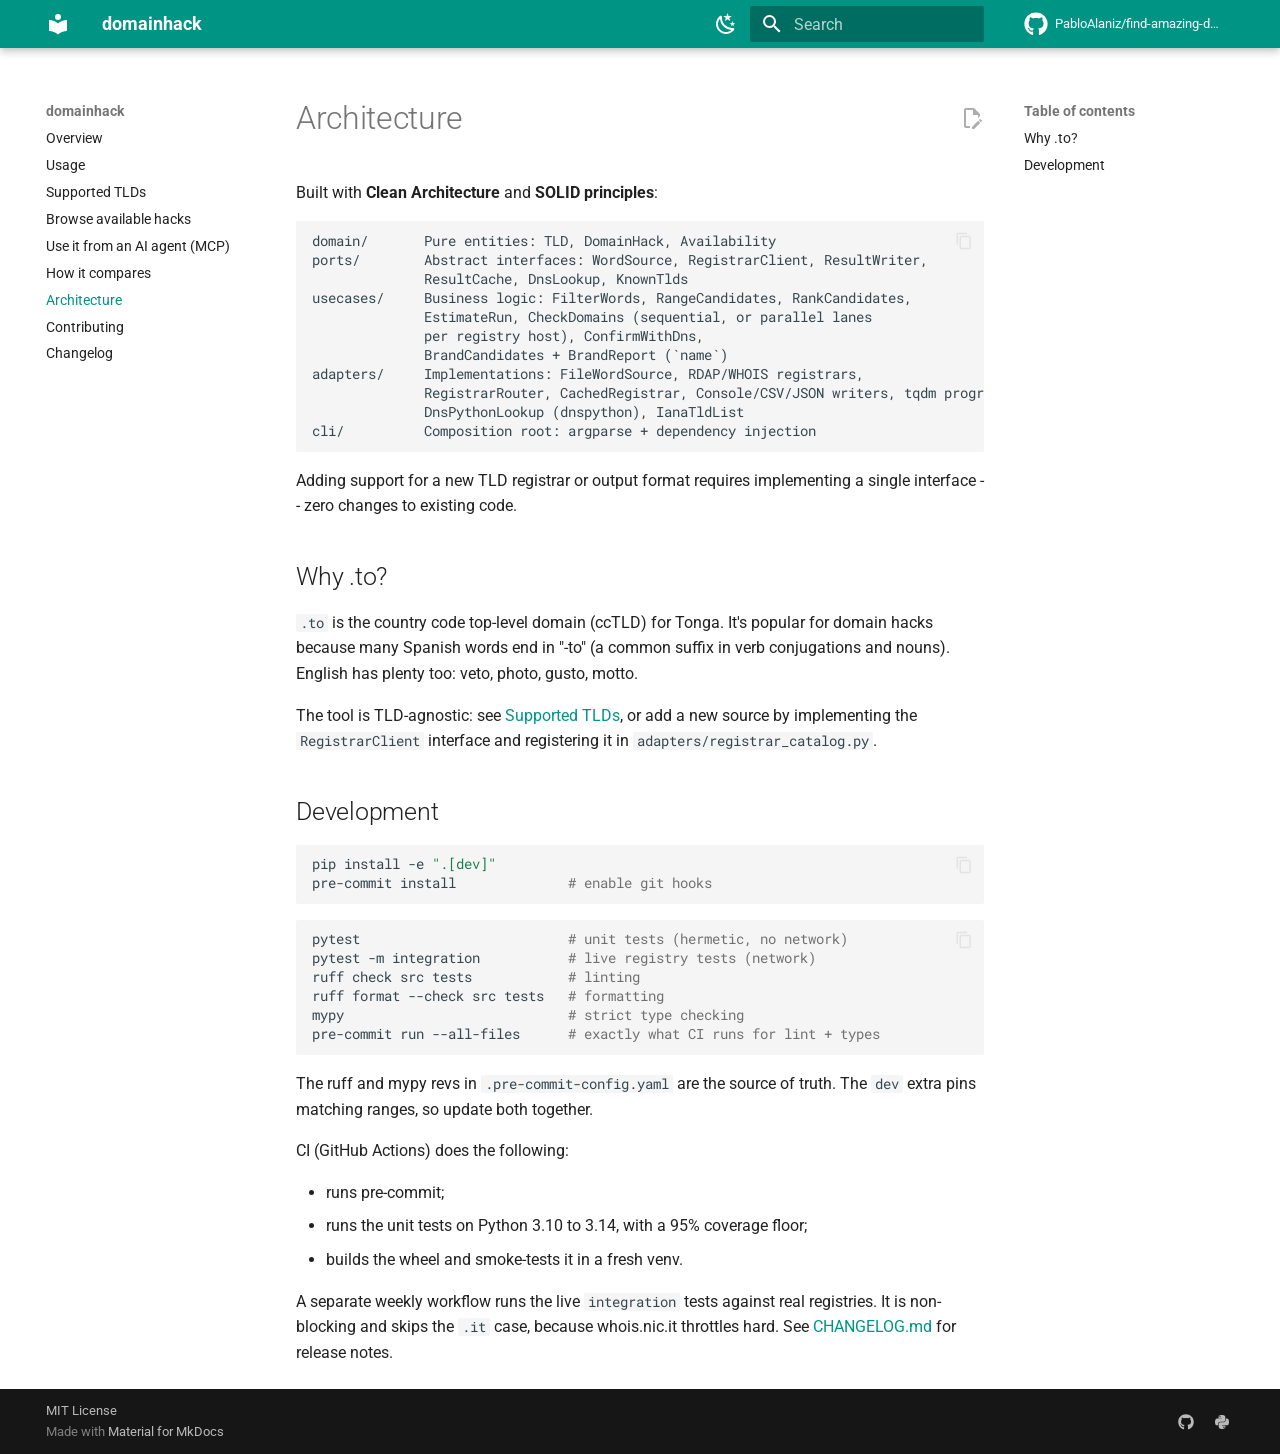
<file: architecture/index.html>
<!doctype html>
<html lang="en" class="no-js">
  <head>
    
      <meta charset="utf-8">
      <meta name="viewport" content="width=device-width,initial-scale=1">
      
        <meta name="description" content="Find domain hacks hiding in real words. Live RDAP and WHOIS availability checks on 170 country-code TLDs plus every generic TLD, with no API keys.">
      
      
      
        <link rel="canonical" href="https://pabloalaniz.github.io/find-amazing-domains/architecture/">
      
      
        <link rel="prev" href="../compare/">
      
      
        <link rel="next" href="../contributing/">
      
      
        
      
      
      <link rel="icon" href="../assets/images/favicon.png">
      <meta name="generator" content="mkdocs-1.6.1, mkdocs-material-9.8.2">
    
    
      
        <title>Architecture - domainhack</title>
      
    
    
      <link rel="stylesheet" href="../assets/stylesheets/main.57a0d79d.min.css">
      
        
        <link rel="stylesheet" href="../assets/stylesheets/palette.fb2fffe2.min.css">
      
      


    
    
      
    
    
      
        
        
        <link rel="preconnect" href="https://fonts.gstatic.com" crossorigin>
        <link rel="stylesheet" href="https://fonts.googleapis.com/css?family=Roboto:300,300i,400,400i,700,700i%7CRoboto+Mono:400,400i,700,700i&display=fallback">
        <style>:root{--md-text-font:"Roboto";--md-code-font:"Roboto Mono"}</style>
      
    
    
      <link rel="stylesheet" href="../stylesheets/browse.css">
    
    <script>__md_scope=new URL("..",location),__md_hash=e=>[...e].reduce(((e,_)=>(e<<5)-e+_.charCodeAt(0)),0),__md_get=(e,_=localStorage,t=__md_scope)=>JSON.parse(_.getItem(t.pathname+"."+e)),__md_set=(e,_,t=localStorage,a=__md_scope)=>{try{t.setItem(a.pathname+"."+e,JSON.stringify(_))}catch(e){}}</script>
    
      

    
    
  </head>
  
  
    
    
      
    
    
    
    
    <body dir="ltr" data-md-color-scheme="default" data-md-color-primary="teal" data-md-color-accent="teal">
  
    
    <input class="md-toggle" data-md-toggle="drawer" type="checkbox" id="__drawer" autocomplete="off">
    <input class="md-toggle" data-md-toggle="search" type="checkbox" id="__search" autocomplete="off">
    <label class="md-overlay" for="__drawer"></label>
    <div data-md-component="skip">
      
        
        <a href="#architecture" class="md-skip">
          Skip to content
        </a>
      
    </div>
    <div data-md-component="announce">
      
    </div>
    
    
      

  

<header class="md-header md-header--shadow" data-md-component="header">
  <nav class="md-header__inner md-grid" aria-label="Header">
    <a href=".." title="domainhack" class="md-header__button md-logo" aria-label="domainhack" data-md-component="logo">
      
  
  <svg xmlns="http://www.w3.org/2000/svg" viewBox="0 0 24 24"><path d="M12 8a3 3 0 0 0 3-3 3 3 0 0 0-3-3 3 3 0 0 0-3 3 3 3 0 0 0 3 3m0 3.54C9.64 9.35 6.5 8 3 8v11c3.5 0 6.64 1.35 9 3.54 2.36-2.19 5.5-3.54 9-3.54V8c-3.5 0-6.64 1.35-9 3.54"/></svg>

    </a>
    <label class="md-header__button md-icon" for="__drawer">
      
      <svg xmlns="http://www.w3.org/2000/svg" viewBox="0 0 24 24"><path d="M3 6h18v2H3zm0 5h18v2H3zm0 5h18v2H3z"/></svg>
    </label>
    <div class="md-header__title" data-md-component="header-title">
      <div class="md-header__ellipsis">
        <div class="md-header__topic">
          <span class="md-ellipsis">
            domainhack
          </span>
        </div>
        <div class="md-header__topic" data-md-component="header-topic">
          <span class="md-ellipsis">
            
              Architecture
            
          </span>
        </div>
      </div>
    </div>
    
      
        <form class="md-header__option" data-md-component="palette">
  
    
    
    
    <input class="md-option" data-md-color-media="(prefers-color-scheme: light)" data-md-color-scheme="default" data-md-color-primary="teal" data-md-color-accent="teal"  aria-label="Dark mode"  type="radio" name="__palette" id="__palette_0">
    
      <label class="md-header__button md-icon" title="Dark mode" for="__palette_1" hidden>
        <svg xmlns="http://www.w3.org/2000/svg" viewBox="0 0 24 24"><path d="m17.75 4.09-2.53 1.94.91 3.06-2.63-1.81-2.63 1.81.91-3.06-2.53-1.94L12.44 4l1.06-3 1.06 3zm3.5 6.91-1.64 1.25.59 1.98-1.7-1.17-1.7 1.17.59-1.98L15.75 11l2.06-.05L18.5 9l.69 1.95zm-2.28 4.95c.83-.08 1.72 1.1 1.19 1.85-.32.45-.66.87-1.08 1.27C15.17 23 8.84 23 4.94 19.07c-3.91-3.9-3.91-10.24 0-14.14.4-.4.82-.76 1.27-1.08.75-.53 1.93.36 1.85 1.19-.27 2.86.69 5.83 2.89 8.02a9.96 9.96 0 0 0 8.02 2.89m-1.64 2.02a12.08 12.08 0 0 1-7.8-3.47c-2.17-2.19-3.33-5-3.49-7.82-2.81 3.14-2.7 7.96.31 10.98 3.02 3.01 7.84 3.12 10.98.31"/></svg>
      </label>
    
  
    
    
    
    <input class="md-option" data-md-color-media="(prefers-color-scheme: dark)" data-md-color-scheme="slate" data-md-color-primary="teal" data-md-color-accent="teal"  aria-label="Light mode"  type="radio" name="__palette" id="__palette_1">
    
      <label class="md-header__button md-icon" title="Light mode" for="__palette_0" hidden>
        <svg xmlns="http://www.w3.org/2000/svg" viewBox="0 0 24 24"><path d="M12 7a5 5 0 0 1 5 5 5 5 0 0 1-5 5 5 5 0 0 1-5-5 5 5 0 0 1 5-5m0 2a3 3 0 0 0-3 3 3 3 0 0 0 3 3 3 3 0 0 0 3-3 3 3 0 0 0-3-3m0-7 2.39 3.42C13.65 5.15 12.84 5 12 5s-1.65.15-2.39.42zM3.34 7l4.16-.35A7.2 7.2 0 0 0 5.94 8.5c-.44.74-.69 1.5-.83 2.29zm.02 10 1.76-3.77a7.131 7.131 0 0 0 2.38 4.14zM20.65 7l-1.77 3.79a7.02 7.02 0 0 0-2.38-4.15zm-.01 10-4.14.36c.59-.51 1.12-1.14 1.54-1.86.42-.73.69-1.5.83-2.29zM12 22l-2.41-3.44c.74.27 1.55.44 2.41.44.82 0 1.63-.17 2.37-.44z"/></svg>
      </label>
    
  
</form>
      
    
    
      <script>var palette=__md_get("__palette");if(palette&&palette.color){if("(prefers-color-scheme)"===palette.color.media){var media=matchMedia("(prefers-color-scheme: light)"),input=document.querySelector(media.matches?"[data-md-color-media='(prefers-color-scheme: light)']":"[data-md-color-media='(prefers-color-scheme: dark)']");palette.color.media=input.getAttribute("data-md-color-media"),palette.color.scheme=input.getAttribute("data-md-color-scheme"),palette.color.primary=input.getAttribute("data-md-color-primary"),palette.color.accent=input.getAttribute("data-md-color-accent")}for(var[key,value]of Object.entries(palette.color))document.body.setAttribute("data-md-color-"+key,value)}</script>
    
    
    
      
      
        <label class="md-header__button md-icon" for="__search">
          
          <svg xmlns="http://www.w3.org/2000/svg" viewBox="0 0 24 24"><path d="M9.5 3A6.5 6.5 0 0 1 16 9.5c0 1.61-.59 3.09-1.56 4.23l.27.27h.79l5 5-1.5 1.5-5-5v-.79l-.27-.27A6.52 6.52 0 0 1 9.5 16 6.5 6.5 0 0 1 3 9.5 6.5 6.5 0 0 1 9.5 3m0 2C7 5 5 7 5 9.5S7 14 9.5 14 14 12 14 9.5 12 5 9.5 5"/></svg>
        </label>
        <div class="md-search" data-md-component="search" role="dialog">
  <label class="md-search__overlay" for="__search"></label>
  <div class="md-search__inner" role="search">
    <form class="md-search__form" name="search">
      <input type="text" class="md-search__input" name="query" aria-label="Search" placeholder="Search" autocapitalize="off" autocorrect="off" autocomplete="off" spellcheck="false" data-md-component="search-query" required>
      <label class="md-search__icon md-icon" for="__search">
        
        <svg xmlns="http://www.w3.org/2000/svg" viewBox="0 0 24 24"><path d="M9.5 3A6.5 6.5 0 0 1 16 9.5c0 1.61-.59 3.09-1.56 4.23l.27.27h.79l5 5-1.5 1.5-5-5v-.79l-.27-.27A6.52 6.52 0 0 1 9.5 16 6.5 6.5 0 0 1 3 9.5 6.5 6.5 0 0 1 9.5 3m0 2C7 5 5 7 5 9.5S7 14 9.5 14 14 12 14 9.5 12 5 9.5 5"/></svg>
        
        <svg xmlns="http://www.w3.org/2000/svg" viewBox="0 0 24 24"><path d="M20 11v2H8l5.5 5.5-1.42 1.42L4.16 12l7.92-7.92L13.5 5.5 8 11z"/></svg>
      </label>
      <nav class="md-search__options" aria-label="Search">
        
        <button type="reset" class="md-search__icon md-icon" title="Clear" aria-label="Clear" tabindex="-1">
          
          <svg xmlns="http://www.w3.org/2000/svg" viewBox="0 0 24 24"><path d="M19 6.41 17.59 5 12 10.59 6.41 5 5 6.41 10.59 12 5 17.59 6.41 19 12 13.41 17.59 19 19 17.59 13.41 12z"/></svg>
        </button>
      </nav>
      
        <div class="md-search__suggest" data-md-component="search-suggest"></div>
      
    </form>
    <div class="md-search__output">
      <div class="md-search__scrollwrap" tabindex="0" data-md-scrollfix>
        <div class="md-search-result" data-md-component="search-result">
          <div class="md-search-result__meta">
            Initializing search
          </div>
          <ol class="md-search-result__list" role="presentation"></ol>
        </div>
      </div>
    </div>
  </div>
</div>
      
    
    
      <div class="md-header__source">
        <a href="https://github.com/PabloAlaniz/find-amazing-domains" title="Go to repository" class="md-source" data-md-component="source">
  <div class="md-source__icon md-icon">
    
    <svg xmlns="http://www.w3.org/2000/svg" viewBox="0 0 512 512"><!--! Font Awesome Free 7.1.0 by @fontawesome - https://fontawesome.com License - https://fontawesome.com/license/free (Icons: CC BY 4.0, Fonts: SIL OFL 1.1, Code: MIT License) Copyright 2025 Fonticons, Inc.--><path d="M173.9 397.4c0 2-2.3 3.6-5.2 3.6-3.3.3-5.6-1.3-5.6-3.6 0-2 2.3-3.6 5.2-3.6 3-.3 5.6 1.3 5.6 3.6m-31.1-4.5c-.7 2 1.3 4.3 4.3 4.9 2.6 1 5.6 0 6.2-2s-1.3-4.3-4.3-5.2c-2.6-.7-5.5.3-6.2 2.3m44.2-1.7c-2.9.7-4.9 2.6-4.6 4.9.3 2 2.9 3.3 5.9 2.6 2.9-.7 4.9-2.6 4.6-4.6-.3-1.9-3-3.2-5.9-2.9M252.8 8C114.1 8 8 113.3 8 252c0 110.9 69.8 205.8 169.5 239.2 12.8 2.3 17.3-5.6 17.3-12.1 0-6.2-.3-40.4-.3-61.4 0 0-70 15-84.7-29.8 0 0-11.4-29.1-27.8-36.6 0 0-22.9-15.7 1.6-15.4 0 0 24.9 2 38.6 25.8 21.9 38.6 58.6 27.5 72.9 20.9 2.3-16 8.8-27.1 16-33.7-55.9-6.2-112.3-14.3-112.3-110.5 0-27.5 7.6-41.3 23.6-58.9-2.6-6.5-11.1-33.3 2.6-67.9 20.9-6.5 69 27 69 27 20-5.6 41.5-8.5 62.8-8.5s42.8 2.9 62.8 8.5c0 0 48.1-33.6 69-27 13.7 34.7 5.2 61.4 2.6 67.9 16 17.7 25.8 31.5 25.8 58.9 0 96.5-58.9 104.2-114.8 110.5 9.2 7.9 17 22.9 17 46.4 0 33.7-.3 75.4-.3 83.6 0 6.5 4.6 14.4 17.3 12.1C436.2 457.8 504 362.9 504 252 504 113.3 391.5 8 252.8 8M105.2 352.9c-1.3 1-1 3.3.7 5.2 1.6 1.6 3.9 2.3 5.2 1 1.3-1 1-3.3-.7-5.2-1.6-1.6-3.9-2.3-5.2-1m-10.8-8.1c-.7 1.3.3 2.9 2.3 3.9 1.6 1 3.6.7 4.3-.7.7-1.3-.3-2.9-2.3-3.9-2-.6-3.6-.3-4.3.7m32.4 35.6c-1.6 1.3-1 4.3 1.3 6.2 2.3 2.3 5.2 2.6 6.5 1 1.3-1.3.7-4.3-1.3-6.2-2.2-2.3-5.2-2.6-6.5-1m-11.4-14.7c-1.6 1-1.6 3.6 0 5.9s4.3 3.3 5.6 2.3c1.6-1.3 1.6-3.9 0-6.2-1.4-2.3-4-3.3-5.6-2"/></svg>
  </div>
  <div class="md-source__repository">
    PabloAlaniz/find-amazing-domains
  </div>
</a>
      </div>
    
  </nav>
  
</header>
    
    <div class="md-container" data-md-component="container">
      
      
        
          
        
      
      <main class="md-main" data-md-component="main">
        <div class="md-main__inner md-grid">
          
            
              
              <div class="md-sidebar md-sidebar--primary" data-md-component="sidebar" data-md-type="navigation" >
                <div class="md-sidebar__scrollwrap">
                  <div class="md-sidebar__inner">
                    



<nav class="md-nav md-nav--primary" aria-label="Navigation" data-md-level="0">
  <label class="md-nav__title" for="__drawer">
    <a href=".." title="domainhack" class="md-nav__button md-logo" aria-label="domainhack" data-md-component="logo">
      
  
  <svg xmlns="http://www.w3.org/2000/svg" viewBox="0 0 24 24"><path d="M12 8a3 3 0 0 0 3-3 3 3 0 0 0-3-3 3 3 0 0 0-3 3 3 3 0 0 0 3 3m0 3.54C9.64 9.35 6.5 8 3 8v11c3.5 0 6.64 1.35 9 3.54 2.36-2.19 5.5-3.54 9-3.54V8c-3.5 0-6.64 1.35-9 3.54"/></svg>

    </a>
    domainhack
  </label>
  
    <div class="md-nav__source">
      <a href="https://github.com/PabloAlaniz/find-amazing-domains" title="Go to repository" class="md-source" data-md-component="source">
  <div class="md-source__icon md-icon">
    
    <svg xmlns="http://www.w3.org/2000/svg" viewBox="0 0 512 512"><!--! Font Awesome Free 7.1.0 by @fontawesome - https://fontawesome.com License - https://fontawesome.com/license/free (Icons: CC BY 4.0, Fonts: SIL OFL 1.1, Code: MIT License) Copyright 2025 Fonticons, Inc.--><path d="M173.9 397.4c0 2-2.3 3.6-5.2 3.6-3.3.3-5.6-1.3-5.6-3.6 0-2 2.3-3.6 5.2-3.6 3-.3 5.6 1.3 5.6 3.6m-31.1-4.5c-.7 2 1.3 4.3 4.3 4.9 2.6 1 5.6 0 6.2-2s-1.3-4.3-4.3-5.2c-2.6-.7-5.5.3-6.2 2.3m44.2-1.7c-2.9.7-4.9 2.6-4.6 4.9.3 2 2.9 3.3 5.9 2.6 2.9-.7 4.9-2.6 4.6-4.6-.3-1.9-3-3.2-5.9-2.9M252.8 8C114.1 8 8 113.3 8 252c0 110.9 69.8 205.8 169.5 239.2 12.8 2.3 17.3-5.6 17.3-12.1 0-6.2-.3-40.4-.3-61.4 0 0-70 15-84.7-29.8 0 0-11.4-29.1-27.8-36.6 0 0-22.9-15.7 1.6-15.4 0 0 24.9 2 38.6 25.8 21.9 38.6 58.6 27.5 72.9 20.9 2.3-16 8.8-27.1 16-33.7-55.9-6.2-112.3-14.3-112.3-110.5 0-27.5 7.6-41.3 23.6-58.9-2.6-6.5-11.1-33.3 2.6-67.9 20.9-6.5 69 27 69 27 20-5.6 41.5-8.5 62.8-8.5s42.8 2.9 62.8 8.5c0 0 48.1-33.6 69-27 13.7 34.7 5.2 61.4 2.6 67.9 16 17.7 25.8 31.5 25.8 58.9 0 96.5-58.9 104.2-114.8 110.5 9.2 7.9 17 22.9 17 46.4 0 33.7-.3 75.4-.3 83.6 0 6.5 4.6 14.4 17.3 12.1C436.2 457.8 504 362.9 504 252 504 113.3 391.5 8 252.8 8M105.2 352.9c-1.3 1-1 3.3.7 5.2 1.6 1.6 3.9 2.3 5.2 1 1.3-1 1-3.3-.7-5.2-1.6-1.6-3.9-2.3-5.2-1m-10.8-8.1c-.7 1.3.3 2.9 2.3 3.9 1.6 1 3.6.7 4.3-.7.7-1.3-.3-2.9-2.3-3.9-2-.6-3.6-.3-4.3.7m32.4 35.6c-1.6 1.3-1 4.3 1.3 6.2 2.3 2.3 5.2 2.6 6.5 1 1.3-1.3.7-4.3-1.3-6.2-2.2-2.3-5.2-2.6-6.5-1m-11.4-14.7c-1.6 1-1.6 3.6 0 5.9s4.3 3.3 5.6 2.3c1.6-1.3 1.6-3.9 0-6.2-1.4-2.3-4-3.3-5.6-2"/></svg>
  </div>
  <div class="md-source__repository">
    PabloAlaniz/find-amazing-domains
  </div>
</a>
    </div>
  
  <ul class="md-nav__list" data-md-scrollfix>
    
      
      
  
  
  
  
    <li class="md-nav__item">
      <a href=".." class="md-nav__link">
        
  
  
  <span class="md-ellipsis">
    
  
    Overview
  

    
  </span>
  
  

      </a>
    </li>
  

    
      
      
  
  
  
  
    <li class="md-nav__item">
      <a href="../usage/" class="md-nav__link">
        
  
  
  <span class="md-ellipsis">
    
  
    Usage
  

    
  </span>
  
  

      </a>
    </li>
  

    
      
      
  
  
  
  
    <li class="md-nav__item">
      <a href="../tlds/" class="md-nav__link">
        
  
  
  <span class="md-ellipsis">
    
  
    Supported TLDs
  

    
  </span>
  
  

      </a>
    </li>
  

    
      
      
  
  
  
  
    <li class="md-nav__item">
      <a href="../browse/" class="md-nav__link">
        
  
  
  <span class="md-ellipsis">
    
  
    Browse available hacks
  

    
  </span>
  
  

      </a>
    </li>
  

    
      
      
  
  
  
  
    <li class="md-nav__item">
      <a href="../mcp/" class="md-nav__link">
        
  
  
  <span class="md-ellipsis">
    
  
    Use it from an AI agent (MCP)
  

    
  </span>
  
  

      </a>
    </li>
  

    
      
      
  
  
  
  
    <li class="md-nav__item">
      <a href="../compare/" class="md-nav__link">
        
  
  
  <span class="md-ellipsis">
    
  
    How it compares
  

    
  </span>
  
  

      </a>
    </li>
  

    
      
      
  
  
    
  
  
  
    <li class="md-nav__item md-nav__item--active">
      
      <input class="md-nav__toggle md-toggle" type="checkbox" id="__toc">
      
      
        
      
      
        <label class="md-nav__link md-nav__link--active" for="__toc">
          
  
  
  <span class="md-ellipsis">
    
  
    Architecture
  

    
  </span>
  
  

          <span class="md-nav__icon md-icon"></span>
        </label>
      
      <a href="./" class="md-nav__link md-nav__link--active">
        
  
  
  <span class="md-ellipsis">
    
  
    Architecture
  

    
  </span>
  
  

      </a>
      
        

<nav class="md-nav md-nav--secondary" aria-label="Table of contents">
  
  
  
    
  
  
    <label class="md-nav__title" for="__toc">
      <span class="md-nav__icon md-icon"></span>
      Table of contents
    </label>
    <ul class="md-nav__list" data-md-component="toc" data-md-scrollfix>
      
        <li class="md-nav__item">
  <a href="#why-to" class="md-nav__link">
    <span class="md-ellipsis">
      
        Why .to?
      
    </span>
  </a>
  
</li>
      
        <li class="md-nav__item">
  <a href="#development" class="md-nav__link">
    <span class="md-ellipsis">
      
        Development
      
    </span>
  </a>
  
</li>
      
    </ul>
  
</nav>
      
    </li>
  

    
      
      
  
  
  
  
    <li class="md-nav__item">
      <a href="../contributing/" class="md-nav__link">
        
  
  
  <span class="md-ellipsis">
    
  
    Contributing
  

    
  </span>
  
  

      </a>
    </li>
  

    
      
      
  
  
  
  
    <li class="md-nav__item">
      <a href="../changelog/" class="md-nav__link">
        
  
  
  <span class="md-ellipsis">
    
  
    Changelog
  

    
  </span>
  
  

      </a>
    </li>
  

    
  </ul>
</nav>
                  </div>
                </div>
              </div>
            
            
              
              <div class="md-sidebar md-sidebar--secondary" data-md-component="sidebar" data-md-type="toc" >
                <div class="md-sidebar__scrollwrap">
                  <div class="md-sidebar__inner">
                    

<nav class="md-nav md-nav--secondary" aria-label="Table of contents">
  
  
  
    
  
  
    <label class="md-nav__title" for="__toc">
      <span class="md-nav__icon md-icon"></span>
      Table of contents
    </label>
    <ul class="md-nav__list" data-md-component="toc" data-md-scrollfix>
      
        <li class="md-nav__item">
  <a href="#why-to" class="md-nav__link">
    <span class="md-ellipsis">
      
        Why .to?
      
    </span>
  </a>
  
</li>
      
        <li class="md-nav__item">
  <a href="#development" class="md-nav__link">
    <span class="md-ellipsis">
      
        Development
      
    </span>
  </a>
  
</li>
      
    </ul>
  
</nav>
                  </div>
                </div>
              </div>
            
          
          
            <div class="md-content" data-md-component="content">
              
              <article class="md-content__inner md-typeset">
                
                  


  
    <a href="https://github.com/PabloAlaniz/find-amazing-domains/edit/main/docs/architecture.md" title="Edit this page" class="md-content__button md-icon" rel="edit">
      
      <svg xmlns="http://www.w3.org/2000/svg" viewBox="0 0 24 24"><path d="M10 20H6V4h7v5h5v3.1l2-2V8l-6-6H6c-1.1 0-2 .9-2 2v16c0 1.1.9 2 2 2h4zm10.2-7c.1 0 .3.1.4.2l1.3 1.3c.2.2.2.6 0 .8l-1 1-2.1-2.1 1-1c.1-.1.2-.2.4-.2m0 3.9L14.1 23H12v-2.1l6.1-6.1z"/></svg>
    </a>
  
  


<h1 id="architecture">Architecture<a class="headerlink" href="#architecture" title="Permanent link">&para;</a></h1>
<p>Built with <strong>Clean Architecture</strong> and <strong>SOLID principles</strong>:</p>
<div class="highlight"><pre><span></span><code>domain/       Pure entities: TLD, DomainHack, Availability
ports/        Abstract interfaces: WordSource, RegistrarClient, ResultWriter,
              ResultCache, DnsLookup, KnownTlds
usecases/     Business logic: FilterWords, RangeCandidates, RankCandidates,
              EstimateRun, CheckDomains (sequential, or parallel lanes
              per registry host), ConfirmWithDns,
              BrandCandidates + BrandReport (`name`)
adapters/     Implementations: FileWordSource, RDAP/WHOIS registrars,
              RegistrarRouter, CachedRegistrar, Console/CSV/JSON writers, tqdm progress,
              DnsPythonLookup (dnspython), IanaTldList
cli/          Composition root: argparse + dependency injection
</code></pre></div>
<p>Adding support for a new TLD registrar or output format requires implementing a single interface -- zero changes to existing code.</p>
<h2 id="why-to">Why .to?<a class="headerlink" href="#why-to" title="Permanent link">&para;</a></h2>
<p><code>.to</code> is the country code top-level domain (ccTLD) for Tonga. It's popular for domain hacks because many Spanish words end in "-to" (a common suffix in verb conjugations and nouns). English has plenty too: veto, photo, gusto, motto.</p>
<p>The tool is TLD-agnostic: see <a href="../tlds/">Supported TLDs</a>, or add a new source by implementing the <code>RegistrarClient</code> interface and registering it in <code>adapters/registrar_catalog.py</code>.</p>
<h2 id="development">Development<a class="headerlink" href="#development" title="Permanent link">&para;</a></h2>
<div class="highlight"><pre><span></span><code>pip<span class="w"> </span>install<span class="w"> </span>-e<span class="w"> </span><span class="s2">".[dev]"</span>
pre-commit<span class="w"> </span>install<span class="w">              </span><span class="c1"># enable git hooks</span>
</code></pre></div>
<div class="highlight"><pre><span></span><code>pytest<span class="w">                          </span><span class="c1"># unit tests (hermetic, no network)</span>
pytest<span class="w"> </span>-m<span class="w"> </span>integration<span class="w">           </span><span class="c1"># live registry tests (network)</span>
ruff<span class="w"> </span>check<span class="w"> </span>src<span class="w"> </span>tests<span class="w">            </span><span class="c1"># linting</span>
ruff<span class="w"> </span>format<span class="w"> </span>--check<span class="w"> </span>src<span class="w"> </span>tests<span class="w">   </span><span class="c1"># formatting</span>
mypy<span class="w">                            </span><span class="c1"># strict type checking</span>
pre-commit<span class="w"> </span>run<span class="w"> </span>--all-files<span class="w">      </span><span class="c1"># exactly what CI runs for lint + types</span>
</code></pre></div>
<p>The ruff and mypy revs in <code>.pre-commit-config.yaml</code> are the source of truth. The <code>dev</code> extra pins matching ranges, so update both together.</p>
<p>CI (GitHub Actions) does the following:</p>
<ul>
<li>runs pre-commit;</li>
<li>runs the unit tests on Python 3.10 to 3.14, with a 95% coverage floor;</li>
<li>builds the wheel and smoke-tests it in a fresh venv.</li>
</ul>
<p>A separate weekly workflow runs the live <code>integration</code> tests against real registries. It is non-blocking and skips the <code>.it</code> case, because whois.nic.it throttles hard. See <a href="https://github.com/PabloAlaniz/find-amazing-domains/blob/main/CHANGELOG.md">CHANGELOG.md</a> for release notes.</p>












                
              </article>
            </div>
          
          
<script>var target=document.getElementById(location.hash.slice(1));target&&target.name&&(target.checked=target.name.startsWith("__tabbed_"))</script>
        </div>
        
          <button type="button" class="md-top md-icon" data-md-component="top" hidden>
  
  <svg xmlns="http://www.w3.org/2000/svg" viewBox="0 0 24 24"><path d="M13 20h-2V8l-5.5 5.5-1.42-1.42L12 4.16l7.92 7.92-1.42 1.42L13 8z"/></svg>
  Back to top
</button>
        
      </main>
      
        <footer class="md-footer">
  
  <div class="md-footer-meta md-typeset">
    <div class="md-footer-meta__inner md-grid">
      <div class="md-copyright">
  
    <div class="md-copyright__highlight">
      MIT License
    </div>
  
  
    Made with
    <a href="https://squidfunk.github.io/mkdocs-material/" target="_blank" rel="noopener">
      Material for MkDocs
    </a>
  
</div>
      
        
<div class="md-social">
  
    
    
    
    
      
      
    
    <a href="https://github.com/PabloAlaniz/find-amazing-domains" target="_blank" rel="noopener" title="github.com" class="md-social__link">
      <svg xmlns="http://www.w3.org/2000/svg" viewBox="0 0 512 512"><!--! Font Awesome Free 7.1.0 by @fontawesome - https://fontawesome.com License - https://fontawesome.com/license/free (Icons: CC BY 4.0, Fonts: SIL OFL 1.1, Code: MIT License) Copyright 2025 Fonticons, Inc.--><path d="M173.9 397.4c0 2-2.3 3.6-5.2 3.6-3.3.3-5.6-1.3-5.6-3.6 0-2 2.3-3.6 5.2-3.6 3-.3 5.6 1.3 5.6 3.6m-31.1-4.5c-.7 2 1.3 4.3 4.3 4.9 2.6 1 5.6 0 6.2-2s-1.3-4.3-4.3-5.2c-2.6-.7-5.5.3-6.2 2.3m44.2-1.7c-2.9.7-4.9 2.6-4.6 4.9.3 2 2.9 3.3 5.9 2.6 2.9-.7 4.9-2.6 4.6-4.6-.3-1.9-3-3.2-5.9-2.9M252.8 8C114.1 8 8 113.3 8 252c0 110.9 69.8 205.8 169.5 239.2 12.8 2.3 17.3-5.6 17.3-12.1 0-6.2-.3-40.4-.3-61.4 0 0-70 15-84.7-29.8 0 0-11.4-29.1-27.8-36.6 0 0-22.9-15.7 1.6-15.4 0 0 24.9 2 38.6 25.8 21.9 38.6 58.6 27.5 72.9 20.9 2.3-16 8.8-27.1 16-33.7-55.9-6.2-112.3-14.3-112.3-110.5 0-27.5 7.6-41.3 23.6-58.9-2.6-6.5-11.1-33.3 2.6-67.9 20.9-6.5 69 27 69 27 20-5.6 41.5-8.5 62.8-8.5s42.8 2.9 62.8 8.5c0 0 48.1-33.6 69-27 13.7 34.7 5.2 61.4 2.6 67.9 16 17.7 25.8 31.5 25.8 58.9 0 96.5-58.9 104.2-114.8 110.5 9.2 7.9 17 22.9 17 46.4 0 33.7-.3 75.4-.3 83.6 0 6.5 4.6 14.4 17.3 12.1C436.2 457.8 504 362.9 504 252 504 113.3 391.5 8 252.8 8M105.2 352.9c-1.3 1-1 3.3.7 5.2 1.6 1.6 3.9 2.3 5.2 1 1.3-1 1-3.3-.7-5.2-1.6-1.6-3.9-2.3-5.2-1m-10.8-8.1c-.7 1.3.3 2.9 2.3 3.9 1.6 1 3.6.7 4.3-.7.7-1.3-.3-2.9-2.3-3.9-2-.6-3.6-.3-4.3.7m32.4 35.6c-1.6 1.3-1 4.3 1.3 6.2 2.3 2.3 5.2 2.6 6.5 1 1.3-1.3.7-4.3-1.3-6.2-2.2-2.3-5.2-2.6-6.5-1m-11.4-14.7c-1.6 1-1.6 3.6 0 5.9s4.3 3.3 5.6 2.3c1.6-1.3 1.6-3.9 0-6.2-1.4-2.3-4-3.3-5.6-2"/></svg>
    </a>
  
    
    
    
    
      
      
    
    <a href="https://pypi.org/project/domainhack/" target="_blank" rel="noopener" title="pypi.org" class="md-social__link">
      <svg xmlns="http://www.w3.org/2000/svg" viewBox="0 0 448 512"><!--! Font Awesome Free 7.1.0 by @fontawesome - https://fontawesome.com License - https://fontawesome.com/license/free (Icons: CC BY 4.0, Fonts: SIL OFL 1.1, Code: MIT License) Copyright 2025 Fonticons, Inc.--><path d="M439.8 200.5c-7.7-30.9-22.3-54.2-53.4-54.2h-40.1v47.4c0 36.8-31.2 67.8-66.8 67.8H172.7c-29.2 0-53.4 25-53.4 54.3v101.8c0 29 25.2 46 53.4 54.3 33.8 9.9 66.3 11.7 106.8 0 26.9-7.8 53.4-23.5 53.4-54.3v-40.7H226.2v-13.6h160.2c31.1 0 42.6-21.7 53.4-54.2 11.2-33.5 10.7-65.7 0-108.6M286.2 444.7a20.4 20.4 0 1 1 0-40.7 20.4 20.4 0 1 1 0 40.7M167.8 248.1h106.8c29.7 0 53.4-24.5 53.4-54.3V91.9c0-29-24.4-50.7-53.4-55.6-35.8-5.9-74.7-5.6-106.8.1-45.2 8-53.4 24.7-53.4 55.6v40.7h106.9v13.6h-147c-31.1 0-58.3 18.7-66.8 54.2-9.8 40.7-10.2 66.1 0 108.6 7.6 31.6 25.7 54.2 56.8 54.2H101v-48.8c0-35.3 30.5-66.4 66.8-66.4m-6.6-183.4a20.4 20.4 0 1 1 0 40.8 20.4 20.4 0 1 1 0-40.8"/></svg>
    </a>
  
</div>
      
    </div>
  </div>
</footer>
      
    </div>
    <div class="md-dialog" data-md-component="dialog">
      <div class="md-dialog__inner md-typeset"></div>
    </div>
    
    
    
      
      
      <script id="__config" type="application/json">{"annotate": null, "base": "..", "features": ["navigation.instant", "navigation.tracking", "navigation.top", "toc.follow", "content.code.copy", "content.action.edit", "search.suggest"], "search": "../assets/javascripts/workers/search.a7633da7.min.js", "tags": null, "translations": {"clipboard.copied": "Copied to clipboard", "clipboard.copy": "Copy to clipboard", "search.result.more.one": "1 more on this page", "search.result.more.other": "# more on this page", "search.result.none": "No matching documents", "search.result.one": "1 matching document", "search.result.other": "# matching documents", "search.result.placeholder": "Type to start searching", "search.result.term.missing": "Missing", "select.version": "Select version"}, "version": null}</script>
    
    
      <script src="../assets/javascripts/bundle.a5f9d56c.min.js"></script>
      
        <script src="../javascripts/browse.js"></script>
      
    
  </body>
</html>
</file>
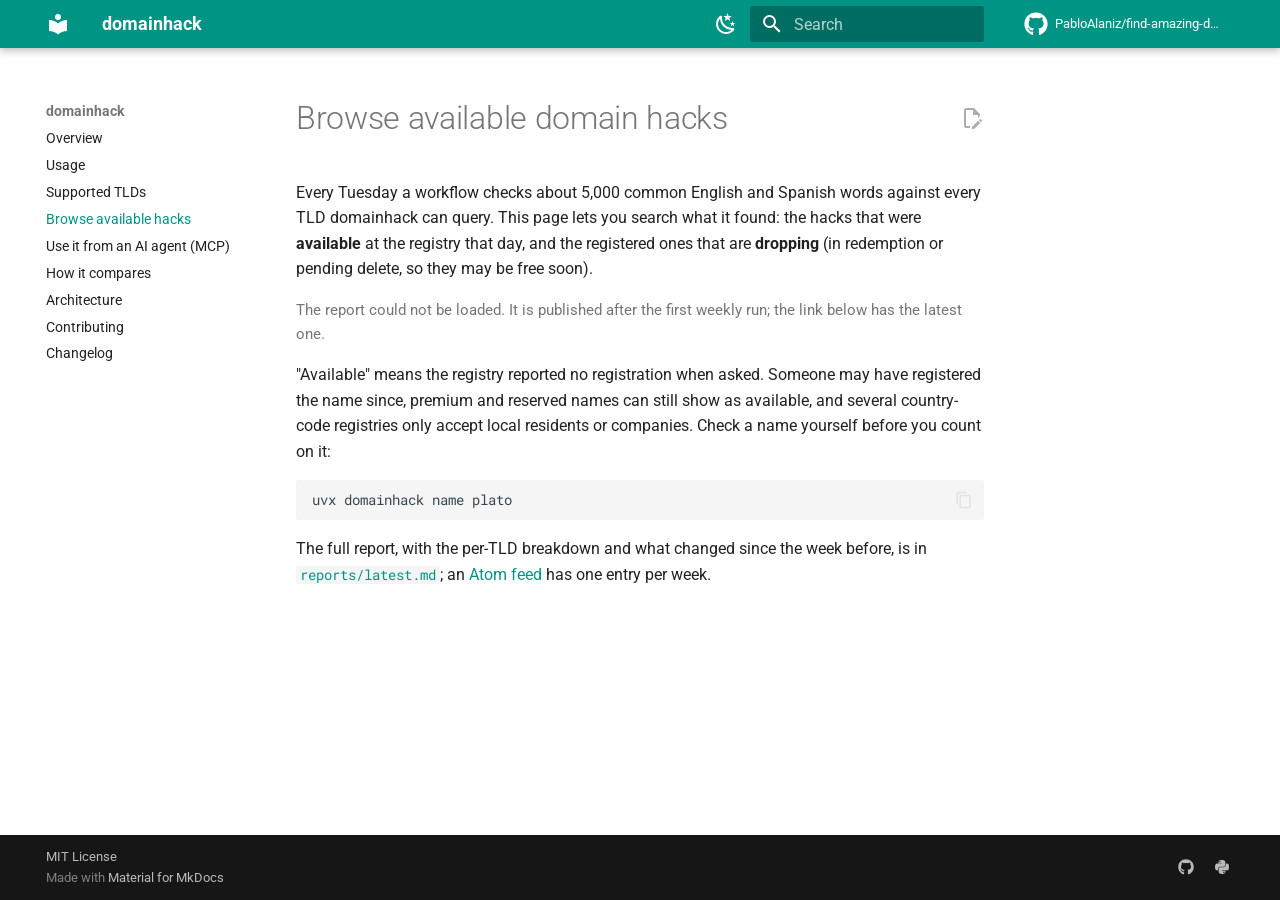
<file: browse/index.html>
<!doctype html>
<html lang="en" class="no-js">
  <head>
    
      <meta charset="utf-8">
      <meta name="viewport" content="width=device-width,initial-scale=1">
      
        <meta name="description" content="Find domain hacks hiding in real words. Live RDAP and WHOIS availability checks on 170 country-code TLDs plus every generic TLD, with no API keys.">
      
      
      
        <link rel="canonical" href="https://pabloalaniz.github.io/find-amazing-domains/browse/">
      
      
        <link rel="prev" href="../tlds/">
      
      
        <link rel="next" href="../mcp/">
      
      
        
      
      
      <link rel="icon" href="../assets/images/favicon.png">
      <meta name="generator" content="mkdocs-1.6.1, mkdocs-material-9.8.2">
    
    
      
        <title>Browse available hacks - domainhack</title>
      
    
    
      <link rel="stylesheet" href="../assets/stylesheets/main.57a0d79d.min.css">
      
        
        <link rel="stylesheet" href="../assets/stylesheets/palette.fb2fffe2.min.css">
      
      


    
    
      
    
    
      
        
        
        <link rel="preconnect" href="https://fonts.gstatic.com" crossorigin>
        <link rel="stylesheet" href="https://fonts.googleapis.com/css?family=Roboto:300,300i,400,400i,700,700i%7CRoboto+Mono:400,400i,700,700i&display=fallback">
        <style>:root{--md-text-font:"Roboto";--md-code-font:"Roboto Mono"}</style>
      
    
    
      <link rel="stylesheet" href="../stylesheets/browse.css">
    
    <script>__md_scope=new URL("..",location),__md_hash=e=>[...e].reduce(((e,_)=>(e<<5)-e+_.charCodeAt(0)),0),__md_get=(e,_=localStorage,t=__md_scope)=>JSON.parse(_.getItem(t.pathname+"."+e)),__md_set=(e,_,t=localStorage,a=__md_scope)=>{try{t.setItem(a.pathname+"."+e,JSON.stringify(_))}catch(e){}}</script>
    
      

    
    
  </head>
  
  
    
    
      
    
    
    
    
    <body dir="ltr" data-md-color-scheme="default" data-md-color-primary="teal" data-md-color-accent="teal">
  
    
    <input class="md-toggle" data-md-toggle="drawer" type="checkbox" id="__drawer" autocomplete="off">
    <input class="md-toggle" data-md-toggle="search" type="checkbox" id="__search" autocomplete="off">
    <label class="md-overlay" for="__drawer"></label>
    <div data-md-component="skip">
      
        
        <a href="#browse-available-domain-hacks" class="md-skip">
          Skip to content
        </a>
      
    </div>
    <div data-md-component="announce">
      
    </div>
    
    
      

  

<header class="md-header md-header--shadow" data-md-component="header">
  <nav class="md-header__inner md-grid" aria-label="Header">
    <a href=".." title="domainhack" class="md-header__button md-logo" aria-label="domainhack" data-md-component="logo">
      
  
  <svg xmlns="http://www.w3.org/2000/svg" viewBox="0 0 24 24"><path d="M12 8a3 3 0 0 0 3-3 3 3 0 0 0-3-3 3 3 0 0 0-3 3 3 3 0 0 0 3 3m0 3.54C9.64 9.35 6.5 8 3 8v11c3.5 0 6.64 1.35 9 3.54 2.36-2.19 5.5-3.54 9-3.54V8c-3.5 0-6.64 1.35-9 3.54"/></svg>

    </a>
    <label class="md-header__button md-icon" for="__drawer">
      
      <svg xmlns="http://www.w3.org/2000/svg" viewBox="0 0 24 24"><path d="M3 6h18v2H3zm0 5h18v2H3zm0 5h18v2H3z"/></svg>
    </label>
    <div class="md-header__title" data-md-component="header-title">
      <div class="md-header__ellipsis">
        <div class="md-header__topic">
          <span class="md-ellipsis">
            domainhack
          </span>
        </div>
        <div class="md-header__topic" data-md-component="header-topic">
          <span class="md-ellipsis">
            
              Browse available hacks
            
          </span>
        </div>
      </div>
    </div>
    
      
        <form class="md-header__option" data-md-component="palette">
  
    
    
    
    <input class="md-option" data-md-color-media="(prefers-color-scheme: light)" data-md-color-scheme="default" data-md-color-primary="teal" data-md-color-accent="teal"  aria-label="Dark mode"  type="radio" name="__palette" id="__palette_0">
    
      <label class="md-header__button md-icon" title="Dark mode" for="__palette_1" hidden>
        <svg xmlns="http://www.w3.org/2000/svg" viewBox="0 0 24 24"><path d="m17.75 4.09-2.53 1.94.91 3.06-2.63-1.81-2.63 1.81.91-3.06-2.53-1.94L12.44 4l1.06-3 1.06 3zm3.5 6.91-1.64 1.25.59 1.98-1.7-1.17-1.7 1.17.59-1.98L15.75 11l2.06-.05L18.5 9l.69 1.95zm-2.28 4.95c.83-.08 1.72 1.1 1.19 1.85-.32.45-.66.87-1.08 1.27C15.17 23 8.84 23 4.94 19.07c-3.91-3.9-3.91-10.24 0-14.14.4-.4.82-.76 1.27-1.08.75-.53 1.93.36 1.85 1.19-.27 2.86.69 5.83 2.89 8.02a9.96 9.96 0 0 0 8.02 2.89m-1.64 2.02a12.08 12.08 0 0 1-7.8-3.47c-2.17-2.19-3.33-5-3.49-7.82-2.81 3.14-2.7 7.96.31 10.98 3.02 3.01 7.84 3.12 10.98.31"/></svg>
      </label>
    
  
    
    
    
    <input class="md-option" data-md-color-media="(prefers-color-scheme: dark)" data-md-color-scheme="slate" data-md-color-primary="teal" data-md-color-accent="teal"  aria-label="Light mode"  type="radio" name="__palette" id="__palette_1">
    
      <label class="md-header__button md-icon" title="Light mode" for="__palette_0" hidden>
        <svg xmlns="http://www.w3.org/2000/svg" viewBox="0 0 24 24"><path d="M12 7a5 5 0 0 1 5 5 5 5 0 0 1-5 5 5 5 0 0 1-5-5 5 5 0 0 1 5-5m0 2a3 3 0 0 0-3 3 3 3 0 0 0 3 3 3 3 0 0 0 3-3 3 3 0 0 0-3-3m0-7 2.39 3.42C13.65 5.15 12.84 5 12 5s-1.65.15-2.39.42zM3.34 7l4.16-.35A7.2 7.2 0 0 0 5.94 8.5c-.44.74-.69 1.5-.83 2.29zm.02 10 1.76-3.77a7.131 7.131 0 0 0 2.38 4.14zM20.65 7l-1.77 3.79a7.02 7.02 0 0 0-2.38-4.15zm-.01 10-4.14.36c.59-.51 1.12-1.14 1.54-1.86.42-.73.69-1.5.83-2.29zM12 22l-2.41-3.44c.74.27 1.55.44 2.41.44.82 0 1.63-.17 2.37-.44z"/></svg>
      </label>
    
  
</form>
      
    
    
      <script>var palette=__md_get("__palette");if(palette&&palette.color){if("(prefers-color-scheme)"===palette.color.media){var media=matchMedia("(prefers-color-scheme: light)"),input=document.querySelector(media.matches?"[data-md-color-media='(prefers-color-scheme: light)']":"[data-md-color-media='(prefers-color-scheme: dark)']");palette.color.media=input.getAttribute("data-md-color-media"),palette.color.scheme=input.getAttribute("data-md-color-scheme"),palette.color.primary=input.getAttribute("data-md-color-primary"),palette.color.accent=input.getAttribute("data-md-color-accent")}for(var[key,value]of Object.entries(palette.color))document.body.setAttribute("data-md-color-"+key,value)}</script>
    
    
    
      
      
        <label class="md-header__button md-icon" for="__search">
          
          <svg xmlns="http://www.w3.org/2000/svg" viewBox="0 0 24 24"><path d="M9.5 3A6.5 6.5 0 0 1 16 9.5c0 1.61-.59 3.09-1.56 4.23l.27.27h.79l5 5-1.5 1.5-5-5v-.79l-.27-.27A6.52 6.52 0 0 1 9.5 16 6.5 6.5 0 0 1 3 9.5 6.5 6.5 0 0 1 9.5 3m0 2C7 5 5 7 5 9.5S7 14 9.5 14 14 12 14 9.5 12 5 9.5 5"/></svg>
        </label>
        <div class="md-search" data-md-component="search" role="dialog">
  <label class="md-search__overlay" for="__search"></label>
  <div class="md-search__inner" role="search">
    <form class="md-search__form" name="search">
      <input type="text" class="md-search__input" name="query" aria-label="Search" placeholder="Search" autocapitalize="off" autocorrect="off" autocomplete="off" spellcheck="false" data-md-component="search-query" required>
      <label class="md-search__icon md-icon" for="__search">
        
        <svg xmlns="http://www.w3.org/2000/svg" viewBox="0 0 24 24"><path d="M9.5 3A6.5 6.5 0 0 1 16 9.5c0 1.61-.59 3.09-1.56 4.23l.27.27h.79l5 5-1.5 1.5-5-5v-.79l-.27-.27A6.52 6.52 0 0 1 9.5 16 6.5 6.5 0 0 1 3 9.5 6.5 6.5 0 0 1 9.5 3m0 2C7 5 5 7 5 9.5S7 14 9.5 14 14 12 14 9.5 12 5 9.5 5"/></svg>
        
        <svg xmlns="http://www.w3.org/2000/svg" viewBox="0 0 24 24"><path d="M20 11v2H8l5.5 5.5-1.42 1.42L4.16 12l7.92-7.92L13.5 5.5 8 11z"/></svg>
      </label>
      <nav class="md-search__options" aria-label="Search">
        
        <button type="reset" class="md-search__icon md-icon" title="Clear" aria-label="Clear" tabindex="-1">
          
          <svg xmlns="http://www.w3.org/2000/svg" viewBox="0 0 24 24"><path d="M19 6.41 17.59 5 12 10.59 6.41 5 5 6.41 10.59 12 5 17.59 6.41 19 12 13.41 17.59 19 19 17.59 13.41 12z"/></svg>
        </button>
      </nav>
      
        <div class="md-search__suggest" data-md-component="search-suggest"></div>
      
    </form>
    <div class="md-search__output">
      <div class="md-search__scrollwrap" tabindex="0" data-md-scrollfix>
        <div class="md-search-result" data-md-component="search-result">
          <div class="md-search-result__meta">
            Initializing search
          </div>
          <ol class="md-search-result__list" role="presentation"></ol>
        </div>
      </div>
    </div>
  </div>
</div>
      
    
    
      <div class="md-header__source">
        <a href="https://github.com/PabloAlaniz/find-amazing-domains" title="Go to repository" class="md-source" data-md-component="source">
  <div class="md-source__icon md-icon">
    
    <svg xmlns="http://www.w3.org/2000/svg" viewBox="0 0 512 512"><!--! Font Awesome Free 7.1.0 by @fontawesome - https://fontawesome.com License - https://fontawesome.com/license/free (Icons: CC BY 4.0, Fonts: SIL OFL 1.1, Code: MIT License) Copyright 2025 Fonticons, Inc.--><path d="M173.9 397.4c0 2-2.3 3.6-5.2 3.6-3.3.3-5.6-1.3-5.6-3.6 0-2 2.3-3.6 5.2-3.6 3-.3 5.6 1.3 5.6 3.6m-31.1-4.5c-.7 2 1.3 4.3 4.3 4.9 2.6 1 5.6 0 6.2-2s-1.3-4.3-4.3-5.2c-2.6-.7-5.5.3-6.2 2.3m44.2-1.7c-2.9.7-4.9 2.6-4.6 4.9.3 2 2.9 3.3 5.9 2.6 2.9-.7 4.9-2.6 4.6-4.6-.3-1.9-3-3.2-5.9-2.9M252.8 8C114.1 8 8 113.3 8 252c0 110.9 69.8 205.8 169.5 239.2 12.8 2.3 17.3-5.6 17.3-12.1 0-6.2-.3-40.4-.3-61.4 0 0-70 15-84.7-29.8 0 0-11.4-29.1-27.8-36.6 0 0-22.9-15.7 1.6-15.4 0 0 24.9 2 38.6 25.8 21.9 38.6 58.6 27.5 72.9 20.9 2.3-16 8.8-27.1 16-33.7-55.9-6.2-112.3-14.3-112.3-110.5 0-27.5 7.6-41.3 23.6-58.9-2.6-6.5-11.1-33.3 2.6-67.9 20.9-6.5 69 27 69 27 20-5.6 41.5-8.5 62.8-8.5s42.8 2.9 62.8 8.5c0 0 48.1-33.6 69-27 13.7 34.7 5.2 61.4 2.6 67.9 16 17.7 25.8 31.5 25.8 58.9 0 96.5-58.9 104.2-114.8 110.5 9.2 7.9 17 22.9 17 46.4 0 33.7-.3 75.4-.3 83.6 0 6.5 4.6 14.4 17.3 12.1C436.2 457.8 504 362.9 504 252 504 113.3 391.5 8 252.8 8M105.2 352.9c-1.3 1-1 3.3.7 5.2 1.6 1.6 3.9 2.3 5.2 1 1.3-1 1-3.3-.7-5.2-1.6-1.6-3.9-2.3-5.2-1m-10.8-8.1c-.7 1.3.3 2.9 2.3 3.9 1.6 1 3.6.7 4.3-.7.7-1.3-.3-2.9-2.3-3.9-2-.6-3.6-.3-4.3.7m32.4 35.6c-1.6 1.3-1 4.3 1.3 6.2 2.3 2.3 5.2 2.6 6.5 1 1.3-1.3.7-4.3-1.3-6.2-2.2-2.3-5.2-2.6-6.5-1m-11.4-14.7c-1.6 1-1.6 3.6 0 5.9s4.3 3.3 5.6 2.3c1.6-1.3 1.6-3.9 0-6.2-1.4-2.3-4-3.3-5.6-2"/></svg>
  </div>
  <div class="md-source__repository">
    PabloAlaniz/find-amazing-domains
  </div>
</a>
      </div>
    
  </nav>
  
</header>
    
    <div class="md-container" data-md-component="container">
      
      
        
          
        
      
      <main class="md-main" data-md-component="main">
        <div class="md-main__inner md-grid">
          
            
              
              <div class="md-sidebar md-sidebar--primary" data-md-component="sidebar" data-md-type="navigation" >
                <div class="md-sidebar__scrollwrap">
                  <div class="md-sidebar__inner">
                    



<nav class="md-nav md-nav--primary" aria-label="Navigation" data-md-level="0">
  <label class="md-nav__title" for="__drawer">
    <a href=".." title="domainhack" class="md-nav__button md-logo" aria-label="domainhack" data-md-component="logo">
      
  
  <svg xmlns="http://www.w3.org/2000/svg" viewBox="0 0 24 24"><path d="M12 8a3 3 0 0 0 3-3 3 3 0 0 0-3-3 3 3 0 0 0-3 3 3 3 0 0 0 3 3m0 3.54C9.64 9.35 6.5 8 3 8v11c3.5 0 6.64 1.35 9 3.54 2.36-2.19 5.5-3.54 9-3.54V8c-3.5 0-6.64 1.35-9 3.54"/></svg>

    </a>
    domainhack
  </label>
  
    <div class="md-nav__source">
      <a href="https://github.com/PabloAlaniz/find-amazing-domains" title="Go to repository" class="md-source" data-md-component="source">
  <div class="md-source__icon md-icon">
    
    <svg xmlns="http://www.w3.org/2000/svg" viewBox="0 0 512 512"><!--! Font Awesome Free 7.1.0 by @fontawesome - https://fontawesome.com License - https://fontawesome.com/license/free (Icons: CC BY 4.0, Fonts: SIL OFL 1.1, Code: MIT License) Copyright 2025 Fonticons, Inc.--><path d="M173.9 397.4c0 2-2.3 3.6-5.2 3.6-3.3.3-5.6-1.3-5.6-3.6 0-2 2.3-3.6 5.2-3.6 3-.3 5.6 1.3 5.6 3.6m-31.1-4.5c-.7 2 1.3 4.3 4.3 4.9 2.6 1 5.6 0 6.2-2s-1.3-4.3-4.3-5.2c-2.6-.7-5.5.3-6.2 2.3m44.2-1.7c-2.9.7-4.9 2.6-4.6 4.9.3 2 2.9 3.3 5.9 2.6 2.9-.7 4.9-2.6 4.6-4.6-.3-1.9-3-3.2-5.9-2.9M252.8 8C114.1 8 8 113.3 8 252c0 110.9 69.8 205.8 169.5 239.2 12.8 2.3 17.3-5.6 17.3-12.1 0-6.2-.3-40.4-.3-61.4 0 0-70 15-84.7-29.8 0 0-11.4-29.1-27.8-36.6 0 0-22.9-15.7 1.6-15.4 0 0 24.9 2 38.6 25.8 21.9 38.6 58.6 27.5 72.9 20.9 2.3-16 8.8-27.1 16-33.7-55.9-6.2-112.3-14.3-112.3-110.5 0-27.5 7.6-41.3 23.6-58.9-2.6-6.5-11.1-33.3 2.6-67.9 20.9-6.5 69 27 69 27 20-5.6 41.5-8.5 62.8-8.5s42.8 2.9 62.8 8.5c0 0 48.1-33.6 69-27 13.7 34.7 5.2 61.4 2.6 67.9 16 17.7 25.8 31.5 25.8 58.9 0 96.5-58.9 104.2-114.8 110.5 9.2 7.9 17 22.9 17 46.4 0 33.7-.3 75.4-.3 83.6 0 6.5 4.6 14.4 17.3 12.1C436.2 457.8 504 362.9 504 252 504 113.3 391.5 8 252.8 8M105.2 352.9c-1.3 1-1 3.3.7 5.2 1.6 1.6 3.9 2.3 5.2 1 1.3-1 1-3.3-.7-5.2-1.6-1.6-3.9-2.3-5.2-1m-10.8-8.1c-.7 1.3.3 2.9 2.3 3.9 1.6 1 3.6.7 4.3-.7.7-1.3-.3-2.9-2.3-3.9-2-.6-3.6-.3-4.3.7m32.4 35.6c-1.6 1.3-1 4.3 1.3 6.2 2.3 2.3 5.2 2.6 6.5 1 1.3-1.3.7-4.3-1.3-6.2-2.2-2.3-5.2-2.6-6.5-1m-11.4-14.7c-1.6 1-1.6 3.6 0 5.9s4.3 3.3 5.6 2.3c1.6-1.3 1.6-3.9 0-6.2-1.4-2.3-4-3.3-5.6-2"/></svg>
  </div>
  <div class="md-source__repository">
    PabloAlaniz/find-amazing-domains
  </div>
</a>
    </div>
  
  <ul class="md-nav__list" data-md-scrollfix>
    
      
      
  
  
  
  
    <li class="md-nav__item">
      <a href=".." class="md-nav__link">
        
  
  
  <span class="md-ellipsis">
    
  
    Overview
  

    
  </span>
  
  

      </a>
    </li>
  

    
      
      
  
  
  
  
    <li class="md-nav__item">
      <a href="../usage/" class="md-nav__link">
        
  
  
  <span class="md-ellipsis">
    
  
    Usage
  

    
  </span>
  
  

      </a>
    </li>
  

    
      
      
  
  
  
  
    <li class="md-nav__item">
      <a href="../tlds/" class="md-nav__link">
        
  
  
  <span class="md-ellipsis">
    
  
    Supported TLDs
  

    
  </span>
  
  

      </a>
    </li>
  

    
      
      
  
  
    
  
  
  
    <li class="md-nav__item md-nav__item--active">
      
      <input class="md-nav__toggle md-toggle" type="checkbox" id="__toc">
      
      
        
      
      
      <a href="./" class="md-nav__link md-nav__link--active">
        
  
  
  <span class="md-ellipsis">
    
  
    Browse available hacks
  

    
  </span>
  
  

      </a>
      
    </li>
  

    
      
      
  
  
  
  
    <li class="md-nav__item">
      <a href="../mcp/" class="md-nav__link">
        
  
  
  <span class="md-ellipsis">
    
  
    Use it from an AI agent (MCP)
  

    
  </span>
  
  

      </a>
    </li>
  

    
      
      
  
  
  
  
    <li class="md-nav__item">
      <a href="../compare/" class="md-nav__link">
        
  
  
  <span class="md-ellipsis">
    
  
    How it compares
  

    
  </span>
  
  

      </a>
    </li>
  

    
      
      
  
  
  
  
    <li class="md-nav__item">
      <a href="../architecture/" class="md-nav__link">
        
  
  
  <span class="md-ellipsis">
    
  
    Architecture
  

    
  </span>
  
  

      </a>
    </li>
  

    
      
      
  
  
  
  
    <li class="md-nav__item">
      <a href="../contributing/" class="md-nav__link">
        
  
  
  <span class="md-ellipsis">
    
  
    Contributing
  

    
  </span>
  
  

      </a>
    </li>
  

    
      
      
  
  
  
  
    <li class="md-nav__item">
      <a href="../changelog/" class="md-nav__link">
        
  
  
  <span class="md-ellipsis">
    
  
    Changelog
  

    
  </span>
  
  

      </a>
    </li>
  

    
  </ul>
</nav>
                  </div>
                </div>
              </div>
            
            
              
              <div class="md-sidebar md-sidebar--secondary" data-md-component="sidebar" data-md-type="toc" >
                <div class="md-sidebar__scrollwrap">
                  <div class="md-sidebar__inner">
                    

<nav class="md-nav md-nav--secondary" aria-label="Table of contents">
  
  
  
    
  
  
</nav>
                  </div>
                </div>
              </div>
            
          
          
            <div class="md-content" data-md-component="content">
              
              <article class="md-content__inner md-typeset">
                
                  


  
    <a href="https://github.com/PabloAlaniz/find-amazing-domains/edit/main/docs/browse.md" title="Edit this page" class="md-content__button md-icon" rel="edit">
      
      <svg xmlns="http://www.w3.org/2000/svg" viewBox="0 0 24 24"><path d="M10 20H6V4h7v5h5v3.1l2-2V8l-6-6H6c-1.1 0-2 .9-2 2v16c0 1.1.9 2 2 2h4zm10.2-7c.1 0 .3.1.4.2l1.3 1.3c.2.2.2.6 0 .8l-1 1-2.1-2.1 1-1c.1-.1.2-.2.4-.2m0 3.9L14.1 23H12v-2.1l6.1-6.1z"/></svg>
    </a>
  
  


<h1 id="browse-available-domain-hacks">Browse available domain hacks<a class="headerlink" href="#browse-available-domain-hacks" title="Permanent link">&para;</a></h1>
<p>Every Tuesday a workflow checks about 5,000 common English and Spanish words against every
TLD domainhack can query. This page lets you search what it found: the hacks that were
<strong>available</strong> at the registry that day, and the registered ones that are <strong>dropping</strong>
(in redemption or pending delete, so they may be free soon).</p>
<div id="hack-browser" markdown="0"
     data-source="https://raw.githubusercontent.com/PabloAlaniz/find-amazing-domains/reports/reports/available.json">
  <noscript>This page needs JavaScript. The same data is in the
  <a href="https://github.com/PabloAlaniz/find-amazing-domains/blob/reports/reports/latest.md">weekly report</a>.</noscript>
</div>

<p>"Available" means the registry reported no registration when asked. Someone may have
registered the name since, premium and reserved names can still show as available, and
several country-code registries only accept local residents or companies. Check a name
yourself before you count on it:</p>
<div class="highlight"><pre><span></span><code>uvx<span class="w"> </span>domainhack<span class="w"> </span>name<span class="w"> </span>plato
</code></pre></div>
<p>The full report, with the per-TLD breakdown and what changed since the week before, is in
<a href="https://github.com/PabloAlaniz/find-amazing-domains/blob/reports/reports/latest.md"><code>reports/latest.md</code></a>;
an <a href="https://raw.githubusercontent.com/PabloAlaniz/find-amazing-domains/reports/reports/feed.xml">Atom feed</a>
has one entry per week.</p>












                
              </article>
            </div>
          
          
<script>var target=document.getElementById(location.hash.slice(1));target&&target.name&&(target.checked=target.name.startsWith("__tabbed_"))</script>
        </div>
        
          <button type="button" class="md-top md-icon" data-md-component="top" hidden>
  
  <svg xmlns="http://www.w3.org/2000/svg" viewBox="0 0 24 24"><path d="M13 20h-2V8l-5.5 5.5-1.42-1.42L12 4.16l7.92 7.92-1.42 1.42L13 8z"/></svg>
  Back to top
</button>
        
      </main>
      
        <footer class="md-footer">
  
  <div class="md-footer-meta md-typeset">
    <div class="md-footer-meta__inner md-grid">
      <div class="md-copyright">
  
    <div class="md-copyright__highlight">
      MIT License
    </div>
  
  
    Made with
    <a href="https://squidfunk.github.io/mkdocs-material/" target="_blank" rel="noopener">
      Material for MkDocs
    </a>
  
</div>
      
        
<div class="md-social">
  
    
    
    
    
      
      
    
    <a href="https://github.com/PabloAlaniz/find-amazing-domains" target="_blank" rel="noopener" title="github.com" class="md-social__link">
      <svg xmlns="http://www.w3.org/2000/svg" viewBox="0 0 512 512"><!--! Font Awesome Free 7.1.0 by @fontawesome - https://fontawesome.com License - https://fontawesome.com/license/free (Icons: CC BY 4.0, Fonts: SIL OFL 1.1, Code: MIT License) Copyright 2025 Fonticons, Inc.--><path d="M173.9 397.4c0 2-2.3 3.6-5.2 3.6-3.3.3-5.6-1.3-5.6-3.6 0-2 2.3-3.6 5.2-3.6 3-.3 5.6 1.3 5.6 3.6m-31.1-4.5c-.7 2 1.3 4.3 4.3 4.9 2.6 1 5.6 0 6.2-2s-1.3-4.3-4.3-5.2c-2.6-.7-5.5.3-6.2 2.3m44.2-1.7c-2.9.7-4.9 2.6-4.6 4.9.3 2 2.9 3.3 5.9 2.6 2.9-.7 4.9-2.6 4.6-4.6-.3-1.9-3-3.2-5.9-2.9M252.8 8C114.1 8 8 113.3 8 252c0 110.9 69.8 205.8 169.5 239.2 12.8 2.3 17.3-5.6 17.3-12.1 0-6.2-.3-40.4-.3-61.4 0 0-70 15-84.7-29.8 0 0-11.4-29.1-27.8-36.6 0 0-22.9-15.7 1.6-15.4 0 0 24.9 2 38.6 25.8 21.9 38.6 58.6 27.5 72.9 20.9 2.3-16 8.8-27.1 16-33.7-55.9-6.2-112.3-14.3-112.3-110.5 0-27.5 7.6-41.3 23.6-58.9-2.6-6.5-11.1-33.3 2.6-67.9 20.9-6.5 69 27 69 27 20-5.6 41.5-8.5 62.8-8.5s42.8 2.9 62.8 8.5c0 0 48.1-33.6 69-27 13.7 34.7 5.2 61.4 2.6 67.9 16 17.7 25.8 31.5 25.8 58.9 0 96.5-58.9 104.2-114.8 110.5 9.2 7.9 17 22.9 17 46.4 0 33.7-.3 75.4-.3 83.6 0 6.5 4.6 14.4 17.3 12.1C436.2 457.8 504 362.9 504 252 504 113.3 391.5 8 252.8 8M105.2 352.9c-1.3 1-1 3.3.7 5.2 1.6 1.6 3.9 2.3 5.2 1 1.3-1 1-3.3-.7-5.2-1.6-1.6-3.9-2.3-5.2-1m-10.8-8.1c-.7 1.3.3 2.9 2.3 3.9 1.6 1 3.6.7 4.3-.7.7-1.3-.3-2.9-2.3-3.9-2-.6-3.6-.3-4.3.7m32.4 35.6c-1.6 1.3-1 4.3 1.3 6.2 2.3 2.3 5.2 2.6 6.5 1 1.3-1.3.7-4.3-1.3-6.2-2.2-2.3-5.2-2.6-6.5-1m-11.4-14.7c-1.6 1-1.6 3.6 0 5.9s4.3 3.3 5.6 2.3c1.6-1.3 1.6-3.9 0-6.2-1.4-2.3-4-3.3-5.6-2"/></svg>
    </a>
  
    
    
    
    
      
      
    
    <a href="https://pypi.org/project/domainhack/" target="_blank" rel="noopener" title="pypi.org" class="md-social__link">
      <svg xmlns="http://www.w3.org/2000/svg" viewBox="0 0 448 512"><!--! Font Awesome Free 7.1.0 by @fontawesome - https://fontawesome.com License - https://fontawesome.com/license/free (Icons: CC BY 4.0, Fonts: SIL OFL 1.1, Code: MIT License) Copyright 2025 Fonticons, Inc.--><path d="M439.8 200.5c-7.7-30.9-22.3-54.2-53.4-54.2h-40.1v47.4c0 36.8-31.2 67.8-66.8 67.8H172.7c-29.2 0-53.4 25-53.4 54.3v101.8c0 29 25.2 46 53.4 54.3 33.8 9.9 66.3 11.7 106.8 0 26.9-7.8 53.4-23.5 53.4-54.3v-40.7H226.2v-13.6h160.2c31.1 0 42.6-21.7 53.4-54.2 11.2-33.5 10.7-65.7 0-108.6M286.2 444.7a20.4 20.4 0 1 1 0-40.7 20.4 20.4 0 1 1 0 40.7M167.8 248.1h106.8c29.7 0 53.4-24.5 53.4-54.3V91.9c0-29-24.4-50.7-53.4-55.6-35.8-5.9-74.7-5.6-106.8.1-45.2 8-53.4 24.7-53.4 55.6v40.7h106.9v13.6h-147c-31.1 0-58.3 18.7-66.8 54.2-9.8 40.7-10.2 66.1 0 108.6 7.6 31.6 25.7 54.2 56.8 54.2H101v-48.8c0-35.3 30.5-66.4 66.8-66.4m-6.6-183.4a20.4 20.4 0 1 1 0 40.8 20.4 20.4 0 1 1 0-40.8"/></svg>
    </a>
  
</div>
      
    </div>
  </div>
</footer>
      
    </div>
    <div class="md-dialog" data-md-component="dialog">
      <div class="md-dialog__inner md-typeset"></div>
    </div>
    
    
    
      
      
      <script id="__config" type="application/json">{"annotate": null, "base": "..", "features": ["navigation.instant", "navigation.tracking", "navigation.top", "toc.follow", "content.code.copy", "content.action.edit", "search.suggest"], "search": "../assets/javascripts/workers/search.a7633da7.min.js", "tags": null, "translations": {"clipboard.copied": "Copied to clipboard", "clipboard.copy": "Copy to clipboard", "search.result.more.one": "1 more on this page", "search.result.more.other": "# more on this page", "search.result.none": "No matching documents", "search.result.one": "1 matching document", "search.result.other": "# matching documents", "search.result.placeholder": "Type to start searching", "search.result.term.missing": "Missing", "select.version": "Select version"}, "version": null}</script>
    
    
      <script src="../assets/javascripts/bundle.a5f9d56c.min.js"></script>
      
        <script src="../javascripts/browse.js"></script>
      
    
  </body>
</html>
</file>
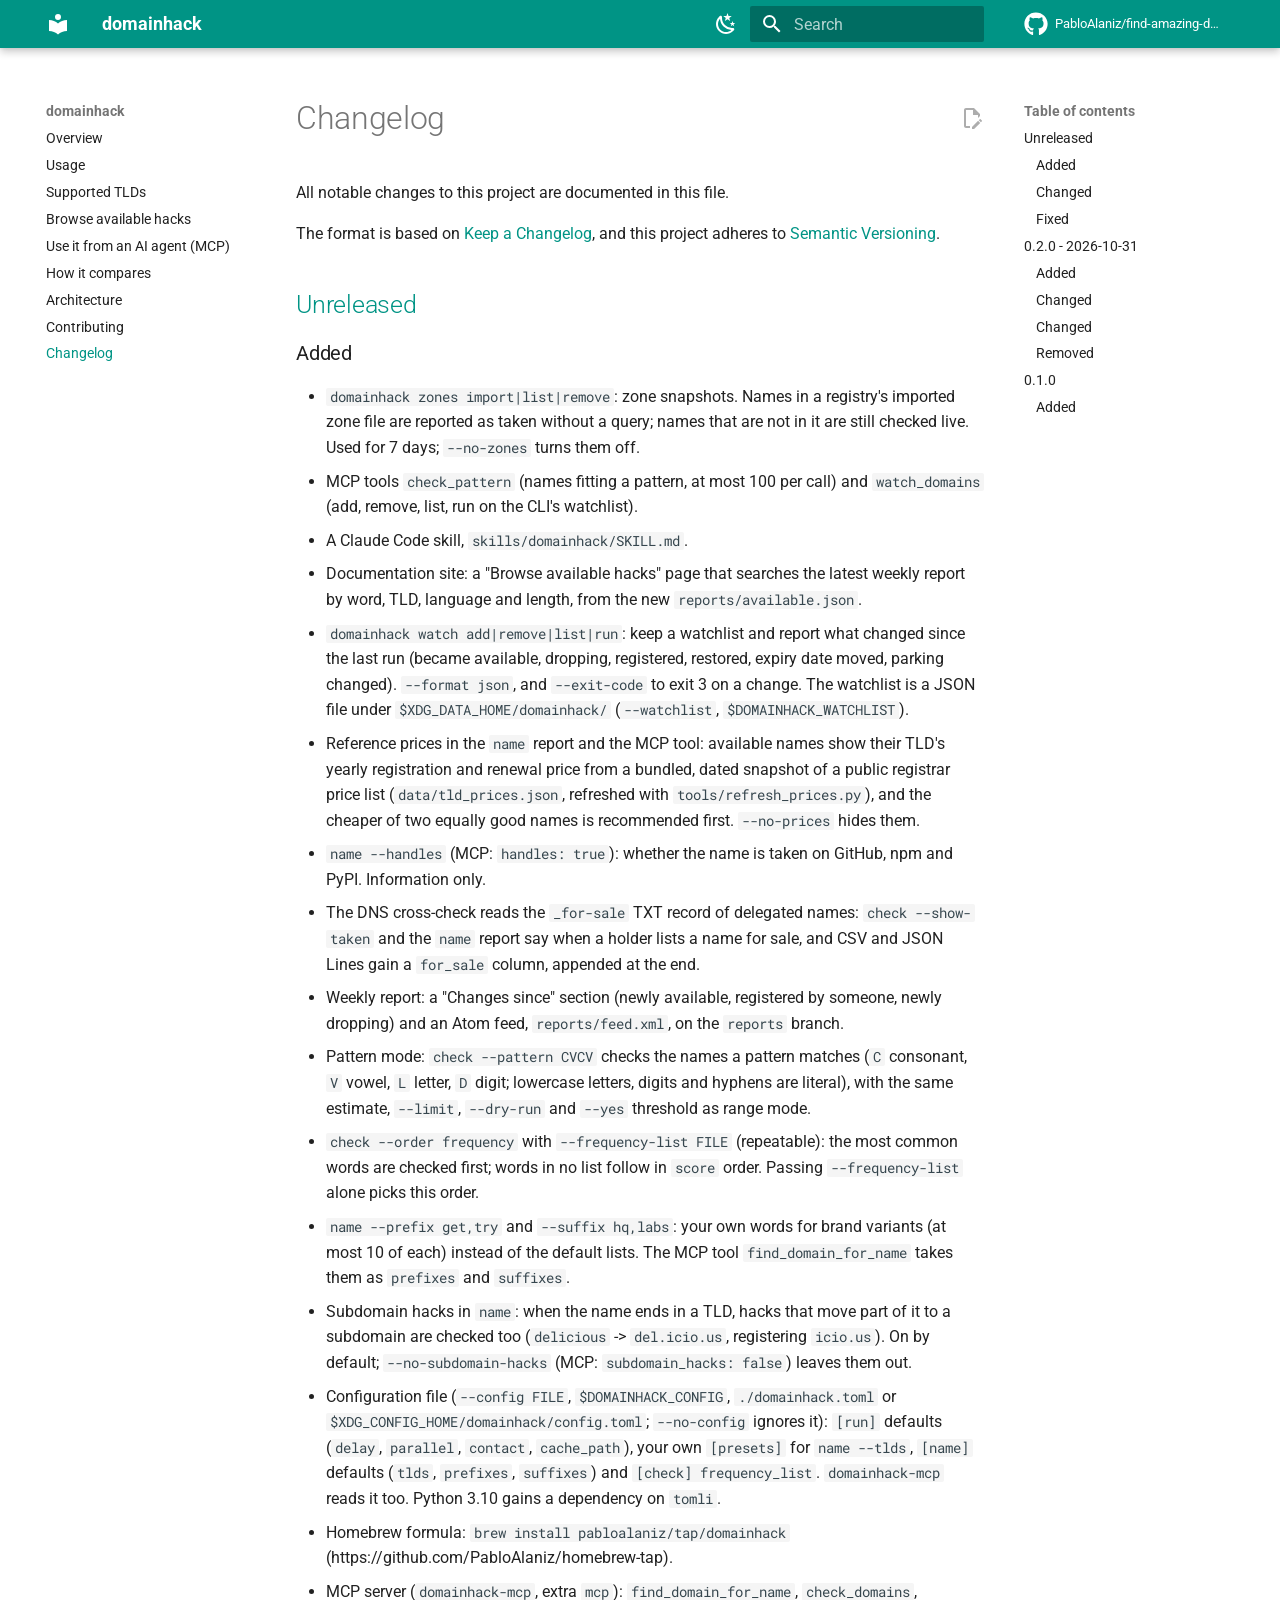
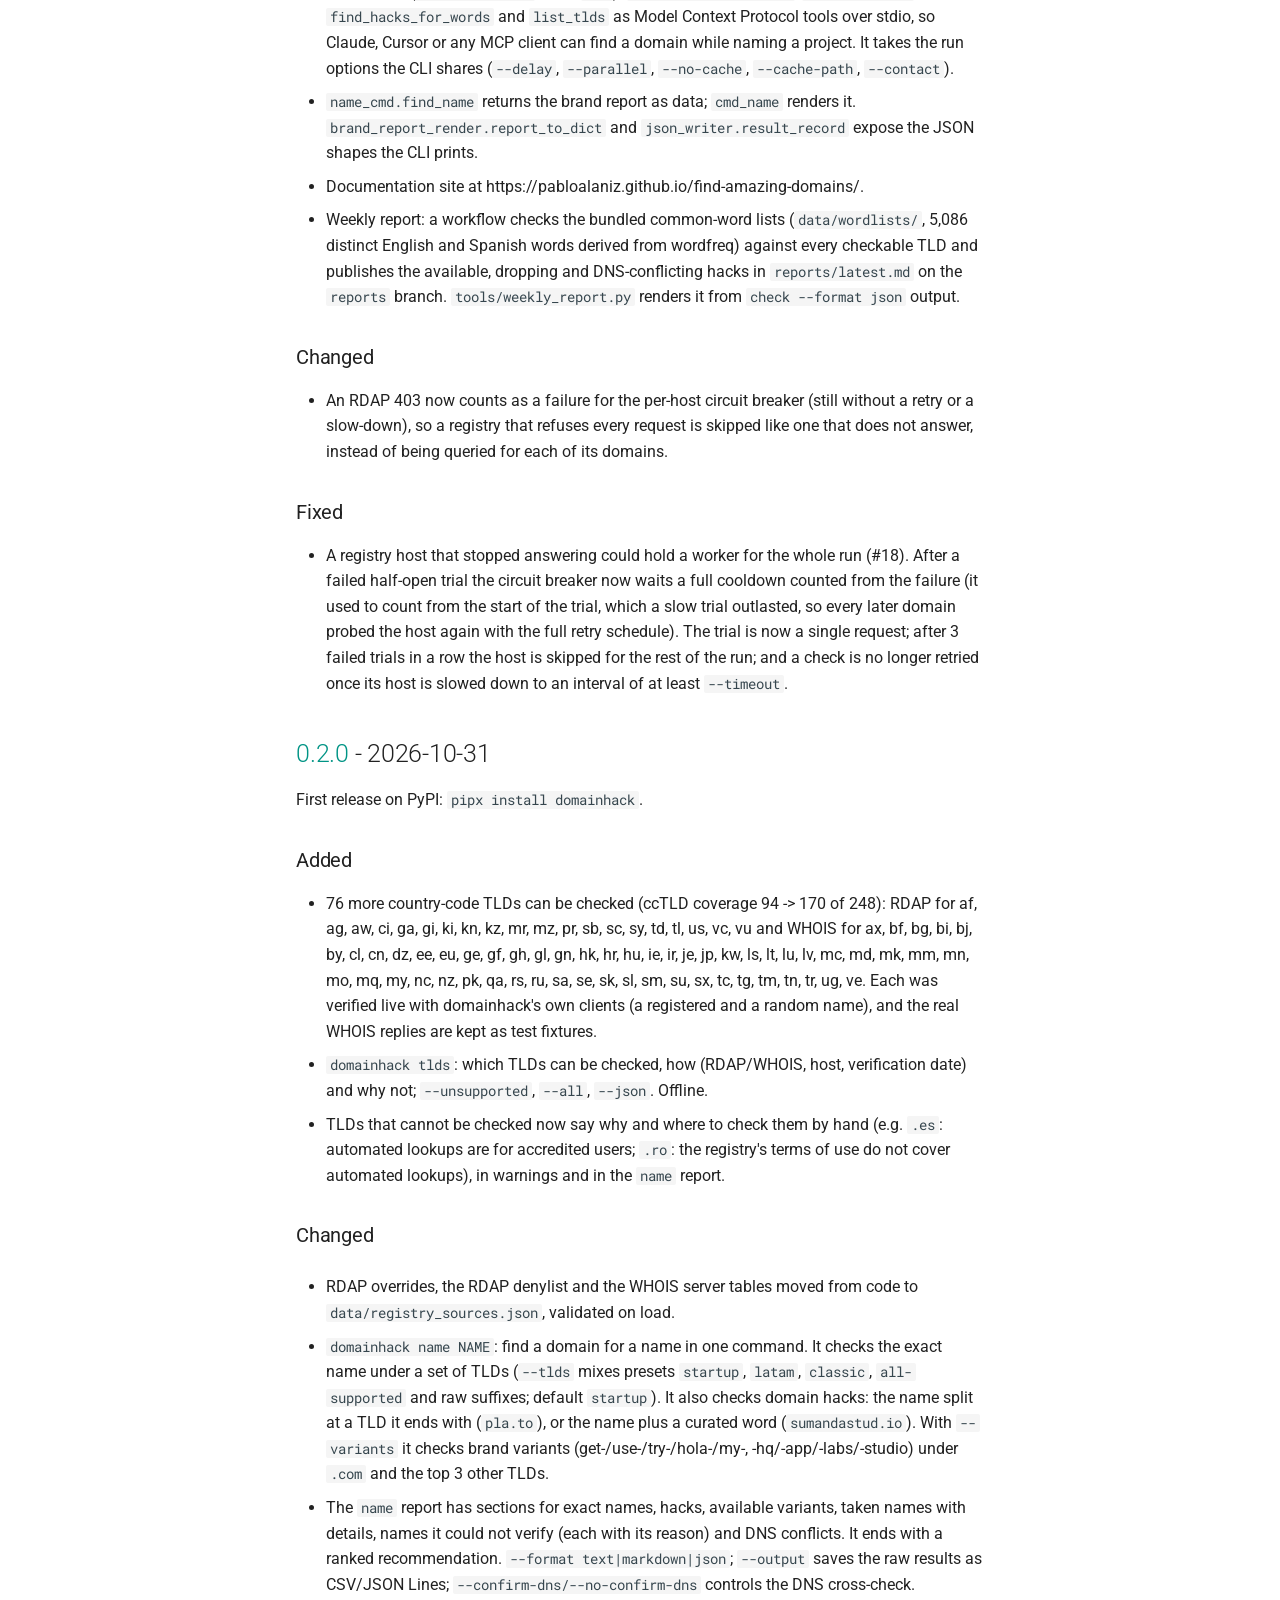
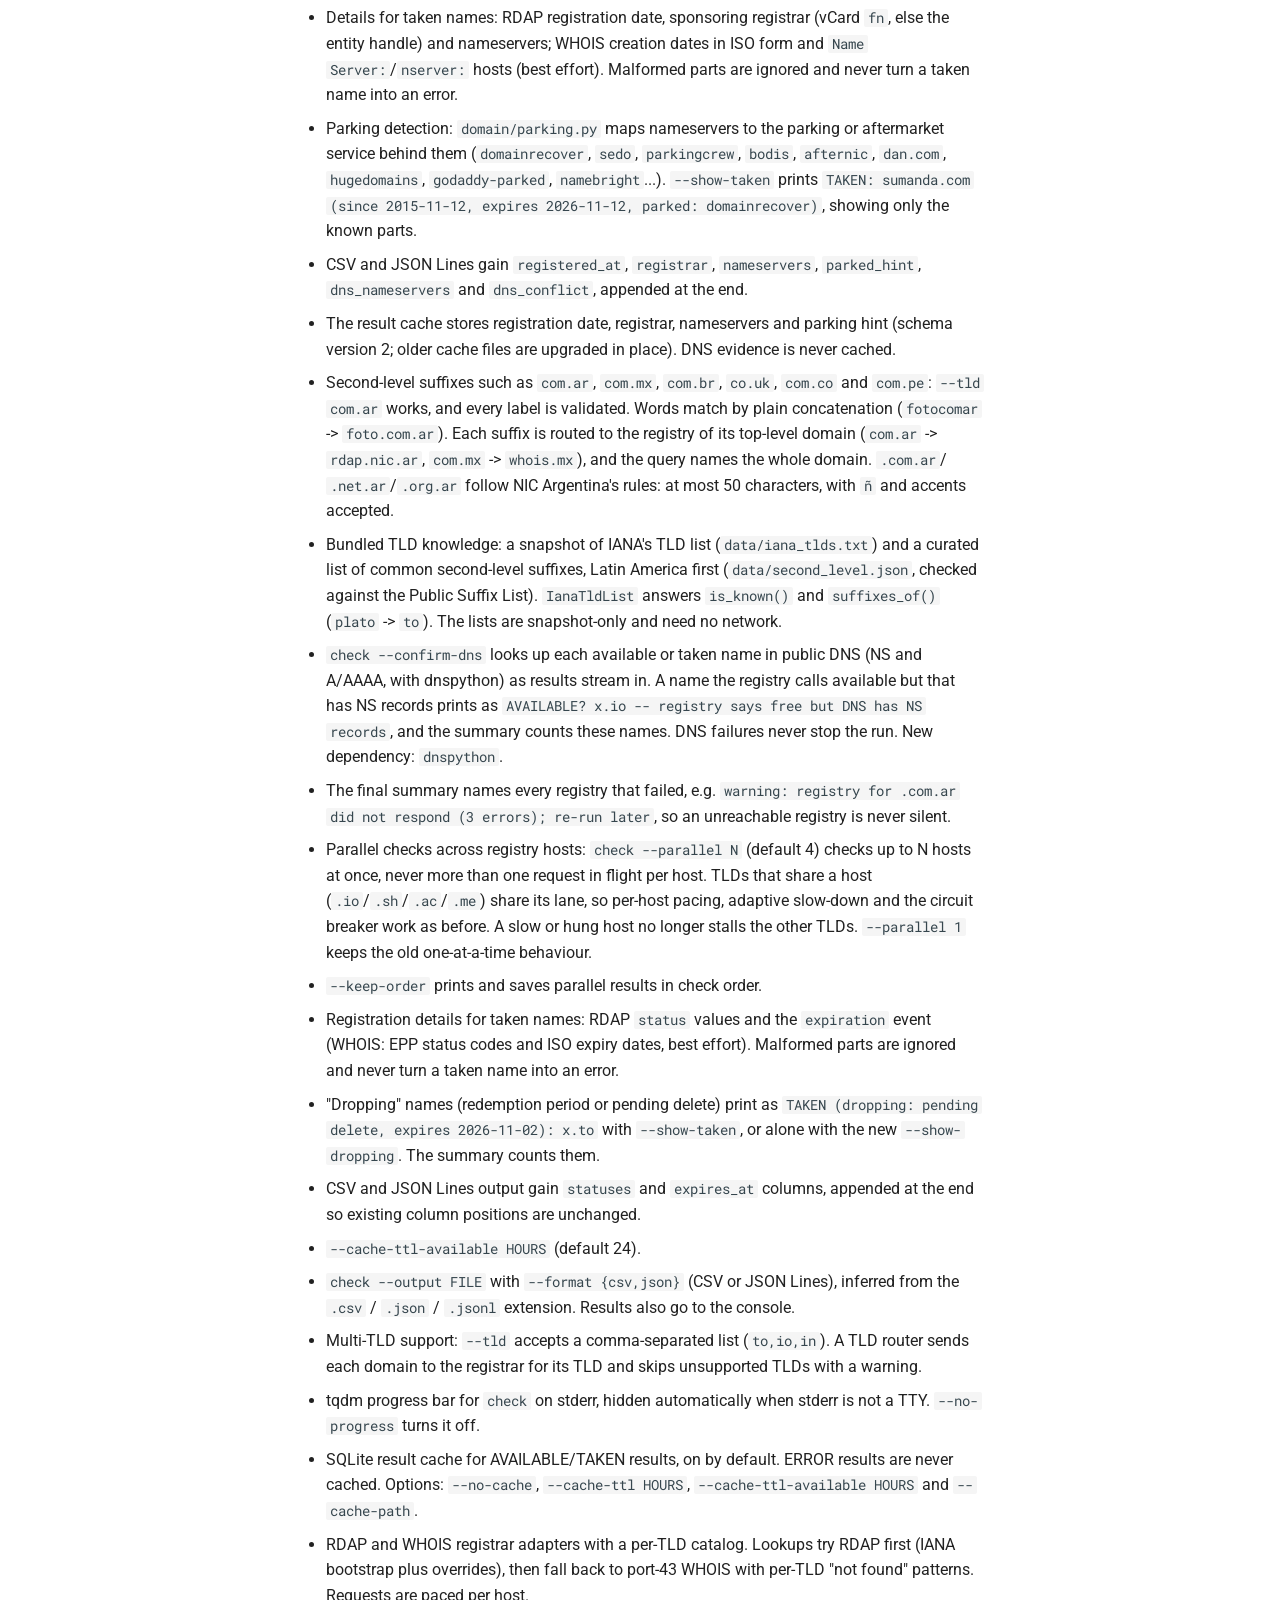
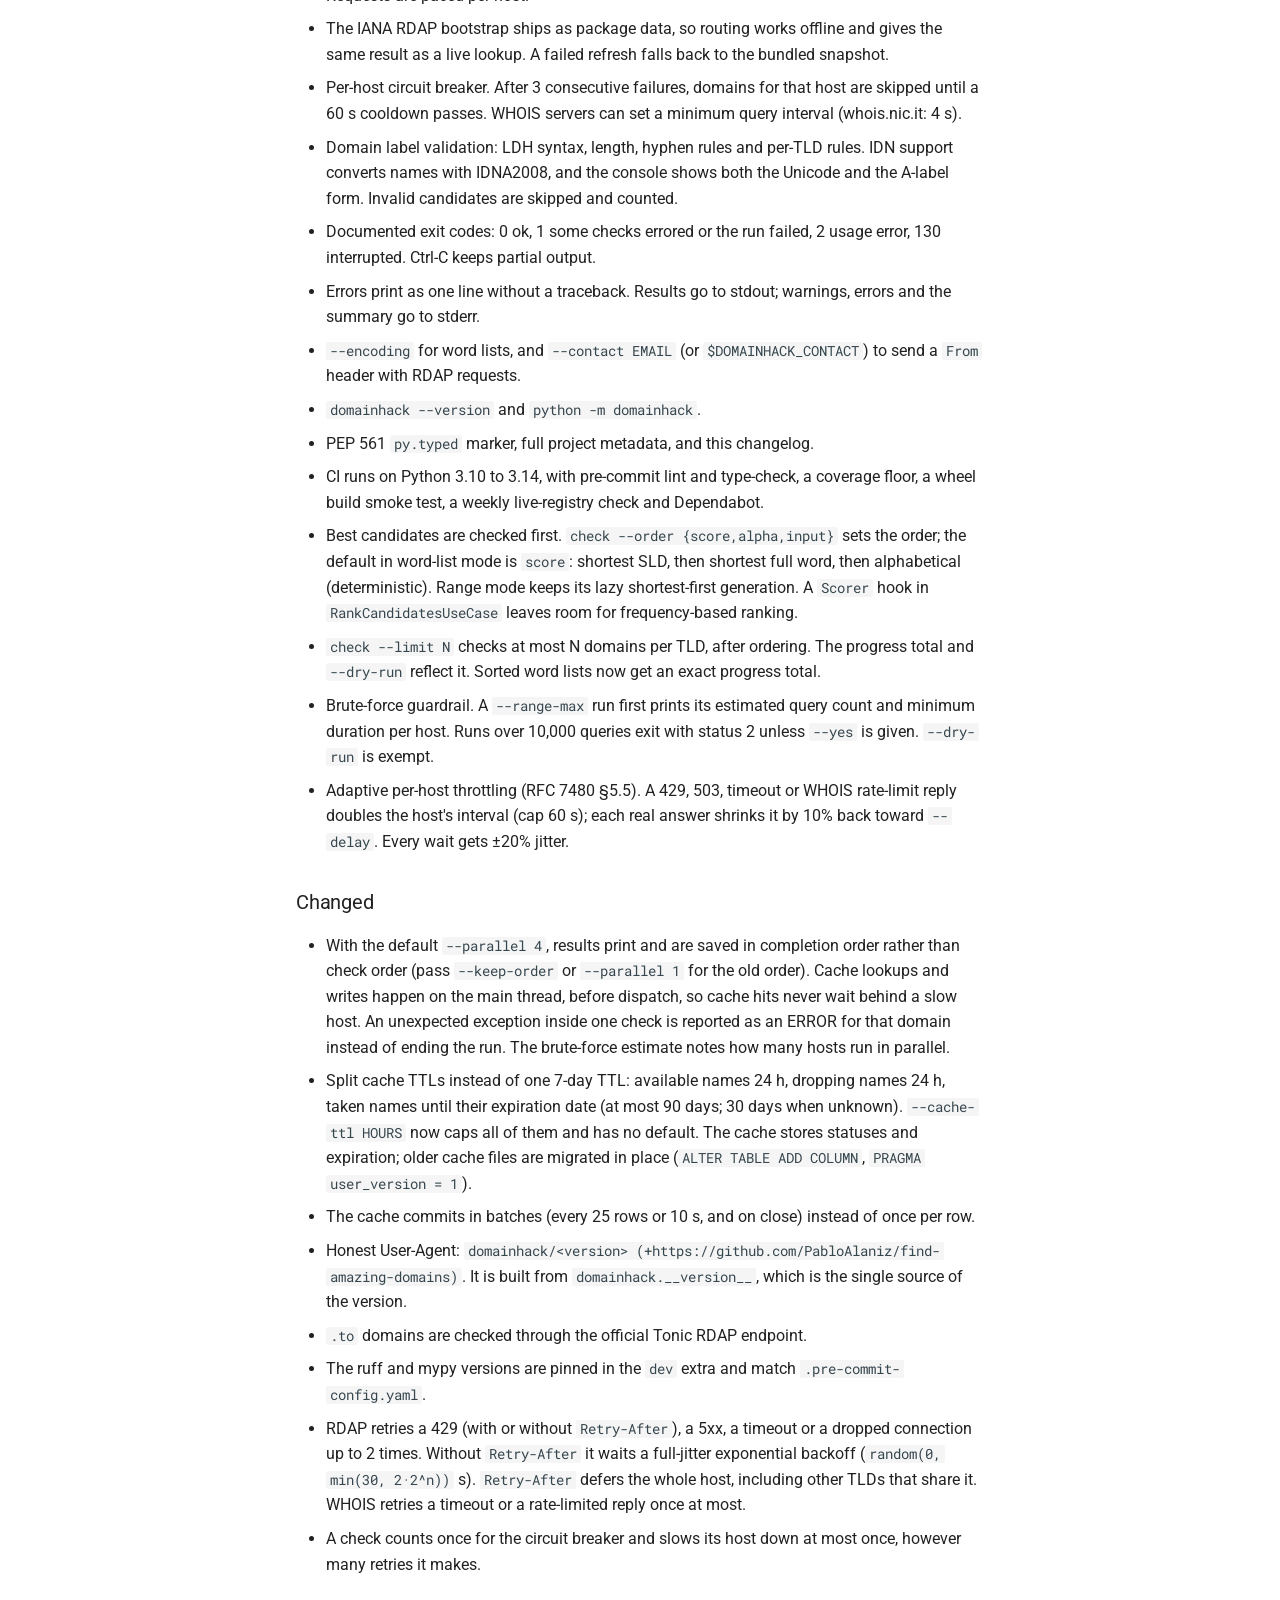
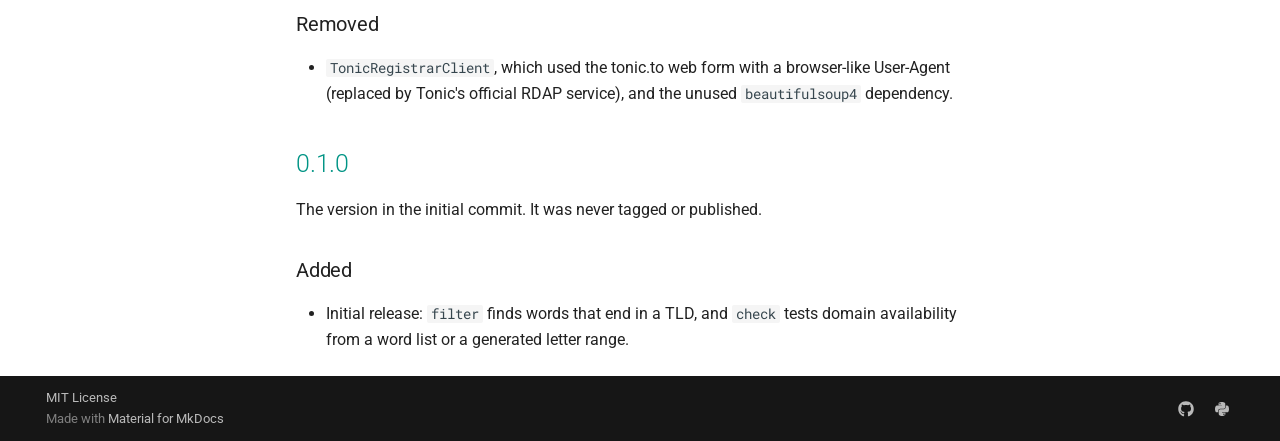
<file: changelog/index.html>
<!doctype html>
<html lang="en" class="no-js">
  <head>
    
      <meta charset="utf-8">
      <meta name="viewport" content="width=device-width,initial-scale=1">
      
        <meta name="description" content="Find domain hacks hiding in real words. Live RDAP and WHOIS availability checks on 170 country-code TLDs plus every generic TLD, with no API keys.">
      
      
      
        <link rel="canonical" href="https://pabloalaniz.github.io/find-amazing-domains/changelog/">
      
      
        <link rel="prev" href="../contributing/">
      
      
      
        
      
      
      <link rel="icon" href="../assets/images/favicon.png">
      <meta name="generator" content="mkdocs-1.6.1, mkdocs-material-9.8.2">
    
    
      
        <title>Changelog - domainhack</title>
      
    
    
      <link rel="stylesheet" href="../assets/stylesheets/main.57a0d79d.min.css">
      
        
        <link rel="stylesheet" href="../assets/stylesheets/palette.fb2fffe2.min.css">
      
      


    
    
      
    
    
      
        
        
        <link rel="preconnect" href="https://fonts.gstatic.com" crossorigin>
        <link rel="stylesheet" href="https://fonts.googleapis.com/css?family=Roboto:300,300i,400,400i,700,700i%7CRoboto+Mono:400,400i,700,700i&display=fallback">
        <style>:root{--md-text-font:"Roboto";--md-code-font:"Roboto Mono"}</style>
      
    
    
      <link rel="stylesheet" href="../stylesheets/browse.css">
    
    <script>__md_scope=new URL("..",location),__md_hash=e=>[...e].reduce(((e,_)=>(e<<5)-e+_.charCodeAt(0)),0),__md_get=(e,_=localStorage,t=__md_scope)=>JSON.parse(_.getItem(t.pathname+"."+e)),__md_set=(e,_,t=localStorage,a=__md_scope)=>{try{t.setItem(a.pathname+"."+e,JSON.stringify(_))}catch(e){}}</script>
    
      

    
    
  </head>
  
  
    
    
      
    
    
    
    
    <body dir="ltr" data-md-color-scheme="default" data-md-color-primary="teal" data-md-color-accent="teal">
  
    
    <input class="md-toggle" data-md-toggle="drawer" type="checkbox" id="__drawer" autocomplete="off">
    <input class="md-toggle" data-md-toggle="search" type="checkbox" id="__search" autocomplete="off">
    <label class="md-overlay" for="__drawer"></label>
    <div data-md-component="skip">
      
        
        <a href="#changelog" class="md-skip">
          Skip to content
        </a>
      
    </div>
    <div data-md-component="announce">
      
    </div>
    
    
      

  

<header class="md-header md-header--shadow" data-md-component="header">
  <nav class="md-header__inner md-grid" aria-label="Header">
    <a href=".." title="domainhack" class="md-header__button md-logo" aria-label="domainhack" data-md-component="logo">
      
  
  <svg xmlns="http://www.w3.org/2000/svg" viewBox="0 0 24 24"><path d="M12 8a3 3 0 0 0 3-3 3 3 0 0 0-3-3 3 3 0 0 0-3 3 3 3 0 0 0 3 3m0 3.54C9.64 9.35 6.5 8 3 8v11c3.5 0 6.64 1.35 9 3.54 2.36-2.19 5.5-3.54 9-3.54V8c-3.5 0-6.64 1.35-9 3.54"/></svg>

    </a>
    <label class="md-header__button md-icon" for="__drawer">
      
      <svg xmlns="http://www.w3.org/2000/svg" viewBox="0 0 24 24"><path d="M3 6h18v2H3zm0 5h18v2H3zm0 5h18v2H3z"/></svg>
    </label>
    <div class="md-header__title" data-md-component="header-title">
      <div class="md-header__ellipsis">
        <div class="md-header__topic">
          <span class="md-ellipsis">
            domainhack
          </span>
        </div>
        <div class="md-header__topic" data-md-component="header-topic">
          <span class="md-ellipsis">
            
              Changelog
            
          </span>
        </div>
      </div>
    </div>
    
      
        <form class="md-header__option" data-md-component="palette">
  
    
    
    
    <input class="md-option" data-md-color-media="(prefers-color-scheme: light)" data-md-color-scheme="default" data-md-color-primary="teal" data-md-color-accent="teal"  aria-label="Dark mode"  type="radio" name="__palette" id="__palette_0">
    
      <label class="md-header__button md-icon" title="Dark mode" for="__palette_1" hidden>
        <svg xmlns="http://www.w3.org/2000/svg" viewBox="0 0 24 24"><path d="m17.75 4.09-2.53 1.94.91 3.06-2.63-1.81-2.63 1.81.91-3.06-2.53-1.94L12.44 4l1.06-3 1.06 3zm3.5 6.91-1.64 1.25.59 1.98-1.7-1.17-1.7 1.17.59-1.98L15.75 11l2.06-.05L18.5 9l.69 1.95zm-2.28 4.95c.83-.08 1.72 1.1 1.19 1.85-.32.45-.66.87-1.08 1.27C15.17 23 8.84 23 4.94 19.07c-3.91-3.9-3.91-10.24 0-14.14.4-.4.82-.76 1.27-1.08.75-.53 1.93.36 1.85 1.19-.27 2.86.69 5.83 2.89 8.02a9.96 9.96 0 0 0 8.02 2.89m-1.64 2.02a12.08 12.08 0 0 1-7.8-3.47c-2.17-2.19-3.33-5-3.49-7.82-2.81 3.14-2.7 7.96.31 10.98 3.02 3.01 7.84 3.12 10.98.31"/></svg>
      </label>
    
  
    
    
    
    <input class="md-option" data-md-color-media="(prefers-color-scheme: dark)" data-md-color-scheme="slate" data-md-color-primary="teal" data-md-color-accent="teal"  aria-label="Light mode"  type="radio" name="__palette" id="__palette_1">
    
      <label class="md-header__button md-icon" title="Light mode" for="__palette_0" hidden>
        <svg xmlns="http://www.w3.org/2000/svg" viewBox="0 0 24 24"><path d="M12 7a5 5 0 0 1 5 5 5 5 0 0 1-5 5 5 5 0 0 1-5-5 5 5 0 0 1 5-5m0 2a3 3 0 0 0-3 3 3 3 0 0 0 3 3 3 3 0 0 0 3-3 3 3 0 0 0-3-3m0-7 2.39 3.42C13.65 5.15 12.84 5 12 5s-1.65.15-2.39.42zM3.34 7l4.16-.35A7.2 7.2 0 0 0 5.94 8.5c-.44.74-.69 1.5-.83 2.29zm.02 10 1.76-3.77a7.131 7.131 0 0 0 2.38 4.14zM20.65 7l-1.77 3.79a7.02 7.02 0 0 0-2.38-4.15zm-.01 10-4.14.36c.59-.51 1.12-1.14 1.54-1.86.42-.73.69-1.5.83-2.29zM12 22l-2.41-3.44c.74.27 1.55.44 2.41.44.82 0 1.63-.17 2.37-.44z"/></svg>
      </label>
    
  
</form>
      
    
    
      <script>var palette=__md_get("__palette");if(palette&&palette.color){if("(prefers-color-scheme)"===palette.color.media){var media=matchMedia("(prefers-color-scheme: light)"),input=document.querySelector(media.matches?"[data-md-color-media='(prefers-color-scheme: light)']":"[data-md-color-media='(prefers-color-scheme: dark)']");palette.color.media=input.getAttribute("data-md-color-media"),palette.color.scheme=input.getAttribute("data-md-color-scheme"),palette.color.primary=input.getAttribute("data-md-color-primary"),palette.color.accent=input.getAttribute("data-md-color-accent")}for(var[key,value]of Object.entries(palette.color))document.body.setAttribute("data-md-color-"+key,value)}</script>
    
    
    
      
      
        <label class="md-header__button md-icon" for="__search">
          
          <svg xmlns="http://www.w3.org/2000/svg" viewBox="0 0 24 24"><path d="M9.5 3A6.5 6.5 0 0 1 16 9.5c0 1.61-.59 3.09-1.56 4.23l.27.27h.79l5 5-1.5 1.5-5-5v-.79l-.27-.27A6.52 6.52 0 0 1 9.5 16 6.5 6.5 0 0 1 3 9.5 6.5 6.5 0 0 1 9.5 3m0 2C7 5 5 7 5 9.5S7 14 9.5 14 14 12 14 9.5 12 5 9.5 5"/></svg>
        </label>
        <div class="md-search" data-md-component="search" role="dialog">
  <label class="md-search__overlay" for="__search"></label>
  <div class="md-search__inner" role="search">
    <form class="md-search__form" name="search">
      <input type="text" class="md-search__input" name="query" aria-label="Search" placeholder="Search" autocapitalize="off" autocorrect="off" autocomplete="off" spellcheck="false" data-md-component="search-query" required>
      <label class="md-search__icon md-icon" for="__search">
        
        <svg xmlns="http://www.w3.org/2000/svg" viewBox="0 0 24 24"><path d="M9.5 3A6.5 6.5 0 0 1 16 9.5c0 1.61-.59 3.09-1.56 4.23l.27.27h.79l5 5-1.5 1.5-5-5v-.79l-.27-.27A6.52 6.52 0 0 1 9.5 16 6.5 6.5 0 0 1 3 9.5 6.5 6.5 0 0 1 9.5 3m0 2C7 5 5 7 5 9.5S7 14 9.5 14 14 12 14 9.5 12 5 9.5 5"/></svg>
        
        <svg xmlns="http://www.w3.org/2000/svg" viewBox="0 0 24 24"><path d="M20 11v2H8l5.5 5.5-1.42 1.42L4.16 12l7.92-7.92L13.5 5.5 8 11z"/></svg>
      </label>
      <nav class="md-search__options" aria-label="Search">
        
        <button type="reset" class="md-search__icon md-icon" title="Clear" aria-label="Clear" tabindex="-1">
          
          <svg xmlns="http://www.w3.org/2000/svg" viewBox="0 0 24 24"><path d="M19 6.41 17.59 5 12 10.59 6.41 5 5 6.41 10.59 12 5 17.59 6.41 19 12 13.41 17.59 19 19 17.59 13.41 12z"/></svg>
        </button>
      </nav>
      
        <div class="md-search__suggest" data-md-component="search-suggest"></div>
      
    </form>
    <div class="md-search__output">
      <div class="md-search__scrollwrap" tabindex="0" data-md-scrollfix>
        <div class="md-search-result" data-md-component="search-result">
          <div class="md-search-result__meta">
            Initializing search
          </div>
          <ol class="md-search-result__list" role="presentation"></ol>
        </div>
      </div>
    </div>
  </div>
</div>
      
    
    
      <div class="md-header__source">
        <a href="https://github.com/PabloAlaniz/find-amazing-domains" title="Go to repository" class="md-source" data-md-component="source">
  <div class="md-source__icon md-icon">
    
    <svg xmlns="http://www.w3.org/2000/svg" viewBox="0 0 512 512"><!--! Font Awesome Free 7.1.0 by @fontawesome - https://fontawesome.com License - https://fontawesome.com/license/free (Icons: CC BY 4.0, Fonts: SIL OFL 1.1, Code: MIT License) Copyright 2025 Fonticons, Inc.--><path d="M173.9 397.4c0 2-2.3 3.6-5.2 3.6-3.3.3-5.6-1.3-5.6-3.6 0-2 2.3-3.6 5.2-3.6 3-.3 5.6 1.3 5.6 3.6m-31.1-4.5c-.7 2 1.3 4.3 4.3 4.9 2.6 1 5.6 0 6.2-2s-1.3-4.3-4.3-5.2c-2.6-.7-5.5.3-6.2 2.3m44.2-1.7c-2.9.7-4.9 2.6-4.6 4.9.3 2 2.9 3.3 5.9 2.6 2.9-.7 4.9-2.6 4.6-4.6-.3-1.9-3-3.2-5.9-2.9M252.8 8C114.1 8 8 113.3 8 252c0 110.9 69.8 205.8 169.5 239.2 12.8 2.3 17.3-5.6 17.3-12.1 0-6.2-.3-40.4-.3-61.4 0 0-70 15-84.7-29.8 0 0-11.4-29.1-27.8-36.6 0 0-22.9-15.7 1.6-15.4 0 0 24.9 2 38.6 25.8 21.9 38.6 58.6 27.5 72.9 20.9 2.3-16 8.8-27.1 16-33.7-55.9-6.2-112.3-14.3-112.3-110.5 0-27.5 7.6-41.3 23.6-58.9-2.6-6.5-11.1-33.3 2.6-67.9 20.9-6.5 69 27 69 27 20-5.6 41.5-8.5 62.8-8.5s42.8 2.9 62.8 8.5c0 0 48.1-33.6 69-27 13.7 34.7 5.2 61.4 2.6 67.9 16 17.7 25.8 31.5 25.8 58.9 0 96.5-58.9 104.2-114.8 110.5 9.2 7.9 17 22.9 17 46.4 0 33.7-.3 75.4-.3 83.6 0 6.5 4.6 14.4 17.3 12.1C436.2 457.8 504 362.9 504 252 504 113.3 391.5 8 252.8 8M105.2 352.9c-1.3 1-1 3.3.7 5.2 1.6 1.6 3.9 2.3 5.2 1 1.3-1 1-3.3-.7-5.2-1.6-1.6-3.9-2.3-5.2-1m-10.8-8.1c-.7 1.3.3 2.9 2.3 3.9 1.6 1 3.6.7 4.3-.7.7-1.3-.3-2.9-2.3-3.9-2-.6-3.6-.3-4.3.7m32.4 35.6c-1.6 1.3-1 4.3 1.3 6.2 2.3 2.3 5.2 2.6 6.5 1 1.3-1.3.7-4.3-1.3-6.2-2.2-2.3-5.2-2.6-6.5-1m-11.4-14.7c-1.6 1-1.6 3.6 0 5.9s4.3 3.3 5.6 2.3c1.6-1.3 1.6-3.9 0-6.2-1.4-2.3-4-3.3-5.6-2"/></svg>
  </div>
  <div class="md-source__repository">
    PabloAlaniz/find-amazing-domains
  </div>
</a>
      </div>
    
  </nav>
  
</header>
    
    <div class="md-container" data-md-component="container">
      
      
        
          
        
      
      <main class="md-main" data-md-component="main">
        <div class="md-main__inner md-grid">
          
            
              
              <div class="md-sidebar md-sidebar--primary" data-md-component="sidebar" data-md-type="navigation" >
                <div class="md-sidebar__scrollwrap">
                  <div class="md-sidebar__inner">
                    



<nav class="md-nav md-nav--primary" aria-label="Navigation" data-md-level="0">
  <label class="md-nav__title" for="__drawer">
    <a href=".." title="domainhack" class="md-nav__button md-logo" aria-label="domainhack" data-md-component="logo">
      
  
  <svg xmlns="http://www.w3.org/2000/svg" viewBox="0 0 24 24"><path d="M12 8a3 3 0 0 0 3-3 3 3 0 0 0-3-3 3 3 0 0 0-3 3 3 3 0 0 0 3 3m0 3.54C9.64 9.35 6.5 8 3 8v11c3.5 0 6.64 1.35 9 3.54 2.36-2.19 5.5-3.54 9-3.54V8c-3.5 0-6.64 1.35-9 3.54"/></svg>

    </a>
    domainhack
  </label>
  
    <div class="md-nav__source">
      <a href="https://github.com/PabloAlaniz/find-amazing-domains" title="Go to repository" class="md-source" data-md-component="source">
  <div class="md-source__icon md-icon">
    
    <svg xmlns="http://www.w3.org/2000/svg" viewBox="0 0 512 512"><!--! Font Awesome Free 7.1.0 by @fontawesome - https://fontawesome.com License - https://fontawesome.com/license/free (Icons: CC BY 4.0, Fonts: SIL OFL 1.1, Code: MIT License) Copyright 2025 Fonticons, Inc.--><path d="M173.9 397.4c0 2-2.3 3.6-5.2 3.6-3.3.3-5.6-1.3-5.6-3.6 0-2 2.3-3.6 5.2-3.6 3-.3 5.6 1.3 5.6 3.6m-31.1-4.5c-.7 2 1.3 4.3 4.3 4.9 2.6 1 5.6 0 6.2-2s-1.3-4.3-4.3-5.2c-2.6-.7-5.5.3-6.2 2.3m44.2-1.7c-2.9.7-4.9 2.6-4.6 4.9.3 2 2.9 3.3 5.9 2.6 2.9-.7 4.9-2.6 4.6-4.6-.3-1.9-3-3.2-5.9-2.9M252.8 8C114.1 8 8 113.3 8 252c0 110.9 69.8 205.8 169.5 239.2 12.8 2.3 17.3-5.6 17.3-12.1 0-6.2-.3-40.4-.3-61.4 0 0-70 15-84.7-29.8 0 0-11.4-29.1-27.8-36.6 0 0-22.9-15.7 1.6-15.4 0 0 24.9 2 38.6 25.8 21.9 38.6 58.6 27.5 72.9 20.9 2.3-16 8.8-27.1 16-33.7-55.9-6.2-112.3-14.3-112.3-110.5 0-27.5 7.6-41.3 23.6-58.9-2.6-6.5-11.1-33.3 2.6-67.9 20.9-6.5 69 27 69 27 20-5.6 41.5-8.5 62.8-8.5s42.8 2.9 62.8 8.5c0 0 48.1-33.6 69-27 13.7 34.7 5.2 61.4 2.6 67.9 16 17.7 25.8 31.5 25.8 58.9 0 96.5-58.9 104.2-114.8 110.5 9.2 7.9 17 22.9 17 46.4 0 33.7-.3 75.4-.3 83.6 0 6.5 4.6 14.4 17.3 12.1C436.2 457.8 504 362.9 504 252 504 113.3 391.5 8 252.8 8M105.2 352.9c-1.3 1-1 3.3.7 5.2 1.6 1.6 3.9 2.3 5.2 1 1.3-1 1-3.3-.7-5.2-1.6-1.6-3.9-2.3-5.2-1m-10.8-8.1c-.7 1.3.3 2.9 2.3 3.9 1.6 1 3.6.7 4.3-.7.7-1.3-.3-2.9-2.3-3.9-2-.6-3.6-.3-4.3.7m32.4 35.6c-1.6 1.3-1 4.3 1.3 6.2 2.3 2.3 5.2 2.6 6.5 1 1.3-1.3.7-4.3-1.3-6.2-2.2-2.3-5.2-2.6-6.5-1m-11.4-14.7c-1.6 1-1.6 3.6 0 5.9s4.3 3.3 5.6 2.3c1.6-1.3 1.6-3.9 0-6.2-1.4-2.3-4-3.3-5.6-2"/></svg>
  </div>
  <div class="md-source__repository">
    PabloAlaniz/find-amazing-domains
  </div>
</a>
    </div>
  
  <ul class="md-nav__list" data-md-scrollfix>
    
      
      
  
  
  
  
    <li class="md-nav__item">
      <a href=".." class="md-nav__link">
        
  
  
  <span class="md-ellipsis">
    
  
    Overview
  

    
  </span>
  
  

      </a>
    </li>
  

    
      
      
  
  
  
  
    <li class="md-nav__item">
      <a href="../usage/" class="md-nav__link">
        
  
  
  <span class="md-ellipsis">
    
  
    Usage
  

    
  </span>
  
  

      </a>
    </li>
  

    
      
      
  
  
  
  
    <li class="md-nav__item">
      <a href="../tlds/" class="md-nav__link">
        
  
  
  <span class="md-ellipsis">
    
  
    Supported TLDs
  

    
  </span>
  
  

      </a>
    </li>
  

    
      
      
  
  
  
  
    <li class="md-nav__item">
      <a href="../browse/" class="md-nav__link">
        
  
  
  <span class="md-ellipsis">
    
  
    Browse available hacks
  

    
  </span>
  
  

      </a>
    </li>
  

    
      
      
  
  
  
  
    <li class="md-nav__item">
      <a href="../mcp/" class="md-nav__link">
        
  
  
  <span class="md-ellipsis">
    
  
    Use it from an AI agent (MCP)
  

    
  </span>
  
  

      </a>
    </li>
  

    
      
      
  
  
  
  
    <li class="md-nav__item">
      <a href="../compare/" class="md-nav__link">
        
  
  
  <span class="md-ellipsis">
    
  
    How it compares
  

    
  </span>
  
  

      </a>
    </li>
  

    
      
      
  
  
  
  
    <li class="md-nav__item">
      <a href="../architecture/" class="md-nav__link">
        
  
  
  <span class="md-ellipsis">
    
  
    Architecture
  

    
  </span>
  
  

      </a>
    </li>
  

    
      
      
  
  
  
  
    <li class="md-nav__item">
      <a href="../contributing/" class="md-nav__link">
        
  
  
  <span class="md-ellipsis">
    
  
    Contributing
  

    
  </span>
  
  

      </a>
    </li>
  

    
      
      
  
  
    
  
  
  
    <li class="md-nav__item md-nav__item--active">
      
      <input class="md-nav__toggle md-toggle" type="checkbox" id="__toc">
      
      
        
      
      
        <label class="md-nav__link md-nav__link--active" for="__toc">
          
  
  
  <span class="md-ellipsis">
    
  
    Changelog
  

    
  </span>
  
  

          <span class="md-nav__icon md-icon"></span>
        </label>
      
      <a href="./" class="md-nav__link md-nav__link--active">
        
  
  
  <span class="md-ellipsis">
    
  
    Changelog
  

    
  </span>
  
  

      </a>
      
        

<nav class="md-nav md-nav--secondary" aria-label="Table of contents">
  
  
  
    
  
  
    <label class="md-nav__title" for="__toc">
      <span class="md-nav__icon md-icon"></span>
      Table of contents
    </label>
    <ul class="md-nav__list" data-md-component="toc" data-md-scrollfix>
      
        <li class="md-nav__item">
  <a href="#unreleased" class="md-nav__link">
    <span class="md-ellipsis">
      
        Unreleased
      
    </span>
  </a>
  
    <nav class="md-nav" aria-label="Unreleased">
      <ul class="md-nav__list">
        
          <li class="md-nav__item">
  <a href="#added" class="md-nav__link">
    <span class="md-ellipsis">
      
        Added
      
    </span>
  </a>
  
</li>
        
          <li class="md-nav__item">
  <a href="#changed" class="md-nav__link">
    <span class="md-ellipsis">
      
        Changed
      
    </span>
  </a>
  
</li>
        
          <li class="md-nav__item">
  <a href="#fixed" class="md-nav__link">
    <span class="md-ellipsis">
      
        Fixed
      
    </span>
  </a>
  
</li>
        
      </ul>
    </nav>
  
</li>
      
        <li class="md-nav__item">
  <a href="#020-2026-10-31" class="md-nav__link">
    <span class="md-ellipsis">
      
        0.2.0 - 2026-10-31
      
    </span>
  </a>
  
    <nav class="md-nav" aria-label="0.2.0 - 2026-10-31">
      <ul class="md-nav__list">
        
          <li class="md-nav__item">
  <a href="#added_1" class="md-nav__link">
    <span class="md-ellipsis">
      
        Added
      
    </span>
  </a>
  
</li>
        
          <li class="md-nav__item">
  <a href="#changed_1" class="md-nav__link">
    <span class="md-ellipsis">
      
        Changed
      
    </span>
  </a>
  
</li>
        
          <li class="md-nav__item">
  <a href="#changed_2" class="md-nav__link">
    <span class="md-ellipsis">
      
        Changed
      
    </span>
  </a>
  
</li>
        
          <li class="md-nav__item">
  <a href="#removed" class="md-nav__link">
    <span class="md-ellipsis">
      
        Removed
      
    </span>
  </a>
  
</li>
        
      </ul>
    </nav>
  
</li>
      
        <li class="md-nav__item">
  <a href="#010" class="md-nav__link">
    <span class="md-ellipsis">
      
        0.1.0
      
    </span>
  </a>
  
    <nav class="md-nav" aria-label="0.1.0">
      <ul class="md-nav__list">
        
          <li class="md-nav__item">
  <a href="#added_2" class="md-nav__link">
    <span class="md-ellipsis">
      
        Added
      
    </span>
  </a>
  
</li>
        
      </ul>
    </nav>
  
</li>
      
    </ul>
  
</nav>
      
    </li>
  

    
  </ul>
</nav>
                  </div>
                </div>
              </div>
            
            
              
              <div class="md-sidebar md-sidebar--secondary" data-md-component="sidebar" data-md-type="toc" >
                <div class="md-sidebar__scrollwrap">
                  <div class="md-sidebar__inner">
                    

<nav class="md-nav md-nav--secondary" aria-label="Table of contents">
  
  
  
    
  
  
    <label class="md-nav__title" for="__toc">
      <span class="md-nav__icon md-icon"></span>
      Table of contents
    </label>
    <ul class="md-nav__list" data-md-component="toc" data-md-scrollfix>
      
        <li class="md-nav__item">
  <a href="#unreleased" class="md-nav__link">
    <span class="md-ellipsis">
      
        Unreleased
      
    </span>
  </a>
  
    <nav class="md-nav" aria-label="Unreleased">
      <ul class="md-nav__list">
        
          <li class="md-nav__item">
  <a href="#added" class="md-nav__link">
    <span class="md-ellipsis">
      
        Added
      
    </span>
  </a>
  
</li>
        
          <li class="md-nav__item">
  <a href="#changed" class="md-nav__link">
    <span class="md-ellipsis">
      
        Changed
      
    </span>
  </a>
  
</li>
        
          <li class="md-nav__item">
  <a href="#fixed" class="md-nav__link">
    <span class="md-ellipsis">
      
        Fixed
      
    </span>
  </a>
  
</li>
        
      </ul>
    </nav>
  
</li>
      
        <li class="md-nav__item">
  <a href="#020-2026-10-31" class="md-nav__link">
    <span class="md-ellipsis">
      
        0.2.0 - 2026-10-31
      
    </span>
  </a>
  
    <nav class="md-nav" aria-label="0.2.0 - 2026-10-31">
      <ul class="md-nav__list">
        
          <li class="md-nav__item">
  <a href="#added_1" class="md-nav__link">
    <span class="md-ellipsis">
      
        Added
      
    </span>
  </a>
  
</li>
        
          <li class="md-nav__item">
  <a href="#changed_1" class="md-nav__link">
    <span class="md-ellipsis">
      
        Changed
      
    </span>
  </a>
  
</li>
        
          <li class="md-nav__item">
  <a href="#changed_2" class="md-nav__link">
    <span class="md-ellipsis">
      
        Changed
      
    </span>
  </a>
  
</li>
        
          <li class="md-nav__item">
  <a href="#removed" class="md-nav__link">
    <span class="md-ellipsis">
      
        Removed
      
    </span>
  </a>
  
</li>
        
      </ul>
    </nav>
  
</li>
      
        <li class="md-nav__item">
  <a href="#010" class="md-nav__link">
    <span class="md-ellipsis">
      
        0.1.0
      
    </span>
  </a>
  
    <nav class="md-nav" aria-label="0.1.0">
      <ul class="md-nav__list">
        
          <li class="md-nav__item">
  <a href="#added_2" class="md-nav__link">
    <span class="md-ellipsis">
      
        Added
      
    </span>
  </a>
  
</li>
        
      </ul>
    </nav>
  
</li>
      
    </ul>
  
</nav>
                  </div>
                </div>
              </div>
            
          
          
            <div class="md-content" data-md-component="content">
              
              <article class="md-content__inner md-typeset">
                
                  


  
    <a href="https://github.com/PabloAlaniz/find-amazing-domains/edit/main/docs/changelog.md" title="Edit this page" class="md-content__button md-icon" rel="edit">
      
      <svg xmlns="http://www.w3.org/2000/svg" viewBox="0 0 24 24"><path d="M10 20H6V4h7v5h5v3.1l2-2V8l-6-6H6c-1.1 0-2 .9-2 2v16c0 1.1.9 2 2 2h4zm10.2-7c.1 0 .3.1.4.2l1.3 1.3c.2.2.2.6 0 .8l-1 1-2.1-2.1 1-1c.1-.1.2-.2.4-.2m0 3.9L14.1 23H12v-2.1l6.1-6.1z"/></svg>
    </a>
  
  


<h1 id="changelog">Changelog<a class="headerlink" href="#changelog" title="Permanent link">&para;</a></h1>
<p>All notable changes to this project are documented in this file.</p>
<p>The format is based on <a href="https://keepachangelog.com/en/1.1.0/">Keep a Changelog</a>,
and this project adheres to <a href="https://semver.org/spec/v2.0.0.html">Semantic Versioning</a>.</p>
<h2 id="unreleased"><a href="https://github.com/PabloAlaniz/find-amazing-domains/compare/v0.2.0...HEAD">Unreleased</a><a class="headerlink" href="#unreleased" title="Permanent link">&para;</a></h2>
<h3 id="added">Added<a class="headerlink" href="#added" title="Permanent link">&para;</a></h3>
<ul>
<li><code>domainhack zones import|list|remove</code>: zone snapshots. Names in a registry's
  imported zone file are reported as taken without a query; names that are
  not in it are still checked live. Used for 7 days; <code>--no-zones</code> turns them
  off.</li>
<li>MCP tools <code>check_pattern</code> (names fitting a pattern, at most 100 per call)
  and <code>watch_domains</code> (add, remove, list, run on the CLI's watchlist).</li>
<li>A Claude Code skill, <code>skills/domainhack/SKILL.md</code>.</li>
<li>Documentation site: a "Browse available hacks" page that searches the
  latest weekly report by word, TLD, language and length, from the new
  <code>reports/available.json</code>.</li>
<li><code>domainhack watch add|remove|list|run</code>: keep a watchlist and report what
  changed since the last run (became available, dropping, registered,
  restored, expiry date moved, parking changed). <code>--format json</code>, and
  <code>--exit-code</code> to exit 3 on a change. The watchlist is a JSON file under
  <code>$XDG_DATA_HOME/domainhack/</code> (<code>--watchlist</code>, <code>$DOMAINHACK_WATCHLIST</code>).</li>
<li>Reference prices in the <code>name</code> report and the MCP tool: available names
  show their TLD's yearly registration and renewal price from a bundled, dated
  snapshot of a public registrar price list (<code>data/tld_prices.json</code>, refreshed
  with <code>tools/refresh_prices.py</code>), and the cheaper of two equally good names
  is recommended first. <code>--no-prices</code> hides them.</li>
<li><code>name --handles</code> (MCP: <code>handles: true</code>): whether the name is taken on
  GitHub, npm and PyPI. Information only.</li>
<li>The DNS cross-check reads the <code>_for-sale</code> TXT record of delegated names:
  <code>check --show-taken</code> and the <code>name</code> report say when a holder lists a name
  for sale, and CSV and JSON Lines gain a <code>for_sale</code> column, appended at the end.</li>
<li>Weekly report: a "Changes since" section (newly available, registered by
  someone, newly dropping) and an Atom feed, <code>reports/feed.xml</code>, on the
  <code>reports</code> branch.</li>
<li>Pattern mode: <code>check --pattern CVCV</code> checks the names a pattern matches
  (<code>C</code> consonant, <code>V</code> vowel, <code>L</code> letter, <code>D</code> digit; lowercase letters, digits
  and hyphens are literal), with the same estimate, <code>--limit</code>, <code>--dry-run</code>
  and <code>--yes</code> threshold as range mode.</li>
<li><code>check --order frequency</code> with <code>--frequency-list FILE</code> (repeatable): the
  most common words are checked first; words in no list follow in <code>score</code>
  order. Passing <code>--frequency-list</code> alone picks this order.</li>
<li><code>name --prefix get,try</code> and <code>--suffix hq,labs</code>: your own words for brand
  variants (at most 10 of each) instead of the default lists. The MCP tool
  <code>find_domain_for_name</code> takes them as <code>prefixes</code> and <code>suffixes</code>.</li>
<li>Subdomain hacks in <code>name</code>: when the name ends in a TLD, hacks that move
  part of it to a subdomain are checked too (<code>delicious</code> -&gt; <code>del.icio.us</code>,
  registering <code>icio.us</code>). On by default; <code>--no-subdomain-hacks</code> (MCP:
  <code>subdomain_hacks: false</code>) leaves them out.</li>
<li>Configuration file (<code>--config FILE</code>, <code>$DOMAINHACK_CONFIG</code>,
  <code>./domainhack.toml</code> or <code>$XDG_CONFIG_HOME/domainhack/config.toml</code>;
  <code>--no-config</code> ignores it): <code>[run]</code> defaults (<code>delay</code>, <code>parallel</code>,
  <code>contact</code>, <code>cache_path</code>), your own <code>[presets]</code> for <code>name --tlds</code>, <code>[name]</code>
  defaults (<code>tlds</code>, <code>prefixes</code>, <code>suffixes</code>) and <code>[check] frequency_list</code>.
  <code>domainhack-mcp</code> reads it too. Python 3.10 gains a dependency on <code>tomli</code>.</li>
<li>Homebrew formula: <code>brew install pabloalaniz/tap/domainhack</code>
  (https://github.com/PabloAlaniz/homebrew-tap).</li>
<li>MCP server (<code>domainhack-mcp</code>, extra <code>mcp</code>): <code>find_domain_for_name</code>,
  <code>check_domains</code>, <code>find_hacks_for_words</code> and <code>list_tlds</code> as Model Context
  Protocol tools over stdio, so Claude, Cursor or any MCP client can find a
  domain while naming a project. It takes the run options the CLI shares
  (<code>--delay</code>, <code>--parallel</code>, <code>--no-cache</code>, <code>--cache-path</code>, <code>--contact</code>).</li>
<li><code>name_cmd.find_name</code> returns the brand report as data; <code>cmd_name</code> renders it.
  <code>brand_report_render.report_to_dict</code> and <code>json_writer.result_record</code> expose
  the JSON shapes the CLI prints.</li>
<li>Documentation site at https://pabloalaniz.github.io/find-amazing-domains/.</li>
<li>Weekly report: a workflow checks the bundled common-word lists
  (<code>data/wordlists/</code>, 5,086 distinct English and Spanish words derived from wordfreq)
  against every checkable TLD and publishes the available, dropping and
  DNS-conflicting hacks in <code>reports/latest.md</code> on the <code>reports</code> branch. <code>tools/weekly_report.py</code>
  renders it from <code>check --format json</code> output.</li>
</ul>
<h3 id="changed">Changed<a class="headerlink" href="#changed" title="Permanent link">&para;</a></h3>
<ul>
<li>An RDAP 403 now counts as a failure for the per-host circuit breaker
  (still without a retry or a slow-down), so a registry that refuses every
  request is skipped like one that does not answer, instead of being queried
  for each of its domains.</li>
</ul>
<h3 id="fixed">Fixed<a class="headerlink" href="#fixed" title="Permanent link">&para;</a></h3>
<ul>
<li>A registry host that stopped answering could hold a worker for the whole
  run (#18). After a failed half-open trial the circuit breaker now waits a
  full cooldown counted from the failure (it used to count from the start of
  the trial, which a slow trial outlasted, so every later domain probed the
  host again with the full retry schedule). The trial is now a single
  request; after 3 failed trials in a row the host is skipped for the rest of
  the run; and a check is no longer retried once its host is slowed down to
  an interval of at least <code>--timeout</code>.</li>
</ul>
<h2 id="020-2026-10-31"><a href="https://github.com/PabloAlaniz/find-amazing-domains/compare/4af9a40...v0.2.0">0.2.0</a> - 2026-10-31<a class="headerlink" href="#020-2026-10-31" title="Permanent link">&para;</a></h2>
<p>First release on PyPI: <code>pipx install domainhack</code>.</p>
<h3 id="added_1">Added<a class="headerlink" href="#added_1" title="Permanent link">&para;</a></h3>
<ul>
<li>76 more country-code TLDs can be checked (ccTLD coverage 94 -&gt; 170 of 248):
  RDAP for af, ag, aw, ci, ga, gi, ki, kn, kz, mr, mz, pr, sb, sc, sy, td,
  tl, us, vc, vu and WHOIS for ax, bf, bg, bi, bj, by, cl, cn, dz, ee, eu,
  ge, gf, gh, gl, gn, hk, hr, hu, ie, ir, je, jp, kw, ls, lt, lu, lv, mc, md,
  mk, mm, mn, mo, mq, my, nc, nz, pk, qa, rs, ru, sa, se, sk, sl, sm, su, sx,
  tc, tg, tm, tn, tr, ug, ve. Each was verified live with domainhack's own
  clients (a registered and a random name), and the real WHOIS replies are
  kept as test fixtures.</li>
<li><code>domainhack tlds</code>: which TLDs can be checked, how (RDAP/WHOIS, host,
  verification date) and why not; <code>--unsupported</code>, <code>--all</code>, <code>--json</code>. Offline.</li>
<li>TLDs that cannot be checked now say why and where to check them by hand
  (e.g. <code>.es</code>: automated lookups are for accredited users; <code>.ro</code>: the
  registry's terms of use do not cover automated lookups), in warnings and in
  the <code>name</code> report.</li>
</ul>
<h3 id="changed_1">Changed<a class="headerlink" href="#changed_1" title="Permanent link">&para;</a></h3>
<ul>
<li>
<p>RDAP overrides, the RDAP denylist and the WHOIS server tables moved from
  code to <code>data/registry_sources.json</code>, validated on load.</p>
</li>
<li>
<p><code>domainhack name NAME</code>: find a domain for a name in one command. It checks
  the exact name under a set of TLDs (<code>--tlds</code> mixes presets <code>startup</code>,
  <code>latam</code>, <code>classic</code>, <code>all-supported</code> and raw suffixes; default <code>startup</code>).
  It also checks domain hacks: the name split at a TLD it ends with
  (<code>pla.to</code>), or the name plus a curated word (<code>sumandastud.io</code>). With
  <code>--variants</code> it checks brand variants (get-/use-/try-/hola-/my-,
  -hq/-app/-labs/-studio) under <code>.com</code> and the top 3 other TLDs.</p>
</li>
<li>The <code>name</code> report has sections for exact names, hacks, available variants,
  taken names with details, names it could not verify (each with its reason)
  and DNS conflicts. It ends with a ranked recommendation. <code>--format
  text|markdown|json</code>; <code>--output</code> saves the raw results as CSV/JSON Lines;
  <code>--confirm-dns/--no-confirm-dns</code> controls the DNS cross-check.</li>
<li>Details for taken names: RDAP registration date, sponsoring registrar (vCard
  <code>fn</code>, else the entity handle) and nameservers; WHOIS creation dates in ISO
  form and <code>Name Server:</code>/<code>nserver:</code> hosts (best effort). Malformed parts are
  ignored and never turn a taken name into an error.</li>
<li>Parking detection: <code>domain/parking.py</code> maps nameservers to the parking or
  aftermarket service behind them (<code>domainrecover</code>, <code>sedo</code>, <code>parkingcrew</code>,
  <code>bodis</code>, <code>afternic</code>, <code>dan.com</code>, <code>hugedomains</code>, <code>godaddy-parked</code>,
  <code>namebright</code>...). <code>--show-taken</code> prints
  <code>TAKEN: sumanda.com (since 2015-11-12, expires 2026-11-12, parked: domainrecover)</code>,
  showing only the known parts.</li>
<li>CSV and JSON Lines gain <code>registered_at</code>, <code>registrar</code>, <code>nameservers</code>,
  <code>parked_hint</code>, <code>dns_nameservers</code> and <code>dns_conflict</code>, appended at the end.</li>
<li>The result cache stores registration date, registrar, nameservers and parking
  hint (schema version 2; older cache files are upgraded in place). DNS
  evidence is never cached.</li>
<li>Second-level suffixes such as <code>com.ar</code>, <code>com.mx</code>, <code>com.br</code>, <code>co.uk</code>, <code>com.co</code>
  and <code>com.pe</code>: <code>--tld com.ar</code> works, and every label is validated. Words match
  by plain concatenation (<code>fotocomar</code> -&gt; <code>foto.com.ar</code>). Each suffix is routed
  to the registry of its top-level domain (<code>com.ar</code> -&gt; <code>rdap.nic.ar</code>,
  <code>com.mx</code> -&gt; <code>whois.mx</code>), and the query names the whole domain. <code>.com.ar</code>/
  <code>.net.ar</code>/<code>.org.ar</code> follow NIC Argentina's rules: at most 50 characters,
  with <code>ñ</code> and accents accepted.</li>
<li>Bundled TLD knowledge: a snapshot of IANA's TLD list
  (<code>data/iana_tlds.txt</code>) and a curated list of common second-level suffixes,
  Latin America first (<code>data/second_level.json</code>, checked against the Public
  Suffix List). <code>IanaTldList</code> answers <code>is_known()</code> and <code>suffixes_of()</code>
  (<code>plato</code> -&gt; <code>to</code>). The lists are snapshot-only and need no network.</li>
<li><code>check --confirm-dns</code> looks up each available or taken name in public DNS
  (NS and A/AAAA, with dnspython) as results stream in. A name the registry
  calls available but that has NS records prints as <code>AVAILABLE? x.io --
  registry says free but DNS has NS records</code>, and the summary counts these
  names. DNS failures never stop the run. New dependency: <code>dnspython</code>.</li>
<li>
<p>The final summary names every registry that failed, e.g. <code>warning: registry
  for .com.ar did not respond (3 errors); re-run later</code>, so an unreachable
  registry is never silent.</p>
</li>
<li>
<p>Parallel checks across registry hosts: <code>check --parallel N</code> (default 4)
  checks up to N hosts at once, never more than one request in flight per
  host. TLDs that share a host (<code>.io</code>/<code>.sh</code>/<code>.ac</code>/<code>.me</code>) share its lane, so
  per-host pacing, adaptive slow-down and the circuit breaker work as before.
  A slow or hung host no longer stalls the other TLDs. <code>--parallel 1</code> keeps
  the old one-at-a-time behaviour.</p>
</li>
<li>
<p><code>--keep-order</code> prints and saves parallel results in check order.</p>
</li>
<li>
<p>Registration details for taken names: RDAP <code>status</code> values and the
  <code>expiration</code> event (WHOIS: EPP status codes and ISO expiry dates, best
  effort). Malformed parts are ignored and never turn a taken name into an error.</p>
</li>
<li>"Dropping" names (redemption period or pending delete) print as
  <code>TAKEN (dropping: pending delete, expires 2026-11-02): x.to</code> with
  <code>--show-taken</code>, or alone with the new <code>--show-dropping</code>. The summary counts them.</li>
<li>CSV and JSON Lines output gain <code>statuses</code> and <code>expires_at</code> columns, appended
  at the end so existing column positions are unchanged.</li>
<li>
<p><code>--cache-ttl-available HOURS</code> (default 24).</p>
</li>
<li>
<p><code>check --output FILE</code> with <code>--format {csv,json}</code> (CSV or JSON Lines), inferred
  from the <code>.csv</code> / <code>.json</code> / <code>.jsonl</code> extension. Results also go to the console.</p>
</li>
<li>Multi-TLD support: <code>--tld</code> accepts a comma-separated list (<code>to,io,in</code>). A TLD
  router sends each domain to the registrar for its TLD and skips unsupported
  TLDs with a warning.</li>
<li>tqdm progress bar for <code>check</code> on stderr, hidden automatically when stderr is not
  a TTY. <code>--no-progress</code> turns it off.</li>
<li>SQLite result cache for AVAILABLE/TAKEN results, on by default. ERROR results are
  never cached. Options: <code>--no-cache</code>, <code>--cache-ttl HOURS</code>, <code>--cache-ttl-available
  HOURS</code> and <code>--cache-path</code>.</li>
<li>RDAP and WHOIS registrar adapters with a per-TLD catalog. Lookups try RDAP first
  (IANA bootstrap plus overrides), then fall back to port-43 WHOIS with per-TLD
  "not found" patterns. Requests are paced per host.</li>
<li>The IANA RDAP bootstrap ships as package data, so routing works offline and
  gives the same result as a live lookup. A failed refresh falls back to the
  bundled snapshot.</li>
<li>Per-host circuit breaker. After 3 consecutive failures, domains for that host
  are skipped until a 60 s cooldown passes. WHOIS servers can set a minimum query
  interval (whois.nic.it: 4 s).</li>
<li>Domain label validation: LDH syntax, length, hyphen rules and per-TLD rules.
  IDN support converts names with IDNA2008, and the console shows both the
  Unicode and the A-label form. Invalid candidates are skipped and counted.</li>
<li>Documented exit codes: 0 ok, 1 some checks errored or the run failed, 2 usage
  error, 130 interrupted. Ctrl-C keeps partial output.</li>
<li>Errors print as one line without a traceback. Results go to stdout; warnings,
  errors and the summary go to stderr.</li>
<li><code>--encoding</code> for word lists, and <code>--contact EMAIL</code> (or <code>$DOMAINHACK_CONTACT</code>) to
  send a <code>From</code> header with RDAP requests.</li>
<li><code>domainhack --version</code> and <code>python -m domainhack</code>.</li>
<li>PEP 561 <code>py.typed</code> marker, full project metadata, and this changelog.</li>
<li>CI runs on Python 3.10 to 3.14, with pre-commit lint and type-check, a coverage
  floor, a wheel build smoke test, a weekly live-registry check and Dependabot.</li>
<li>Best candidates are checked first. <code>check --order {score,alpha,input}</code> sets the
  order; the default in word-list mode is <code>score</code>: shortest SLD, then shortest full
  word, then alphabetical (deterministic). Range mode keeps its lazy shortest-first
  generation. A <code>Scorer</code> hook in <code>RankCandidatesUseCase</code> leaves room for
  frequency-based ranking.</li>
<li><code>check --limit N</code> checks at most N domains per TLD, after ordering. The progress
  total and <code>--dry-run</code> reflect it. Sorted word lists now get an exact progress
  total.</li>
<li>Brute-force guardrail. A <code>--range-max</code> run first prints its estimated query count
  and minimum duration per host. Runs over 10,000 queries exit with status 2 unless
  <code>--yes</code> is given. <code>--dry-run</code> is exempt.</li>
<li>Adaptive per-host throttling (RFC 7480 §5.5). A 429, 503, timeout or WHOIS
  rate-limit reply doubles the host's interval (cap 60 s); each real answer shrinks
  it by 10% back toward <code>--delay</code>. Every wait gets ±20% jitter.</li>
</ul>
<h3 id="changed_2">Changed<a class="headerlink" href="#changed_2" title="Permanent link">&para;</a></h3>
<ul>
<li>With the default <code>--parallel 4</code>, results print and are saved in completion
  order rather than check order (pass <code>--keep-order</code> or <code>--parallel 1</code> for
  the old order). Cache lookups and writes happen on the main thread, before
  dispatch, so cache hits never wait behind a slow host. An unexpected
  exception inside one check is reported as an ERROR for that domain instead
  of ending the run. The brute-force estimate notes how many hosts run in
  parallel.</li>
<li>Split cache TTLs instead of one 7-day TTL: available names 24 h, dropping names
  24 h, taken names until their expiration date (at most 90 days; 30 days when
  unknown). <code>--cache-ttl HOURS</code> now caps all of them and has no default. The
  cache stores statuses and expiration; older cache files are migrated in place
  (<code>ALTER TABLE ADD COLUMN</code>, <code>PRAGMA user_version = 1</code>).</li>
<li>The cache commits in batches (every 25 rows or 10 s, and on close) instead of
  once per row.</li>
<li>Honest User-Agent:
  <code>domainhack/&lt;version&gt; (+https://github.com/PabloAlaniz/find-amazing-domains)</code>.
  It is built from <code>domainhack.__version__</code>, which is the single source of the
  version.</li>
<li><code>.to</code> domains are checked through the official Tonic RDAP endpoint.</li>
<li>The ruff and mypy versions are pinned in the <code>dev</code> extra and match
  <code>.pre-commit-config.yaml</code>.</li>
<li>RDAP retries a 429 (with or without <code>Retry-After</code>), a 5xx, a timeout or a dropped
  connection up to 2 times. Without <code>Retry-After</code> it waits a full-jitter
  exponential backoff (<code>random(0, min(30, 2·2^n))</code> s). <code>Retry-After</code> defers the
  whole host, including other TLDs that share it. WHOIS retries a timeout or a
  rate-limited reply once at most.</li>
<li>A check counts once for the circuit breaker and slows its host down at most once,
  however many retries it makes.</li>
</ul>
<h3 id="removed">Removed<a class="headerlink" href="#removed" title="Permanent link">&para;</a></h3>
<ul>
<li><code>TonicRegistrarClient</code>, which used the tonic.to web form with a browser-like
  User-Agent (replaced by Tonic's official RDAP service), and the unused
  <code>beautifulsoup4</code> dependency.</li>
</ul>
<h2 id="010"><a href="https://github.com/PabloAlaniz/find-amazing-domains/commit/4af9a40">0.1.0</a><a class="headerlink" href="#010" title="Permanent link">&para;</a></h2>
<p>The version in the initial commit. It was never tagged or published.</p>
<h3 id="added_2">Added<a class="headerlink" href="#added_2" title="Permanent link">&para;</a></h3>
<ul>
<li>Initial release: <code>filter</code> finds words that end in a TLD, and <code>check</code> tests
  domain availability from a word list or a generated letter range.</li>
</ul>












                
              </article>
            </div>
          
          
<script>var target=document.getElementById(location.hash.slice(1));target&&target.name&&(target.checked=target.name.startsWith("__tabbed_"))</script>
        </div>
        
          <button type="button" class="md-top md-icon" data-md-component="top" hidden>
  
  <svg xmlns="http://www.w3.org/2000/svg" viewBox="0 0 24 24"><path d="M13 20h-2V8l-5.5 5.5-1.42-1.42L12 4.16l7.92 7.92-1.42 1.42L13 8z"/></svg>
  Back to top
</button>
        
      </main>
      
        <footer class="md-footer">
  
  <div class="md-footer-meta md-typeset">
    <div class="md-footer-meta__inner md-grid">
      <div class="md-copyright">
  
    <div class="md-copyright__highlight">
      MIT License
    </div>
  
  
    Made with
    <a href="https://squidfunk.github.io/mkdocs-material/" target="_blank" rel="noopener">
      Material for MkDocs
    </a>
  
</div>
      
        
<div class="md-social">
  
    
    
    
    
      
      
    
    <a href="https://github.com/PabloAlaniz/find-amazing-domains" target="_blank" rel="noopener" title="github.com" class="md-social__link">
      <svg xmlns="http://www.w3.org/2000/svg" viewBox="0 0 512 512"><!--! Font Awesome Free 7.1.0 by @fontawesome - https://fontawesome.com License - https://fontawesome.com/license/free (Icons: CC BY 4.0, Fonts: SIL OFL 1.1, Code: MIT License) Copyright 2025 Fonticons, Inc.--><path d="M173.9 397.4c0 2-2.3 3.6-5.2 3.6-3.3.3-5.6-1.3-5.6-3.6 0-2 2.3-3.6 5.2-3.6 3-.3 5.6 1.3 5.6 3.6m-31.1-4.5c-.7 2 1.3 4.3 4.3 4.9 2.6 1 5.6 0 6.2-2s-1.3-4.3-4.3-5.2c-2.6-.7-5.5.3-6.2 2.3m44.2-1.7c-2.9.7-4.9 2.6-4.6 4.9.3 2 2.9 3.3 5.9 2.6 2.9-.7 4.9-2.6 4.6-4.6-.3-1.9-3-3.2-5.9-2.9M252.8 8C114.1 8 8 113.3 8 252c0 110.9 69.8 205.8 169.5 239.2 12.8 2.3 17.3-5.6 17.3-12.1 0-6.2-.3-40.4-.3-61.4 0 0-70 15-84.7-29.8 0 0-11.4-29.1-27.8-36.6 0 0-22.9-15.7 1.6-15.4 0 0 24.9 2 38.6 25.8 21.9 38.6 58.6 27.5 72.9 20.9 2.3-16 8.8-27.1 16-33.7-55.9-6.2-112.3-14.3-112.3-110.5 0-27.5 7.6-41.3 23.6-58.9-2.6-6.5-11.1-33.3 2.6-67.9 20.9-6.5 69 27 69 27 20-5.6 41.5-8.5 62.8-8.5s42.8 2.9 62.8 8.5c0 0 48.1-33.6 69-27 13.7 34.7 5.2 61.4 2.6 67.9 16 17.7 25.8 31.5 25.8 58.9 0 96.5-58.9 104.2-114.8 110.5 9.2 7.9 17 22.9 17 46.4 0 33.7-.3 75.4-.3 83.6 0 6.5 4.6 14.4 17.3 12.1C436.2 457.8 504 362.9 504 252 504 113.3 391.5 8 252.8 8M105.2 352.9c-1.3 1-1 3.3.7 5.2 1.6 1.6 3.9 2.3 5.2 1 1.3-1 1-3.3-.7-5.2-1.6-1.6-3.9-2.3-5.2-1m-10.8-8.1c-.7 1.3.3 2.9 2.3 3.9 1.6 1 3.6.7 4.3-.7.7-1.3-.3-2.9-2.3-3.9-2-.6-3.6-.3-4.3.7m32.4 35.6c-1.6 1.3-1 4.3 1.3 6.2 2.3 2.3 5.2 2.6 6.5 1 1.3-1.3.7-4.3-1.3-6.2-2.2-2.3-5.2-2.6-6.5-1m-11.4-14.7c-1.6 1-1.6 3.6 0 5.9s4.3 3.3 5.6 2.3c1.6-1.3 1.6-3.9 0-6.2-1.4-2.3-4-3.3-5.6-2"/></svg>
    </a>
  
    
    
    
    
      
      
    
    <a href="https://pypi.org/project/domainhack/" target="_blank" rel="noopener" title="pypi.org" class="md-social__link">
      <svg xmlns="http://www.w3.org/2000/svg" viewBox="0 0 448 512"><!--! Font Awesome Free 7.1.0 by @fontawesome - https://fontawesome.com License - https://fontawesome.com/license/free (Icons: CC BY 4.0, Fonts: SIL OFL 1.1, Code: MIT License) Copyright 2025 Fonticons, Inc.--><path d="M439.8 200.5c-7.7-30.9-22.3-54.2-53.4-54.2h-40.1v47.4c0 36.8-31.2 67.8-66.8 67.8H172.7c-29.2 0-53.4 25-53.4 54.3v101.8c0 29 25.2 46 53.4 54.3 33.8 9.9 66.3 11.7 106.8 0 26.9-7.8 53.4-23.5 53.4-54.3v-40.7H226.2v-13.6h160.2c31.1 0 42.6-21.7 53.4-54.2 11.2-33.5 10.7-65.7 0-108.6M286.2 444.7a20.4 20.4 0 1 1 0-40.7 20.4 20.4 0 1 1 0 40.7M167.8 248.1h106.8c29.7 0 53.4-24.5 53.4-54.3V91.9c0-29-24.4-50.7-53.4-55.6-35.8-5.9-74.7-5.6-106.8.1-45.2 8-53.4 24.7-53.4 55.6v40.7h106.9v13.6h-147c-31.1 0-58.3 18.7-66.8 54.2-9.8 40.7-10.2 66.1 0 108.6 7.6 31.6 25.7 54.2 56.8 54.2H101v-48.8c0-35.3 30.5-66.4 66.8-66.4m-6.6-183.4a20.4 20.4 0 1 1 0 40.8 20.4 20.4 0 1 1 0-40.8"/></svg>
    </a>
  
</div>
      
    </div>
  </div>
</footer>
      
    </div>
    <div class="md-dialog" data-md-component="dialog">
      <div class="md-dialog__inner md-typeset"></div>
    </div>
    
    
    
      
      
      <script id="__config" type="application/json">{"annotate": null, "base": "..", "features": ["navigation.instant", "navigation.tracking", "navigation.top", "toc.follow", "content.code.copy", "content.action.edit", "search.suggest"], "search": "../assets/javascripts/workers/search.a7633da7.min.js", "tags": null, "translations": {"clipboard.copied": "Copied to clipboard", "clipboard.copy": "Copy to clipboard", "search.result.more.one": "1 more on this page", "search.result.more.other": "# more on this page", "search.result.none": "No matching documents", "search.result.one": "1 matching document", "search.result.other": "# matching documents", "search.result.placeholder": "Type to start searching", "search.result.term.missing": "Missing", "select.version": "Select version"}, "version": null}</script>
    
    
      <script src="../assets/javascripts/bundle.a5f9d56c.min.js"></script>
      
        <script src="../javascripts/browse.js"></script>
      
    
  </body>
</html>
</file>
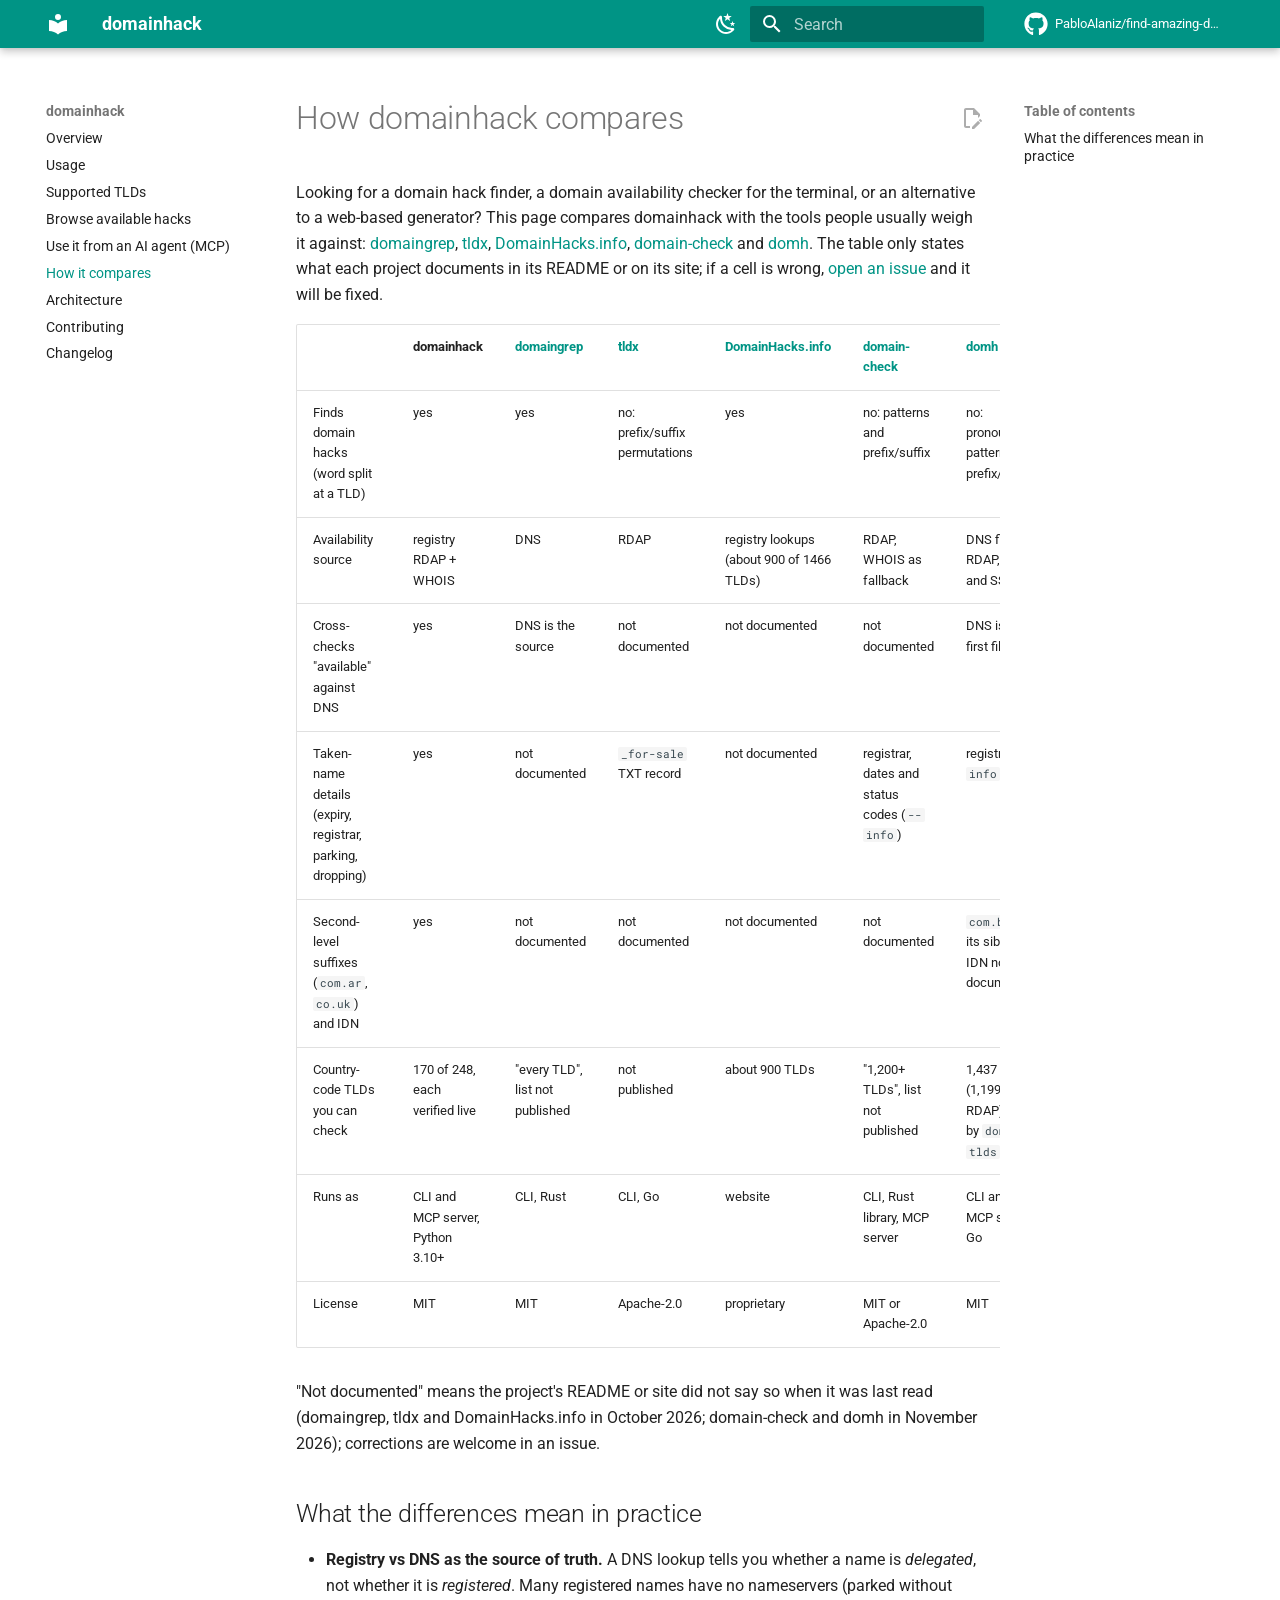
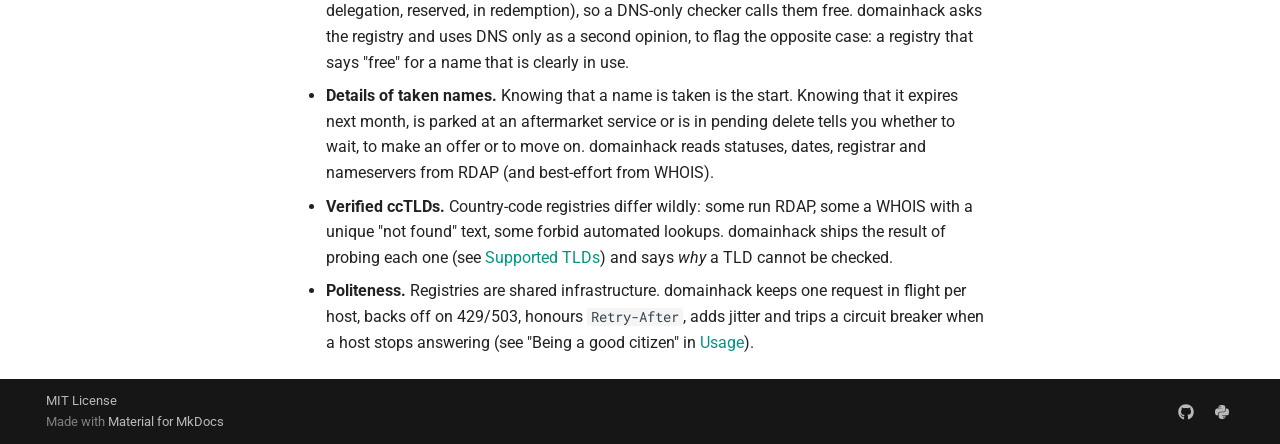
<file: compare/index.html>
<!doctype html>
<html lang="en" class="no-js">
  <head>
    
      <meta charset="utf-8">
      <meta name="viewport" content="width=device-width,initial-scale=1">
      
        <meta name="description" content="Find domain hacks hiding in real words. Live RDAP and WHOIS availability checks on 170 country-code TLDs plus every generic TLD, with no API keys.">
      
      
      
        <link rel="canonical" href="https://pabloalaniz.github.io/find-amazing-domains/compare/">
      
      
        <link rel="prev" href="../mcp/">
      
      
        <link rel="next" href="../architecture/">
      
      
        
      
      
      <link rel="icon" href="../assets/images/favicon.png">
      <meta name="generator" content="mkdocs-1.6.1, mkdocs-material-9.8.2">
    
    
      
        <title>How it compares - domainhack</title>
      
    
    
      <link rel="stylesheet" href="../assets/stylesheets/main.57a0d79d.min.css">
      
        
        <link rel="stylesheet" href="../assets/stylesheets/palette.fb2fffe2.min.css">
      
      


    
    
      
    
    
      
        
        
        <link rel="preconnect" href="https://fonts.gstatic.com" crossorigin>
        <link rel="stylesheet" href="https://fonts.googleapis.com/css?family=Roboto:300,300i,400,400i,700,700i%7CRoboto+Mono:400,400i,700,700i&display=fallback">
        <style>:root{--md-text-font:"Roboto";--md-code-font:"Roboto Mono"}</style>
      
    
    
      <link rel="stylesheet" href="../stylesheets/browse.css">
    
    <script>__md_scope=new URL("..",location),__md_hash=e=>[...e].reduce(((e,_)=>(e<<5)-e+_.charCodeAt(0)),0),__md_get=(e,_=localStorage,t=__md_scope)=>JSON.parse(_.getItem(t.pathname+"."+e)),__md_set=(e,_,t=localStorage,a=__md_scope)=>{try{t.setItem(a.pathname+"."+e,JSON.stringify(_))}catch(e){}}</script>
    
      

    
    
  </head>
  
  
    
    
      
    
    
    
    
    <body dir="ltr" data-md-color-scheme="default" data-md-color-primary="teal" data-md-color-accent="teal">
  
    
    <input class="md-toggle" data-md-toggle="drawer" type="checkbox" id="__drawer" autocomplete="off">
    <input class="md-toggle" data-md-toggle="search" type="checkbox" id="__search" autocomplete="off">
    <label class="md-overlay" for="__drawer"></label>
    <div data-md-component="skip">
      
        
        <a href="#how-domainhack-compares" class="md-skip">
          Skip to content
        </a>
      
    </div>
    <div data-md-component="announce">
      
    </div>
    
    
      

  

<header class="md-header md-header--shadow" data-md-component="header">
  <nav class="md-header__inner md-grid" aria-label="Header">
    <a href=".." title="domainhack" class="md-header__button md-logo" aria-label="domainhack" data-md-component="logo">
      
  
  <svg xmlns="http://www.w3.org/2000/svg" viewBox="0 0 24 24"><path d="M12 8a3 3 0 0 0 3-3 3 3 0 0 0-3-3 3 3 0 0 0-3 3 3 3 0 0 0 3 3m0 3.54C9.64 9.35 6.5 8 3 8v11c3.5 0 6.64 1.35 9 3.54 2.36-2.19 5.5-3.54 9-3.54V8c-3.5 0-6.64 1.35-9 3.54"/></svg>

    </a>
    <label class="md-header__button md-icon" for="__drawer">
      
      <svg xmlns="http://www.w3.org/2000/svg" viewBox="0 0 24 24"><path d="M3 6h18v2H3zm0 5h18v2H3zm0 5h18v2H3z"/></svg>
    </label>
    <div class="md-header__title" data-md-component="header-title">
      <div class="md-header__ellipsis">
        <div class="md-header__topic">
          <span class="md-ellipsis">
            domainhack
          </span>
        </div>
        <div class="md-header__topic" data-md-component="header-topic">
          <span class="md-ellipsis">
            
              How it compares
            
          </span>
        </div>
      </div>
    </div>
    
      
        <form class="md-header__option" data-md-component="palette">
  
    
    
    
    <input class="md-option" data-md-color-media="(prefers-color-scheme: light)" data-md-color-scheme="default" data-md-color-primary="teal" data-md-color-accent="teal"  aria-label="Dark mode"  type="radio" name="__palette" id="__palette_0">
    
      <label class="md-header__button md-icon" title="Dark mode" for="__palette_1" hidden>
        <svg xmlns="http://www.w3.org/2000/svg" viewBox="0 0 24 24"><path d="m17.75 4.09-2.53 1.94.91 3.06-2.63-1.81-2.63 1.81.91-3.06-2.53-1.94L12.44 4l1.06-3 1.06 3zm3.5 6.91-1.64 1.25.59 1.98-1.7-1.17-1.7 1.17.59-1.98L15.75 11l2.06-.05L18.5 9l.69 1.95zm-2.28 4.95c.83-.08 1.72 1.1 1.19 1.85-.32.45-.66.87-1.08 1.27C15.17 23 8.84 23 4.94 19.07c-3.91-3.9-3.91-10.24 0-14.14.4-.4.82-.76 1.27-1.08.75-.53 1.93.36 1.85 1.19-.27 2.86.69 5.83 2.89 8.02a9.96 9.96 0 0 0 8.02 2.89m-1.64 2.02a12.08 12.08 0 0 1-7.8-3.47c-2.17-2.19-3.33-5-3.49-7.82-2.81 3.14-2.7 7.96.31 10.98 3.02 3.01 7.84 3.12 10.98.31"/></svg>
      </label>
    
  
    
    
    
    <input class="md-option" data-md-color-media="(prefers-color-scheme: dark)" data-md-color-scheme="slate" data-md-color-primary="teal" data-md-color-accent="teal"  aria-label="Light mode"  type="radio" name="__palette" id="__palette_1">
    
      <label class="md-header__button md-icon" title="Light mode" for="__palette_0" hidden>
        <svg xmlns="http://www.w3.org/2000/svg" viewBox="0 0 24 24"><path d="M12 7a5 5 0 0 1 5 5 5 5 0 0 1-5 5 5 5 0 0 1-5-5 5 5 0 0 1 5-5m0 2a3 3 0 0 0-3 3 3 3 0 0 0 3 3 3 3 0 0 0 3-3 3 3 0 0 0-3-3m0-7 2.39 3.42C13.65 5.15 12.84 5 12 5s-1.65.15-2.39.42zM3.34 7l4.16-.35A7.2 7.2 0 0 0 5.94 8.5c-.44.74-.69 1.5-.83 2.29zm.02 10 1.76-3.77a7.131 7.131 0 0 0 2.38 4.14zM20.65 7l-1.77 3.79a7.02 7.02 0 0 0-2.38-4.15zm-.01 10-4.14.36c.59-.51 1.12-1.14 1.54-1.86.42-.73.69-1.5.83-2.29zM12 22l-2.41-3.44c.74.27 1.55.44 2.41.44.82 0 1.63-.17 2.37-.44z"/></svg>
      </label>
    
  
</form>
      
    
    
      <script>var palette=__md_get("__palette");if(palette&&palette.color){if("(prefers-color-scheme)"===palette.color.media){var media=matchMedia("(prefers-color-scheme: light)"),input=document.querySelector(media.matches?"[data-md-color-media='(prefers-color-scheme: light)']":"[data-md-color-media='(prefers-color-scheme: dark)']");palette.color.media=input.getAttribute("data-md-color-media"),palette.color.scheme=input.getAttribute("data-md-color-scheme"),palette.color.primary=input.getAttribute("data-md-color-primary"),palette.color.accent=input.getAttribute("data-md-color-accent")}for(var[key,value]of Object.entries(palette.color))document.body.setAttribute("data-md-color-"+key,value)}</script>
    
    
    
      
      
        <label class="md-header__button md-icon" for="__search">
          
          <svg xmlns="http://www.w3.org/2000/svg" viewBox="0 0 24 24"><path d="M9.5 3A6.5 6.5 0 0 1 16 9.5c0 1.61-.59 3.09-1.56 4.23l.27.27h.79l5 5-1.5 1.5-5-5v-.79l-.27-.27A6.52 6.52 0 0 1 9.5 16 6.5 6.5 0 0 1 3 9.5 6.5 6.5 0 0 1 9.5 3m0 2C7 5 5 7 5 9.5S7 14 9.5 14 14 12 14 9.5 12 5 9.5 5"/></svg>
        </label>
        <div class="md-search" data-md-component="search" role="dialog">
  <label class="md-search__overlay" for="__search"></label>
  <div class="md-search__inner" role="search">
    <form class="md-search__form" name="search">
      <input type="text" class="md-search__input" name="query" aria-label="Search" placeholder="Search" autocapitalize="off" autocorrect="off" autocomplete="off" spellcheck="false" data-md-component="search-query" required>
      <label class="md-search__icon md-icon" for="__search">
        
        <svg xmlns="http://www.w3.org/2000/svg" viewBox="0 0 24 24"><path d="M9.5 3A6.5 6.5 0 0 1 16 9.5c0 1.61-.59 3.09-1.56 4.23l.27.27h.79l5 5-1.5 1.5-5-5v-.79l-.27-.27A6.52 6.52 0 0 1 9.5 16 6.5 6.5 0 0 1 3 9.5 6.5 6.5 0 0 1 9.5 3m0 2C7 5 5 7 5 9.5S7 14 9.5 14 14 12 14 9.5 12 5 9.5 5"/></svg>
        
        <svg xmlns="http://www.w3.org/2000/svg" viewBox="0 0 24 24"><path d="M20 11v2H8l5.5 5.5-1.42 1.42L4.16 12l7.92-7.92L13.5 5.5 8 11z"/></svg>
      </label>
      <nav class="md-search__options" aria-label="Search">
        
        <button type="reset" class="md-search__icon md-icon" title="Clear" aria-label="Clear" tabindex="-1">
          
          <svg xmlns="http://www.w3.org/2000/svg" viewBox="0 0 24 24"><path d="M19 6.41 17.59 5 12 10.59 6.41 5 5 6.41 10.59 12 5 17.59 6.41 19 12 13.41 17.59 19 19 17.59 13.41 12z"/></svg>
        </button>
      </nav>
      
        <div class="md-search__suggest" data-md-component="search-suggest"></div>
      
    </form>
    <div class="md-search__output">
      <div class="md-search__scrollwrap" tabindex="0" data-md-scrollfix>
        <div class="md-search-result" data-md-component="search-result">
          <div class="md-search-result__meta">
            Initializing search
          </div>
          <ol class="md-search-result__list" role="presentation"></ol>
        </div>
      </div>
    </div>
  </div>
</div>
      
    
    
      <div class="md-header__source">
        <a href="https://github.com/PabloAlaniz/find-amazing-domains" title="Go to repository" class="md-source" data-md-component="source">
  <div class="md-source__icon md-icon">
    
    <svg xmlns="http://www.w3.org/2000/svg" viewBox="0 0 512 512"><!--! Font Awesome Free 7.1.0 by @fontawesome - https://fontawesome.com License - https://fontawesome.com/license/free (Icons: CC BY 4.0, Fonts: SIL OFL 1.1, Code: MIT License) Copyright 2025 Fonticons, Inc.--><path d="M173.9 397.4c0 2-2.3 3.6-5.2 3.6-3.3.3-5.6-1.3-5.6-3.6 0-2 2.3-3.6 5.2-3.6 3-.3 5.6 1.3 5.6 3.6m-31.1-4.5c-.7 2 1.3 4.3 4.3 4.9 2.6 1 5.6 0 6.2-2s-1.3-4.3-4.3-5.2c-2.6-.7-5.5.3-6.2 2.3m44.2-1.7c-2.9.7-4.9 2.6-4.6 4.9.3 2 2.9 3.3 5.9 2.6 2.9-.7 4.9-2.6 4.6-4.6-.3-1.9-3-3.2-5.9-2.9M252.8 8C114.1 8 8 113.3 8 252c0 110.9 69.8 205.8 169.5 239.2 12.8 2.3 17.3-5.6 17.3-12.1 0-6.2-.3-40.4-.3-61.4 0 0-70 15-84.7-29.8 0 0-11.4-29.1-27.8-36.6 0 0-22.9-15.7 1.6-15.4 0 0 24.9 2 38.6 25.8 21.9 38.6 58.6 27.5 72.9 20.9 2.3-16 8.8-27.1 16-33.7-55.9-6.2-112.3-14.3-112.3-110.5 0-27.5 7.6-41.3 23.6-58.9-2.6-6.5-11.1-33.3 2.6-67.9 20.9-6.5 69 27 69 27 20-5.6 41.5-8.5 62.8-8.5s42.8 2.9 62.8 8.5c0 0 48.1-33.6 69-27 13.7 34.7 5.2 61.4 2.6 67.9 16 17.7 25.8 31.5 25.8 58.9 0 96.5-58.9 104.2-114.8 110.5 9.2 7.9 17 22.9 17 46.4 0 33.7-.3 75.4-.3 83.6 0 6.5 4.6 14.4 17.3 12.1C436.2 457.8 504 362.9 504 252 504 113.3 391.5 8 252.8 8M105.2 352.9c-1.3 1-1 3.3.7 5.2 1.6 1.6 3.9 2.3 5.2 1 1.3-1 1-3.3-.7-5.2-1.6-1.6-3.9-2.3-5.2-1m-10.8-8.1c-.7 1.3.3 2.9 2.3 3.9 1.6 1 3.6.7 4.3-.7.7-1.3-.3-2.9-2.3-3.9-2-.6-3.6-.3-4.3.7m32.4 35.6c-1.6 1.3-1 4.3 1.3 6.2 2.3 2.3 5.2 2.6 6.5 1 1.3-1.3.7-4.3-1.3-6.2-2.2-2.3-5.2-2.6-6.5-1m-11.4-14.7c-1.6 1-1.6 3.6 0 5.9s4.3 3.3 5.6 2.3c1.6-1.3 1.6-3.9 0-6.2-1.4-2.3-4-3.3-5.6-2"/></svg>
  </div>
  <div class="md-source__repository">
    PabloAlaniz/find-amazing-domains
  </div>
</a>
      </div>
    
  </nav>
  
</header>
    
    <div class="md-container" data-md-component="container">
      
      
        
          
        
      
      <main class="md-main" data-md-component="main">
        <div class="md-main__inner md-grid">
          
            
              
              <div class="md-sidebar md-sidebar--primary" data-md-component="sidebar" data-md-type="navigation" >
                <div class="md-sidebar__scrollwrap">
                  <div class="md-sidebar__inner">
                    



<nav class="md-nav md-nav--primary" aria-label="Navigation" data-md-level="0">
  <label class="md-nav__title" for="__drawer">
    <a href=".." title="domainhack" class="md-nav__button md-logo" aria-label="domainhack" data-md-component="logo">
      
  
  <svg xmlns="http://www.w3.org/2000/svg" viewBox="0 0 24 24"><path d="M12 8a3 3 0 0 0 3-3 3 3 0 0 0-3-3 3 3 0 0 0-3 3 3 3 0 0 0 3 3m0 3.54C9.64 9.35 6.5 8 3 8v11c3.5 0 6.64 1.35 9 3.54 2.36-2.19 5.5-3.54 9-3.54V8c-3.5 0-6.64 1.35-9 3.54"/></svg>

    </a>
    domainhack
  </label>
  
    <div class="md-nav__source">
      <a href="https://github.com/PabloAlaniz/find-amazing-domains" title="Go to repository" class="md-source" data-md-component="source">
  <div class="md-source__icon md-icon">
    
    <svg xmlns="http://www.w3.org/2000/svg" viewBox="0 0 512 512"><!--! Font Awesome Free 7.1.0 by @fontawesome - https://fontawesome.com License - https://fontawesome.com/license/free (Icons: CC BY 4.0, Fonts: SIL OFL 1.1, Code: MIT License) Copyright 2025 Fonticons, Inc.--><path d="M173.9 397.4c0 2-2.3 3.6-5.2 3.6-3.3.3-5.6-1.3-5.6-3.6 0-2 2.3-3.6 5.2-3.6 3-.3 5.6 1.3 5.6 3.6m-31.1-4.5c-.7 2 1.3 4.3 4.3 4.9 2.6 1 5.6 0 6.2-2s-1.3-4.3-4.3-5.2c-2.6-.7-5.5.3-6.2 2.3m44.2-1.7c-2.9.7-4.9 2.6-4.6 4.9.3 2 2.9 3.3 5.9 2.6 2.9-.7 4.9-2.6 4.6-4.6-.3-1.9-3-3.2-5.9-2.9M252.8 8C114.1 8 8 113.3 8 252c0 110.9 69.8 205.8 169.5 239.2 12.8 2.3 17.3-5.6 17.3-12.1 0-6.2-.3-40.4-.3-61.4 0 0-70 15-84.7-29.8 0 0-11.4-29.1-27.8-36.6 0 0-22.9-15.7 1.6-15.4 0 0 24.9 2 38.6 25.8 21.9 38.6 58.6 27.5 72.9 20.9 2.3-16 8.8-27.1 16-33.7-55.9-6.2-112.3-14.3-112.3-110.5 0-27.5 7.6-41.3 23.6-58.9-2.6-6.5-11.1-33.3 2.6-67.9 20.9-6.5 69 27 69 27 20-5.6 41.5-8.5 62.8-8.5s42.8 2.9 62.8 8.5c0 0 48.1-33.6 69-27 13.7 34.7 5.2 61.4 2.6 67.9 16 17.7 25.8 31.5 25.8 58.9 0 96.5-58.9 104.2-114.8 110.5 9.2 7.9 17 22.9 17 46.4 0 33.7-.3 75.4-.3 83.6 0 6.5 4.6 14.4 17.3 12.1C436.2 457.8 504 362.9 504 252 504 113.3 391.5 8 252.8 8M105.2 352.9c-1.3 1-1 3.3.7 5.2 1.6 1.6 3.9 2.3 5.2 1 1.3-1 1-3.3-.7-5.2-1.6-1.6-3.9-2.3-5.2-1m-10.8-8.1c-.7 1.3.3 2.9 2.3 3.9 1.6 1 3.6.7 4.3-.7.7-1.3-.3-2.9-2.3-3.9-2-.6-3.6-.3-4.3.7m32.4 35.6c-1.6 1.3-1 4.3 1.3 6.2 2.3 2.3 5.2 2.6 6.5 1 1.3-1.3.7-4.3-1.3-6.2-2.2-2.3-5.2-2.6-6.5-1m-11.4-14.7c-1.6 1-1.6 3.6 0 5.9s4.3 3.3 5.6 2.3c1.6-1.3 1.6-3.9 0-6.2-1.4-2.3-4-3.3-5.6-2"/></svg>
  </div>
  <div class="md-source__repository">
    PabloAlaniz/find-amazing-domains
  </div>
</a>
    </div>
  
  <ul class="md-nav__list" data-md-scrollfix>
    
      
      
  
  
  
  
    <li class="md-nav__item">
      <a href=".." class="md-nav__link">
        
  
  
  <span class="md-ellipsis">
    
  
    Overview
  

    
  </span>
  
  

      </a>
    </li>
  

    
      
      
  
  
  
  
    <li class="md-nav__item">
      <a href="../usage/" class="md-nav__link">
        
  
  
  <span class="md-ellipsis">
    
  
    Usage
  

    
  </span>
  
  

      </a>
    </li>
  

    
      
      
  
  
  
  
    <li class="md-nav__item">
      <a href="../tlds/" class="md-nav__link">
        
  
  
  <span class="md-ellipsis">
    
  
    Supported TLDs
  

    
  </span>
  
  

      </a>
    </li>
  

    
      
      
  
  
  
  
    <li class="md-nav__item">
      <a href="../browse/" class="md-nav__link">
        
  
  
  <span class="md-ellipsis">
    
  
    Browse available hacks
  

    
  </span>
  
  

      </a>
    </li>
  

    
      
      
  
  
  
  
    <li class="md-nav__item">
      <a href="../mcp/" class="md-nav__link">
        
  
  
  <span class="md-ellipsis">
    
  
    Use it from an AI agent (MCP)
  

    
  </span>
  
  

      </a>
    </li>
  

    
      
      
  
  
    
  
  
  
    <li class="md-nav__item md-nav__item--active">
      
      <input class="md-nav__toggle md-toggle" type="checkbox" id="__toc">
      
      
        
      
      
        <label class="md-nav__link md-nav__link--active" for="__toc">
          
  
  
  <span class="md-ellipsis">
    
  
    How it compares
  

    
  </span>
  
  

          <span class="md-nav__icon md-icon"></span>
        </label>
      
      <a href="./" class="md-nav__link md-nav__link--active">
        
  
  
  <span class="md-ellipsis">
    
  
    How it compares
  

    
  </span>
  
  

      </a>
      
        

<nav class="md-nav md-nav--secondary" aria-label="Table of contents">
  
  
  
    
  
  
    <label class="md-nav__title" for="__toc">
      <span class="md-nav__icon md-icon"></span>
      Table of contents
    </label>
    <ul class="md-nav__list" data-md-component="toc" data-md-scrollfix>
      
        <li class="md-nav__item">
  <a href="#what-the-differences-mean-in-practice" class="md-nav__link">
    <span class="md-ellipsis">
      
        What the differences mean in practice
      
    </span>
  </a>
  
</li>
      
    </ul>
  
</nav>
      
    </li>
  

    
      
      
  
  
  
  
    <li class="md-nav__item">
      <a href="../architecture/" class="md-nav__link">
        
  
  
  <span class="md-ellipsis">
    
  
    Architecture
  

    
  </span>
  
  

      </a>
    </li>
  

    
      
      
  
  
  
  
    <li class="md-nav__item">
      <a href="../contributing/" class="md-nav__link">
        
  
  
  <span class="md-ellipsis">
    
  
    Contributing
  

    
  </span>
  
  

      </a>
    </li>
  

    
      
      
  
  
  
  
    <li class="md-nav__item">
      <a href="../changelog/" class="md-nav__link">
        
  
  
  <span class="md-ellipsis">
    
  
    Changelog
  

    
  </span>
  
  

      </a>
    </li>
  

    
  </ul>
</nav>
                  </div>
                </div>
              </div>
            
            
              
              <div class="md-sidebar md-sidebar--secondary" data-md-component="sidebar" data-md-type="toc" >
                <div class="md-sidebar__scrollwrap">
                  <div class="md-sidebar__inner">
                    

<nav class="md-nav md-nav--secondary" aria-label="Table of contents">
  
  
  
    
  
  
    <label class="md-nav__title" for="__toc">
      <span class="md-nav__icon md-icon"></span>
      Table of contents
    </label>
    <ul class="md-nav__list" data-md-component="toc" data-md-scrollfix>
      
        <li class="md-nav__item">
  <a href="#what-the-differences-mean-in-practice" class="md-nav__link">
    <span class="md-ellipsis">
      
        What the differences mean in practice
      
    </span>
  </a>
  
</li>
      
    </ul>
  
</nav>
                  </div>
                </div>
              </div>
            
          
          
            <div class="md-content" data-md-component="content">
              
              <article class="md-content__inner md-typeset">
                
                  


  
    <a href="https://github.com/PabloAlaniz/find-amazing-domains/edit/main/docs/compare.md" title="Edit this page" class="md-content__button md-icon" rel="edit">
      
      <svg xmlns="http://www.w3.org/2000/svg" viewBox="0 0 24 24"><path d="M10 20H6V4h7v5h5v3.1l2-2V8l-6-6H6c-1.1 0-2 .9-2 2v16c0 1.1.9 2 2 2h4zm10.2-7c.1 0 .3.1.4.2l1.3 1.3c.2.2.2.6 0 .8l-1 1-2.1-2.1 1-1c.1-.1.2-.2.4-.2m0 3.9L14.1 23H12v-2.1l6.1-6.1z"/></svg>
    </a>
  
  


<h1 id="how-domainhack-compares">How domainhack compares<a class="headerlink" href="#how-domainhack-compares" title="Permanent link">&para;</a></h1>
<p>Looking for a domain hack finder, a domain availability checker for the terminal, or an
alternative to a web-based generator? This page compares domainhack with the tools people
usually weigh it against: <a href="https://github.com/ysm-dev/domaingrep">domaingrep</a>,
<a href="https://github.com/brandonyoungdev/tldx">tldx</a>, <a href="https://domainhacks.info/">DomainHacks.info</a>,
<a href="https://github.com/saidutt46/domain-check">domain-check</a> and
<a href="https://github.com/codeatlasdev/domain-hunter">domh</a>.
The table only states what each project documents in its README or on its site; if a cell is
wrong, <a href="https://github.com/PabloAlaniz/find-amazing-domains/issues">open an issue</a> and it will
be fixed.</p>
<table>
<thead>
<tr>
<th></th>
<th>domainhack</th>
<th><a href="https://github.com/ysm-dev/domaingrep">domaingrep</a></th>
<th><a href="https://github.com/brandonyoungdev/tldx">tldx</a></th>
<th><a href="https://domainhacks.info/">DomainHacks.info</a></th>
<th><a href="https://github.com/saidutt46/domain-check">domain-check</a></th>
<th><a href="https://github.com/codeatlasdev/domain-hunter">domh</a></th>
</tr>
</thead>
<tbody>
<tr>
<td>Finds domain hacks (word split at a TLD)</td>
<td>yes</td>
<td>yes</td>
<td>no: prefix/suffix permutations</td>
<td>yes</td>
<td>no: patterns and prefix/suffix</td>
<td>no: pronounceable patterns and prefix/suffix</td>
</tr>
<tr>
<td>Availability source</td>
<td>registry RDAP + WHOIS</td>
<td>DNS</td>
<td>RDAP</td>
<td>registry lookups (about 900 of 1466 TLDs)</td>
<td>RDAP, WHOIS as fallback</td>
<td>DNS first, then RDAP, WHOIS and SSL</td>
</tr>
<tr>
<td>Cross-checks "available" against DNS</td>
<td>yes</td>
<td>DNS is the source</td>
<td>not documented</td>
<td>not documented</td>
<td>not documented</td>
<td>DNS is the first filter</td>
</tr>
<tr>
<td>Taken-name details (expiry, registrar, parking, dropping)</td>
<td>yes</td>
<td>not documented</td>
<td><code>_for-sale</code> TXT record</td>
<td>not documented</td>
<td>registrar, dates and status codes (<code>--info</code>)</td>
<td>registrar (<code>--info</code>)</td>
</tr>
<tr>
<td>Second-level suffixes (<code>com.ar</code>, <code>co.uk</code>) and IDN</td>
<td>yes</td>
<td>not documented</td>
<td>not documented</td>
<td>not documented</td>
<td>not documented</td>
<td><code>com.br</code> and its siblings; IDN not documented</td>
</tr>
<tr>
<td>Country-code TLDs you can check</td>
<td>170 of 248, each verified live</td>
<td>"every TLD", list not published</td>
<td>not published</td>
<td>about 900 TLDs</td>
<td>"1,200+ TLDs", list not published</td>
<td>1,437 TLDs (1,199 with RDAP), listed by <code>domh tlds</code></td>
</tr>
<tr>
<td>Runs as</td>
<td>CLI and MCP server, Python 3.10+</td>
<td>CLI, Rust</td>
<td>CLI, Go</td>
<td>website</td>
<td>CLI, Rust library, MCP server</td>
<td>CLI and TUI, MCP server, Go</td>
</tr>
<tr>
<td>License</td>
<td>MIT</td>
<td>MIT</td>
<td>Apache-2.0</td>
<td>proprietary</td>
<td>MIT or Apache-2.0</td>
<td>MIT</td>
</tr>
</tbody>
</table>
<p>"Not documented" means the project's README or site did not say so when it was last read (domaingrep, tldx and DomainHacks.info in October 2026; domain-check and domh in November 2026); corrections are welcome in an issue.</p>
<h2 id="what-the-differences-mean-in-practice">What the differences mean in practice<a class="headerlink" href="#what-the-differences-mean-in-practice" title="Permanent link">&para;</a></h2>
<ul>
<li><strong>Registry vs DNS as the source of truth.</strong> A DNS lookup tells you whether a name is
  <em>delegated</em>, not whether it is <em>registered</em>. Many registered names have no nameservers
  (parked without delegation, reserved, in redemption), so a DNS-only checker calls them
  free. domainhack asks the registry and uses DNS only as a second opinion, to flag the
  opposite case: a registry that says "free" for a name that is clearly in use.</li>
<li><strong>Details of taken names.</strong> Knowing that a name is taken is the start. Knowing that it
  expires next month, is parked at an aftermarket service or is in pending delete tells you
  whether to wait, to make an offer or to move on. domainhack reads statuses, dates, registrar
  and nameservers from RDAP (and best-effort from WHOIS).</li>
<li><strong>Verified ccTLDs.</strong> Country-code registries differ wildly: some run RDAP, some a WHOIS
  with a unique "not found" text, some forbid automated lookups. domainhack ships the result
  of probing each one (see <a href="../tlds/">Supported TLDs</a>) and says <em>why</em> a TLD cannot be checked.</li>
<li><strong>Politeness.</strong> Registries are shared infrastructure. domainhack keeps one request in
  flight per host, backs off on 429/503, honours <code>Retry-After</code>, adds jitter and trips a
  circuit breaker when a host stops answering (see "Being a good citizen" in <a href="../usage/">Usage</a>).</li>
</ul>












                
              </article>
            </div>
          
          
<script>var target=document.getElementById(location.hash.slice(1));target&&target.name&&(target.checked=target.name.startsWith("__tabbed_"))</script>
        </div>
        
          <button type="button" class="md-top md-icon" data-md-component="top" hidden>
  
  <svg xmlns="http://www.w3.org/2000/svg" viewBox="0 0 24 24"><path d="M13 20h-2V8l-5.5 5.5-1.42-1.42L12 4.16l7.92 7.92-1.42 1.42L13 8z"/></svg>
  Back to top
</button>
        
      </main>
      
        <footer class="md-footer">
  
  <div class="md-footer-meta md-typeset">
    <div class="md-footer-meta__inner md-grid">
      <div class="md-copyright">
  
    <div class="md-copyright__highlight">
      MIT License
    </div>
  
  
    Made with
    <a href="https://squidfunk.github.io/mkdocs-material/" target="_blank" rel="noopener">
      Material for MkDocs
    </a>
  
</div>
      
        
<div class="md-social">
  
    
    
    
    
      
      
    
    <a href="https://github.com/PabloAlaniz/find-amazing-domains" target="_blank" rel="noopener" title="github.com" class="md-social__link">
      <svg xmlns="http://www.w3.org/2000/svg" viewBox="0 0 512 512"><!--! Font Awesome Free 7.1.0 by @fontawesome - https://fontawesome.com License - https://fontawesome.com/license/free (Icons: CC BY 4.0, Fonts: SIL OFL 1.1, Code: MIT License) Copyright 2025 Fonticons, Inc.--><path d="M173.9 397.4c0 2-2.3 3.6-5.2 3.6-3.3.3-5.6-1.3-5.6-3.6 0-2 2.3-3.6 5.2-3.6 3-.3 5.6 1.3 5.6 3.6m-31.1-4.5c-.7 2 1.3 4.3 4.3 4.9 2.6 1 5.6 0 6.2-2s-1.3-4.3-4.3-5.2c-2.6-.7-5.5.3-6.2 2.3m44.2-1.7c-2.9.7-4.9 2.6-4.6 4.9.3 2 2.9 3.3 5.9 2.6 2.9-.7 4.9-2.6 4.6-4.6-.3-1.9-3-3.2-5.9-2.9M252.8 8C114.1 8 8 113.3 8 252c0 110.9 69.8 205.8 169.5 239.2 12.8 2.3 17.3-5.6 17.3-12.1 0-6.2-.3-40.4-.3-61.4 0 0-70 15-84.7-29.8 0 0-11.4-29.1-27.8-36.6 0 0-22.9-15.7 1.6-15.4 0 0 24.9 2 38.6 25.8 21.9 38.6 58.6 27.5 72.9 20.9 2.3-16 8.8-27.1 16-33.7-55.9-6.2-112.3-14.3-112.3-110.5 0-27.5 7.6-41.3 23.6-58.9-2.6-6.5-11.1-33.3 2.6-67.9 20.9-6.5 69 27 69 27 20-5.6 41.5-8.5 62.8-8.5s42.8 2.9 62.8 8.5c0 0 48.1-33.6 69-27 13.7 34.7 5.2 61.4 2.6 67.9 16 17.7 25.8 31.5 25.8 58.9 0 96.5-58.9 104.2-114.8 110.5 9.2 7.9 17 22.9 17 46.4 0 33.7-.3 75.4-.3 83.6 0 6.5 4.6 14.4 17.3 12.1C436.2 457.8 504 362.9 504 252 504 113.3 391.5 8 252.8 8M105.2 352.9c-1.3 1-1 3.3.7 5.2 1.6 1.6 3.9 2.3 5.2 1 1.3-1 1-3.3-.7-5.2-1.6-1.6-3.9-2.3-5.2-1m-10.8-8.1c-.7 1.3.3 2.9 2.3 3.9 1.6 1 3.6.7 4.3-.7.7-1.3-.3-2.9-2.3-3.9-2-.6-3.6-.3-4.3.7m32.4 35.6c-1.6 1.3-1 4.3 1.3 6.2 2.3 2.3 5.2 2.6 6.5 1 1.3-1.3.7-4.3-1.3-6.2-2.2-2.3-5.2-2.6-6.5-1m-11.4-14.7c-1.6 1-1.6 3.6 0 5.9s4.3 3.3 5.6 2.3c1.6-1.3 1.6-3.9 0-6.2-1.4-2.3-4-3.3-5.6-2"/></svg>
    </a>
  
    
    
    
    
      
      
    
    <a href="https://pypi.org/project/domainhack/" target="_blank" rel="noopener" title="pypi.org" class="md-social__link">
      <svg xmlns="http://www.w3.org/2000/svg" viewBox="0 0 448 512"><!--! Font Awesome Free 7.1.0 by @fontawesome - https://fontawesome.com License - https://fontawesome.com/license/free (Icons: CC BY 4.0, Fonts: SIL OFL 1.1, Code: MIT License) Copyright 2025 Fonticons, Inc.--><path d="M439.8 200.5c-7.7-30.9-22.3-54.2-53.4-54.2h-40.1v47.4c0 36.8-31.2 67.8-66.8 67.8H172.7c-29.2 0-53.4 25-53.4 54.3v101.8c0 29 25.2 46 53.4 54.3 33.8 9.9 66.3 11.7 106.8 0 26.9-7.8 53.4-23.5 53.4-54.3v-40.7H226.2v-13.6h160.2c31.1 0 42.6-21.7 53.4-54.2 11.2-33.5 10.7-65.7 0-108.6M286.2 444.7a20.4 20.4 0 1 1 0-40.7 20.4 20.4 0 1 1 0 40.7M167.8 248.1h106.8c29.7 0 53.4-24.5 53.4-54.3V91.9c0-29-24.4-50.7-53.4-55.6-35.8-5.9-74.7-5.6-106.8.1-45.2 8-53.4 24.7-53.4 55.6v40.7h106.9v13.6h-147c-31.1 0-58.3 18.7-66.8 54.2-9.8 40.7-10.2 66.1 0 108.6 7.6 31.6 25.7 54.2 56.8 54.2H101v-48.8c0-35.3 30.5-66.4 66.8-66.4m-6.6-183.4a20.4 20.4 0 1 1 0 40.8 20.4 20.4 0 1 1 0-40.8"/></svg>
    </a>
  
</div>
      
    </div>
  </div>
</footer>
      
    </div>
    <div class="md-dialog" data-md-component="dialog">
      <div class="md-dialog__inner md-typeset"></div>
    </div>
    
    
    
      
      
      <script id="__config" type="application/json">{"annotate": null, "base": "..", "features": ["navigation.instant", "navigation.tracking", "navigation.top", "toc.follow", "content.code.copy", "content.action.edit", "search.suggest"], "search": "../assets/javascripts/workers/search.a7633da7.min.js", "tags": null, "translations": {"clipboard.copied": "Copied to clipboard", "clipboard.copy": "Copy to clipboard", "search.result.more.one": "1 more on this page", "search.result.more.other": "# more on this page", "search.result.none": "No matching documents", "search.result.one": "1 matching document", "search.result.other": "# matching documents", "search.result.placeholder": "Type to start searching", "search.result.term.missing": "Missing", "select.version": "Select version"}, "version": null}</script>
    
    
      <script src="../assets/javascripts/bundle.a5f9d56c.min.js"></script>
      
        <script src="../javascripts/browse.js"></script>
      
    
  </body>
</html>
</file>
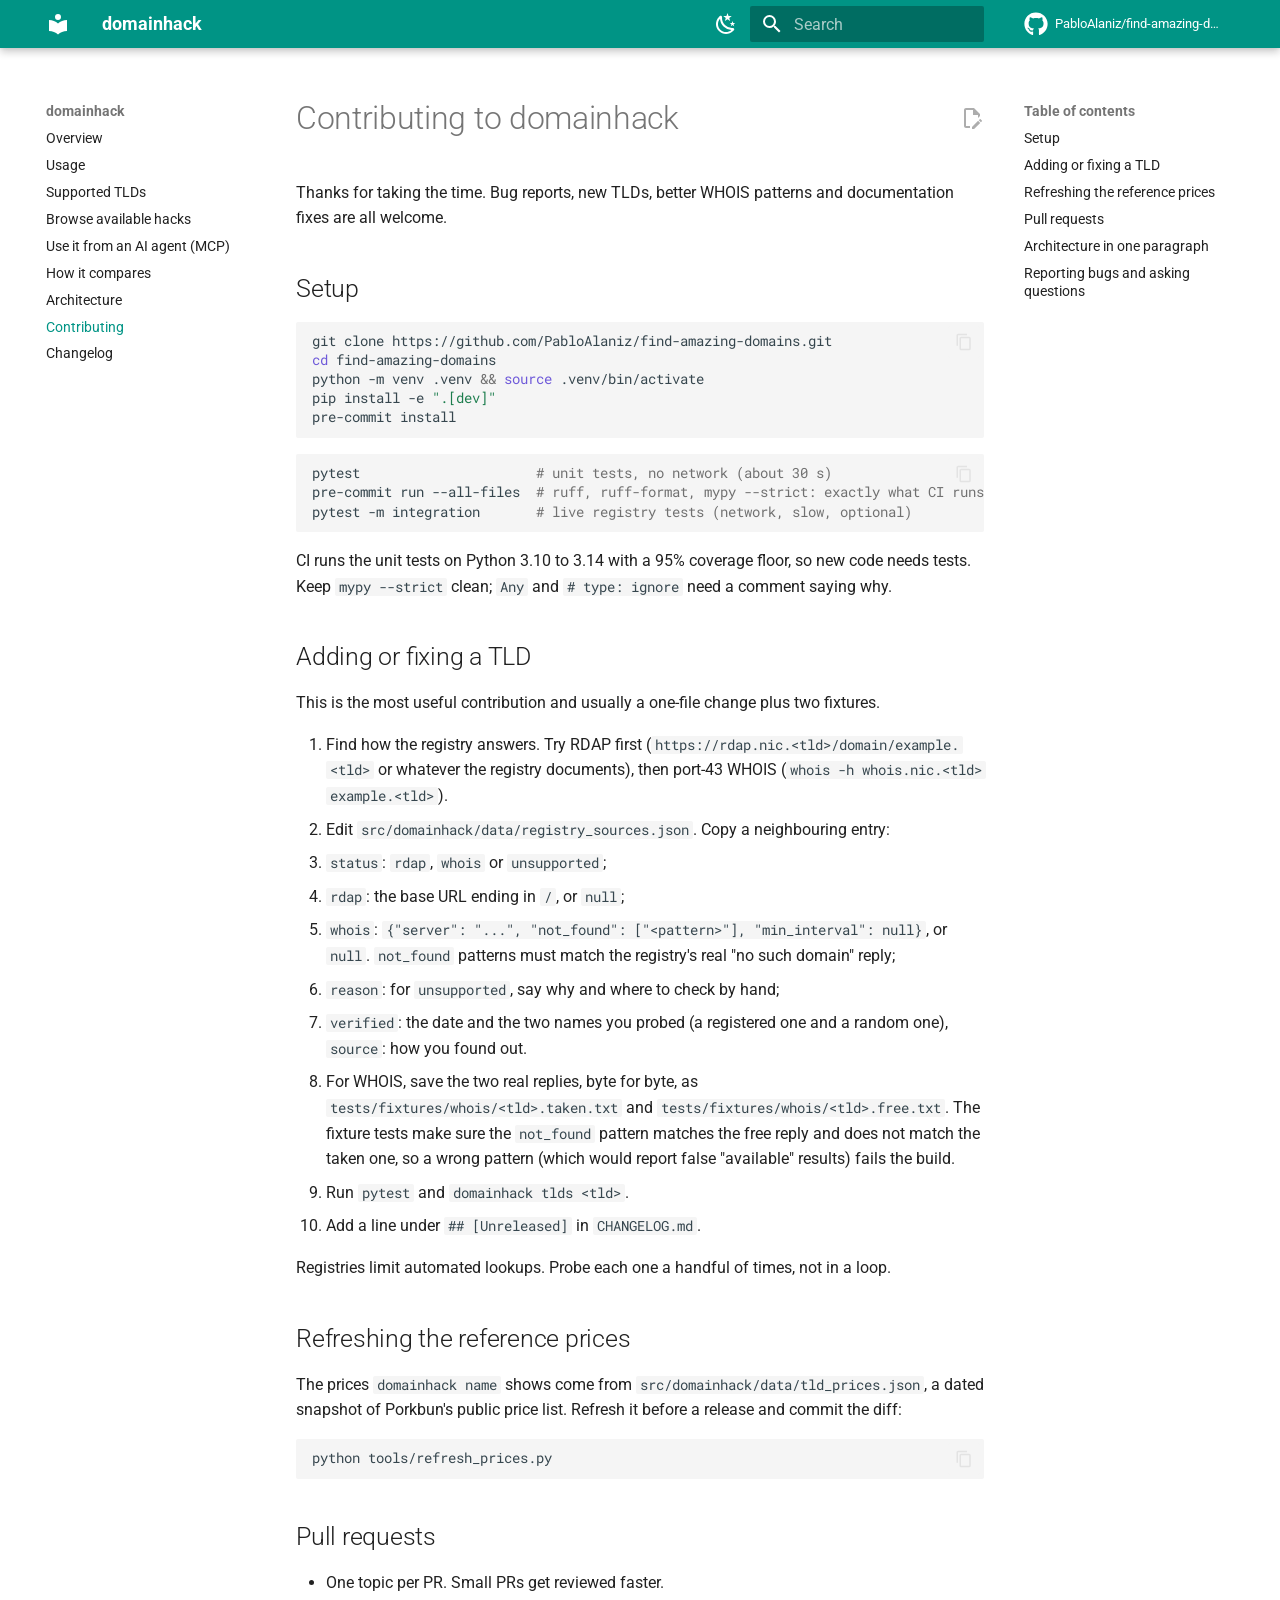
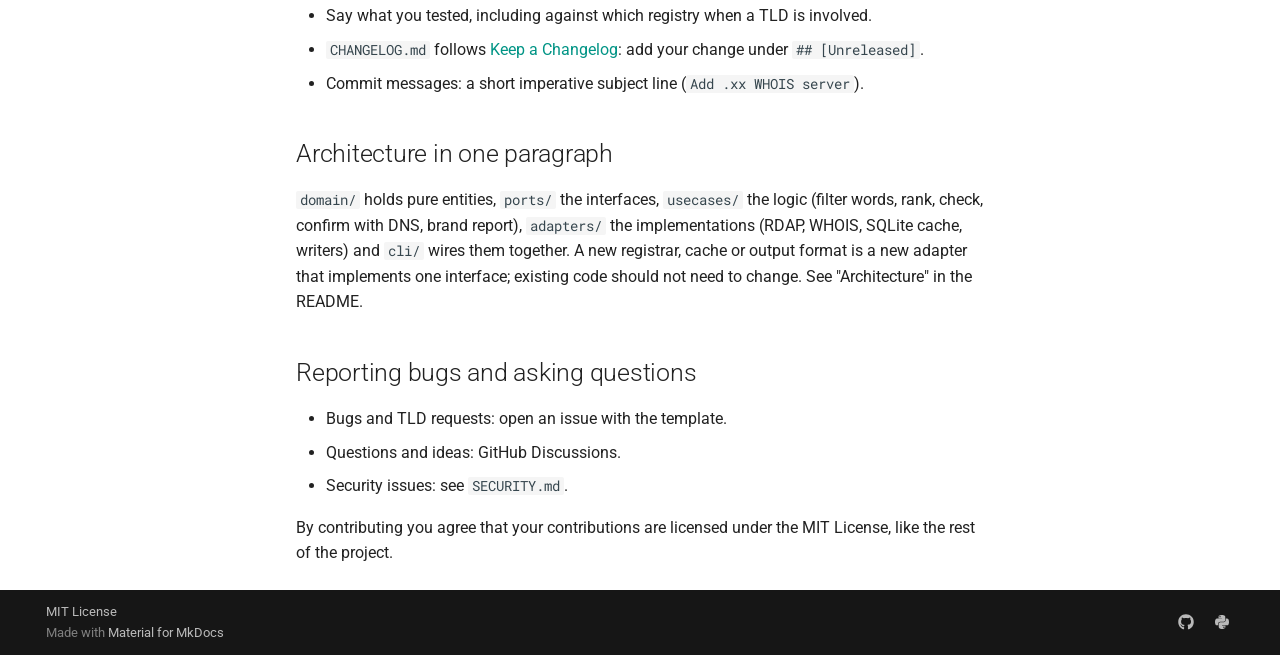
<file: contributing/index.html>
<!doctype html>
<html lang="en" class="no-js">
  <head>
    
      <meta charset="utf-8">
      <meta name="viewport" content="width=device-width,initial-scale=1">
      
        <meta name="description" content="Find domain hacks hiding in real words. Live RDAP and WHOIS availability checks on 170 country-code TLDs plus every generic TLD, with no API keys.">
      
      
      
        <link rel="canonical" href="https://pabloalaniz.github.io/find-amazing-domains/contributing/">
      
      
        <link rel="prev" href="../architecture/">
      
      
        <link rel="next" href="../changelog/">
      
      
        
      
      
      <link rel="icon" href="../assets/images/favicon.png">
      <meta name="generator" content="mkdocs-1.6.1, mkdocs-material-9.8.2">
    
    
      
        <title>Contributing - domainhack</title>
      
    
    
      <link rel="stylesheet" href="../assets/stylesheets/main.57a0d79d.min.css">
      
        
        <link rel="stylesheet" href="../assets/stylesheets/palette.fb2fffe2.min.css">
      
      


    
    
      
    
    
      
        
        
        <link rel="preconnect" href="https://fonts.gstatic.com" crossorigin>
        <link rel="stylesheet" href="https://fonts.googleapis.com/css?family=Roboto:300,300i,400,400i,700,700i%7CRoboto+Mono:400,400i,700,700i&display=fallback">
        <style>:root{--md-text-font:"Roboto";--md-code-font:"Roboto Mono"}</style>
      
    
    
      <link rel="stylesheet" href="../stylesheets/browse.css">
    
    <script>__md_scope=new URL("..",location),__md_hash=e=>[...e].reduce(((e,_)=>(e<<5)-e+_.charCodeAt(0)),0),__md_get=(e,_=localStorage,t=__md_scope)=>JSON.parse(_.getItem(t.pathname+"."+e)),__md_set=(e,_,t=localStorage,a=__md_scope)=>{try{t.setItem(a.pathname+"."+e,JSON.stringify(_))}catch(e){}}</script>
    
      

    
    
  </head>
  
  
    
    
      
    
    
    
    
    <body dir="ltr" data-md-color-scheme="default" data-md-color-primary="teal" data-md-color-accent="teal">
  
    
    <input class="md-toggle" data-md-toggle="drawer" type="checkbox" id="__drawer" autocomplete="off">
    <input class="md-toggle" data-md-toggle="search" type="checkbox" id="__search" autocomplete="off">
    <label class="md-overlay" for="__drawer"></label>
    <div data-md-component="skip">
      
        
        <a href="#contributing-to-domainhack" class="md-skip">
          Skip to content
        </a>
      
    </div>
    <div data-md-component="announce">
      
    </div>
    
    
      

  

<header class="md-header md-header--shadow" data-md-component="header">
  <nav class="md-header__inner md-grid" aria-label="Header">
    <a href=".." title="domainhack" class="md-header__button md-logo" aria-label="domainhack" data-md-component="logo">
      
  
  <svg xmlns="http://www.w3.org/2000/svg" viewBox="0 0 24 24"><path d="M12 8a3 3 0 0 0 3-3 3 3 0 0 0-3-3 3 3 0 0 0-3 3 3 3 0 0 0 3 3m0 3.54C9.64 9.35 6.5 8 3 8v11c3.5 0 6.64 1.35 9 3.54 2.36-2.19 5.5-3.54 9-3.54V8c-3.5 0-6.64 1.35-9 3.54"/></svg>

    </a>
    <label class="md-header__button md-icon" for="__drawer">
      
      <svg xmlns="http://www.w3.org/2000/svg" viewBox="0 0 24 24"><path d="M3 6h18v2H3zm0 5h18v2H3zm0 5h18v2H3z"/></svg>
    </label>
    <div class="md-header__title" data-md-component="header-title">
      <div class="md-header__ellipsis">
        <div class="md-header__topic">
          <span class="md-ellipsis">
            domainhack
          </span>
        </div>
        <div class="md-header__topic" data-md-component="header-topic">
          <span class="md-ellipsis">
            
              Contributing
            
          </span>
        </div>
      </div>
    </div>
    
      
        <form class="md-header__option" data-md-component="palette">
  
    
    
    
    <input class="md-option" data-md-color-media="(prefers-color-scheme: light)" data-md-color-scheme="default" data-md-color-primary="teal" data-md-color-accent="teal"  aria-label="Dark mode"  type="radio" name="__palette" id="__palette_0">
    
      <label class="md-header__button md-icon" title="Dark mode" for="__palette_1" hidden>
        <svg xmlns="http://www.w3.org/2000/svg" viewBox="0 0 24 24"><path d="m17.75 4.09-2.53 1.94.91 3.06-2.63-1.81-2.63 1.81.91-3.06-2.53-1.94L12.44 4l1.06-3 1.06 3zm3.5 6.91-1.64 1.25.59 1.98-1.7-1.17-1.7 1.17.59-1.98L15.75 11l2.06-.05L18.5 9l.69 1.95zm-2.28 4.95c.83-.08 1.72 1.1 1.19 1.85-.32.45-.66.87-1.08 1.27C15.17 23 8.84 23 4.94 19.07c-3.91-3.9-3.91-10.24 0-14.14.4-.4.82-.76 1.27-1.08.75-.53 1.93.36 1.85 1.19-.27 2.86.69 5.83 2.89 8.02a9.96 9.96 0 0 0 8.02 2.89m-1.64 2.02a12.08 12.08 0 0 1-7.8-3.47c-2.17-2.19-3.33-5-3.49-7.82-2.81 3.14-2.7 7.96.31 10.98 3.02 3.01 7.84 3.12 10.98.31"/></svg>
      </label>
    
  
    
    
    
    <input class="md-option" data-md-color-media="(prefers-color-scheme: dark)" data-md-color-scheme="slate" data-md-color-primary="teal" data-md-color-accent="teal"  aria-label="Light mode"  type="radio" name="__palette" id="__palette_1">
    
      <label class="md-header__button md-icon" title="Light mode" for="__palette_0" hidden>
        <svg xmlns="http://www.w3.org/2000/svg" viewBox="0 0 24 24"><path d="M12 7a5 5 0 0 1 5 5 5 5 0 0 1-5 5 5 5 0 0 1-5-5 5 5 0 0 1 5-5m0 2a3 3 0 0 0-3 3 3 3 0 0 0 3 3 3 3 0 0 0 3-3 3 3 0 0 0-3-3m0-7 2.39 3.42C13.65 5.15 12.84 5 12 5s-1.65.15-2.39.42zM3.34 7l4.16-.35A7.2 7.2 0 0 0 5.94 8.5c-.44.74-.69 1.5-.83 2.29zm.02 10 1.76-3.77a7.131 7.131 0 0 0 2.38 4.14zM20.65 7l-1.77 3.79a7.02 7.02 0 0 0-2.38-4.15zm-.01 10-4.14.36c.59-.51 1.12-1.14 1.54-1.86.42-.73.69-1.5.83-2.29zM12 22l-2.41-3.44c.74.27 1.55.44 2.41.44.82 0 1.63-.17 2.37-.44z"/></svg>
      </label>
    
  
</form>
      
    
    
      <script>var palette=__md_get("__palette");if(palette&&palette.color){if("(prefers-color-scheme)"===palette.color.media){var media=matchMedia("(prefers-color-scheme: light)"),input=document.querySelector(media.matches?"[data-md-color-media='(prefers-color-scheme: light)']":"[data-md-color-media='(prefers-color-scheme: dark)']");palette.color.media=input.getAttribute("data-md-color-media"),palette.color.scheme=input.getAttribute("data-md-color-scheme"),palette.color.primary=input.getAttribute("data-md-color-primary"),palette.color.accent=input.getAttribute("data-md-color-accent")}for(var[key,value]of Object.entries(palette.color))document.body.setAttribute("data-md-color-"+key,value)}</script>
    
    
    
      
      
        <label class="md-header__button md-icon" for="__search">
          
          <svg xmlns="http://www.w3.org/2000/svg" viewBox="0 0 24 24"><path d="M9.5 3A6.5 6.5 0 0 1 16 9.5c0 1.61-.59 3.09-1.56 4.23l.27.27h.79l5 5-1.5 1.5-5-5v-.79l-.27-.27A6.52 6.52 0 0 1 9.5 16 6.5 6.5 0 0 1 3 9.5 6.5 6.5 0 0 1 9.5 3m0 2C7 5 5 7 5 9.5S7 14 9.5 14 14 12 14 9.5 12 5 9.5 5"/></svg>
        </label>
        <div class="md-search" data-md-component="search" role="dialog">
  <label class="md-search__overlay" for="__search"></label>
  <div class="md-search__inner" role="search">
    <form class="md-search__form" name="search">
      <input type="text" class="md-search__input" name="query" aria-label="Search" placeholder="Search" autocapitalize="off" autocorrect="off" autocomplete="off" spellcheck="false" data-md-component="search-query" required>
      <label class="md-search__icon md-icon" for="__search">
        
        <svg xmlns="http://www.w3.org/2000/svg" viewBox="0 0 24 24"><path d="M9.5 3A6.5 6.5 0 0 1 16 9.5c0 1.61-.59 3.09-1.56 4.23l.27.27h.79l5 5-1.5 1.5-5-5v-.79l-.27-.27A6.52 6.52 0 0 1 9.5 16 6.5 6.5 0 0 1 3 9.5 6.5 6.5 0 0 1 9.5 3m0 2C7 5 5 7 5 9.5S7 14 9.5 14 14 12 14 9.5 12 5 9.5 5"/></svg>
        
        <svg xmlns="http://www.w3.org/2000/svg" viewBox="0 0 24 24"><path d="M20 11v2H8l5.5 5.5-1.42 1.42L4.16 12l7.92-7.92L13.5 5.5 8 11z"/></svg>
      </label>
      <nav class="md-search__options" aria-label="Search">
        
        <button type="reset" class="md-search__icon md-icon" title="Clear" aria-label="Clear" tabindex="-1">
          
          <svg xmlns="http://www.w3.org/2000/svg" viewBox="0 0 24 24"><path d="M19 6.41 17.59 5 12 10.59 6.41 5 5 6.41 10.59 12 5 17.59 6.41 19 12 13.41 17.59 19 19 17.59 13.41 12z"/></svg>
        </button>
      </nav>
      
        <div class="md-search__suggest" data-md-component="search-suggest"></div>
      
    </form>
    <div class="md-search__output">
      <div class="md-search__scrollwrap" tabindex="0" data-md-scrollfix>
        <div class="md-search-result" data-md-component="search-result">
          <div class="md-search-result__meta">
            Initializing search
          </div>
          <ol class="md-search-result__list" role="presentation"></ol>
        </div>
      </div>
    </div>
  </div>
</div>
      
    
    
      <div class="md-header__source">
        <a href="https://github.com/PabloAlaniz/find-amazing-domains" title="Go to repository" class="md-source" data-md-component="source">
  <div class="md-source__icon md-icon">
    
    <svg xmlns="http://www.w3.org/2000/svg" viewBox="0 0 512 512"><!--! Font Awesome Free 7.1.0 by @fontawesome - https://fontawesome.com License - https://fontawesome.com/license/free (Icons: CC BY 4.0, Fonts: SIL OFL 1.1, Code: MIT License) Copyright 2025 Fonticons, Inc.--><path d="M173.9 397.4c0 2-2.3 3.6-5.2 3.6-3.3.3-5.6-1.3-5.6-3.6 0-2 2.3-3.6 5.2-3.6 3-.3 5.6 1.3 5.6 3.6m-31.1-4.5c-.7 2 1.3 4.3 4.3 4.9 2.6 1 5.6 0 6.2-2s-1.3-4.3-4.3-5.2c-2.6-.7-5.5.3-6.2 2.3m44.2-1.7c-2.9.7-4.9 2.6-4.6 4.9.3 2 2.9 3.3 5.9 2.6 2.9-.7 4.9-2.6 4.6-4.6-.3-1.9-3-3.2-5.9-2.9M252.8 8C114.1 8 8 113.3 8 252c0 110.9 69.8 205.8 169.5 239.2 12.8 2.3 17.3-5.6 17.3-12.1 0-6.2-.3-40.4-.3-61.4 0 0-70 15-84.7-29.8 0 0-11.4-29.1-27.8-36.6 0 0-22.9-15.7 1.6-15.4 0 0 24.9 2 38.6 25.8 21.9 38.6 58.6 27.5 72.9 20.9 2.3-16 8.8-27.1 16-33.7-55.9-6.2-112.3-14.3-112.3-110.5 0-27.5 7.6-41.3 23.6-58.9-2.6-6.5-11.1-33.3 2.6-67.9 20.9-6.5 69 27 69 27 20-5.6 41.5-8.5 62.8-8.5s42.8 2.9 62.8 8.5c0 0 48.1-33.6 69-27 13.7 34.7 5.2 61.4 2.6 67.9 16 17.7 25.8 31.5 25.8 58.9 0 96.5-58.9 104.2-114.8 110.5 9.2 7.9 17 22.9 17 46.4 0 33.7-.3 75.4-.3 83.6 0 6.5 4.6 14.4 17.3 12.1C436.2 457.8 504 362.9 504 252 504 113.3 391.5 8 252.8 8M105.2 352.9c-1.3 1-1 3.3.7 5.2 1.6 1.6 3.9 2.3 5.2 1 1.3-1 1-3.3-.7-5.2-1.6-1.6-3.9-2.3-5.2-1m-10.8-8.1c-.7 1.3.3 2.9 2.3 3.9 1.6 1 3.6.7 4.3-.7.7-1.3-.3-2.9-2.3-3.9-2-.6-3.6-.3-4.3.7m32.4 35.6c-1.6 1.3-1 4.3 1.3 6.2 2.3 2.3 5.2 2.6 6.5 1 1.3-1.3.7-4.3-1.3-6.2-2.2-2.3-5.2-2.6-6.5-1m-11.4-14.7c-1.6 1-1.6 3.6 0 5.9s4.3 3.3 5.6 2.3c1.6-1.3 1.6-3.9 0-6.2-1.4-2.3-4-3.3-5.6-2"/></svg>
  </div>
  <div class="md-source__repository">
    PabloAlaniz/find-amazing-domains
  </div>
</a>
      </div>
    
  </nav>
  
</header>
    
    <div class="md-container" data-md-component="container">
      
      
        
          
        
      
      <main class="md-main" data-md-component="main">
        <div class="md-main__inner md-grid">
          
            
              
              <div class="md-sidebar md-sidebar--primary" data-md-component="sidebar" data-md-type="navigation" >
                <div class="md-sidebar__scrollwrap">
                  <div class="md-sidebar__inner">
                    



<nav class="md-nav md-nav--primary" aria-label="Navigation" data-md-level="0">
  <label class="md-nav__title" for="__drawer">
    <a href=".." title="domainhack" class="md-nav__button md-logo" aria-label="domainhack" data-md-component="logo">
      
  
  <svg xmlns="http://www.w3.org/2000/svg" viewBox="0 0 24 24"><path d="M12 8a3 3 0 0 0 3-3 3 3 0 0 0-3-3 3 3 0 0 0-3 3 3 3 0 0 0 3 3m0 3.54C9.64 9.35 6.5 8 3 8v11c3.5 0 6.64 1.35 9 3.54 2.36-2.19 5.5-3.54 9-3.54V8c-3.5 0-6.64 1.35-9 3.54"/></svg>

    </a>
    domainhack
  </label>
  
    <div class="md-nav__source">
      <a href="https://github.com/PabloAlaniz/find-amazing-domains" title="Go to repository" class="md-source" data-md-component="source">
  <div class="md-source__icon md-icon">
    
    <svg xmlns="http://www.w3.org/2000/svg" viewBox="0 0 512 512"><!--! Font Awesome Free 7.1.0 by @fontawesome - https://fontawesome.com License - https://fontawesome.com/license/free (Icons: CC BY 4.0, Fonts: SIL OFL 1.1, Code: MIT License) Copyright 2025 Fonticons, Inc.--><path d="M173.9 397.4c0 2-2.3 3.6-5.2 3.6-3.3.3-5.6-1.3-5.6-3.6 0-2 2.3-3.6 5.2-3.6 3-.3 5.6 1.3 5.6 3.6m-31.1-4.5c-.7 2 1.3 4.3 4.3 4.9 2.6 1 5.6 0 6.2-2s-1.3-4.3-4.3-5.2c-2.6-.7-5.5.3-6.2 2.3m44.2-1.7c-2.9.7-4.9 2.6-4.6 4.9.3 2 2.9 3.3 5.9 2.6 2.9-.7 4.9-2.6 4.6-4.6-.3-1.9-3-3.2-5.9-2.9M252.8 8C114.1 8 8 113.3 8 252c0 110.9 69.8 205.8 169.5 239.2 12.8 2.3 17.3-5.6 17.3-12.1 0-6.2-.3-40.4-.3-61.4 0 0-70 15-84.7-29.8 0 0-11.4-29.1-27.8-36.6 0 0-22.9-15.7 1.6-15.4 0 0 24.9 2 38.6 25.8 21.9 38.6 58.6 27.5 72.9 20.9 2.3-16 8.8-27.1 16-33.7-55.9-6.2-112.3-14.3-112.3-110.5 0-27.5 7.6-41.3 23.6-58.9-2.6-6.5-11.1-33.3 2.6-67.9 20.9-6.5 69 27 69 27 20-5.6 41.5-8.5 62.8-8.5s42.8 2.9 62.8 8.5c0 0 48.1-33.6 69-27 13.7 34.7 5.2 61.4 2.6 67.9 16 17.7 25.8 31.5 25.8 58.9 0 96.5-58.9 104.2-114.8 110.5 9.2 7.9 17 22.9 17 46.4 0 33.7-.3 75.4-.3 83.6 0 6.5 4.6 14.4 17.3 12.1C436.2 457.8 504 362.9 504 252 504 113.3 391.5 8 252.8 8M105.2 352.9c-1.3 1-1 3.3.7 5.2 1.6 1.6 3.9 2.3 5.2 1 1.3-1 1-3.3-.7-5.2-1.6-1.6-3.9-2.3-5.2-1m-10.8-8.1c-.7 1.3.3 2.9 2.3 3.9 1.6 1 3.6.7 4.3-.7.7-1.3-.3-2.9-2.3-3.9-2-.6-3.6-.3-4.3.7m32.4 35.6c-1.6 1.3-1 4.3 1.3 6.2 2.3 2.3 5.2 2.6 6.5 1 1.3-1.3.7-4.3-1.3-6.2-2.2-2.3-5.2-2.6-6.5-1m-11.4-14.7c-1.6 1-1.6 3.6 0 5.9s4.3 3.3 5.6 2.3c1.6-1.3 1.6-3.9 0-6.2-1.4-2.3-4-3.3-5.6-2"/></svg>
  </div>
  <div class="md-source__repository">
    PabloAlaniz/find-amazing-domains
  </div>
</a>
    </div>
  
  <ul class="md-nav__list" data-md-scrollfix>
    
      
      
  
  
  
  
    <li class="md-nav__item">
      <a href=".." class="md-nav__link">
        
  
  
  <span class="md-ellipsis">
    
  
    Overview
  

    
  </span>
  
  

      </a>
    </li>
  

    
      
      
  
  
  
  
    <li class="md-nav__item">
      <a href="../usage/" class="md-nav__link">
        
  
  
  <span class="md-ellipsis">
    
  
    Usage
  

    
  </span>
  
  

      </a>
    </li>
  

    
      
      
  
  
  
  
    <li class="md-nav__item">
      <a href="../tlds/" class="md-nav__link">
        
  
  
  <span class="md-ellipsis">
    
  
    Supported TLDs
  

    
  </span>
  
  

      </a>
    </li>
  

    
      
      
  
  
  
  
    <li class="md-nav__item">
      <a href="../browse/" class="md-nav__link">
        
  
  
  <span class="md-ellipsis">
    
  
    Browse available hacks
  

    
  </span>
  
  

      </a>
    </li>
  

    
      
      
  
  
  
  
    <li class="md-nav__item">
      <a href="../mcp/" class="md-nav__link">
        
  
  
  <span class="md-ellipsis">
    
  
    Use it from an AI agent (MCP)
  

    
  </span>
  
  

      </a>
    </li>
  

    
      
      
  
  
  
  
    <li class="md-nav__item">
      <a href="../compare/" class="md-nav__link">
        
  
  
  <span class="md-ellipsis">
    
  
    How it compares
  

    
  </span>
  
  

      </a>
    </li>
  

    
      
      
  
  
  
  
    <li class="md-nav__item">
      <a href="../architecture/" class="md-nav__link">
        
  
  
  <span class="md-ellipsis">
    
  
    Architecture
  

    
  </span>
  
  

      </a>
    </li>
  

    
      
      
  
  
    
  
  
  
    <li class="md-nav__item md-nav__item--active">
      
      <input class="md-nav__toggle md-toggle" type="checkbox" id="__toc">
      
      
        
      
      
        <label class="md-nav__link md-nav__link--active" for="__toc">
          
  
  
  <span class="md-ellipsis">
    
  
    Contributing
  

    
  </span>
  
  

          <span class="md-nav__icon md-icon"></span>
        </label>
      
      <a href="./" class="md-nav__link md-nav__link--active">
        
  
  
  <span class="md-ellipsis">
    
  
    Contributing
  

    
  </span>
  
  

      </a>
      
        

<nav class="md-nav md-nav--secondary" aria-label="Table of contents">
  
  
  
    
  
  
    <label class="md-nav__title" for="__toc">
      <span class="md-nav__icon md-icon"></span>
      Table of contents
    </label>
    <ul class="md-nav__list" data-md-component="toc" data-md-scrollfix>
      
        <li class="md-nav__item">
  <a href="#setup" class="md-nav__link">
    <span class="md-ellipsis">
      
        Setup
      
    </span>
  </a>
  
</li>
      
        <li class="md-nav__item">
  <a href="#adding-or-fixing-a-tld" class="md-nav__link">
    <span class="md-ellipsis">
      
        Adding or fixing a TLD
      
    </span>
  </a>
  
</li>
      
        <li class="md-nav__item">
  <a href="#refreshing-the-reference-prices" class="md-nav__link">
    <span class="md-ellipsis">
      
        Refreshing the reference prices
      
    </span>
  </a>
  
</li>
      
        <li class="md-nav__item">
  <a href="#pull-requests" class="md-nav__link">
    <span class="md-ellipsis">
      
        Pull requests
      
    </span>
  </a>
  
</li>
      
        <li class="md-nav__item">
  <a href="#architecture-in-one-paragraph" class="md-nav__link">
    <span class="md-ellipsis">
      
        Architecture in one paragraph
      
    </span>
  </a>
  
</li>
      
        <li class="md-nav__item">
  <a href="#reporting-bugs-and-asking-questions" class="md-nav__link">
    <span class="md-ellipsis">
      
        Reporting bugs and asking questions
      
    </span>
  </a>
  
</li>
      
    </ul>
  
</nav>
      
    </li>
  

    
      
      
  
  
  
  
    <li class="md-nav__item">
      <a href="../changelog/" class="md-nav__link">
        
  
  
  <span class="md-ellipsis">
    
  
    Changelog
  

    
  </span>
  
  

      </a>
    </li>
  

    
  </ul>
</nav>
                  </div>
                </div>
              </div>
            
            
              
              <div class="md-sidebar md-sidebar--secondary" data-md-component="sidebar" data-md-type="toc" >
                <div class="md-sidebar__scrollwrap">
                  <div class="md-sidebar__inner">
                    

<nav class="md-nav md-nav--secondary" aria-label="Table of contents">
  
  
  
    
  
  
    <label class="md-nav__title" for="__toc">
      <span class="md-nav__icon md-icon"></span>
      Table of contents
    </label>
    <ul class="md-nav__list" data-md-component="toc" data-md-scrollfix>
      
        <li class="md-nav__item">
  <a href="#setup" class="md-nav__link">
    <span class="md-ellipsis">
      
        Setup
      
    </span>
  </a>
  
</li>
      
        <li class="md-nav__item">
  <a href="#adding-or-fixing-a-tld" class="md-nav__link">
    <span class="md-ellipsis">
      
        Adding or fixing a TLD
      
    </span>
  </a>
  
</li>
      
        <li class="md-nav__item">
  <a href="#refreshing-the-reference-prices" class="md-nav__link">
    <span class="md-ellipsis">
      
        Refreshing the reference prices
      
    </span>
  </a>
  
</li>
      
        <li class="md-nav__item">
  <a href="#pull-requests" class="md-nav__link">
    <span class="md-ellipsis">
      
        Pull requests
      
    </span>
  </a>
  
</li>
      
        <li class="md-nav__item">
  <a href="#architecture-in-one-paragraph" class="md-nav__link">
    <span class="md-ellipsis">
      
        Architecture in one paragraph
      
    </span>
  </a>
  
</li>
      
        <li class="md-nav__item">
  <a href="#reporting-bugs-and-asking-questions" class="md-nav__link">
    <span class="md-ellipsis">
      
        Reporting bugs and asking questions
      
    </span>
  </a>
  
</li>
      
    </ul>
  
</nav>
                  </div>
                </div>
              </div>
            
          
          
            <div class="md-content" data-md-component="content">
              
              <article class="md-content__inner md-typeset">
                
                  


  
    <a href="https://github.com/PabloAlaniz/find-amazing-domains/edit/main/docs/contributing.md" title="Edit this page" class="md-content__button md-icon" rel="edit">
      
      <svg xmlns="http://www.w3.org/2000/svg" viewBox="0 0 24 24"><path d="M10 20H6V4h7v5h5v3.1l2-2V8l-6-6H6c-1.1 0-2 .9-2 2v16c0 1.1.9 2 2 2h4zm10.2-7c.1 0 .3.1.4.2l1.3 1.3c.2.2.2.6 0 .8l-1 1-2.1-2.1 1-1c.1-.1.2-.2.4-.2m0 3.9L14.1 23H12v-2.1l6.1-6.1z"/></svg>
    </a>
  
  


<h1 id="contributing-to-domainhack">Contributing to domainhack<a class="headerlink" href="#contributing-to-domainhack" title="Permanent link">&para;</a></h1>
<p>Thanks for taking the time. Bug reports, new TLDs, better WHOIS patterns and
documentation fixes are all welcome.</p>
<h2 id="setup">Setup<a class="headerlink" href="#setup" title="Permanent link">&para;</a></h2>
<div class="highlight"><pre><span></span><code>git<span class="w"> </span>clone<span class="w"> </span>https://github.com/PabloAlaniz/find-amazing-domains.git
<span class="nb">cd</span><span class="w"> </span>find-amazing-domains
python<span class="w"> </span>-m<span class="w"> </span>venv<span class="w"> </span>.venv<span class="w"> </span><span class="o">&amp;&amp;</span><span class="w"> </span><span class="nb">source</span><span class="w"> </span>.venv/bin/activate
pip<span class="w"> </span>install<span class="w"> </span>-e<span class="w"> </span><span class="s2">".[dev]"</span>
pre-commit<span class="w"> </span>install
</code></pre></div>
<div class="highlight"><pre><span></span><code>pytest<span class="w">                      </span><span class="c1"># unit tests, no network (about 30 s)</span>
pre-commit<span class="w"> </span>run<span class="w"> </span>--all-files<span class="w">  </span><span class="c1"># ruff, ruff-format, mypy --strict: exactly what CI runs</span>
pytest<span class="w"> </span>-m<span class="w"> </span>integration<span class="w">       </span><span class="c1"># live registry tests (network, slow, optional)</span>
</code></pre></div>
<p>CI runs the unit tests on Python 3.10 to 3.14 with a 95% coverage floor, so new
code needs tests. Keep <code>mypy --strict</code> clean; <code>Any</code> and <code># type: ignore</code> need a
comment saying why.</p>
<h2 id="adding-or-fixing-a-tld">Adding or fixing a TLD<a class="headerlink" href="#adding-or-fixing-a-tld" title="Permanent link">&para;</a></h2>
<p>This is the most useful contribution and usually a one-file change plus two
fixtures.</p>
<ol>
<li>Find how the registry answers. Try RDAP first (<code>https://rdap.nic.&lt;tld&gt;/domain/example.&lt;tld&gt;</code>
   or whatever the registry documents), then port-43 WHOIS (<code>whois -h whois.nic.&lt;tld&gt; example.&lt;tld&gt;</code>).</li>
<li>Edit <code>src/domainhack/data/registry_sources.json</code>. Copy a neighbouring entry:</li>
<li><code>status</code>: <code>rdap</code>, <code>whois</code> or <code>unsupported</code>;</li>
<li><code>rdap</code>: the base URL ending in <code>/</code>, or <code>null</code>;</li>
<li><code>whois</code>: <code>{"server": "...", "not_found": ["&lt;pattern&gt;"], "min_interval": null}</code>, or <code>null</code>.
     <code>not_found</code> patterns must match the registry's real "no such domain" reply;</li>
<li><code>reason</code>: for <code>unsupported</code>, say why and where to check by hand;</li>
<li><code>verified</code>: the date and the two names you probed (a registered one and a
     random one), <code>source</code>: how you found out.</li>
<li>For WHOIS, save the two real replies, byte for byte, as
   <code>tests/fixtures/whois/&lt;tld&gt;.taken.txt</code> and <code>tests/fixtures/whois/&lt;tld&gt;.free.txt</code>.
   The fixture tests make sure the <code>not_found</code> pattern matches the free reply
   and does not match the taken one, so a wrong pattern (which would report
   false "available" results) fails the build.</li>
<li>Run <code>pytest</code> and <code>domainhack tlds &lt;tld&gt;</code>.</li>
<li>Add a line under <code>## [Unreleased]</code> in <code>CHANGELOG.md</code>.</li>
</ol>
<p>Registries limit automated lookups. Probe each one a handful of times, not in a loop.</p>
<h2 id="refreshing-the-reference-prices">Refreshing the reference prices<a class="headerlink" href="#refreshing-the-reference-prices" title="Permanent link">&para;</a></h2>
<p>The prices <code>domainhack name</code> shows come from <code>src/domainhack/data/tld_prices.json</code>, a dated
snapshot of Porkbun's public price list. Refresh it before a release and commit the diff:</p>
<div class="highlight"><pre><span></span><code>python<span class="w"> </span>tools/refresh_prices.py
</code></pre></div>
<h2 id="pull-requests">Pull requests<a class="headerlink" href="#pull-requests" title="Permanent link">&para;</a></h2>
<ul>
<li>One topic per PR. Small PRs get reviewed faster.</li>
<li>Say what you tested, including against which registry when a TLD is involved.</li>
<li><code>CHANGELOG.md</code> follows <a href="https://keepachangelog.com/en/1.1.0/">Keep a Changelog</a>:
  add your change under <code>## [Unreleased]</code>.</li>
<li>Commit messages: a short imperative subject line (<code>Add .xx WHOIS server</code>).</li>
</ul>
<h2 id="architecture-in-one-paragraph">Architecture in one paragraph<a class="headerlink" href="#architecture-in-one-paragraph" title="Permanent link">&para;</a></h2>
<p><code>domain/</code> holds pure entities, <code>ports/</code> the interfaces, <code>usecases/</code> the logic
(filter words, rank, check, confirm with DNS, brand report), <code>adapters/</code> the
implementations (RDAP, WHOIS, SQLite cache, writers) and <code>cli/</code> wires them
together. A new registrar, cache or output format is a new adapter that
implements one interface; existing code should not need to change. See
"Architecture" in the README.</p>
<h2 id="reporting-bugs-and-asking-questions">Reporting bugs and asking questions<a class="headerlink" href="#reporting-bugs-and-asking-questions" title="Permanent link">&para;</a></h2>
<ul>
<li>Bugs and TLD requests: open an issue with the template.</li>
<li>Questions and ideas: GitHub Discussions.</li>
<li>Security issues: see <code>SECURITY.md</code>.</li>
</ul>
<p>By contributing you agree that your contributions are licensed under the MIT
License, like the rest of the project.</p>












                
              </article>
            </div>
          
          
<script>var target=document.getElementById(location.hash.slice(1));target&&target.name&&(target.checked=target.name.startsWith("__tabbed_"))</script>
        </div>
        
          <button type="button" class="md-top md-icon" data-md-component="top" hidden>
  
  <svg xmlns="http://www.w3.org/2000/svg" viewBox="0 0 24 24"><path d="M13 20h-2V8l-5.5 5.5-1.42-1.42L12 4.16l7.92 7.92-1.42 1.42L13 8z"/></svg>
  Back to top
</button>
        
      </main>
      
        <footer class="md-footer">
  
  <div class="md-footer-meta md-typeset">
    <div class="md-footer-meta__inner md-grid">
      <div class="md-copyright">
  
    <div class="md-copyright__highlight">
      MIT License
    </div>
  
  
    Made with
    <a href="https://squidfunk.github.io/mkdocs-material/" target="_blank" rel="noopener">
      Material for MkDocs
    </a>
  
</div>
      
        
<div class="md-social">
  
    
    
    
    
      
      
    
    <a href="https://github.com/PabloAlaniz/find-amazing-domains" target="_blank" rel="noopener" title="github.com" class="md-social__link">
      <svg xmlns="http://www.w3.org/2000/svg" viewBox="0 0 512 512"><!--! Font Awesome Free 7.1.0 by @fontawesome - https://fontawesome.com License - https://fontawesome.com/license/free (Icons: CC BY 4.0, Fonts: SIL OFL 1.1, Code: MIT License) Copyright 2025 Fonticons, Inc.--><path d="M173.9 397.4c0 2-2.3 3.6-5.2 3.6-3.3.3-5.6-1.3-5.6-3.6 0-2 2.3-3.6 5.2-3.6 3-.3 5.6 1.3 5.6 3.6m-31.1-4.5c-.7 2 1.3 4.3 4.3 4.9 2.6 1 5.6 0 6.2-2s-1.3-4.3-4.3-5.2c-2.6-.7-5.5.3-6.2 2.3m44.2-1.7c-2.9.7-4.9 2.6-4.6 4.9.3 2 2.9 3.3 5.9 2.6 2.9-.7 4.9-2.6 4.6-4.6-.3-1.9-3-3.2-5.9-2.9M252.8 8C114.1 8 8 113.3 8 252c0 110.9 69.8 205.8 169.5 239.2 12.8 2.3 17.3-5.6 17.3-12.1 0-6.2-.3-40.4-.3-61.4 0 0-70 15-84.7-29.8 0 0-11.4-29.1-27.8-36.6 0 0-22.9-15.7 1.6-15.4 0 0 24.9 2 38.6 25.8 21.9 38.6 58.6 27.5 72.9 20.9 2.3-16 8.8-27.1 16-33.7-55.9-6.2-112.3-14.3-112.3-110.5 0-27.5 7.6-41.3 23.6-58.9-2.6-6.5-11.1-33.3 2.6-67.9 20.9-6.5 69 27 69 27 20-5.6 41.5-8.5 62.8-8.5s42.8 2.9 62.8 8.5c0 0 48.1-33.6 69-27 13.7 34.7 5.2 61.4 2.6 67.9 16 17.7 25.8 31.5 25.8 58.9 0 96.5-58.9 104.2-114.8 110.5 9.2 7.9 17 22.9 17 46.4 0 33.7-.3 75.4-.3 83.6 0 6.5 4.6 14.4 17.3 12.1C436.2 457.8 504 362.9 504 252 504 113.3 391.5 8 252.8 8M105.2 352.9c-1.3 1-1 3.3.7 5.2 1.6 1.6 3.9 2.3 5.2 1 1.3-1 1-3.3-.7-5.2-1.6-1.6-3.9-2.3-5.2-1m-10.8-8.1c-.7 1.3.3 2.9 2.3 3.9 1.6 1 3.6.7 4.3-.7.7-1.3-.3-2.9-2.3-3.9-2-.6-3.6-.3-4.3.7m32.4 35.6c-1.6 1.3-1 4.3 1.3 6.2 2.3 2.3 5.2 2.6 6.5 1 1.3-1.3.7-4.3-1.3-6.2-2.2-2.3-5.2-2.6-6.5-1m-11.4-14.7c-1.6 1-1.6 3.6 0 5.9s4.3 3.3 5.6 2.3c1.6-1.3 1.6-3.9 0-6.2-1.4-2.3-4-3.3-5.6-2"/></svg>
    </a>
  
    
    
    
    
      
      
    
    <a href="https://pypi.org/project/domainhack/" target="_blank" rel="noopener" title="pypi.org" class="md-social__link">
      <svg xmlns="http://www.w3.org/2000/svg" viewBox="0 0 448 512"><!--! Font Awesome Free 7.1.0 by @fontawesome - https://fontawesome.com License - https://fontawesome.com/license/free (Icons: CC BY 4.0, Fonts: SIL OFL 1.1, Code: MIT License) Copyright 2025 Fonticons, Inc.--><path d="M439.8 200.5c-7.7-30.9-22.3-54.2-53.4-54.2h-40.1v47.4c0 36.8-31.2 67.8-66.8 67.8H172.7c-29.2 0-53.4 25-53.4 54.3v101.8c0 29 25.2 46 53.4 54.3 33.8 9.9 66.3 11.7 106.8 0 26.9-7.8 53.4-23.5 53.4-54.3v-40.7H226.2v-13.6h160.2c31.1 0 42.6-21.7 53.4-54.2 11.2-33.5 10.7-65.7 0-108.6M286.2 444.7a20.4 20.4 0 1 1 0-40.7 20.4 20.4 0 1 1 0 40.7M167.8 248.1h106.8c29.7 0 53.4-24.5 53.4-54.3V91.9c0-29-24.4-50.7-53.4-55.6-35.8-5.9-74.7-5.6-106.8.1-45.2 8-53.4 24.7-53.4 55.6v40.7h106.9v13.6h-147c-31.1 0-58.3 18.7-66.8 54.2-9.8 40.7-10.2 66.1 0 108.6 7.6 31.6 25.7 54.2 56.8 54.2H101v-48.8c0-35.3 30.5-66.4 66.8-66.4m-6.6-183.4a20.4 20.4 0 1 1 0 40.8 20.4 20.4 0 1 1 0-40.8"/></svg>
    </a>
  
</div>
      
    </div>
  </div>
</footer>
      
    </div>
    <div class="md-dialog" data-md-component="dialog">
      <div class="md-dialog__inner md-typeset"></div>
    </div>
    
    
    
      
      
      <script id="__config" type="application/json">{"annotate": null, "base": "..", "features": ["navigation.instant", "navigation.tracking", "navigation.top", "toc.follow", "content.code.copy", "content.action.edit", "search.suggest"], "search": "../assets/javascripts/workers/search.a7633da7.min.js", "tags": null, "translations": {"clipboard.copied": "Copied to clipboard", "clipboard.copy": "Copy to clipboard", "search.result.more.one": "1 more on this page", "search.result.more.other": "# more on this page", "search.result.none": "No matching documents", "search.result.one": "1 matching document", "search.result.other": "# matching documents", "search.result.placeholder": "Type to start searching", "search.result.term.missing": "Missing", "select.version": "Select version"}, "version": null}</script>
    
    
      <script src="../assets/javascripts/bundle.a5f9d56c.min.js"></script>
      
        <script src="../javascripts/browse.js"></script>
      
    
  </body>
</html>
</file>
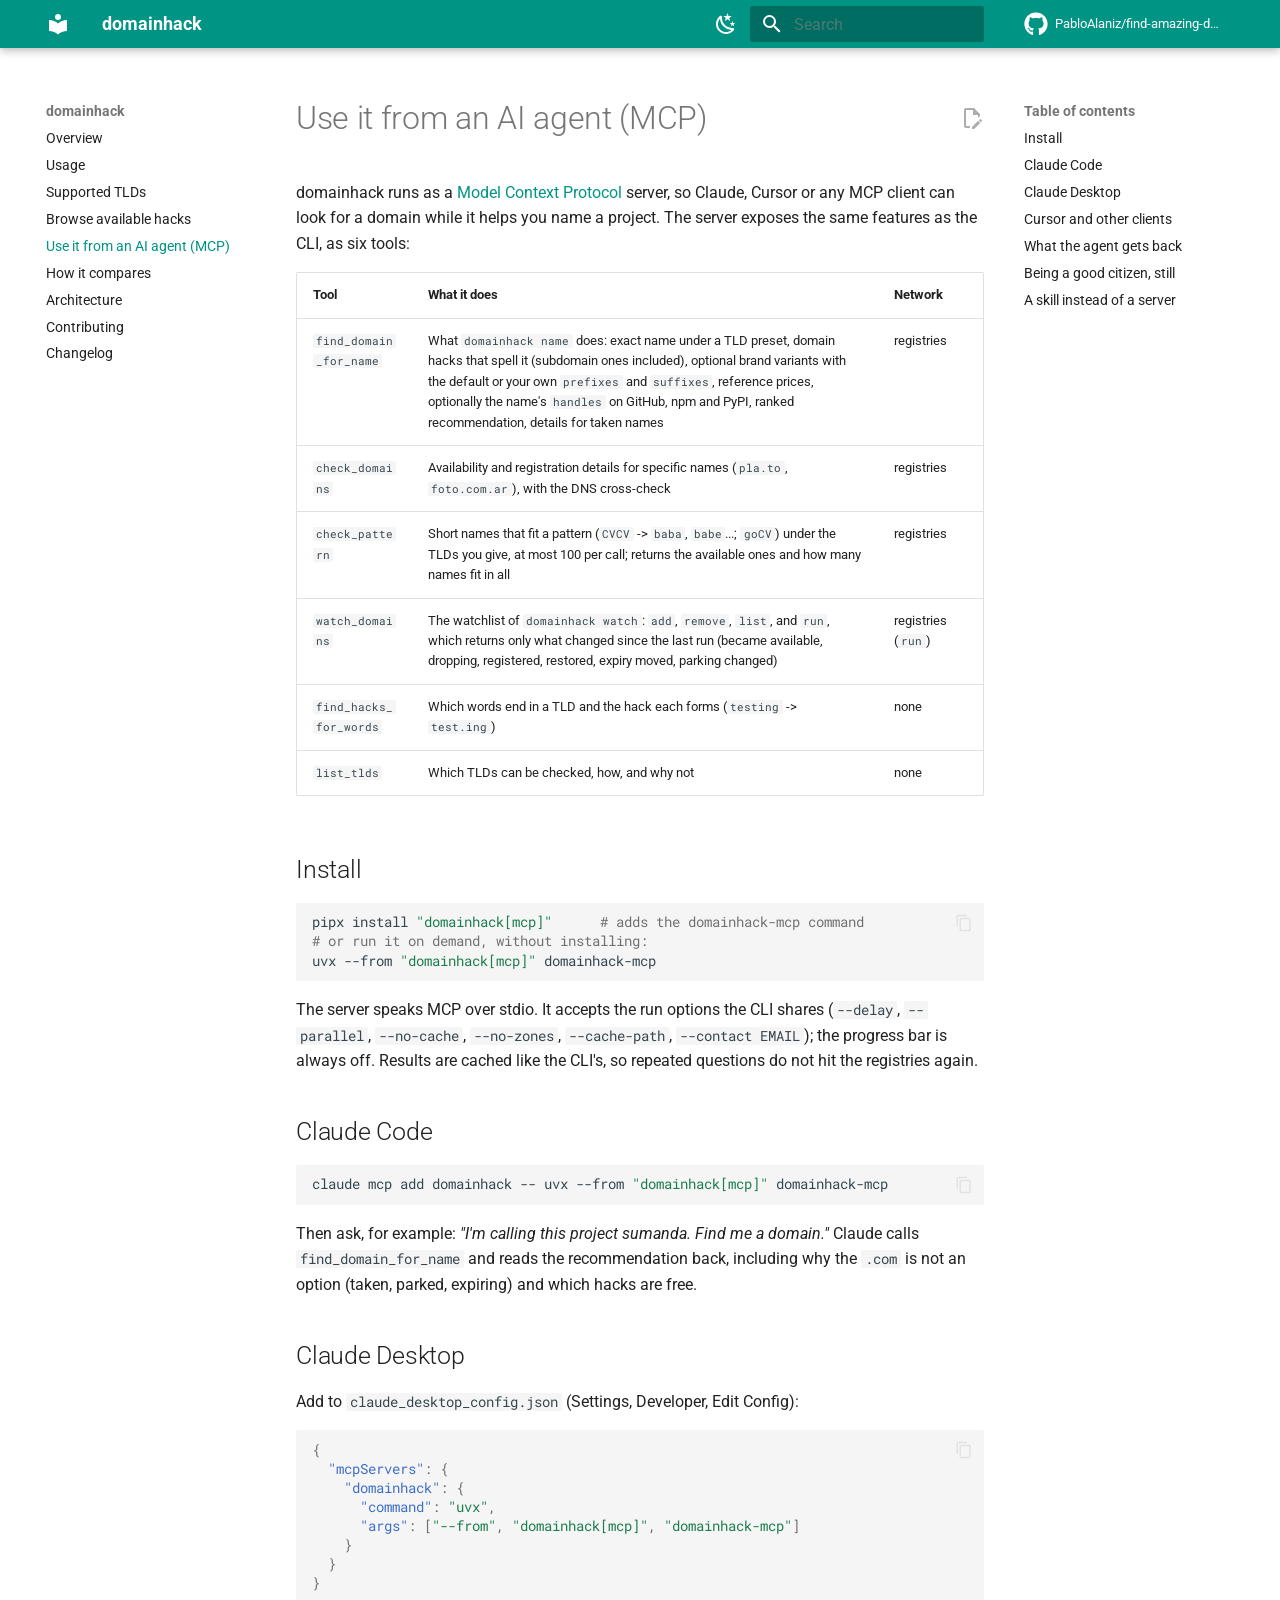
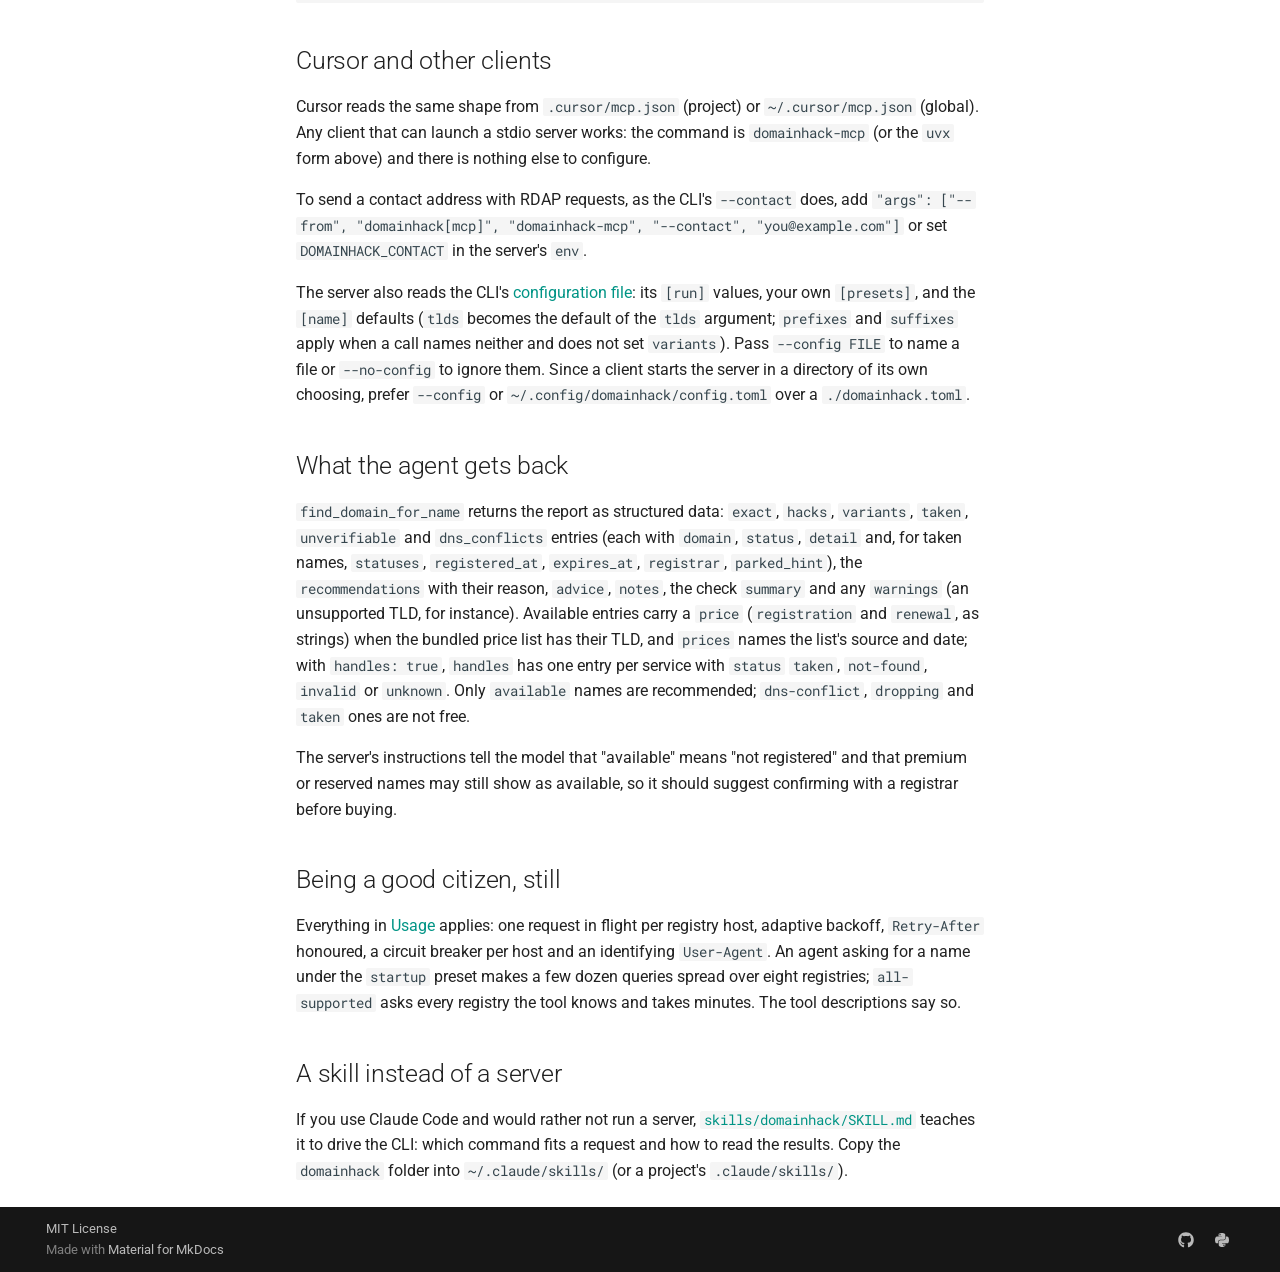
<file: mcp/index.html>
<!doctype html>
<html lang="en" class="no-js">
  <head>
    
      <meta charset="utf-8">
      <meta name="viewport" content="width=device-width,initial-scale=1">
      
        <meta name="description" content="Find domain hacks hiding in real words. Live RDAP and WHOIS availability checks on 170 country-code TLDs plus every generic TLD, with no API keys.">
      
      
      
        <link rel="canonical" href="https://pabloalaniz.github.io/find-amazing-domains/mcp/">
      
      
        <link rel="prev" href="../browse/">
      
      
        <link rel="next" href="../compare/">
      
      
        
      
      
      <link rel="icon" href="../assets/images/favicon.png">
      <meta name="generator" content="mkdocs-1.6.1, mkdocs-material-9.8.2">
    
    
      
        <title>Use it from an AI agent (MCP) - domainhack</title>
      
    
    
      <link rel="stylesheet" href="../assets/stylesheets/main.57a0d79d.min.css">
      
        
        <link rel="stylesheet" href="../assets/stylesheets/palette.fb2fffe2.min.css">
      
      


    
    
      
    
    
      
        
        
        <link rel="preconnect" href="https://fonts.gstatic.com" crossorigin>
        <link rel="stylesheet" href="https://fonts.googleapis.com/css?family=Roboto:300,300i,400,400i,700,700i%7CRoboto+Mono:400,400i,700,700i&display=fallback">
        <style>:root{--md-text-font:"Roboto";--md-code-font:"Roboto Mono"}</style>
      
    
    
      <link rel="stylesheet" href="../stylesheets/browse.css">
    
    <script>__md_scope=new URL("..",location),__md_hash=e=>[...e].reduce(((e,_)=>(e<<5)-e+_.charCodeAt(0)),0),__md_get=(e,_=localStorage,t=__md_scope)=>JSON.parse(_.getItem(t.pathname+"."+e)),__md_set=(e,_,t=localStorage,a=__md_scope)=>{try{t.setItem(a.pathname+"."+e,JSON.stringify(_))}catch(e){}}</script>
    
      

    
    
  </head>
  
  
    
    
      
    
    
    
    
    <body dir="ltr" data-md-color-scheme="default" data-md-color-primary="teal" data-md-color-accent="teal">
  
    
    <input class="md-toggle" data-md-toggle="drawer" type="checkbox" id="__drawer" autocomplete="off">
    <input class="md-toggle" data-md-toggle="search" type="checkbox" id="__search" autocomplete="off">
    <label class="md-overlay" for="__drawer"></label>
    <div data-md-component="skip">
      
        
        <a href="#use-it-from-an-ai-agent-mcp" class="md-skip">
          Skip to content
        </a>
      
    </div>
    <div data-md-component="announce">
      
    </div>
    
    
      

  

<header class="md-header md-header--shadow" data-md-component="header">
  <nav class="md-header__inner md-grid" aria-label="Header">
    <a href=".." title="domainhack" class="md-header__button md-logo" aria-label="domainhack" data-md-component="logo">
      
  
  <svg xmlns="http://www.w3.org/2000/svg" viewBox="0 0 24 24"><path d="M12 8a3 3 0 0 0 3-3 3 3 0 0 0-3-3 3 3 0 0 0-3 3 3 3 0 0 0 3 3m0 3.54C9.64 9.35 6.5 8 3 8v11c3.5 0 6.64 1.35 9 3.54 2.36-2.19 5.5-3.54 9-3.54V8c-3.5 0-6.64 1.35-9 3.54"/></svg>

    </a>
    <label class="md-header__button md-icon" for="__drawer">
      
      <svg xmlns="http://www.w3.org/2000/svg" viewBox="0 0 24 24"><path d="M3 6h18v2H3zm0 5h18v2H3zm0 5h18v2H3z"/></svg>
    </label>
    <div class="md-header__title" data-md-component="header-title">
      <div class="md-header__ellipsis">
        <div class="md-header__topic">
          <span class="md-ellipsis">
            domainhack
          </span>
        </div>
        <div class="md-header__topic" data-md-component="header-topic">
          <span class="md-ellipsis">
            
              Use it from an AI agent (MCP)
            
          </span>
        </div>
      </div>
    </div>
    
      
        <form class="md-header__option" data-md-component="palette">
  
    
    
    
    <input class="md-option" data-md-color-media="(prefers-color-scheme: light)" data-md-color-scheme="default" data-md-color-primary="teal" data-md-color-accent="teal"  aria-label="Dark mode"  type="radio" name="__palette" id="__palette_0">
    
      <label class="md-header__button md-icon" title="Dark mode" for="__palette_1" hidden>
        <svg xmlns="http://www.w3.org/2000/svg" viewBox="0 0 24 24"><path d="m17.75 4.09-2.53 1.94.91 3.06-2.63-1.81-2.63 1.81.91-3.06-2.53-1.94L12.44 4l1.06-3 1.06 3zm3.5 6.91-1.64 1.25.59 1.98-1.7-1.17-1.7 1.17.59-1.98L15.75 11l2.06-.05L18.5 9l.69 1.95zm-2.28 4.95c.83-.08 1.72 1.1 1.19 1.85-.32.45-.66.87-1.08 1.27C15.17 23 8.84 23 4.94 19.07c-3.91-3.9-3.91-10.24 0-14.14.4-.4.82-.76 1.27-1.08.75-.53 1.93.36 1.85 1.19-.27 2.86.69 5.83 2.89 8.02a9.96 9.96 0 0 0 8.02 2.89m-1.64 2.02a12.08 12.08 0 0 1-7.8-3.47c-2.17-2.19-3.33-5-3.49-7.82-2.81 3.14-2.7 7.96.31 10.98 3.02 3.01 7.84 3.12 10.98.31"/></svg>
      </label>
    
  
    
    
    
    <input class="md-option" data-md-color-media="(prefers-color-scheme: dark)" data-md-color-scheme="slate" data-md-color-primary="teal" data-md-color-accent="teal"  aria-label="Light mode"  type="radio" name="__palette" id="__palette_1">
    
      <label class="md-header__button md-icon" title="Light mode" for="__palette_0" hidden>
        <svg xmlns="http://www.w3.org/2000/svg" viewBox="0 0 24 24"><path d="M12 7a5 5 0 0 1 5 5 5 5 0 0 1-5 5 5 5 0 0 1-5-5 5 5 0 0 1 5-5m0 2a3 3 0 0 0-3 3 3 3 0 0 0 3 3 3 3 0 0 0 3-3 3 3 0 0 0-3-3m0-7 2.39 3.42C13.65 5.15 12.84 5 12 5s-1.65.15-2.39.42zM3.34 7l4.16-.35A7.2 7.2 0 0 0 5.94 8.5c-.44.74-.69 1.5-.83 2.29zm.02 10 1.76-3.77a7.131 7.131 0 0 0 2.38 4.14zM20.65 7l-1.77 3.79a7.02 7.02 0 0 0-2.38-4.15zm-.01 10-4.14.36c.59-.51 1.12-1.14 1.54-1.86.42-.73.69-1.5.83-2.29zM12 22l-2.41-3.44c.74.27 1.55.44 2.41.44.82 0 1.63-.17 2.37-.44z"/></svg>
      </label>
    
  
</form>
      
    
    
      <script>var palette=__md_get("__palette");if(palette&&palette.color){if("(prefers-color-scheme)"===palette.color.media){var media=matchMedia("(prefers-color-scheme: light)"),input=document.querySelector(media.matches?"[data-md-color-media='(prefers-color-scheme: light)']":"[data-md-color-media='(prefers-color-scheme: dark)']");palette.color.media=input.getAttribute("data-md-color-media"),palette.color.scheme=input.getAttribute("data-md-color-scheme"),palette.color.primary=input.getAttribute("data-md-color-primary"),palette.color.accent=input.getAttribute("data-md-color-accent")}for(var[key,value]of Object.entries(palette.color))document.body.setAttribute("data-md-color-"+key,value)}</script>
    
    
    
      
      
        <label class="md-header__button md-icon" for="__search">
          
          <svg xmlns="http://www.w3.org/2000/svg" viewBox="0 0 24 24"><path d="M9.5 3A6.5 6.5 0 0 1 16 9.5c0 1.61-.59 3.09-1.56 4.23l.27.27h.79l5 5-1.5 1.5-5-5v-.79l-.27-.27A6.52 6.52 0 0 1 9.5 16 6.5 6.5 0 0 1 3 9.5 6.5 6.5 0 0 1 9.5 3m0 2C7 5 5 7 5 9.5S7 14 9.5 14 14 12 14 9.5 12 5 9.5 5"/></svg>
        </label>
        <div class="md-search" data-md-component="search" role="dialog">
  <label class="md-search__overlay" for="__search"></label>
  <div class="md-search__inner" role="search">
    <form class="md-search__form" name="search">
      <input type="text" class="md-search__input" name="query" aria-label="Search" placeholder="Search" autocapitalize="off" autocorrect="off" autocomplete="off" spellcheck="false" data-md-component="search-query" required>
      <label class="md-search__icon md-icon" for="__search">
        
        <svg xmlns="http://www.w3.org/2000/svg" viewBox="0 0 24 24"><path d="M9.5 3A6.5 6.5 0 0 1 16 9.5c0 1.61-.59 3.09-1.56 4.23l.27.27h.79l5 5-1.5 1.5-5-5v-.79l-.27-.27A6.52 6.52 0 0 1 9.5 16 6.5 6.5 0 0 1 3 9.5 6.5 6.5 0 0 1 9.5 3m0 2C7 5 5 7 5 9.5S7 14 9.5 14 14 12 14 9.5 12 5 9.5 5"/></svg>
        
        <svg xmlns="http://www.w3.org/2000/svg" viewBox="0 0 24 24"><path d="M20 11v2H8l5.5 5.5-1.42 1.42L4.16 12l7.92-7.92L13.5 5.5 8 11z"/></svg>
      </label>
      <nav class="md-search__options" aria-label="Search">
        
        <button type="reset" class="md-search__icon md-icon" title="Clear" aria-label="Clear" tabindex="-1">
          
          <svg xmlns="http://www.w3.org/2000/svg" viewBox="0 0 24 24"><path d="M19 6.41 17.59 5 12 10.59 6.41 5 5 6.41 10.59 12 5 17.59 6.41 19 12 13.41 17.59 19 19 17.59 13.41 12z"/></svg>
        </button>
      </nav>
      
        <div class="md-search__suggest" data-md-component="search-suggest"></div>
      
    </form>
    <div class="md-search__output">
      <div class="md-search__scrollwrap" tabindex="0" data-md-scrollfix>
        <div class="md-search-result" data-md-component="search-result">
          <div class="md-search-result__meta">
            Initializing search
          </div>
          <ol class="md-search-result__list" role="presentation"></ol>
        </div>
      </div>
    </div>
  </div>
</div>
      
    
    
      <div class="md-header__source">
        <a href="https://github.com/PabloAlaniz/find-amazing-domains" title="Go to repository" class="md-source" data-md-component="source">
  <div class="md-source__icon md-icon">
    
    <svg xmlns="http://www.w3.org/2000/svg" viewBox="0 0 512 512"><!--! Font Awesome Free 7.1.0 by @fontawesome - https://fontawesome.com License - https://fontawesome.com/license/free (Icons: CC BY 4.0, Fonts: SIL OFL 1.1, Code: MIT License) Copyright 2025 Fonticons, Inc.--><path d="M173.9 397.4c0 2-2.3 3.6-5.2 3.6-3.3.3-5.6-1.3-5.6-3.6 0-2 2.3-3.6 5.2-3.6 3-.3 5.6 1.3 5.6 3.6m-31.1-4.5c-.7 2 1.3 4.3 4.3 4.9 2.6 1 5.6 0 6.2-2s-1.3-4.3-4.3-5.2c-2.6-.7-5.5.3-6.2 2.3m44.2-1.7c-2.9.7-4.9 2.6-4.6 4.9.3 2 2.9 3.3 5.9 2.6 2.9-.7 4.9-2.6 4.6-4.6-.3-1.9-3-3.2-5.9-2.9M252.8 8C114.1 8 8 113.3 8 252c0 110.9 69.8 205.8 169.5 239.2 12.8 2.3 17.3-5.6 17.3-12.1 0-6.2-.3-40.4-.3-61.4 0 0-70 15-84.7-29.8 0 0-11.4-29.1-27.8-36.6 0 0-22.9-15.7 1.6-15.4 0 0 24.9 2 38.6 25.8 21.9 38.6 58.6 27.5 72.9 20.9 2.3-16 8.8-27.1 16-33.7-55.9-6.2-112.3-14.3-112.3-110.5 0-27.5 7.6-41.3 23.6-58.9-2.6-6.5-11.1-33.3 2.6-67.9 20.9-6.5 69 27 69 27 20-5.6 41.5-8.5 62.8-8.5s42.8 2.9 62.8 8.5c0 0 48.1-33.6 69-27 13.7 34.7 5.2 61.4 2.6 67.9 16 17.7 25.8 31.5 25.8 58.9 0 96.5-58.9 104.2-114.8 110.5 9.2 7.9 17 22.9 17 46.4 0 33.7-.3 75.4-.3 83.6 0 6.5 4.6 14.4 17.3 12.1C436.2 457.8 504 362.9 504 252 504 113.3 391.5 8 252.8 8M105.2 352.9c-1.3 1-1 3.3.7 5.2 1.6 1.6 3.9 2.3 5.2 1 1.3-1 1-3.3-.7-5.2-1.6-1.6-3.9-2.3-5.2-1m-10.8-8.1c-.7 1.3.3 2.9 2.3 3.9 1.6 1 3.6.7 4.3-.7.7-1.3-.3-2.9-2.3-3.9-2-.6-3.6-.3-4.3.7m32.4 35.6c-1.6 1.3-1 4.3 1.3 6.2 2.3 2.3 5.2 2.6 6.5 1 1.3-1.3.7-4.3-1.3-6.2-2.2-2.3-5.2-2.6-6.5-1m-11.4-14.7c-1.6 1-1.6 3.6 0 5.9s4.3 3.3 5.6 2.3c1.6-1.3 1.6-3.9 0-6.2-1.4-2.3-4-3.3-5.6-2"/></svg>
  </div>
  <div class="md-source__repository">
    PabloAlaniz/find-amazing-domains
  </div>
</a>
      </div>
    
  </nav>
  
</header>
    
    <div class="md-container" data-md-component="container">
      
      
        
          
        
      
      <main class="md-main" data-md-component="main">
        <div class="md-main__inner md-grid">
          
            
              
              <div class="md-sidebar md-sidebar--primary" data-md-component="sidebar" data-md-type="navigation" >
                <div class="md-sidebar__scrollwrap">
                  <div class="md-sidebar__inner">
                    



<nav class="md-nav md-nav--primary" aria-label="Navigation" data-md-level="0">
  <label class="md-nav__title" for="__drawer">
    <a href=".." title="domainhack" class="md-nav__button md-logo" aria-label="domainhack" data-md-component="logo">
      
  
  <svg xmlns="http://www.w3.org/2000/svg" viewBox="0 0 24 24"><path d="M12 8a3 3 0 0 0 3-3 3 3 0 0 0-3-3 3 3 0 0 0-3 3 3 3 0 0 0 3 3m0 3.54C9.64 9.35 6.5 8 3 8v11c3.5 0 6.64 1.35 9 3.54 2.36-2.19 5.5-3.54 9-3.54V8c-3.5 0-6.64 1.35-9 3.54"/></svg>

    </a>
    domainhack
  </label>
  
    <div class="md-nav__source">
      <a href="https://github.com/PabloAlaniz/find-amazing-domains" title="Go to repository" class="md-source" data-md-component="source">
  <div class="md-source__icon md-icon">
    
    <svg xmlns="http://www.w3.org/2000/svg" viewBox="0 0 512 512"><!--! Font Awesome Free 7.1.0 by @fontawesome - https://fontawesome.com License - https://fontawesome.com/license/free (Icons: CC BY 4.0, Fonts: SIL OFL 1.1, Code: MIT License) Copyright 2025 Fonticons, Inc.--><path d="M173.9 397.4c0 2-2.3 3.6-5.2 3.6-3.3.3-5.6-1.3-5.6-3.6 0-2 2.3-3.6 5.2-3.6 3-.3 5.6 1.3 5.6 3.6m-31.1-4.5c-.7 2 1.3 4.3 4.3 4.9 2.6 1 5.6 0 6.2-2s-1.3-4.3-4.3-5.2c-2.6-.7-5.5.3-6.2 2.3m44.2-1.7c-2.9.7-4.9 2.6-4.6 4.9.3 2 2.9 3.3 5.9 2.6 2.9-.7 4.9-2.6 4.6-4.6-.3-1.9-3-3.2-5.9-2.9M252.8 8C114.1 8 8 113.3 8 252c0 110.9 69.8 205.8 169.5 239.2 12.8 2.3 17.3-5.6 17.3-12.1 0-6.2-.3-40.4-.3-61.4 0 0-70 15-84.7-29.8 0 0-11.4-29.1-27.8-36.6 0 0-22.9-15.7 1.6-15.4 0 0 24.9 2 38.6 25.8 21.9 38.6 58.6 27.5 72.9 20.9 2.3-16 8.8-27.1 16-33.7-55.9-6.2-112.3-14.3-112.3-110.5 0-27.5 7.6-41.3 23.6-58.9-2.6-6.5-11.1-33.3 2.6-67.9 20.9-6.5 69 27 69 27 20-5.6 41.5-8.5 62.8-8.5s42.8 2.9 62.8 8.5c0 0 48.1-33.6 69-27 13.7 34.7 5.2 61.4 2.6 67.9 16 17.7 25.8 31.5 25.8 58.9 0 96.5-58.9 104.2-114.8 110.5 9.2 7.9 17 22.9 17 46.4 0 33.7-.3 75.4-.3 83.6 0 6.5 4.6 14.4 17.3 12.1C436.2 457.8 504 362.9 504 252 504 113.3 391.5 8 252.8 8M105.2 352.9c-1.3 1-1 3.3.7 5.2 1.6 1.6 3.9 2.3 5.2 1 1.3-1 1-3.3-.7-5.2-1.6-1.6-3.9-2.3-5.2-1m-10.8-8.1c-.7 1.3.3 2.9 2.3 3.9 1.6 1 3.6.7 4.3-.7.7-1.3-.3-2.9-2.3-3.9-2-.6-3.6-.3-4.3.7m32.4 35.6c-1.6 1.3-1 4.3 1.3 6.2 2.3 2.3 5.2 2.6 6.5 1 1.3-1.3.7-4.3-1.3-6.2-2.2-2.3-5.2-2.6-6.5-1m-11.4-14.7c-1.6 1-1.6 3.6 0 5.9s4.3 3.3 5.6 2.3c1.6-1.3 1.6-3.9 0-6.2-1.4-2.3-4-3.3-5.6-2"/></svg>
  </div>
  <div class="md-source__repository">
    PabloAlaniz/find-amazing-domains
  </div>
</a>
    </div>
  
  <ul class="md-nav__list" data-md-scrollfix>
    
      
      
  
  
  
  
    <li class="md-nav__item">
      <a href=".." class="md-nav__link">
        
  
  
  <span class="md-ellipsis">
    
  
    Overview
  

    
  </span>
  
  

      </a>
    </li>
  

    
      
      
  
  
  
  
    <li class="md-nav__item">
      <a href="../usage/" class="md-nav__link">
        
  
  
  <span class="md-ellipsis">
    
  
    Usage
  

    
  </span>
  
  

      </a>
    </li>
  

    
      
      
  
  
  
  
    <li class="md-nav__item">
      <a href="../tlds/" class="md-nav__link">
        
  
  
  <span class="md-ellipsis">
    
  
    Supported TLDs
  

    
  </span>
  
  

      </a>
    </li>
  

    
      
      
  
  
  
  
    <li class="md-nav__item">
      <a href="../browse/" class="md-nav__link">
        
  
  
  <span class="md-ellipsis">
    
  
    Browse available hacks
  

    
  </span>
  
  

      </a>
    </li>
  

    
      
      
  
  
    
  
  
  
    <li class="md-nav__item md-nav__item--active">
      
      <input class="md-nav__toggle md-toggle" type="checkbox" id="__toc">
      
      
        
      
      
        <label class="md-nav__link md-nav__link--active" for="__toc">
          
  
  
  <span class="md-ellipsis">
    
  
    Use it from an AI agent (MCP)
  

    
  </span>
  
  

          <span class="md-nav__icon md-icon"></span>
        </label>
      
      <a href="./" class="md-nav__link md-nav__link--active">
        
  
  
  <span class="md-ellipsis">
    
  
    Use it from an AI agent (MCP)
  

    
  </span>
  
  

      </a>
      
        

<nav class="md-nav md-nav--secondary" aria-label="Table of contents">
  
  
  
    
  
  
    <label class="md-nav__title" for="__toc">
      <span class="md-nav__icon md-icon"></span>
      Table of contents
    </label>
    <ul class="md-nav__list" data-md-component="toc" data-md-scrollfix>
      
        <li class="md-nav__item">
  <a href="#install" class="md-nav__link">
    <span class="md-ellipsis">
      
        Install
      
    </span>
  </a>
  
</li>
      
        <li class="md-nav__item">
  <a href="#claude-code" class="md-nav__link">
    <span class="md-ellipsis">
      
        Claude Code
      
    </span>
  </a>
  
</li>
      
        <li class="md-nav__item">
  <a href="#claude-desktop" class="md-nav__link">
    <span class="md-ellipsis">
      
        Claude Desktop
      
    </span>
  </a>
  
</li>
      
        <li class="md-nav__item">
  <a href="#cursor-and-other-clients" class="md-nav__link">
    <span class="md-ellipsis">
      
        Cursor and other clients
      
    </span>
  </a>
  
</li>
      
        <li class="md-nav__item">
  <a href="#what-the-agent-gets-back" class="md-nav__link">
    <span class="md-ellipsis">
      
        What the agent gets back
      
    </span>
  </a>
  
</li>
      
        <li class="md-nav__item">
  <a href="#being-a-good-citizen-still" class="md-nav__link">
    <span class="md-ellipsis">
      
        Being a good citizen, still
      
    </span>
  </a>
  
</li>
      
        <li class="md-nav__item">
  <a href="#a-skill-instead-of-a-server" class="md-nav__link">
    <span class="md-ellipsis">
      
        A skill instead of a server
      
    </span>
  </a>
  
</li>
      
    </ul>
  
</nav>
      
    </li>
  

    
      
      
  
  
  
  
    <li class="md-nav__item">
      <a href="../compare/" class="md-nav__link">
        
  
  
  <span class="md-ellipsis">
    
  
    How it compares
  

    
  </span>
  
  

      </a>
    </li>
  

    
      
      
  
  
  
  
    <li class="md-nav__item">
      <a href="../architecture/" class="md-nav__link">
        
  
  
  <span class="md-ellipsis">
    
  
    Architecture
  

    
  </span>
  
  

      </a>
    </li>
  

    
      
      
  
  
  
  
    <li class="md-nav__item">
      <a href="../contributing/" class="md-nav__link">
        
  
  
  <span class="md-ellipsis">
    
  
    Contributing
  

    
  </span>
  
  

      </a>
    </li>
  

    
      
      
  
  
  
  
    <li class="md-nav__item">
      <a href="../changelog/" class="md-nav__link">
        
  
  
  <span class="md-ellipsis">
    
  
    Changelog
  

    
  </span>
  
  

      </a>
    </li>
  

    
  </ul>
</nav>
                  </div>
                </div>
              </div>
            
            
              
              <div class="md-sidebar md-sidebar--secondary" data-md-component="sidebar" data-md-type="toc" >
                <div class="md-sidebar__scrollwrap">
                  <div class="md-sidebar__inner">
                    

<nav class="md-nav md-nav--secondary" aria-label="Table of contents">
  
  
  
    
  
  
    <label class="md-nav__title" for="__toc">
      <span class="md-nav__icon md-icon"></span>
      Table of contents
    </label>
    <ul class="md-nav__list" data-md-component="toc" data-md-scrollfix>
      
        <li class="md-nav__item">
  <a href="#install" class="md-nav__link">
    <span class="md-ellipsis">
      
        Install
      
    </span>
  </a>
  
</li>
      
        <li class="md-nav__item">
  <a href="#claude-code" class="md-nav__link">
    <span class="md-ellipsis">
      
        Claude Code
      
    </span>
  </a>
  
</li>
      
        <li class="md-nav__item">
  <a href="#claude-desktop" class="md-nav__link">
    <span class="md-ellipsis">
      
        Claude Desktop
      
    </span>
  </a>
  
</li>
      
        <li class="md-nav__item">
  <a href="#cursor-and-other-clients" class="md-nav__link">
    <span class="md-ellipsis">
      
        Cursor and other clients
      
    </span>
  </a>
  
</li>
      
        <li class="md-nav__item">
  <a href="#what-the-agent-gets-back" class="md-nav__link">
    <span class="md-ellipsis">
      
        What the agent gets back
      
    </span>
  </a>
  
</li>
      
        <li class="md-nav__item">
  <a href="#being-a-good-citizen-still" class="md-nav__link">
    <span class="md-ellipsis">
      
        Being a good citizen, still
      
    </span>
  </a>
  
</li>
      
        <li class="md-nav__item">
  <a href="#a-skill-instead-of-a-server" class="md-nav__link">
    <span class="md-ellipsis">
      
        A skill instead of a server
      
    </span>
  </a>
  
</li>
      
    </ul>
  
</nav>
                  </div>
                </div>
              </div>
            
          
          
            <div class="md-content" data-md-component="content">
              
              <article class="md-content__inner md-typeset">
                
                  


  
    <a href="https://github.com/PabloAlaniz/find-amazing-domains/edit/main/docs/mcp.md" title="Edit this page" class="md-content__button md-icon" rel="edit">
      
      <svg xmlns="http://www.w3.org/2000/svg" viewBox="0 0 24 24"><path d="M10 20H6V4h7v5h5v3.1l2-2V8l-6-6H6c-1.1 0-2 .9-2 2v16c0 1.1.9 2 2 2h4zm10.2-7c.1 0 .3.1.4.2l1.3 1.3c.2.2.2.6 0 .8l-1 1-2.1-2.1 1-1c.1-.1.2-.2.4-.2m0 3.9L14.1 23H12v-2.1l6.1-6.1z"/></svg>
    </a>
  
  


<h1 id="use-it-from-an-ai-agent-mcp">Use it from an AI agent (MCP)<a class="headerlink" href="#use-it-from-an-ai-agent-mcp" title="Permanent link">&para;</a></h1>
<p>domainhack runs as a <a href="https://modelcontextprotocol.io/">Model Context Protocol</a> server, so
Claude, Cursor or any MCP client can look for a domain while it helps you name a project.
The server exposes the same features as the CLI, as six tools:</p>
<table>
<thead>
<tr>
<th>Tool</th>
<th>What it does</th>
<th>Network</th>
</tr>
</thead>
<tbody>
<tr>
<td><code>find_domain_for_name</code></td>
<td>What <code>domainhack name</code> does: exact name under a TLD preset, domain hacks that spell it (subdomain ones included), optional brand variants with the default or your own <code>prefixes</code> and <code>suffixes</code>, reference prices, optionally the name's <code>handles</code> on GitHub, npm and PyPI, ranked recommendation, details for taken names</td>
<td>registries</td>
</tr>
<tr>
<td><code>check_domains</code></td>
<td>Availability and registration details for specific names (<code>pla.to</code>, <code>foto.com.ar</code>), with the DNS cross-check</td>
<td>registries</td>
</tr>
<tr>
<td><code>check_pattern</code></td>
<td>Short names that fit a pattern (<code>CVCV</code> -&gt; <code>baba</code>, <code>babe</code>...; <code>goCV</code>) under the TLDs you give, at most 100 per call; returns the available ones and how many names fit in all</td>
<td>registries</td>
</tr>
<tr>
<td><code>watch_domains</code></td>
<td>The watchlist of <code>domainhack watch</code>: <code>add</code>, <code>remove</code>, <code>list</code>, and <code>run</code>, which returns only what changed since the last run (became available, dropping, registered, restored, expiry moved, parking changed)</td>
<td>registries (<code>run</code>)</td>
</tr>
<tr>
<td><code>find_hacks_for_words</code></td>
<td>Which words end in a TLD and the hack each forms (<code>testing</code> -&gt; <code>test.ing</code>)</td>
<td>none</td>
</tr>
<tr>
<td><code>list_tlds</code></td>
<td>Which TLDs can be checked, how, and why not</td>
<td>none</td>
</tr>
</tbody>
</table>
<h2 id="install">Install<a class="headerlink" href="#install" title="Permanent link">&para;</a></h2>
<div class="highlight"><pre><span></span><code>pipx<span class="w"> </span>install<span class="w"> </span><span class="s2">"domainhack[mcp]"</span><span class="w">      </span><span class="c1"># adds the domainhack-mcp command</span>
<span class="c1"># or run it on demand, without installing:</span>
uvx<span class="w"> </span>--from<span class="w"> </span><span class="s2">"domainhack[mcp]"</span><span class="w"> </span>domainhack-mcp
</code></pre></div>
<p>The server speaks MCP over stdio. It accepts the run options the CLI shares
(<code>--delay</code>, <code>--parallel</code>, <code>--no-cache</code>, <code>--no-zones</code>, <code>--cache-path</code>, <code>--contact EMAIL</code>); the progress
bar is always off. Results are cached like the CLI's, so repeated questions do not hit the
registries again.</p>
<h2 id="claude-code">Claude Code<a class="headerlink" href="#claude-code" title="Permanent link">&para;</a></h2>
<div class="highlight"><pre><span></span><code>claude<span class="w"> </span>mcp<span class="w"> </span>add<span class="w"> </span>domainhack<span class="w"> </span>--<span class="w"> </span>uvx<span class="w"> </span>--from<span class="w"> </span><span class="s2">"domainhack[mcp]"</span><span class="w"> </span>domainhack-mcp
</code></pre></div>
<p>Then ask, for example: <em>"I'm calling this project sumanda. Find me a domain."</em> Claude calls
<code>find_domain_for_name</code> and reads the recommendation back, including why the <code>.com</code> is not an
option (taken, parked, expiring) and which hacks are free.</p>
<h2 id="claude-desktop">Claude Desktop<a class="headerlink" href="#claude-desktop" title="Permanent link">&para;</a></h2>
<p>Add to <code>claude_desktop_config.json</code> (Settings, Developer, Edit Config):</p>
<div class="highlight"><pre><span></span><code><span class="p">{</span>
<span class="w">  </span><span class="nt">"mcpServers"</span><span class="p">:</span><span class="w"> </span><span class="p">{</span>
<span class="w">    </span><span class="nt">"domainhack"</span><span class="p">:</span><span class="w"> </span><span class="p">{</span>
<span class="w">      </span><span class="nt">"command"</span><span class="p">:</span><span class="w"> </span><span class="s2">"uvx"</span><span class="p">,</span>
<span class="w">      </span><span class="nt">"args"</span><span class="p">:</span><span class="w"> </span><span class="p">[</span><span class="s2">"--from"</span><span class="p">,</span><span class="w"> </span><span class="s2">"domainhack[mcp]"</span><span class="p">,</span><span class="w"> </span><span class="s2">"domainhack-mcp"</span><span class="p">]</span>
<span class="w">    </span><span class="p">}</span>
<span class="w">  </span><span class="p">}</span>
<span class="p">}</span>
</code></pre></div>
<h2 id="cursor-and-other-clients">Cursor and other clients<a class="headerlink" href="#cursor-and-other-clients" title="Permanent link">&para;</a></h2>
<p>Cursor reads the same shape from <code>.cursor/mcp.json</code> (project) or <code>~/.cursor/mcp.json</code>
(global). Any client that can launch a stdio server works: the command is <code>domainhack-mcp</code>
(or the <code>uvx</code> form above) and there is nothing else to configure.</p>
<p>To send a contact address with RDAP requests, as the CLI's <code>--contact</code> does, add
<code>"args": ["--from", "domainhack[mcp]", "domainhack-mcp", "--contact", "you@example.com"]</code>
or set <code>DOMAINHACK_CONTACT</code> in the server's <code>env</code>.</p>
<p>The server also reads the CLI's <a href="../usage/#configuration-file">configuration file</a>: its <code>[run]</code>
values, your own <code>[presets]</code>, and the <code>[name]</code> defaults (<code>tlds</code> becomes the default of the
<code>tlds</code> argument; <code>prefixes</code> and <code>suffixes</code> apply when a call names neither and does not set
<code>variants</code>). Pass <code>--config FILE</code> to name a file or <code>--no-config</code> to ignore them. Since a
client starts the server in a directory of its own choosing, prefer <code>--config</code> or
<code>~/.config/domainhack/config.toml</code> over a <code>./domainhack.toml</code>.</p>
<h2 id="what-the-agent-gets-back">What the agent gets back<a class="headerlink" href="#what-the-agent-gets-back" title="Permanent link">&para;</a></h2>
<p><code>find_domain_for_name</code> returns the report as structured data: <code>exact</code>, <code>hacks</code>, <code>variants</code>,
<code>taken</code>, <code>unverifiable</code> and <code>dns_conflicts</code> entries (each with <code>domain</code>, <code>status</code>, <code>detail</code>
and, for taken names, <code>statuses</code>, <code>registered_at</code>, <code>expires_at</code>, <code>registrar</code>, <code>parked_hint</code>),
the <code>recommendations</code> with their reason, <code>advice</code>, <code>notes</code>, the check <code>summary</code> and any
<code>warnings</code> (an unsupported TLD, for instance). Available entries carry a <code>price</code>
(<code>registration</code> and <code>renewal</code>, as strings) when the bundled price list has their TLD, and
<code>prices</code> names the list's source and date; with <code>handles: true</code>, <code>handles</code> has one entry per
service with <code>status</code> <code>taken</code>, <code>not-found</code>, <code>invalid</code> or <code>unknown</code>. Only <code>available</code> names are recommended;
<code>dns-conflict</code>, <code>dropping</code> and <code>taken</code> ones are not free.</p>
<p>The server's instructions tell the model that "available" means "not registered" and that
premium or reserved names may still show as available, so it should suggest confirming with
a registrar before buying.</p>
<h2 id="being-a-good-citizen-still">Being a good citizen, still<a class="headerlink" href="#being-a-good-citizen-still" title="Permanent link">&para;</a></h2>
<p>Everything in <a href="../usage/#being-a-good-citizen">Usage</a> applies: one request in flight per
registry host, adaptive backoff, <code>Retry-After</code> honoured, a circuit breaker per host and an
identifying <code>User-Agent</code>. An agent asking for a name under the <code>startup</code> preset makes a few
dozen queries spread over eight registries; <code>all-supported</code> asks every registry the tool knows
and takes minutes. The tool descriptions say so.</p>
<h2 id="a-skill-instead-of-a-server">A skill instead of a server<a class="headerlink" href="#a-skill-instead-of-a-server" title="Permanent link">&para;</a></h2>
<p>If you use Claude Code and would rather not run a server,
<a href="https://github.com/PabloAlaniz/find-amazing-domains/blob/main/skills/domainhack/SKILL.md"><code>skills/domainhack/SKILL.md</code></a>
teaches it to drive the CLI: which command fits a request and how to read the results. Copy
the <code>domainhack</code> folder into <code>~/.claude/skills/</code> (or a project's <code>.claude/skills/</code>).</p>












                
              </article>
            </div>
          
          
<script>var target=document.getElementById(location.hash.slice(1));target&&target.name&&(target.checked=target.name.startsWith("__tabbed_"))</script>
        </div>
        
          <button type="button" class="md-top md-icon" data-md-component="top" hidden>
  
  <svg xmlns="http://www.w3.org/2000/svg" viewBox="0 0 24 24"><path d="M13 20h-2V8l-5.5 5.5-1.42-1.42L12 4.16l7.92 7.92-1.42 1.42L13 8z"/></svg>
  Back to top
</button>
        
      </main>
      
        <footer class="md-footer">
  
  <div class="md-footer-meta md-typeset">
    <div class="md-footer-meta__inner md-grid">
      <div class="md-copyright">
  
    <div class="md-copyright__highlight">
      MIT License
    </div>
  
  
    Made with
    <a href="https://squidfunk.github.io/mkdocs-material/" target="_blank" rel="noopener">
      Material for MkDocs
    </a>
  
</div>
      
        
<div class="md-social">
  
    
    
    
    
      
      
    
    <a href="https://github.com/PabloAlaniz/find-amazing-domains" target="_blank" rel="noopener" title="github.com" class="md-social__link">
      <svg xmlns="http://www.w3.org/2000/svg" viewBox="0 0 512 512"><!--! Font Awesome Free 7.1.0 by @fontawesome - https://fontawesome.com License - https://fontawesome.com/license/free (Icons: CC BY 4.0, Fonts: SIL OFL 1.1, Code: MIT License) Copyright 2025 Fonticons, Inc.--><path d="M173.9 397.4c0 2-2.3 3.6-5.2 3.6-3.3.3-5.6-1.3-5.6-3.6 0-2 2.3-3.6 5.2-3.6 3-.3 5.6 1.3 5.6 3.6m-31.1-4.5c-.7 2 1.3 4.3 4.3 4.9 2.6 1 5.6 0 6.2-2s-1.3-4.3-4.3-5.2c-2.6-.7-5.5.3-6.2 2.3m44.2-1.7c-2.9.7-4.9 2.6-4.6 4.9.3 2 2.9 3.3 5.9 2.6 2.9-.7 4.9-2.6 4.6-4.6-.3-1.9-3-3.2-5.9-2.9M252.8 8C114.1 8 8 113.3 8 252c0 110.9 69.8 205.8 169.5 239.2 12.8 2.3 17.3-5.6 17.3-12.1 0-6.2-.3-40.4-.3-61.4 0 0-70 15-84.7-29.8 0 0-11.4-29.1-27.8-36.6 0 0-22.9-15.7 1.6-15.4 0 0 24.9 2 38.6 25.8 21.9 38.6 58.6 27.5 72.9 20.9 2.3-16 8.8-27.1 16-33.7-55.9-6.2-112.3-14.3-112.3-110.5 0-27.5 7.6-41.3 23.6-58.9-2.6-6.5-11.1-33.3 2.6-67.9 20.9-6.5 69 27 69 27 20-5.6 41.5-8.5 62.8-8.5s42.8 2.9 62.8 8.5c0 0 48.1-33.6 69-27 13.7 34.7 5.2 61.4 2.6 67.9 16 17.7 25.8 31.5 25.8 58.9 0 96.5-58.9 104.2-114.8 110.5 9.2 7.9 17 22.9 17 46.4 0 33.7-.3 75.4-.3 83.6 0 6.5 4.6 14.4 17.3 12.1C436.2 457.8 504 362.9 504 252 504 113.3 391.5 8 252.8 8M105.2 352.9c-1.3 1-1 3.3.7 5.2 1.6 1.6 3.9 2.3 5.2 1 1.3-1 1-3.3-.7-5.2-1.6-1.6-3.9-2.3-5.2-1m-10.8-8.1c-.7 1.3.3 2.9 2.3 3.9 1.6 1 3.6.7 4.3-.7.7-1.3-.3-2.9-2.3-3.9-2-.6-3.6-.3-4.3.7m32.4 35.6c-1.6 1.3-1 4.3 1.3 6.2 2.3 2.3 5.2 2.6 6.5 1 1.3-1.3.7-4.3-1.3-6.2-2.2-2.3-5.2-2.6-6.5-1m-11.4-14.7c-1.6 1-1.6 3.6 0 5.9s4.3 3.3 5.6 2.3c1.6-1.3 1.6-3.9 0-6.2-1.4-2.3-4-3.3-5.6-2"/></svg>
    </a>
  
    
    
    
    
      
      
    
    <a href="https://pypi.org/project/domainhack/" target="_blank" rel="noopener" title="pypi.org" class="md-social__link">
      <svg xmlns="http://www.w3.org/2000/svg" viewBox="0 0 448 512"><!--! Font Awesome Free 7.1.0 by @fontawesome - https://fontawesome.com License - https://fontawesome.com/license/free (Icons: CC BY 4.0, Fonts: SIL OFL 1.1, Code: MIT License) Copyright 2025 Fonticons, Inc.--><path d="M439.8 200.5c-7.7-30.9-22.3-54.2-53.4-54.2h-40.1v47.4c0 36.8-31.2 67.8-66.8 67.8H172.7c-29.2 0-53.4 25-53.4 54.3v101.8c0 29 25.2 46 53.4 54.3 33.8 9.9 66.3 11.7 106.8 0 26.9-7.8 53.4-23.5 53.4-54.3v-40.7H226.2v-13.6h160.2c31.1 0 42.6-21.7 53.4-54.2 11.2-33.5 10.7-65.7 0-108.6M286.2 444.7a20.4 20.4 0 1 1 0-40.7 20.4 20.4 0 1 1 0 40.7M167.8 248.1h106.8c29.7 0 53.4-24.5 53.4-54.3V91.9c0-29-24.4-50.7-53.4-55.6-35.8-5.9-74.7-5.6-106.8.1-45.2 8-53.4 24.7-53.4 55.6v40.7h106.9v13.6h-147c-31.1 0-58.3 18.7-66.8 54.2-9.8 40.7-10.2 66.1 0 108.6 7.6 31.6 25.7 54.2 56.8 54.2H101v-48.8c0-35.3 30.5-66.4 66.8-66.4m-6.6-183.4a20.4 20.4 0 1 1 0 40.8 20.4 20.4 0 1 1 0-40.8"/></svg>
    </a>
  
</div>
      
    </div>
  </div>
</footer>
      
    </div>
    <div class="md-dialog" data-md-component="dialog">
      <div class="md-dialog__inner md-typeset"></div>
    </div>
    
    
    
      
      
      <script id="__config" type="application/json">{"annotate": null, "base": "..", "features": ["navigation.instant", "navigation.tracking", "navigation.top", "toc.follow", "content.code.copy", "content.action.edit", "search.suggest"], "search": "../assets/javascripts/workers/search.a7633da7.min.js", "tags": null, "translations": {"clipboard.copied": "Copied to clipboard", "clipboard.copy": "Copy to clipboard", "search.result.more.one": "1 more on this page", "search.result.more.other": "# more on this page", "search.result.none": "No matching documents", "search.result.one": "1 matching document", "search.result.other": "# matching documents", "search.result.placeholder": "Type to start searching", "search.result.term.missing": "Missing", "select.version": "Select version"}, "version": null}</script>
    
    
      <script src="../assets/javascripts/bundle.a5f9d56c.min.js"></script>
      
        <script src="../javascripts/browse.js"></script>
      
    
  </body>
</html>
</file>
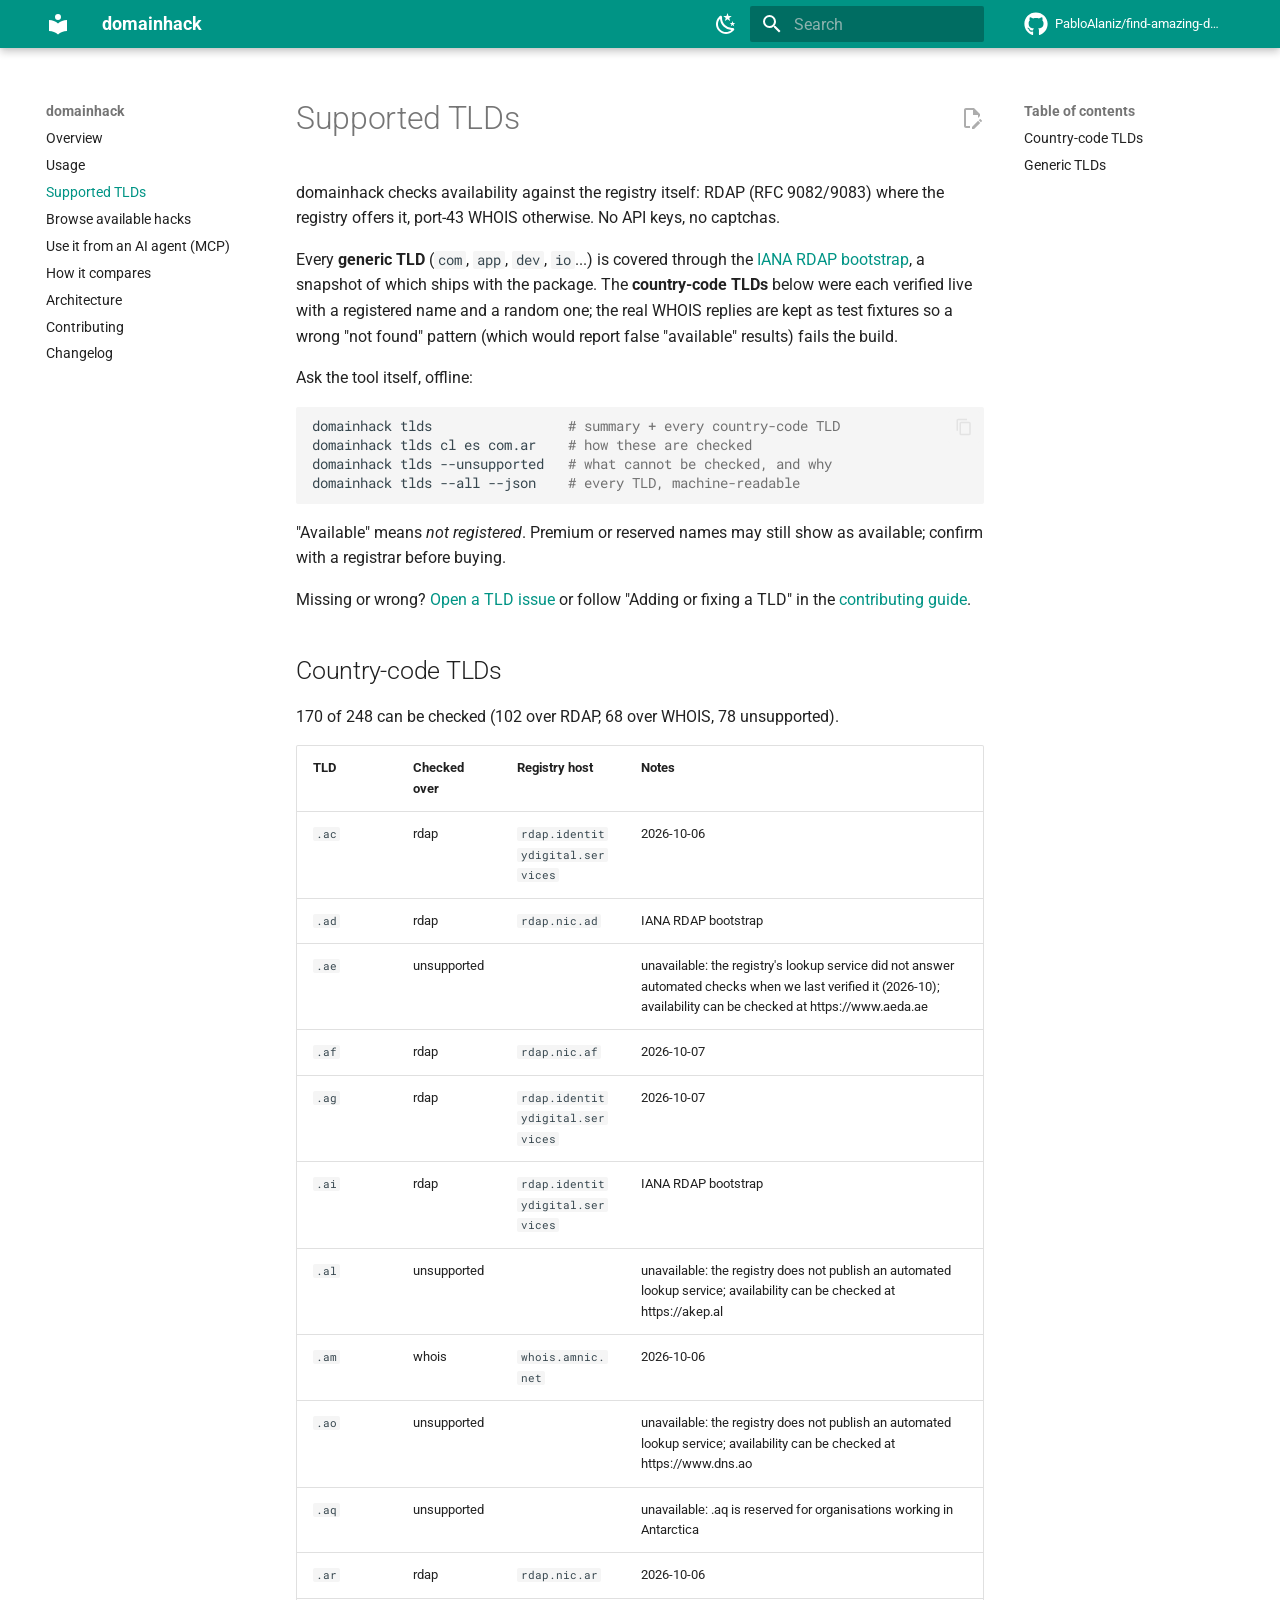
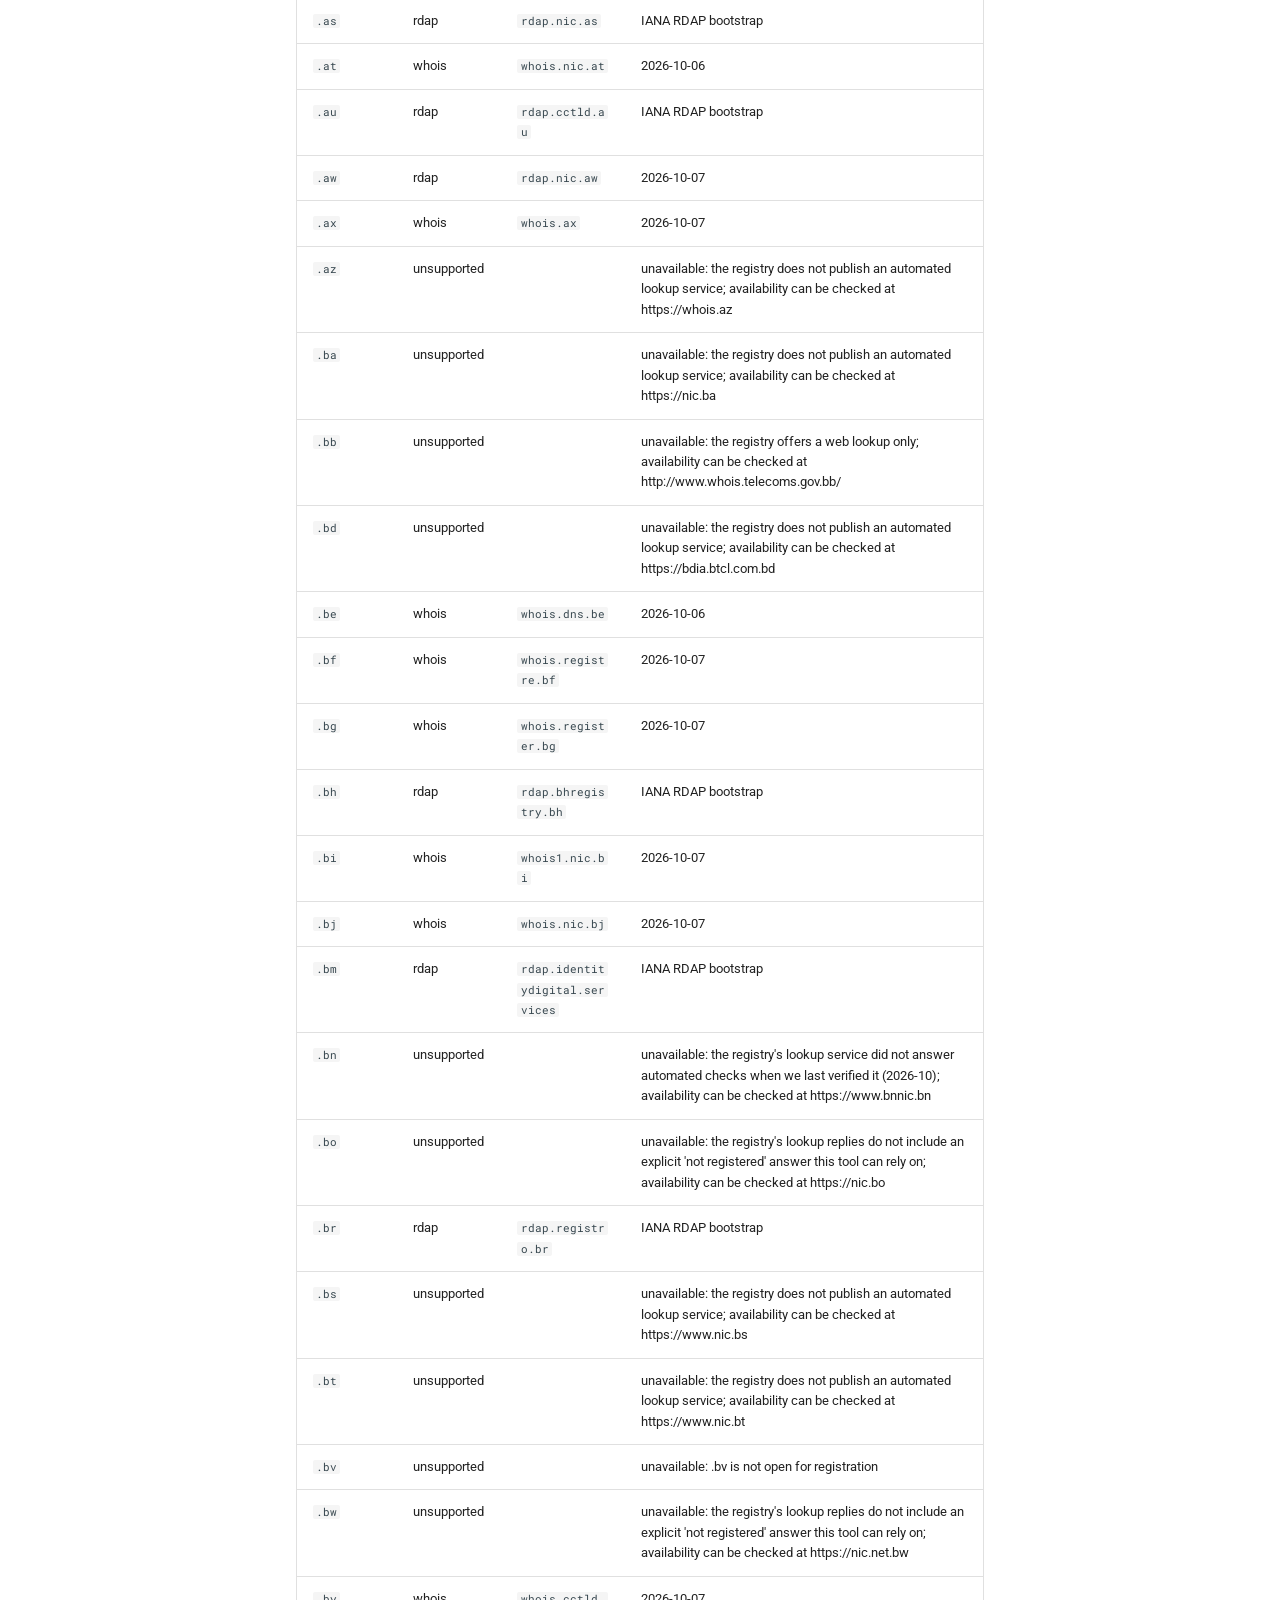
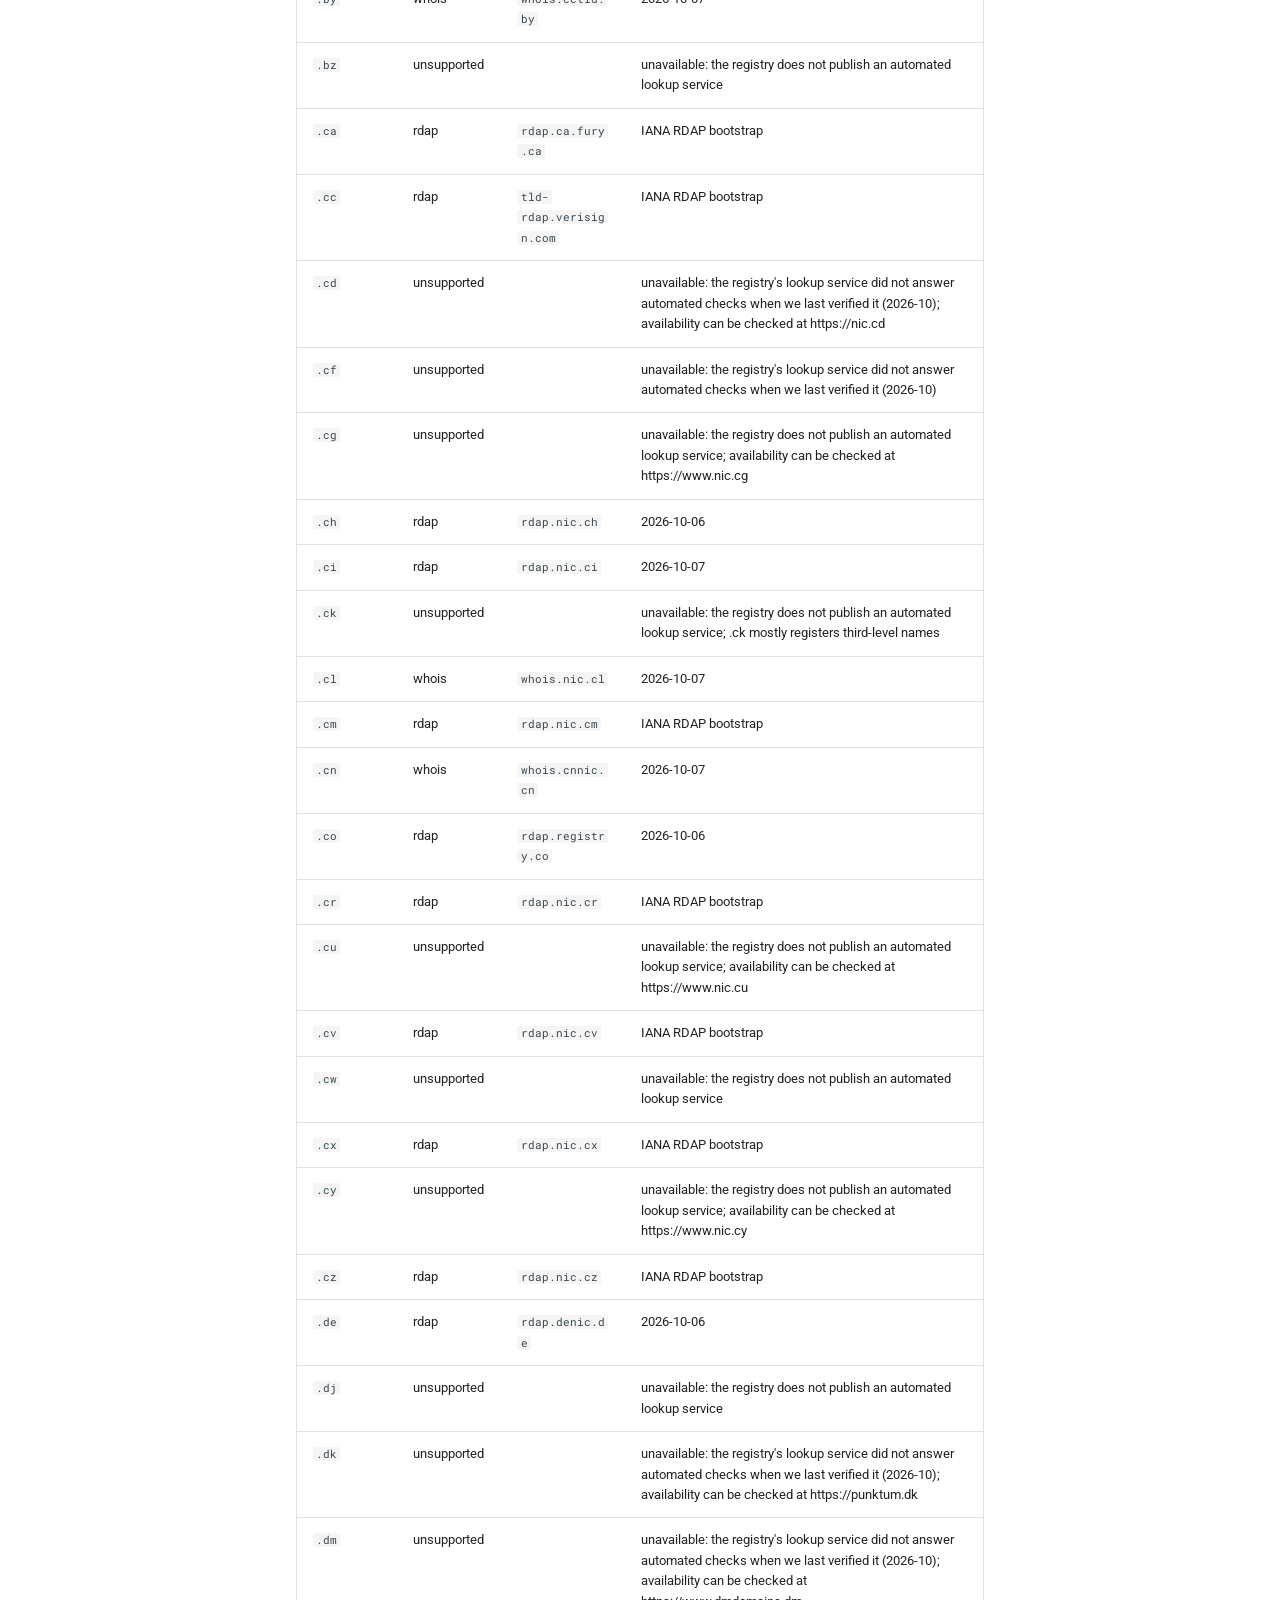
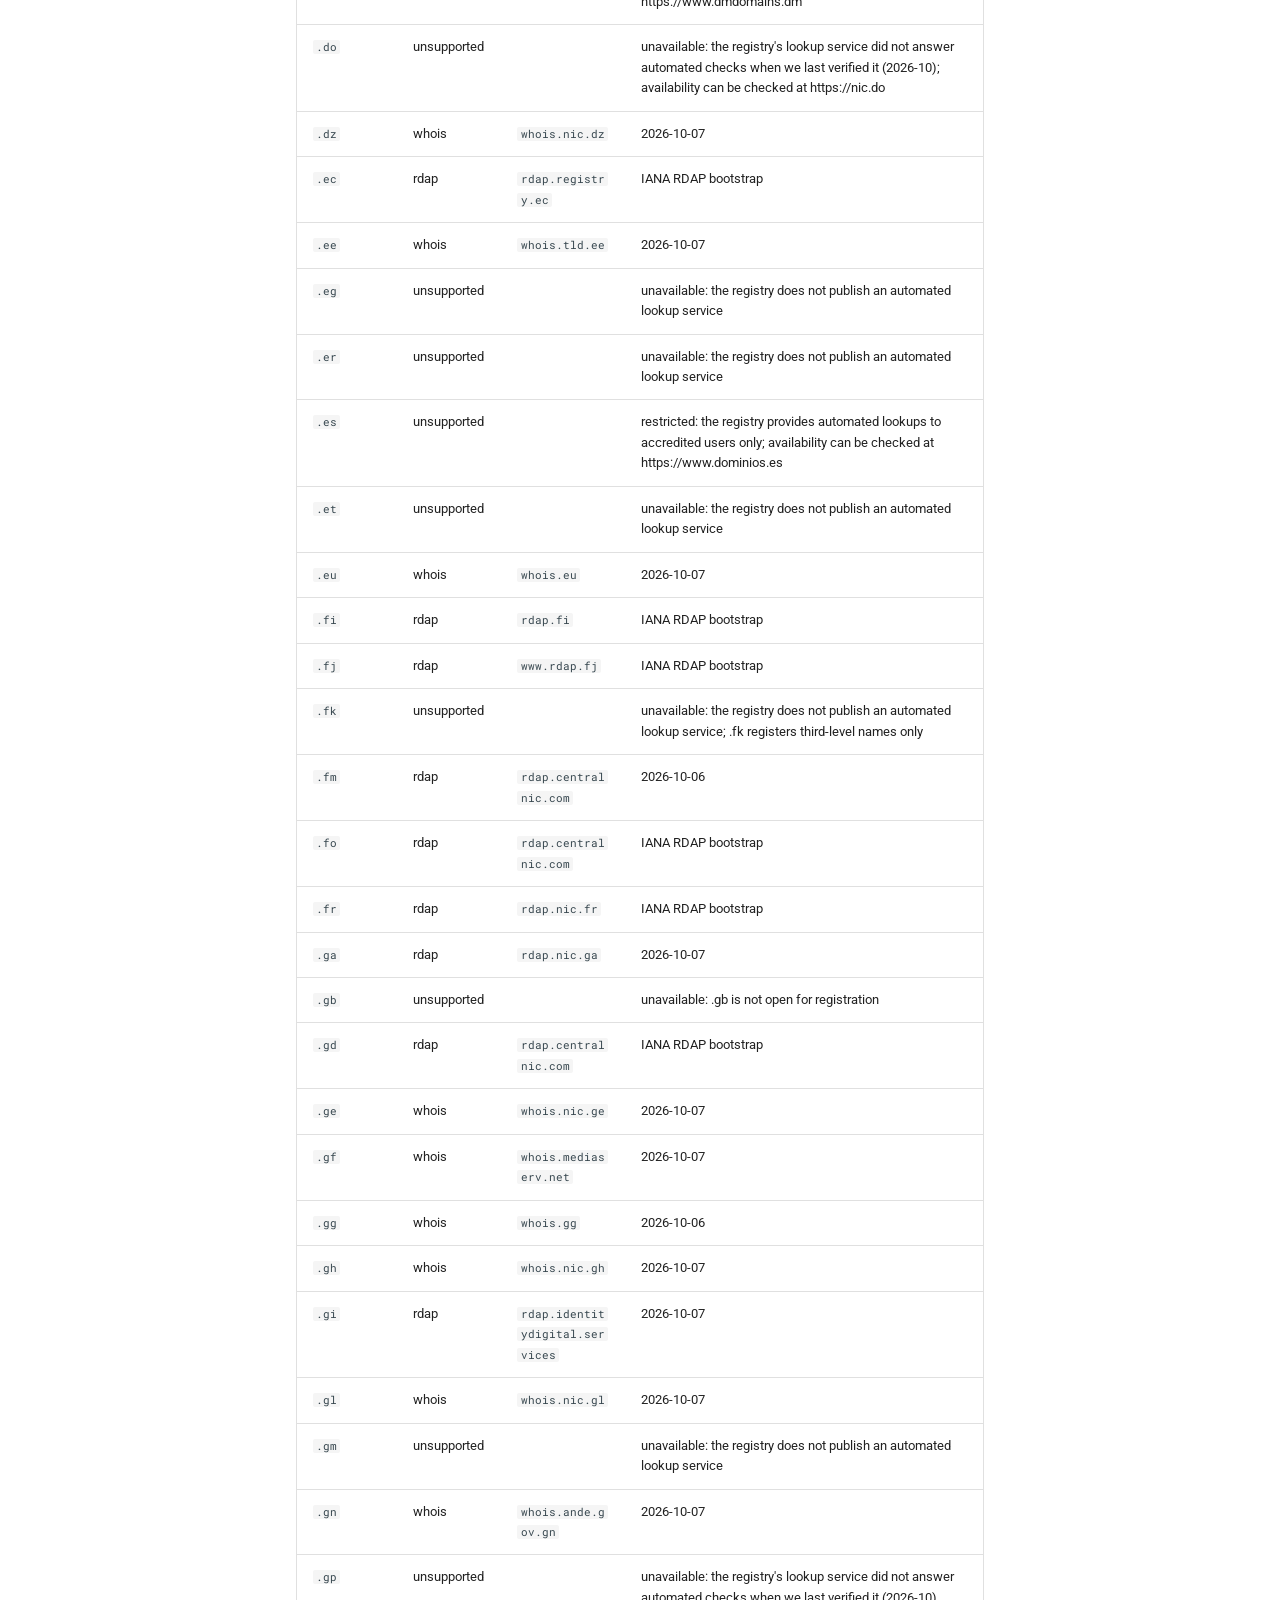
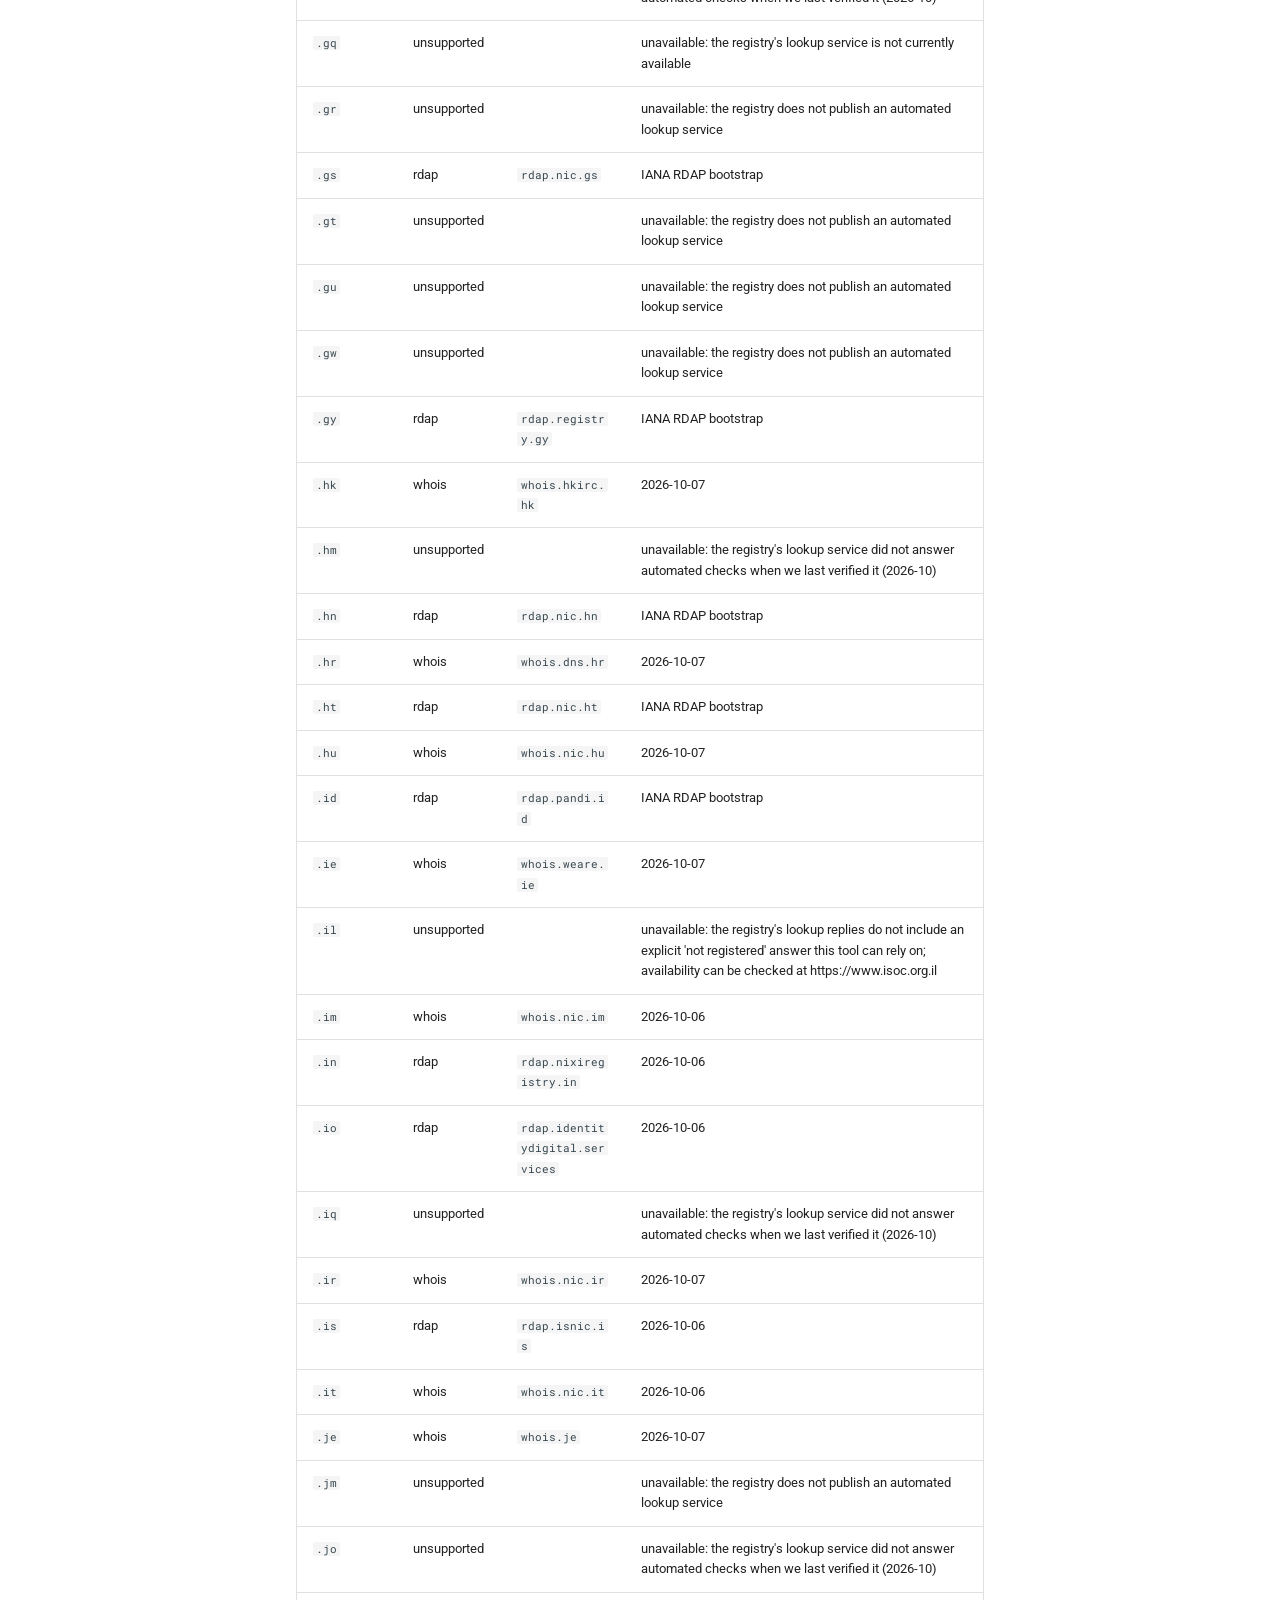
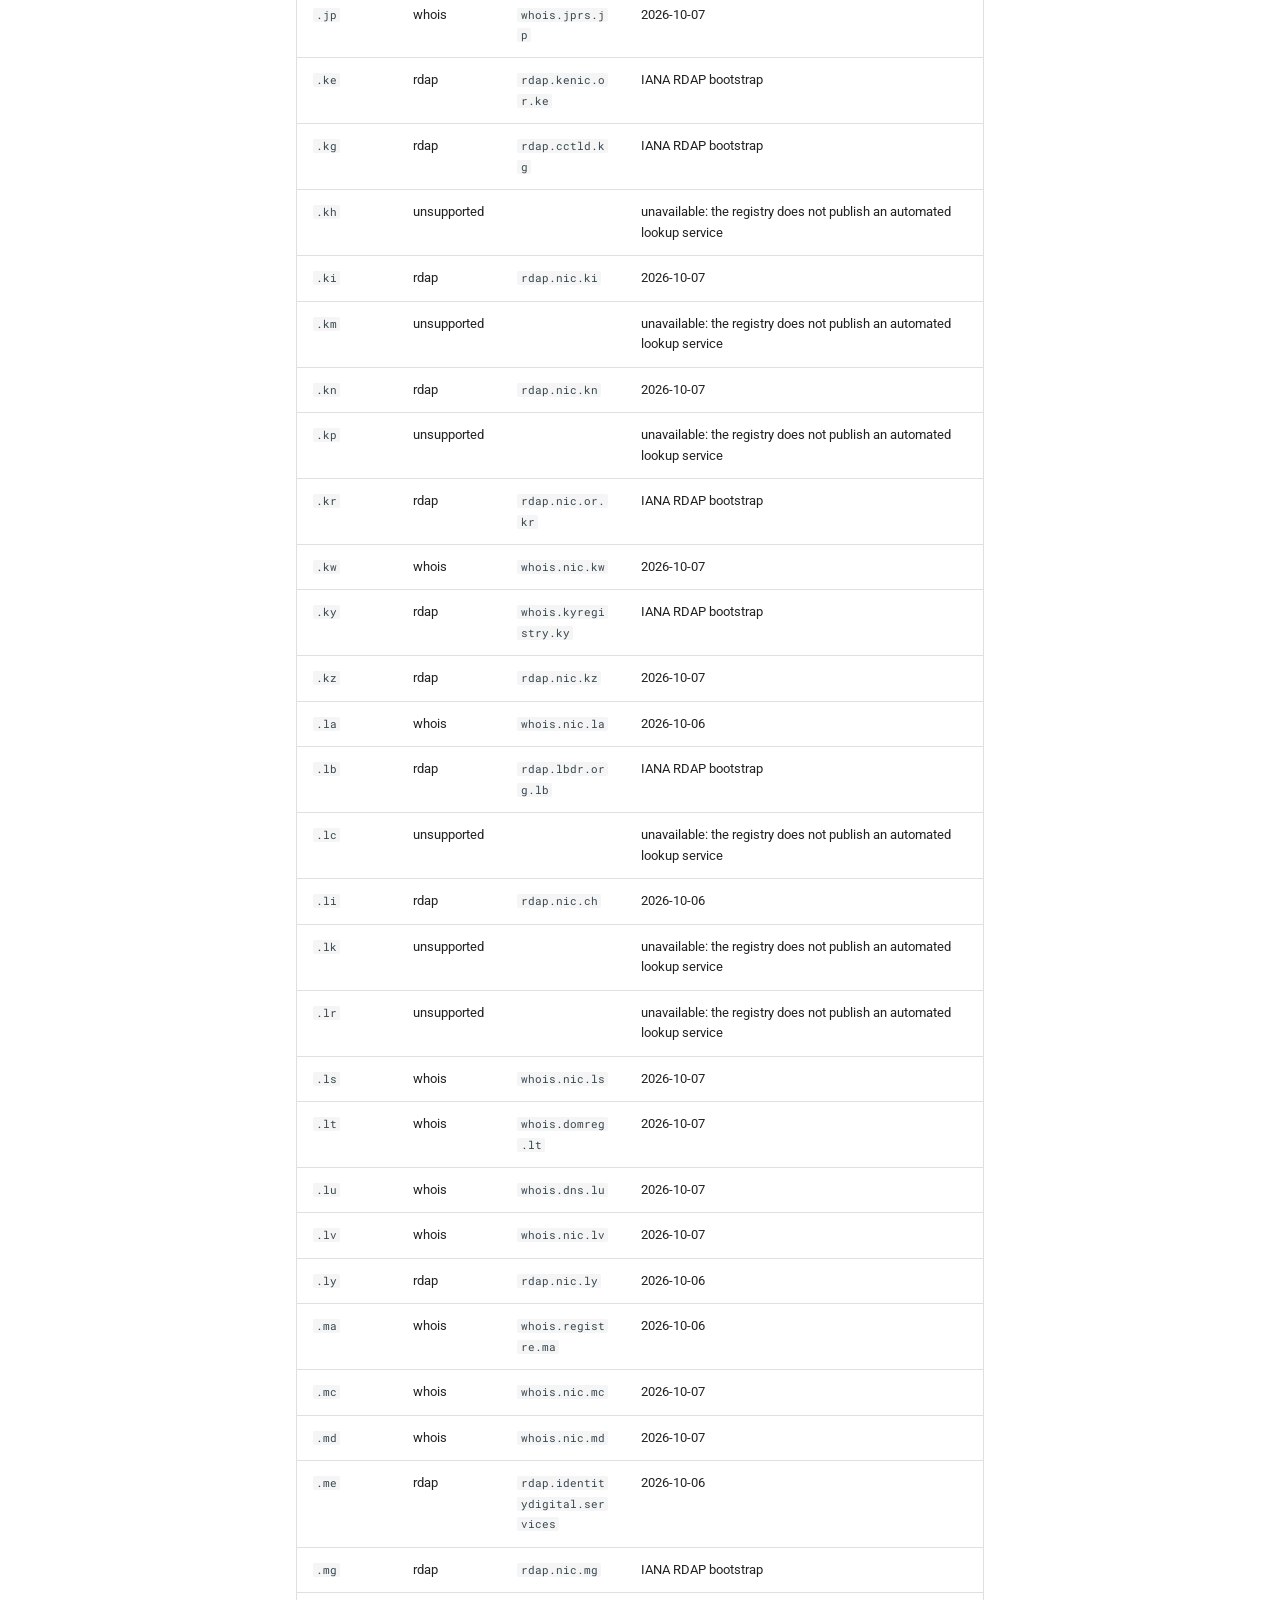
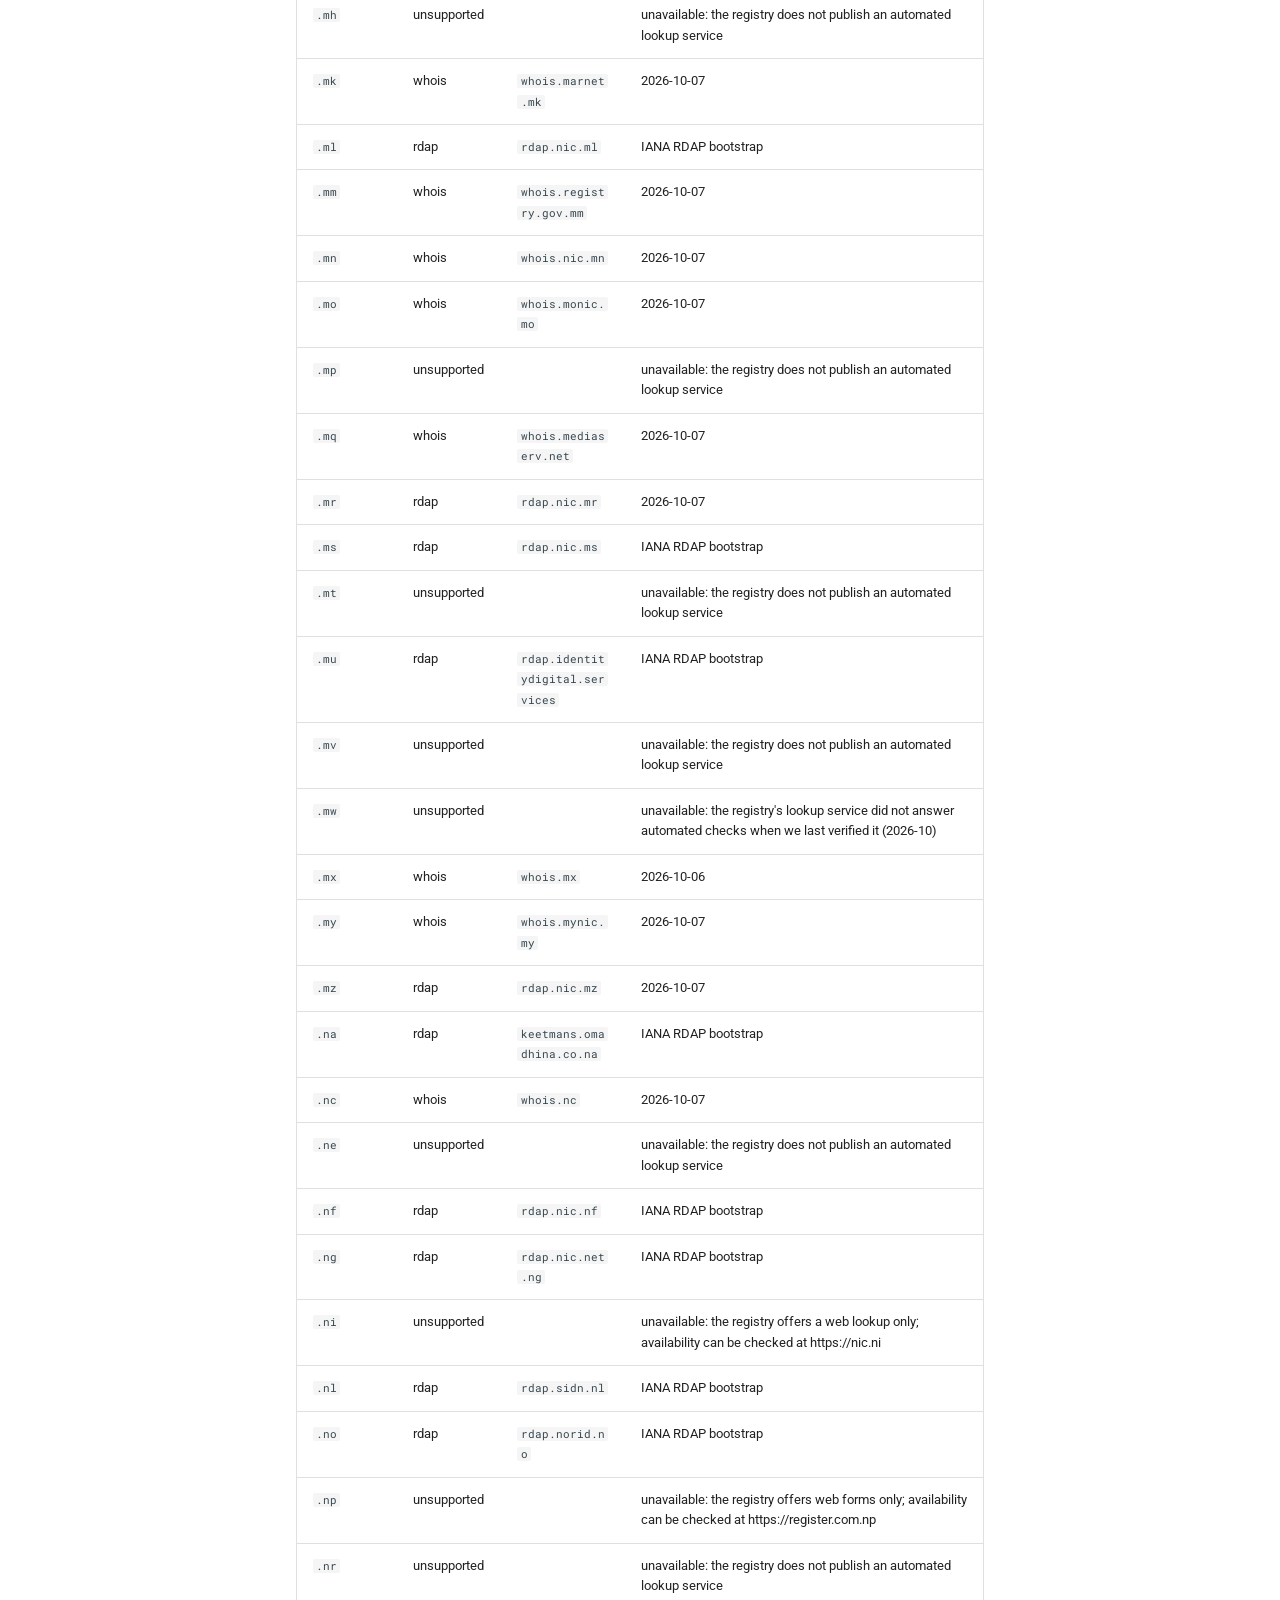
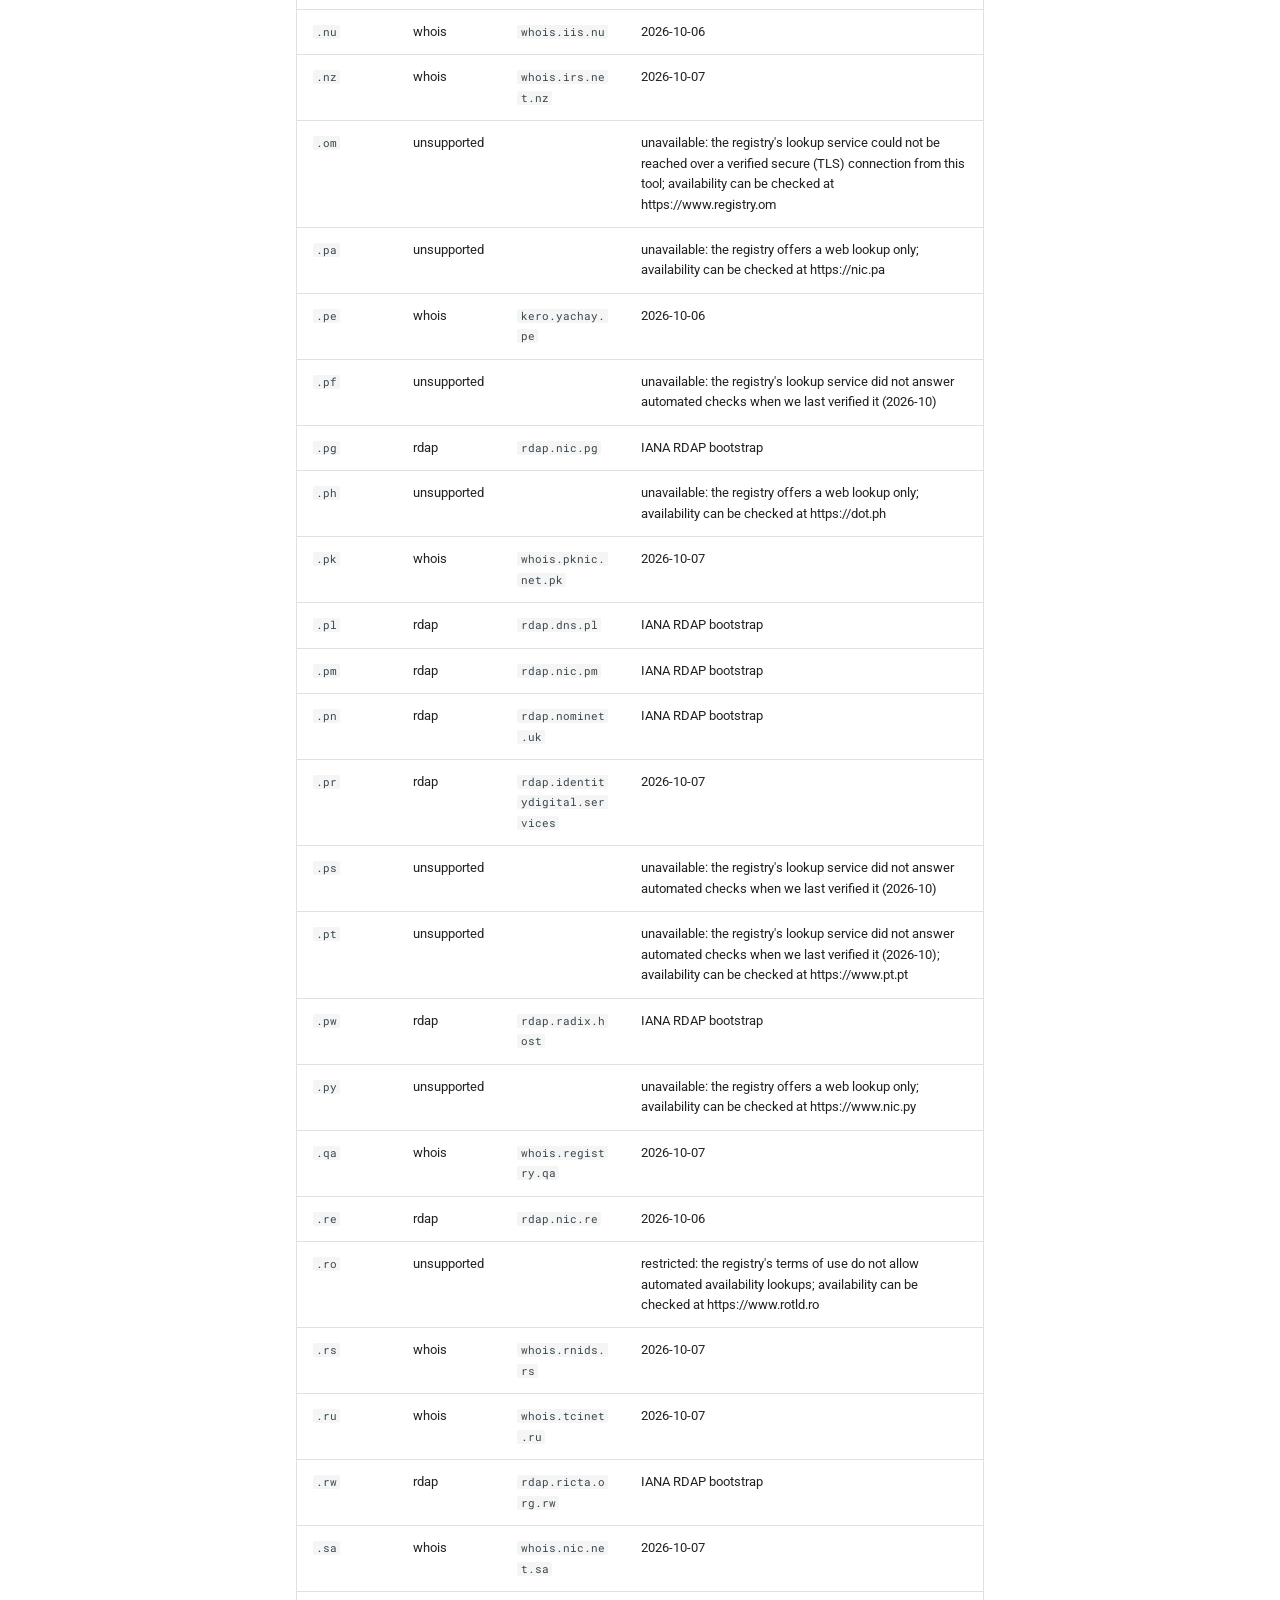
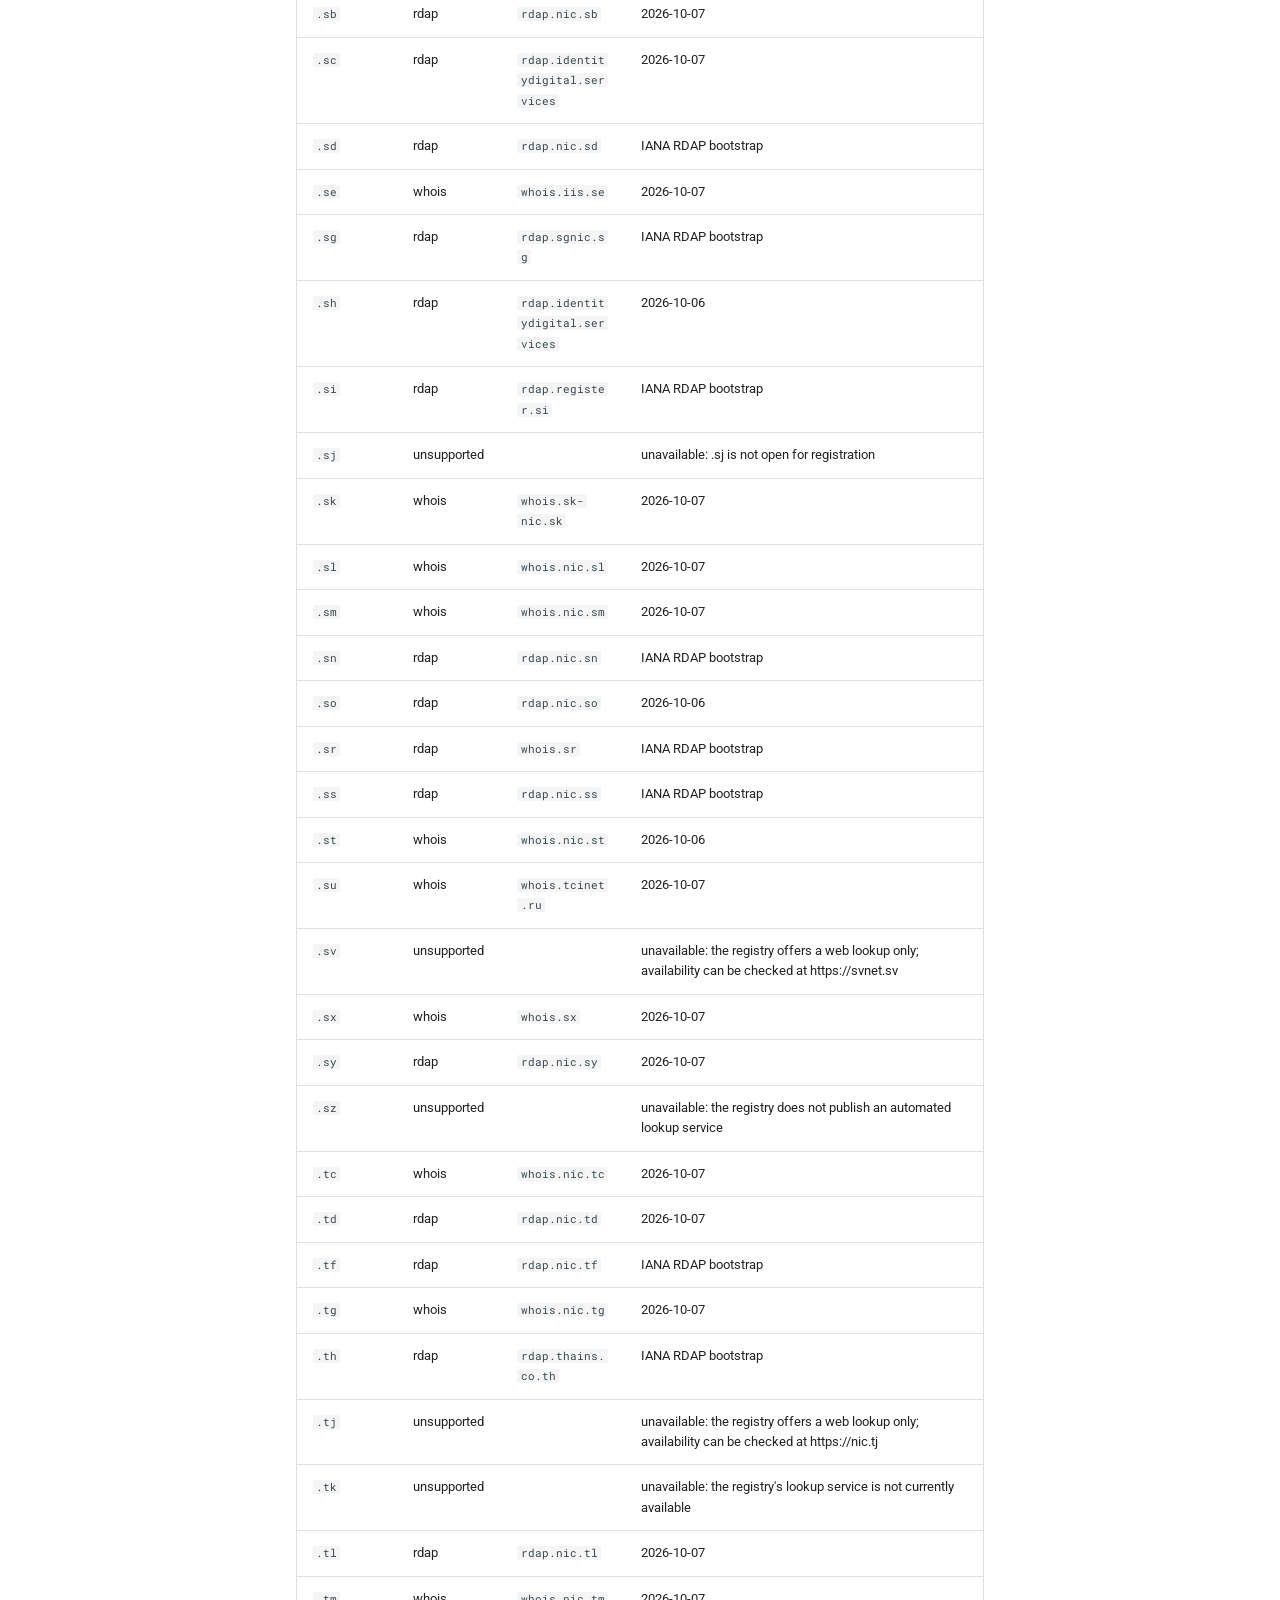
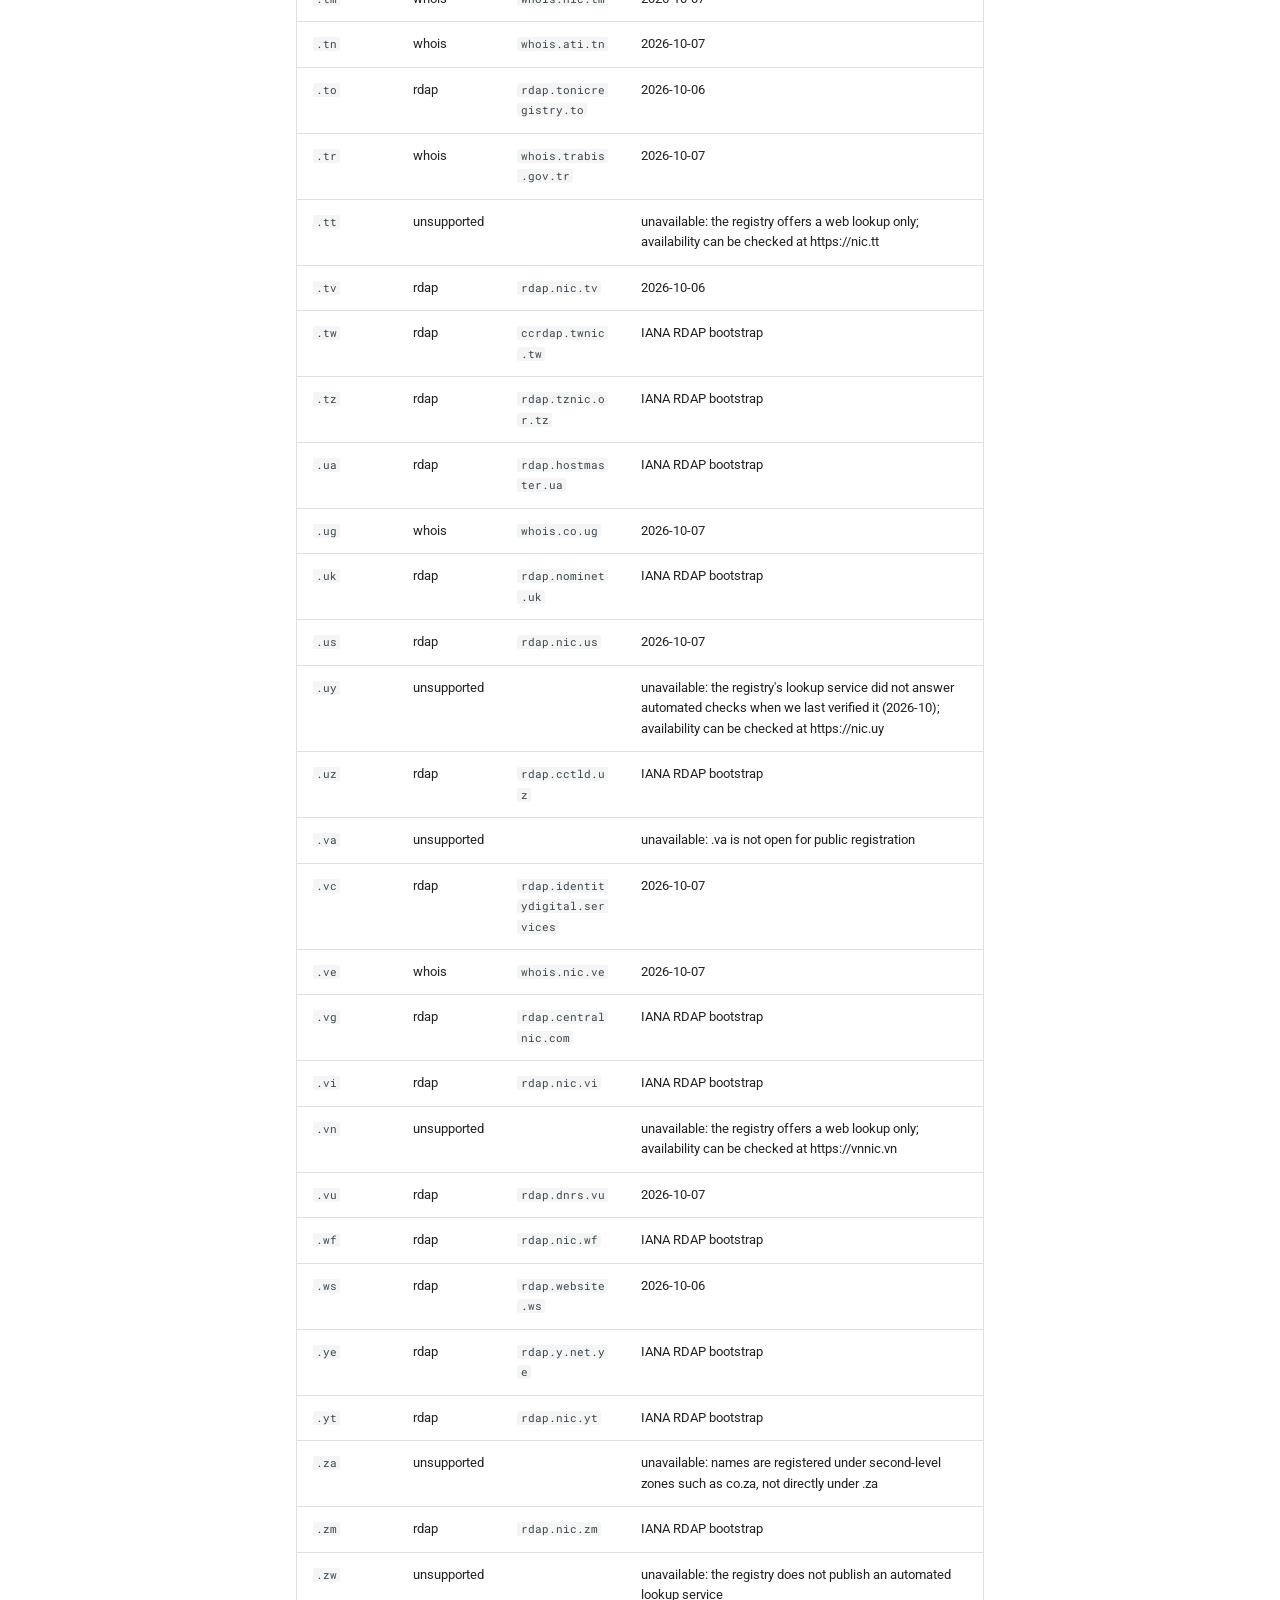
<file: tlds/index.html>
<!doctype html>
<html lang="en" class="no-js">
  <head>
    
      <meta charset="utf-8">
      <meta name="viewport" content="width=device-width,initial-scale=1">
      
        <meta name="description" content="Find domain hacks hiding in real words. Live RDAP and WHOIS availability checks on 170 country-code TLDs plus every generic TLD, with no API keys.">
      
      
      
        <link rel="canonical" href="https://pabloalaniz.github.io/find-amazing-domains/tlds/">
      
      
        <link rel="prev" href="../usage/">
      
      
        <link rel="next" href="../browse/">
      
      
        
      
      
      <link rel="icon" href="../assets/images/favicon.png">
      <meta name="generator" content="mkdocs-1.6.1, mkdocs-material-9.8.2">
    
    
      
        <title>Supported TLDs - domainhack</title>
      
    
    
      <link rel="stylesheet" href="../assets/stylesheets/main.57a0d79d.min.css">
      
        
        <link rel="stylesheet" href="../assets/stylesheets/palette.fb2fffe2.min.css">
      
      


    
    
      
    
    
      
        
        
        <link rel="preconnect" href="https://fonts.gstatic.com" crossorigin>
        <link rel="stylesheet" href="https://fonts.googleapis.com/css?family=Roboto:300,300i,400,400i,700,700i%7CRoboto+Mono:400,400i,700,700i&display=fallback">
        <style>:root{--md-text-font:"Roboto";--md-code-font:"Roboto Mono"}</style>
      
    
    
      <link rel="stylesheet" href="../stylesheets/browse.css">
    
    <script>__md_scope=new URL("..",location),__md_hash=e=>[...e].reduce(((e,_)=>(e<<5)-e+_.charCodeAt(0)),0),__md_get=(e,_=localStorage,t=__md_scope)=>JSON.parse(_.getItem(t.pathname+"."+e)),__md_set=(e,_,t=localStorage,a=__md_scope)=>{try{t.setItem(a.pathname+"."+e,JSON.stringify(_))}catch(e){}}</script>
    
      

    
    
  </head>
  
  
    
    
      
    
    
    
    
    <body dir="ltr" data-md-color-scheme="default" data-md-color-primary="teal" data-md-color-accent="teal">
  
    
    <input class="md-toggle" data-md-toggle="drawer" type="checkbox" id="__drawer" autocomplete="off">
    <input class="md-toggle" data-md-toggle="search" type="checkbox" id="__search" autocomplete="off">
    <label class="md-overlay" for="__drawer"></label>
    <div data-md-component="skip">
      
        
        <a href="#supported-tlds" class="md-skip">
          Skip to content
        </a>
      
    </div>
    <div data-md-component="announce">
      
    </div>
    
    
      

  

<header class="md-header md-header--shadow" data-md-component="header">
  <nav class="md-header__inner md-grid" aria-label="Header">
    <a href=".." title="domainhack" class="md-header__button md-logo" aria-label="domainhack" data-md-component="logo">
      
  
  <svg xmlns="http://www.w3.org/2000/svg" viewBox="0 0 24 24"><path d="M12 8a3 3 0 0 0 3-3 3 3 0 0 0-3-3 3 3 0 0 0-3 3 3 3 0 0 0 3 3m0 3.54C9.64 9.35 6.5 8 3 8v11c3.5 0 6.64 1.35 9 3.54 2.36-2.19 5.5-3.54 9-3.54V8c-3.5 0-6.64 1.35-9 3.54"/></svg>

    </a>
    <label class="md-header__button md-icon" for="__drawer">
      
      <svg xmlns="http://www.w3.org/2000/svg" viewBox="0 0 24 24"><path d="M3 6h18v2H3zm0 5h18v2H3zm0 5h18v2H3z"/></svg>
    </label>
    <div class="md-header__title" data-md-component="header-title">
      <div class="md-header__ellipsis">
        <div class="md-header__topic">
          <span class="md-ellipsis">
            domainhack
          </span>
        </div>
        <div class="md-header__topic" data-md-component="header-topic">
          <span class="md-ellipsis">
            
              Supported TLDs
            
          </span>
        </div>
      </div>
    </div>
    
      
        <form class="md-header__option" data-md-component="palette">
  
    
    
    
    <input class="md-option" data-md-color-media="(prefers-color-scheme: light)" data-md-color-scheme="default" data-md-color-primary="teal" data-md-color-accent="teal"  aria-label="Dark mode"  type="radio" name="__palette" id="__palette_0">
    
      <label class="md-header__button md-icon" title="Dark mode" for="__palette_1" hidden>
        <svg xmlns="http://www.w3.org/2000/svg" viewBox="0 0 24 24"><path d="m17.75 4.09-2.53 1.94.91 3.06-2.63-1.81-2.63 1.81.91-3.06-2.53-1.94L12.44 4l1.06-3 1.06 3zm3.5 6.91-1.64 1.25.59 1.98-1.7-1.17-1.7 1.17.59-1.98L15.75 11l2.06-.05L18.5 9l.69 1.95zm-2.28 4.95c.83-.08 1.72 1.1 1.19 1.85-.32.45-.66.87-1.08 1.27C15.17 23 8.84 23 4.94 19.07c-3.91-3.9-3.91-10.24 0-14.14.4-.4.82-.76 1.27-1.08.75-.53 1.93.36 1.85 1.19-.27 2.86.69 5.83 2.89 8.02a9.96 9.96 0 0 0 8.02 2.89m-1.64 2.02a12.08 12.08 0 0 1-7.8-3.47c-2.17-2.19-3.33-5-3.49-7.82-2.81 3.14-2.7 7.96.31 10.98 3.02 3.01 7.84 3.12 10.98.31"/></svg>
      </label>
    
  
    
    
    
    <input class="md-option" data-md-color-media="(prefers-color-scheme: dark)" data-md-color-scheme="slate" data-md-color-primary="teal" data-md-color-accent="teal"  aria-label="Light mode"  type="radio" name="__palette" id="__palette_1">
    
      <label class="md-header__button md-icon" title="Light mode" for="__palette_0" hidden>
        <svg xmlns="http://www.w3.org/2000/svg" viewBox="0 0 24 24"><path d="M12 7a5 5 0 0 1 5 5 5 5 0 0 1-5 5 5 5 0 0 1-5-5 5 5 0 0 1 5-5m0 2a3 3 0 0 0-3 3 3 3 0 0 0 3 3 3 3 0 0 0 3-3 3 3 0 0 0-3-3m0-7 2.39 3.42C13.65 5.15 12.84 5 12 5s-1.65.15-2.39.42zM3.34 7l4.16-.35A7.2 7.2 0 0 0 5.94 8.5c-.44.74-.69 1.5-.83 2.29zm.02 10 1.76-3.77a7.131 7.131 0 0 0 2.38 4.14zM20.65 7l-1.77 3.79a7.02 7.02 0 0 0-2.38-4.15zm-.01 10-4.14.36c.59-.51 1.12-1.14 1.54-1.86.42-.73.69-1.5.83-2.29zM12 22l-2.41-3.44c.74.27 1.55.44 2.41.44.82 0 1.63-.17 2.37-.44z"/></svg>
      </label>
    
  
</form>
      
    
    
      <script>var palette=__md_get("__palette");if(palette&&palette.color){if("(prefers-color-scheme)"===palette.color.media){var media=matchMedia("(prefers-color-scheme: light)"),input=document.querySelector(media.matches?"[data-md-color-media='(prefers-color-scheme: light)']":"[data-md-color-media='(prefers-color-scheme: dark)']");palette.color.media=input.getAttribute("data-md-color-media"),palette.color.scheme=input.getAttribute("data-md-color-scheme"),palette.color.primary=input.getAttribute("data-md-color-primary"),palette.color.accent=input.getAttribute("data-md-color-accent")}for(var[key,value]of Object.entries(palette.color))document.body.setAttribute("data-md-color-"+key,value)}</script>
    
    
    
      
      
        <label class="md-header__button md-icon" for="__search">
          
          <svg xmlns="http://www.w3.org/2000/svg" viewBox="0 0 24 24"><path d="M9.5 3A6.5 6.5 0 0 1 16 9.5c0 1.61-.59 3.09-1.56 4.23l.27.27h.79l5 5-1.5 1.5-5-5v-.79l-.27-.27A6.52 6.52 0 0 1 9.5 16 6.5 6.5 0 0 1 3 9.5 6.5 6.5 0 0 1 9.5 3m0 2C7 5 5 7 5 9.5S7 14 9.5 14 14 12 14 9.5 12 5 9.5 5"/></svg>
        </label>
        <div class="md-search" data-md-component="search" role="dialog">
  <label class="md-search__overlay" for="__search"></label>
  <div class="md-search__inner" role="search">
    <form class="md-search__form" name="search">
      <input type="text" class="md-search__input" name="query" aria-label="Search" placeholder="Search" autocapitalize="off" autocorrect="off" autocomplete="off" spellcheck="false" data-md-component="search-query" required>
      <label class="md-search__icon md-icon" for="__search">
        
        <svg xmlns="http://www.w3.org/2000/svg" viewBox="0 0 24 24"><path d="M9.5 3A6.5 6.5 0 0 1 16 9.5c0 1.61-.59 3.09-1.56 4.23l.27.27h.79l5 5-1.5 1.5-5-5v-.79l-.27-.27A6.52 6.52 0 0 1 9.5 16 6.5 6.5 0 0 1 3 9.5 6.5 6.5 0 0 1 9.5 3m0 2C7 5 5 7 5 9.5S7 14 9.5 14 14 12 14 9.5 12 5 9.5 5"/></svg>
        
        <svg xmlns="http://www.w3.org/2000/svg" viewBox="0 0 24 24"><path d="M20 11v2H8l5.5 5.5-1.42 1.42L4.16 12l7.92-7.92L13.5 5.5 8 11z"/></svg>
      </label>
      <nav class="md-search__options" aria-label="Search">
        
        <button type="reset" class="md-search__icon md-icon" title="Clear" aria-label="Clear" tabindex="-1">
          
          <svg xmlns="http://www.w3.org/2000/svg" viewBox="0 0 24 24"><path d="M19 6.41 17.59 5 12 10.59 6.41 5 5 6.41 10.59 12 5 17.59 6.41 19 12 13.41 17.59 19 19 17.59 13.41 12z"/></svg>
        </button>
      </nav>
      
        <div class="md-search__suggest" data-md-component="search-suggest"></div>
      
    </form>
    <div class="md-search__output">
      <div class="md-search__scrollwrap" tabindex="0" data-md-scrollfix>
        <div class="md-search-result" data-md-component="search-result">
          <div class="md-search-result__meta">
            Initializing search
          </div>
          <ol class="md-search-result__list" role="presentation"></ol>
        </div>
      </div>
    </div>
  </div>
</div>
      
    
    
      <div class="md-header__source">
        <a href="https://github.com/PabloAlaniz/find-amazing-domains" title="Go to repository" class="md-source" data-md-component="source">
  <div class="md-source__icon md-icon">
    
    <svg xmlns="http://www.w3.org/2000/svg" viewBox="0 0 512 512"><!--! Font Awesome Free 7.1.0 by @fontawesome - https://fontawesome.com License - https://fontawesome.com/license/free (Icons: CC BY 4.0, Fonts: SIL OFL 1.1, Code: MIT License) Copyright 2025 Fonticons, Inc.--><path d="M173.9 397.4c0 2-2.3 3.6-5.2 3.6-3.3.3-5.6-1.3-5.6-3.6 0-2 2.3-3.6 5.2-3.6 3-.3 5.6 1.3 5.6 3.6m-31.1-4.5c-.7 2 1.3 4.3 4.3 4.9 2.6 1 5.6 0 6.2-2s-1.3-4.3-4.3-5.2c-2.6-.7-5.5.3-6.2 2.3m44.2-1.7c-2.9.7-4.9 2.6-4.6 4.9.3 2 2.9 3.3 5.9 2.6 2.9-.7 4.9-2.6 4.6-4.6-.3-1.9-3-3.2-5.9-2.9M252.8 8C114.1 8 8 113.3 8 252c0 110.9 69.8 205.8 169.5 239.2 12.8 2.3 17.3-5.6 17.3-12.1 0-6.2-.3-40.4-.3-61.4 0 0-70 15-84.7-29.8 0 0-11.4-29.1-27.8-36.6 0 0-22.9-15.7 1.6-15.4 0 0 24.9 2 38.6 25.8 21.9 38.6 58.6 27.5 72.9 20.9 2.3-16 8.8-27.1 16-33.7-55.9-6.2-112.3-14.3-112.3-110.5 0-27.5 7.6-41.3 23.6-58.9-2.6-6.5-11.1-33.3 2.6-67.9 20.9-6.5 69 27 69 27 20-5.6 41.5-8.5 62.8-8.5s42.8 2.9 62.8 8.5c0 0 48.1-33.6 69-27 13.7 34.7 5.2 61.4 2.6 67.9 16 17.7 25.8 31.5 25.8 58.9 0 96.5-58.9 104.2-114.8 110.5 9.2 7.9 17 22.9 17 46.4 0 33.7-.3 75.4-.3 83.6 0 6.5 4.6 14.4 17.3 12.1C436.2 457.8 504 362.9 504 252 504 113.3 391.5 8 252.8 8M105.2 352.9c-1.3 1-1 3.3.7 5.2 1.6 1.6 3.9 2.3 5.2 1 1.3-1 1-3.3-.7-5.2-1.6-1.6-3.9-2.3-5.2-1m-10.8-8.1c-.7 1.3.3 2.9 2.3 3.9 1.6 1 3.6.7 4.3-.7.7-1.3-.3-2.9-2.3-3.9-2-.6-3.6-.3-4.3.7m32.4 35.6c-1.6 1.3-1 4.3 1.3 6.2 2.3 2.3 5.2 2.6 6.5 1 1.3-1.3.7-4.3-1.3-6.2-2.2-2.3-5.2-2.6-6.5-1m-11.4-14.7c-1.6 1-1.6 3.6 0 5.9s4.3 3.3 5.6 2.3c1.6-1.3 1.6-3.9 0-6.2-1.4-2.3-4-3.3-5.6-2"/></svg>
  </div>
  <div class="md-source__repository">
    PabloAlaniz/find-amazing-domains
  </div>
</a>
      </div>
    
  </nav>
  
</header>
    
    <div class="md-container" data-md-component="container">
      
      
        
          
        
      
      <main class="md-main" data-md-component="main">
        <div class="md-main__inner md-grid">
          
            
              
              <div class="md-sidebar md-sidebar--primary" data-md-component="sidebar" data-md-type="navigation" >
                <div class="md-sidebar__scrollwrap">
                  <div class="md-sidebar__inner">
                    



<nav class="md-nav md-nav--primary" aria-label="Navigation" data-md-level="0">
  <label class="md-nav__title" for="__drawer">
    <a href=".." title="domainhack" class="md-nav__button md-logo" aria-label="domainhack" data-md-component="logo">
      
  
  <svg xmlns="http://www.w3.org/2000/svg" viewBox="0 0 24 24"><path d="M12 8a3 3 0 0 0 3-3 3 3 0 0 0-3-3 3 3 0 0 0-3 3 3 3 0 0 0 3 3m0 3.54C9.64 9.35 6.5 8 3 8v11c3.5 0 6.64 1.35 9 3.54 2.36-2.19 5.5-3.54 9-3.54V8c-3.5 0-6.64 1.35-9 3.54"/></svg>

    </a>
    domainhack
  </label>
  
    <div class="md-nav__source">
      <a href="https://github.com/PabloAlaniz/find-amazing-domains" title="Go to repository" class="md-source" data-md-component="source">
  <div class="md-source__icon md-icon">
    
    <svg xmlns="http://www.w3.org/2000/svg" viewBox="0 0 512 512"><!--! Font Awesome Free 7.1.0 by @fontawesome - https://fontawesome.com License - https://fontawesome.com/license/free (Icons: CC BY 4.0, Fonts: SIL OFL 1.1, Code: MIT License) Copyright 2025 Fonticons, Inc.--><path d="M173.9 397.4c0 2-2.3 3.6-5.2 3.6-3.3.3-5.6-1.3-5.6-3.6 0-2 2.3-3.6 5.2-3.6 3-.3 5.6 1.3 5.6 3.6m-31.1-4.5c-.7 2 1.3 4.3 4.3 4.9 2.6 1 5.6 0 6.2-2s-1.3-4.3-4.3-5.2c-2.6-.7-5.5.3-6.2 2.3m44.2-1.7c-2.9.7-4.9 2.6-4.6 4.9.3 2 2.9 3.3 5.9 2.6 2.9-.7 4.9-2.6 4.6-4.6-.3-1.9-3-3.2-5.9-2.9M252.8 8C114.1 8 8 113.3 8 252c0 110.9 69.8 205.8 169.5 239.2 12.8 2.3 17.3-5.6 17.3-12.1 0-6.2-.3-40.4-.3-61.4 0 0-70 15-84.7-29.8 0 0-11.4-29.1-27.8-36.6 0 0-22.9-15.7 1.6-15.4 0 0 24.9 2 38.6 25.8 21.9 38.6 58.6 27.5 72.9 20.9 2.3-16 8.8-27.1 16-33.7-55.9-6.2-112.3-14.3-112.3-110.5 0-27.5 7.6-41.3 23.6-58.9-2.6-6.5-11.1-33.3 2.6-67.9 20.9-6.5 69 27 69 27 20-5.6 41.5-8.5 62.8-8.5s42.8 2.9 62.8 8.5c0 0 48.1-33.6 69-27 13.7 34.7 5.2 61.4 2.6 67.9 16 17.7 25.8 31.5 25.8 58.9 0 96.5-58.9 104.2-114.8 110.5 9.2 7.9 17 22.9 17 46.4 0 33.7-.3 75.4-.3 83.6 0 6.5 4.6 14.4 17.3 12.1C436.2 457.8 504 362.9 504 252 504 113.3 391.5 8 252.8 8M105.2 352.9c-1.3 1-1 3.3.7 5.2 1.6 1.6 3.9 2.3 5.2 1 1.3-1 1-3.3-.7-5.2-1.6-1.6-3.9-2.3-5.2-1m-10.8-8.1c-.7 1.3.3 2.9 2.3 3.9 1.6 1 3.6.7 4.3-.7.7-1.3-.3-2.9-2.3-3.9-2-.6-3.6-.3-4.3.7m32.4 35.6c-1.6 1.3-1 4.3 1.3 6.2 2.3 2.3 5.2 2.6 6.5 1 1.3-1.3.7-4.3-1.3-6.2-2.2-2.3-5.2-2.6-6.5-1m-11.4-14.7c-1.6 1-1.6 3.6 0 5.9s4.3 3.3 5.6 2.3c1.6-1.3 1.6-3.9 0-6.2-1.4-2.3-4-3.3-5.6-2"/></svg>
  </div>
  <div class="md-source__repository">
    PabloAlaniz/find-amazing-domains
  </div>
</a>
    </div>
  
  <ul class="md-nav__list" data-md-scrollfix>
    
      
      
  
  
  
  
    <li class="md-nav__item">
      <a href=".." class="md-nav__link">
        
  
  
  <span class="md-ellipsis">
    
  
    Overview
  

    
  </span>
  
  

      </a>
    </li>
  

    
      
      
  
  
  
  
    <li class="md-nav__item">
      <a href="../usage/" class="md-nav__link">
        
  
  
  <span class="md-ellipsis">
    
  
    Usage
  

    
  </span>
  
  

      </a>
    </li>
  

    
      
      
  
  
    
  
  
  
    <li class="md-nav__item md-nav__item--active">
      
      <input class="md-nav__toggle md-toggle" type="checkbox" id="__toc">
      
      
        
      
      
        <label class="md-nav__link md-nav__link--active" for="__toc">
          
  
  
  <span class="md-ellipsis">
    
  
    Supported TLDs
  

    
  </span>
  
  

          <span class="md-nav__icon md-icon"></span>
        </label>
      
      <a href="./" class="md-nav__link md-nav__link--active">
        
  
  
  <span class="md-ellipsis">
    
  
    Supported TLDs
  

    
  </span>
  
  

      </a>
      
        

<nav class="md-nav md-nav--secondary" aria-label="Table of contents">
  
  
  
    
  
  
    <label class="md-nav__title" for="__toc">
      <span class="md-nav__icon md-icon"></span>
      Table of contents
    </label>
    <ul class="md-nav__list" data-md-component="toc" data-md-scrollfix>
      
        <li class="md-nav__item">
  <a href="#country-code-tlds" class="md-nav__link">
    <span class="md-ellipsis">
      
        Country-code TLDs
      
    </span>
  </a>
  
</li>
      
        <li class="md-nav__item">
  <a href="#generic-tlds" class="md-nav__link">
    <span class="md-ellipsis">
      
        Generic TLDs
      
    </span>
  </a>
  
</li>
      
    </ul>
  
</nav>
      
    </li>
  

    
      
      
  
  
  
  
    <li class="md-nav__item">
      <a href="../browse/" class="md-nav__link">
        
  
  
  <span class="md-ellipsis">
    
  
    Browse available hacks
  

    
  </span>
  
  

      </a>
    </li>
  

    
      
      
  
  
  
  
    <li class="md-nav__item">
      <a href="../mcp/" class="md-nav__link">
        
  
  
  <span class="md-ellipsis">
    
  
    Use it from an AI agent (MCP)
  

    
  </span>
  
  

      </a>
    </li>
  

    
      
      
  
  
  
  
    <li class="md-nav__item">
      <a href="../compare/" class="md-nav__link">
        
  
  
  <span class="md-ellipsis">
    
  
    How it compares
  

    
  </span>
  
  

      </a>
    </li>
  

    
      
      
  
  
  
  
    <li class="md-nav__item">
      <a href="../architecture/" class="md-nav__link">
        
  
  
  <span class="md-ellipsis">
    
  
    Architecture
  

    
  </span>
  
  

      </a>
    </li>
  

    
      
      
  
  
  
  
    <li class="md-nav__item">
      <a href="../contributing/" class="md-nav__link">
        
  
  
  <span class="md-ellipsis">
    
  
    Contributing
  

    
  </span>
  
  

      </a>
    </li>
  

    
      
      
  
  
  
  
    <li class="md-nav__item">
      <a href="../changelog/" class="md-nav__link">
        
  
  
  <span class="md-ellipsis">
    
  
    Changelog
  

    
  </span>
  
  

      </a>
    </li>
  

    
  </ul>
</nav>
                  </div>
                </div>
              </div>
            
            
              
              <div class="md-sidebar md-sidebar--secondary" data-md-component="sidebar" data-md-type="toc" >
                <div class="md-sidebar__scrollwrap">
                  <div class="md-sidebar__inner">
                    

<nav class="md-nav md-nav--secondary" aria-label="Table of contents">
  
  
  
    
  
  
    <label class="md-nav__title" for="__toc">
      <span class="md-nav__icon md-icon"></span>
      Table of contents
    </label>
    <ul class="md-nav__list" data-md-component="toc" data-md-scrollfix>
      
        <li class="md-nav__item">
  <a href="#country-code-tlds" class="md-nav__link">
    <span class="md-ellipsis">
      
        Country-code TLDs
      
    </span>
  </a>
  
</li>
      
        <li class="md-nav__item">
  <a href="#generic-tlds" class="md-nav__link">
    <span class="md-ellipsis">
      
        Generic TLDs
      
    </span>
  </a>
  
</li>
      
    </ul>
  
</nav>
                  </div>
                </div>
              </div>
            
          
          
            <div class="md-content" data-md-component="content">
              
              <article class="md-content__inner md-typeset">
                
                  


  
    <a href="https://github.com/PabloAlaniz/find-amazing-domains/edit/main/docs/tlds.md" title="Edit this page" class="md-content__button md-icon" rel="edit">
      
      <svg xmlns="http://www.w3.org/2000/svg" viewBox="0 0 24 24"><path d="M10 20H6V4h7v5h5v3.1l2-2V8l-6-6H6c-1.1 0-2 .9-2 2v16c0 1.1.9 2 2 2h4zm10.2-7c.1 0 .3.1.4.2l1.3 1.3c.2.2.2.6 0 .8l-1 1-2.1-2.1 1-1c.1-.1.2-.2.4-.2m0 3.9L14.1 23H12v-2.1l6.1-6.1z"/></svg>
    </a>
  
  


<h1 id="supported-tlds">Supported TLDs<a class="headerlink" href="#supported-tlds" title="Permanent link">&para;</a></h1>
<p>domainhack checks availability against the registry itself: RDAP (RFC 9082/9083)
where the registry offers it, port-43 WHOIS otherwise. No API keys, no captchas.</p>
<p>Every <strong>generic TLD</strong> (<code>com</code>, <code>app</code>, <code>dev</code>, <code>io</code>...) is covered through the
<a href="https://data.iana.org/rdap/dns.json">IANA RDAP bootstrap</a>, a snapshot of which
ships with the package. The <strong>country-code TLDs</strong> below were each verified live
with a registered name and a random one; the real WHOIS replies are kept as test
fixtures so a wrong "not found" pattern (which would report false "available"
results) fails the build.</p>
<p>Ask the tool itself, offline:</p>
<div class="highlight"><pre><span></span><code>domainhack<span class="w"> </span>tlds<span class="w">                 </span><span class="c1"># summary + every country-code TLD</span>
domainhack<span class="w"> </span>tlds<span class="w"> </span>cl<span class="w"> </span>es<span class="w"> </span>com.ar<span class="w">    </span><span class="c1"># how these are checked</span>
domainhack<span class="w"> </span>tlds<span class="w"> </span>--unsupported<span class="w">   </span><span class="c1"># what cannot be checked, and why</span>
domainhack<span class="w"> </span>tlds<span class="w"> </span>--all<span class="w"> </span>--json<span class="w">    </span><span class="c1"># every TLD, machine-readable</span>
</code></pre></div>
<p>"Available" means <em>not registered</em>. Premium or reserved names may still show as
available; confirm with a registrar before buying.</p>
<p>Missing or wrong? <a href="https://github.com/PabloAlaniz/find-amazing-domains/issues/new?template=tld_request.yml">Open a TLD issue</a>
or follow "Adding or fixing a TLD" in the <a href="../contributing/">contributing guide</a>.</p>
<h2 id="country-code-tlds">Country-code TLDs<a class="headerlink" href="#country-code-tlds" title="Permanent link">&para;</a></h2>
<p>170 of 248 can be checked (102 over RDAP, 68 over WHOIS, 78 unsupported).</p>
<table>
<thead>
<tr>
<th>TLD</th>
<th>Checked over</th>
<th>Registry host</th>
<th>Notes</th>
</tr>
</thead>
<tbody>
<tr>
<td><code>.ac</code></td>
<td>rdap</td>
<td><code>rdap.identitydigital.services</code></td>
<td>2026-10-06</td>
</tr>
<tr>
<td><code>.ad</code></td>
<td>rdap</td>
<td><code>rdap.nic.ad</code></td>
<td>IANA RDAP bootstrap</td>
</tr>
<tr>
<td><code>.ae</code></td>
<td>unsupported</td>
<td></td>
<td>unavailable: the registry's lookup service did not answer automated checks when we last verified it (2026-10); availability can be checked at https://www.aeda.ae</td>
</tr>
<tr>
<td><code>.af</code></td>
<td>rdap</td>
<td><code>rdap.nic.af</code></td>
<td>2026-10-07</td>
</tr>
<tr>
<td><code>.ag</code></td>
<td>rdap</td>
<td><code>rdap.identitydigital.services</code></td>
<td>2026-10-07</td>
</tr>
<tr>
<td><code>.ai</code></td>
<td>rdap</td>
<td><code>rdap.identitydigital.services</code></td>
<td>IANA RDAP bootstrap</td>
</tr>
<tr>
<td><code>.al</code></td>
<td>unsupported</td>
<td></td>
<td>unavailable: the registry does not publish an automated lookup service; availability can be checked at https://akep.al</td>
</tr>
<tr>
<td><code>.am</code></td>
<td>whois</td>
<td><code>whois.amnic.net</code></td>
<td>2026-10-06</td>
</tr>
<tr>
<td><code>.ao</code></td>
<td>unsupported</td>
<td></td>
<td>unavailable: the registry does not publish an automated lookup service; availability can be checked at https://www.dns.ao</td>
</tr>
<tr>
<td><code>.aq</code></td>
<td>unsupported</td>
<td></td>
<td>unavailable: .aq is reserved for organisations working in Antarctica</td>
</tr>
<tr>
<td><code>.ar</code></td>
<td>rdap</td>
<td><code>rdap.nic.ar</code></td>
<td>2026-10-06</td>
</tr>
<tr>
<td><code>.as</code></td>
<td>rdap</td>
<td><code>rdap.nic.as</code></td>
<td>IANA RDAP bootstrap</td>
</tr>
<tr>
<td><code>.at</code></td>
<td>whois</td>
<td><code>whois.nic.at</code></td>
<td>2026-10-06</td>
</tr>
<tr>
<td><code>.au</code></td>
<td>rdap</td>
<td><code>rdap.cctld.au</code></td>
<td>IANA RDAP bootstrap</td>
</tr>
<tr>
<td><code>.aw</code></td>
<td>rdap</td>
<td><code>rdap.nic.aw</code></td>
<td>2026-10-07</td>
</tr>
<tr>
<td><code>.ax</code></td>
<td>whois</td>
<td><code>whois.ax</code></td>
<td>2026-10-07</td>
</tr>
<tr>
<td><code>.az</code></td>
<td>unsupported</td>
<td></td>
<td>unavailable: the registry does not publish an automated lookup service; availability can be checked at https://whois.az</td>
</tr>
<tr>
<td><code>.ba</code></td>
<td>unsupported</td>
<td></td>
<td>unavailable: the registry does not publish an automated lookup service; availability can be checked at https://nic.ba</td>
</tr>
<tr>
<td><code>.bb</code></td>
<td>unsupported</td>
<td></td>
<td>unavailable: the registry offers a web lookup only; availability can be checked at http://www.whois.telecoms.gov.bb/</td>
</tr>
<tr>
<td><code>.bd</code></td>
<td>unsupported</td>
<td></td>
<td>unavailable: the registry does not publish an automated lookup service; availability can be checked at https://bdia.btcl.com.bd</td>
</tr>
<tr>
<td><code>.be</code></td>
<td>whois</td>
<td><code>whois.dns.be</code></td>
<td>2026-10-06</td>
</tr>
<tr>
<td><code>.bf</code></td>
<td>whois</td>
<td><code>whois.registre.bf</code></td>
<td>2026-10-07</td>
</tr>
<tr>
<td><code>.bg</code></td>
<td>whois</td>
<td><code>whois.register.bg</code></td>
<td>2026-10-07</td>
</tr>
<tr>
<td><code>.bh</code></td>
<td>rdap</td>
<td><code>rdap.bhregistry.bh</code></td>
<td>IANA RDAP bootstrap</td>
</tr>
<tr>
<td><code>.bi</code></td>
<td>whois</td>
<td><code>whois1.nic.bi</code></td>
<td>2026-10-07</td>
</tr>
<tr>
<td><code>.bj</code></td>
<td>whois</td>
<td><code>whois.nic.bj</code></td>
<td>2026-10-07</td>
</tr>
<tr>
<td><code>.bm</code></td>
<td>rdap</td>
<td><code>rdap.identitydigital.services</code></td>
<td>IANA RDAP bootstrap</td>
</tr>
<tr>
<td><code>.bn</code></td>
<td>unsupported</td>
<td></td>
<td>unavailable: the registry's lookup service did not answer automated checks when we last verified it (2026-10); availability can be checked at https://www.bnnic.bn</td>
</tr>
<tr>
<td><code>.bo</code></td>
<td>unsupported</td>
<td></td>
<td>unavailable: the registry's lookup replies do not include an explicit 'not registered' answer this tool can rely on; availability can be checked at https://nic.bo</td>
</tr>
<tr>
<td><code>.br</code></td>
<td>rdap</td>
<td><code>rdap.registro.br</code></td>
<td>IANA RDAP bootstrap</td>
</tr>
<tr>
<td><code>.bs</code></td>
<td>unsupported</td>
<td></td>
<td>unavailable: the registry does not publish an automated lookup service; availability can be checked at https://www.nic.bs</td>
</tr>
<tr>
<td><code>.bt</code></td>
<td>unsupported</td>
<td></td>
<td>unavailable: the registry does not publish an automated lookup service; availability can be checked at https://www.nic.bt</td>
</tr>
<tr>
<td><code>.bv</code></td>
<td>unsupported</td>
<td></td>
<td>unavailable: .bv is not open for registration</td>
</tr>
<tr>
<td><code>.bw</code></td>
<td>unsupported</td>
<td></td>
<td>unavailable: the registry's lookup replies do not include an explicit 'not registered' answer this tool can rely on; availability can be checked at https://nic.net.bw</td>
</tr>
<tr>
<td><code>.by</code></td>
<td>whois</td>
<td><code>whois.cctld.by</code></td>
<td>2026-10-07</td>
</tr>
<tr>
<td><code>.bz</code></td>
<td>unsupported</td>
<td></td>
<td>unavailable: the registry does not publish an automated lookup service</td>
</tr>
<tr>
<td><code>.ca</code></td>
<td>rdap</td>
<td><code>rdap.ca.fury.ca</code></td>
<td>IANA RDAP bootstrap</td>
</tr>
<tr>
<td><code>.cc</code></td>
<td>rdap</td>
<td><code>tld-rdap.verisign.com</code></td>
<td>IANA RDAP bootstrap</td>
</tr>
<tr>
<td><code>.cd</code></td>
<td>unsupported</td>
<td></td>
<td>unavailable: the registry's lookup service did not answer automated checks when we last verified it (2026-10); availability can be checked at https://nic.cd</td>
</tr>
<tr>
<td><code>.cf</code></td>
<td>unsupported</td>
<td></td>
<td>unavailable: the registry's lookup service did not answer automated checks when we last verified it (2026-10)</td>
</tr>
<tr>
<td><code>.cg</code></td>
<td>unsupported</td>
<td></td>
<td>unavailable: the registry does not publish an automated lookup service; availability can be checked at https://www.nic.cg</td>
</tr>
<tr>
<td><code>.ch</code></td>
<td>rdap</td>
<td><code>rdap.nic.ch</code></td>
<td>2026-10-06</td>
</tr>
<tr>
<td><code>.ci</code></td>
<td>rdap</td>
<td><code>rdap.nic.ci</code></td>
<td>2026-10-07</td>
</tr>
<tr>
<td><code>.ck</code></td>
<td>unsupported</td>
<td></td>
<td>unavailable: the registry does not publish an automated lookup service; .ck mostly registers third-level names</td>
</tr>
<tr>
<td><code>.cl</code></td>
<td>whois</td>
<td><code>whois.nic.cl</code></td>
<td>2026-10-07</td>
</tr>
<tr>
<td><code>.cm</code></td>
<td>rdap</td>
<td><code>rdap.nic.cm</code></td>
<td>IANA RDAP bootstrap</td>
</tr>
<tr>
<td><code>.cn</code></td>
<td>whois</td>
<td><code>whois.cnnic.cn</code></td>
<td>2026-10-07</td>
</tr>
<tr>
<td><code>.co</code></td>
<td>rdap</td>
<td><code>rdap.registry.co</code></td>
<td>2026-10-06</td>
</tr>
<tr>
<td><code>.cr</code></td>
<td>rdap</td>
<td><code>rdap.nic.cr</code></td>
<td>IANA RDAP bootstrap</td>
</tr>
<tr>
<td><code>.cu</code></td>
<td>unsupported</td>
<td></td>
<td>unavailable: the registry does not publish an automated lookup service; availability can be checked at https://www.nic.cu</td>
</tr>
<tr>
<td><code>.cv</code></td>
<td>rdap</td>
<td><code>rdap.nic.cv</code></td>
<td>IANA RDAP bootstrap</td>
</tr>
<tr>
<td><code>.cw</code></td>
<td>unsupported</td>
<td></td>
<td>unavailable: the registry does not publish an automated lookup service</td>
</tr>
<tr>
<td><code>.cx</code></td>
<td>rdap</td>
<td><code>rdap.nic.cx</code></td>
<td>IANA RDAP bootstrap</td>
</tr>
<tr>
<td><code>.cy</code></td>
<td>unsupported</td>
<td></td>
<td>unavailable: the registry does not publish an automated lookup service; availability can be checked at https://www.nic.cy</td>
</tr>
<tr>
<td><code>.cz</code></td>
<td>rdap</td>
<td><code>rdap.nic.cz</code></td>
<td>IANA RDAP bootstrap</td>
</tr>
<tr>
<td><code>.de</code></td>
<td>rdap</td>
<td><code>rdap.denic.de</code></td>
<td>2026-10-06</td>
</tr>
<tr>
<td><code>.dj</code></td>
<td>unsupported</td>
<td></td>
<td>unavailable: the registry does not publish an automated lookup service</td>
</tr>
<tr>
<td><code>.dk</code></td>
<td>unsupported</td>
<td></td>
<td>unavailable: the registry's lookup service did not answer automated checks when we last verified it (2026-10); availability can be checked at https://punktum.dk</td>
</tr>
<tr>
<td><code>.dm</code></td>
<td>unsupported</td>
<td></td>
<td>unavailable: the registry's lookup service did not answer automated checks when we last verified it (2026-10); availability can be checked at https://www.dmdomains.dm</td>
</tr>
<tr>
<td><code>.do</code></td>
<td>unsupported</td>
<td></td>
<td>unavailable: the registry's lookup service did not answer automated checks when we last verified it (2026-10); availability can be checked at https://nic.do</td>
</tr>
<tr>
<td><code>.dz</code></td>
<td>whois</td>
<td><code>whois.nic.dz</code></td>
<td>2026-10-07</td>
</tr>
<tr>
<td><code>.ec</code></td>
<td>rdap</td>
<td><code>rdap.registry.ec</code></td>
<td>IANA RDAP bootstrap</td>
</tr>
<tr>
<td><code>.ee</code></td>
<td>whois</td>
<td><code>whois.tld.ee</code></td>
<td>2026-10-07</td>
</tr>
<tr>
<td><code>.eg</code></td>
<td>unsupported</td>
<td></td>
<td>unavailable: the registry does not publish an automated lookup service</td>
</tr>
<tr>
<td><code>.er</code></td>
<td>unsupported</td>
<td></td>
<td>unavailable: the registry does not publish an automated lookup service</td>
</tr>
<tr>
<td><code>.es</code></td>
<td>unsupported</td>
<td></td>
<td>restricted: the registry provides automated lookups to accredited users only; availability can be checked at https://www.dominios.es</td>
</tr>
<tr>
<td><code>.et</code></td>
<td>unsupported</td>
<td></td>
<td>unavailable: the registry does not publish an automated lookup service</td>
</tr>
<tr>
<td><code>.eu</code></td>
<td>whois</td>
<td><code>whois.eu</code></td>
<td>2026-10-07</td>
</tr>
<tr>
<td><code>.fi</code></td>
<td>rdap</td>
<td><code>rdap.fi</code></td>
<td>IANA RDAP bootstrap</td>
</tr>
<tr>
<td><code>.fj</code></td>
<td>rdap</td>
<td><code>www.rdap.fj</code></td>
<td>IANA RDAP bootstrap</td>
</tr>
<tr>
<td><code>.fk</code></td>
<td>unsupported</td>
<td></td>
<td>unavailable: the registry does not publish an automated lookup service; .fk registers third-level names only</td>
</tr>
<tr>
<td><code>.fm</code></td>
<td>rdap</td>
<td><code>rdap.centralnic.com</code></td>
<td>2026-10-06</td>
</tr>
<tr>
<td><code>.fo</code></td>
<td>rdap</td>
<td><code>rdap.centralnic.com</code></td>
<td>IANA RDAP bootstrap</td>
</tr>
<tr>
<td><code>.fr</code></td>
<td>rdap</td>
<td><code>rdap.nic.fr</code></td>
<td>IANA RDAP bootstrap</td>
</tr>
<tr>
<td><code>.ga</code></td>
<td>rdap</td>
<td><code>rdap.nic.ga</code></td>
<td>2026-10-07</td>
</tr>
<tr>
<td><code>.gb</code></td>
<td>unsupported</td>
<td></td>
<td>unavailable: .gb is not open for registration</td>
</tr>
<tr>
<td><code>.gd</code></td>
<td>rdap</td>
<td><code>rdap.centralnic.com</code></td>
<td>IANA RDAP bootstrap</td>
</tr>
<tr>
<td><code>.ge</code></td>
<td>whois</td>
<td><code>whois.nic.ge</code></td>
<td>2026-10-07</td>
</tr>
<tr>
<td><code>.gf</code></td>
<td>whois</td>
<td><code>whois.mediaserv.net</code></td>
<td>2026-10-07</td>
</tr>
<tr>
<td><code>.gg</code></td>
<td>whois</td>
<td><code>whois.gg</code></td>
<td>2026-10-06</td>
</tr>
<tr>
<td><code>.gh</code></td>
<td>whois</td>
<td><code>whois.nic.gh</code></td>
<td>2026-10-07</td>
</tr>
<tr>
<td><code>.gi</code></td>
<td>rdap</td>
<td><code>rdap.identitydigital.services</code></td>
<td>2026-10-07</td>
</tr>
<tr>
<td><code>.gl</code></td>
<td>whois</td>
<td><code>whois.nic.gl</code></td>
<td>2026-10-07</td>
</tr>
<tr>
<td><code>.gm</code></td>
<td>unsupported</td>
<td></td>
<td>unavailable: the registry does not publish an automated lookup service</td>
</tr>
<tr>
<td><code>.gn</code></td>
<td>whois</td>
<td><code>whois.ande.gov.gn</code></td>
<td>2026-10-07</td>
</tr>
<tr>
<td><code>.gp</code></td>
<td>unsupported</td>
<td></td>
<td>unavailable: the registry's lookup service did not answer automated checks when we last verified it (2026-10)</td>
</tr>
<tr>
<td><code>.gq</code></td>
<td>unsupported</td>
<td></td>
<td>unavailable: the registry's lookup service is not currently available</td>
</tr>
<tr>
<td><code>.gr</code></td>
<td>unsupported</td>
<td></td>
<td>unavailable: the registry does not publish an automated lookup service</td>
</tr>
<tr>
<td><code>.gs</code></td>
<td>rdap</td>
<td><code>rdap.nic.gs</code></td>
<td>IANA RDAP bootstrap</td>
</tr>
<tr>
<td><code>.gt</code></td>
<td>unsupported</td>
<td></td>
<td>unavailable: the registry does not publish an automated lookup service</td>
</tr>
<tr>
<td><code>.gu</code></td>
<td>unsupported</td>
<td></td>
<td>unavailable: the registry does not publish an automated lookup service</td>
</tr>
<tr>
<td><code>.gw</code></td>
<td>unsupported</td>
<td></td>
<td>unavailable: the registry does not publish an automated lookup service</td>
</tr>
<tr>
<td><code>.gy</code></td>
<td>rdap</td>
<td><code>rdap.registry.gy</code></td>
<td>IANA RDAP bootstrap</td>
</tr>
<tr>
<td><code>.hk</code></td>
<td>whois</td>
<td><code>whois.hkirc.hk</code></td>
<td>2026-10-07</td>
</tr>
<tr>
<td><code>.hm</code></td>
<td>unsupported</td>
<td></td>
<td>unavailable: the registry's lookup service did not answer automated checks when we last verified it (2026-10)</td>
</tr>
<tr>
<td><code>.hn</code></td>
<td>rdap</td>
<td><code>rdap.nic.hn</code></td>
<td>IANA RDAP bootstrap</td>
</tr>
<tr>
<td><code>.hr</code></td>
<td>whois</td>
<td><code>whois.dns.hr</code></td>
<td>2026-10-07</td>
</tr>
<tr>
<td><code>.ht</code></td>
<td>rdap</td>
<td><code>rdap.nic.ht</code></td>
<td>IANA RDAP bootstrap</td>
</tr>
<tr>
<td><code>.hu</code></td>
<td>whois</td>
<td><code>whois.nic.hu</code></td>
<td>2026-10-07</td>
</tr>
<tr>
<td><code>.id</code></td>
<td>rdap</td>
<td><code>rdap.pandi.id</code></td>
<td>IANA RDAP bootstrap</td>
</tr>
<tr>
<td><code>.ie</code></td>
<td>whois</td>
<td><code>whois.weare.ie</code></td>
<td>2026-10-07</td>
</tr>
<tr>
<td><code>.il</code></td>
<td>unsupported</td>
<td></td>
<td>unavailable: the registry's lookup replies do not include an explicit 'not registered' answer this tool can rely on; availability can be checked at https://www.isoc.org.il</td>
</tr>
<tr>
<td><code>.im</code></td>
<td>whois</td>
<td><code>whois.nic.im</code></td>
<td>2026-10-06</td>
</tr>
<tr>
<td><code>.in</code></td>
<td>rdap</td>
<td><code>rdap.nixiregistry.in</code></td>
<td>2026-10-06</td>
</tr>
<tr>
<td><code>.io</code></td>
<td>rdap</td>
<td><code>rdap.identitydigital.services</code></td>
<td>2026-10-06</td>
</tr>
<tr>
<td><code>.iq</code></td>
<td>unsupported</td>
<td></td>
<td>unavailable: the registry's lookup service did not answer automated checks when we last verified it (2026-10)</td>
</tr>
<tr>
<td><code>.ir</code></td>
<td>whois</td>
<td><code>whois.nic.ir</code></td>
<td>2026-10-07</td>
</tr>
<tr>
<td><code>.is</code></td>
<td>rdap</td>
<td><code>rdap.isnic.is</code></td>
<td>2026-10-06</td>
</tr>
<tr>
<td><code>.it</code></td>
<td>whois</td>
<td><code>whois.nic.it</code></td>
<td>2026-10-06</td>
</tr>
<tr>
<td><code>.je</code></td>
<td>whois</td>
<td><code>whois.je</code></td>
<td>2026-10-07</td>
</tr>
<tr>
<td><code>.jm</code></td>
<td>unsupported</td>
<td></td>
<td>unavailable: the registry does not publish an automated lookup service</td>
</tr>
<tr>
<td><code>.jo</code></td>
<td>unsupported</td>
<td></td>
<td>unavailable: the registry's lookup service did not answer automated checks when we last verified it (2026-10)</td>
</tr>
<tr>
<td><code>.jp</code></td>
<td>whois</td>
<td><code>whois.jprs.jp</code></td>
<td>2026-10-07</td>
</tr>
<tr>
<td><code>.ke</code></td>
<td>rdap</td>
<td><code>rdap.kenic.or.ke</code></td>
<td>IANA RDAP bootstrap</td>
</tr>
<tr>
<td><code>.kg</code></td>
<td>rdap</td>
<td><code>rdap.cctld.kg</code></td>
<td>IANA RDAP bootstrap</td>
</tr>
<tr>
<td><code>.kh</code></td>
<td>unsupported</td>
<td></td>
<td>unavailable: the registry does not publish an automated lookup service</td>
</tr>
<tr>
<td><code>.ki</code></td>
<td>rdap</td>
<td><code>rdap.nic.ki</code></td>
<td>2026-10-07</td>
</tr>
<tr>
<td><code>.km</code></td>
<td>unsupported</td>
<td></td>
<td>unavailable: the registry does not publish an automated lookup service</td>
</tr>
<tr>
<td><code>.kn</code></td>
<td>rdap</td>
<td><code>rdap.nic.kn</code></td>
<td>2026-10-07</td>
</tr>
<tr>
<td><code>.kp</code></td>
<td>unsupported</td>
<td></td>
<td>unavailable: the registry does not publish an automated lookup service</td>
</tr>
<tr>
<td><code>.kr</code></td>
<td>rdap</td>
<td><code>rdap.nic.or.kr</code></td>
<td>IANA RDAP bootstrap</td>
</tr>
<tr>
<td><code>.kw</code></td>
<td>whois</td>
<td><code>whois.nic.kw</code></td>
<td>2026-10-07</td>
</tr>
<tr>
<td><code>.ky</code></td>
<td>rdap</td>
<td><code>whois.kyregistry.ky</code></td>
<td>IANA RDAP bootstrap</td>
</tr>
<tr>
<td><code>.kz</code></td>
<td>rdap</td>
<td><code>rdap.nic.kz</code></td>
<td>2026-10-07</td>
</tr>
<tr>
<td><code>.la</code></td>
<td>whois</td>
<td><code>whois.nic.la</code></td>
<td>2026-10-06</td>
</tr>
<tr>
<td><code>.lb</code></td>
<td>rdap</td>
<td><code>rdap.lbdr.org.lb</code></td>
<td>IANA RDAP bootstrap</td>
</tr>
<tr>
<td><code>.lc</code></td>
<td>unsupported</td>
<td></td>
<td>unavailable: the registry does not publish an automated lookup service</td>
</tr>
<tr>
<td><code>.li</code></td>
<td>rdap</td>
<td><code>rdap.nic.ch</code></td>
<td>2026-10-06</td>
</tr>
<tr>
<td><code>.lk</code></td>
<td>unsupported</td>
<td></td>
<td>unavailable: the registry does not publish an automated lookup service</td>
</tr>
<tr>
<td><code>.lr</code></td>
<td>unsupported</td>
<td></td>
<td>unavailable: the registry does not publish an automated lookup service</td>
</tr>
<tr>
<td><code>.ls</code></td>
<td>whois</td>
<td><code>whois.nic.ls</code></td>
<td>2026-10-07</td>
</tr>
<tr>
<td><code>.lt</code></td>
<td>whois</td>
<td><code>whois.domreg.lt</code></td>
<td>2026-10-07</td>
</tr>
<tr>
<td><code>.lu</code></td>
<td>whois</td>
<td><code>whois.dns.lu</code></td>
<td>2026-10-07</td>
</tr>
<tr>
<td><code>.lv</code></td>
<td>whois</td>
<td><code>whois.nic.lv</code></td>
<td>2026-10-07</td>
</tr>
<tr>
<td><code>.ly</code></td>
<td>rdap</td>
<td><code>rdap.nic.ly</code></td>
<td>2026-10-06</td>
</tr>
<tr>
<td><code>.ma</code></td>
<td>whois</td>
<td><code>whois.registre.ma</code></td>
<td>2026-10-06</td>
</tr>
<tr>
<td><code>.mc</code></td>
<td>whois</td>
<td><code>whois.nic.mc</code></td>
<td>2026-10-07</td>
</tr>
<tr>
<td><code>.md</code></td>
<td>whois</td>
<td><code>whois.nic.md</code></td>
<td>2026-10-07</td>
</tr>
<tr>
<td><code>.me</code></td>
<td>rdap</td>
<td><code>rdap.identitydigital.services</code></td>
<td>2026-10-06</td>
</tr>
<tr>
<td><code>.mg</code></td>
<td>rdap</td>
<td><code>rdap.nic.mg</code></td>
<td>IANA RDAP bootstrap</td>
</tr>
<tr>
<td><code>.mh</code></td>
<td>unsupported</td>
<td></td>
<td>unavailable: the registry does not publish an automated lookup service</td>
</tr>
<tr>
<td><code>.mk</code></td>
<td>whois</td>
<td><code>whois.marnet.mk</code></td>
<td>2026-10-07</td>
</tr>
<tr>
<td><code>.ml</code></td>
<td>rdap</td>
<td><code>rdap.nic.ml</code></td>
<td>IANA RDAP bootstrap</td>
</tr>
<tr>
<td><code>.mm</code></td>
<td>whois</td>
<td><code>whois.registry.gov.mm</code></td>
<td>2026-10-07</td>
</tr>
<tr>
<td><code>.mn</code></td>
<td>whois</td>
<td><code>whois.nic.mn</code></td>
<td>2026-10-07</td>
</tr>
<tr>
<td><code>.mo</code></td>
<td>whois</td>
<td><code>whois.monic.mo</code></td>
<td>2026-10-07</td>
</tr>
<tr>
<td><code>.mp</code></td>
<td>unsupported</td>
<td></td>
<td>unavailable: the registry does not publish an automated lookup service</td>
</tr>
<tr>
<td><code>.mq</code></td>
<td>whois</td>
<td><code>whois.mediaserv.net</code></td>
<td>2026-10-07</td>
</tr>
<tr>
<td><code>.mr</code></td>
<td>rdap</td>
<td><code>rdap.nic.mr</code></td>
<td>2026-10-07</td>
</tr>
<tr>
<td><code>.ms</code></td>
<td>rdap</td>
<td><code>rdap.nic.ms</code></td>
<td>IANA RDAP bootstrap</td>
</tr>
<tr>
<td><code>.mt</code></td>
<td>unsupported</td>
<td></td>
<td>unavailable: the registry does not publish an automated lookup service</td>
</tr>
<tr>
<td><code>.mu</code></td>
<td>rdap</td>
<td><code>rdap.identitydigital.services</code></td>
<td>IANA RDAP bootstrap</td>
</tr>
<tr>
<td><code>.mv</code></td>
<td>unsupported</td>
<td></td>
<td>unavailable: the registry does not publish an automated lookup service</td>
</tr>
<tr>
<td><code>.mw</code></td>
<td>unsupported</td>
<td></td>
<td>unavailable: the registry's lookup service did not answer automated checks when we last verified it (2026-10)</td>
</tr>
<tr>
<td><code>.mx</code></td>
<td>whois</td>
<td><code>whois.mx</code></td>
<td>2026-10-06</td>
</tr>
<tr>
<td><code>.my</code></td>
<td>whois</td>
<td><code>whois.mynic.my</code></td>
<td>2026-10-07</td>
</tr>
<tr>
<td><code>.mz</code></td>
<td>rdap</td>
<td><code>rdap.nic.mz</code></td>
<td>2026-10-07</td>
</tr>
<tr>
<td><code>.na</code></td>
<td>rdap</td>
<td><code>keetmans.omadhina.co.na</code></td>
<td>IANA RDAP bootstrap</td>
</tr>
<tr>
<td><code>.nc</code></td>
<td>whois</td>
<td><code>whois.nc</code></td>
<td>2026-10-07</td>
</tr>
<tr>
<td><code>.ne</code></td>
<td>unsupported</td>
<td></td>
<td>unavailable: the registry does not publish an automated lookup service</td>
</tr>
<tr>
<td><code>.nf</code></td>
<td>rdap</td>
<td><code>rdap.nic.nf</code></td>
<td>IANA RDAP bootstrap</td>
</tr>
<tr>
<td><code>.ng</code></td>
<td>rdap</td>
<td><code>rdap.nic.net.ng</code></td>
<td>IANA RDAP bootstrap</td>
</tr>
<tr>
<td><code>.ni</code></td>
<td>unsupported</td>
<td></td>
<td>unavailable: the registry offers a web lookup only; availability can be checked at https://nic.ni</td>
</tr>
<tr>
<td><code>.nl</code></td>
<td>rdap</td>
<td><code>rdap.sidn.nl</code></td>
<td>IANA RDAP bootstrap</td>
</tr>
<tr>
<td><code>.no</code></td>
<td>rdap</td>
<td><code>rdap.norid.no</code></td>
<td>IANA RDAP bootstrap</td>
</tr>
<tr>
<td><code>.np</code></td>
<td>unsupported</td>
<td></td>
<td>unavailable: the registry offers web forms only; availability can be checked at https://register.com.np</td>
</tr>
<tr>
<td><code>.nr</code></td>
<td>unsupported</td>
<td></td>
<td>unavailable: the registry does not publish an automated lookup service</td>
</tr>
<tr>
<td><code>.nu</code></td>
<td>whois</td>
<td><code>whois.iis.nu</code></td>
<td>2026-10-06</td>
</tr>
<tr>
<td><code>.nz</code></td>
<td>whois</td>
<td><code>whois.irs.net.nz</code></td>
<td>2026-10-07</td>
</tr>
<tr>
<td><code>.om</code></td>
<td>unsupported</td>
<td></td>
<td>unavailable: the registry's lookup service could not be reached over a verified secure (TLS) connection from this tool; availability can be checked at https://www.registry.om</td>
</tr>
<tr>
<td><code>.pa</code></td>
<td>unsupported</td>
<td></td>
<td>unavailable: the registry offers a web lookup only; availability can be checked at https://nic.pa</td>
</tr>
<tr>
<td><code>.pe</code></td>
<td>whois</td>
<td><code>kero.yachay.pe</code></td>
<td>2026-10-06</td>
</tr>
<tr>
<td><code>.pf</code></td>
<td>unsupported</td>
<td></td>
<td>unavailable: the registry's lookup service did not answer automated checks when we last verified it (2026-10)</td>
</tr>
<tr>
<td><code>.pg</code></td>
<td>rdap</td>
<td><code>rdap.nic.pg</code></td>
<td>IANA RDAP bootstrap</td>
</tr>
<tr>
<td><code>.ph</code></td>
<td>unsupported</td>
<td></td>
<td>unavailable: the registry offers a web lookup only; availability can be checked at https://dot.ph</td>
</tr>
<tr>
<td><code>.pk</code></td>
<td>whois</td>
<td><code>whois.pknic.net.pk</code></td>
<td>2026-10-07</td>
</tr>
<tr>
<td><code>.pl</code></td>
<td>rdap</td>
<td><code>rdap.dns.pl</code></td>
<td>IANA RDAP bootstrap</td>
</tr>
<tr>
<td><code>.pm</code></td>
<td>rdap</td>
<td><code>rdap.nic.pm</code></td>
<td>IANA RDAP bootstrap</td>
</tr>
<tr>
<td><code>.pn</code></td>
<td>rdap</td>
<td><code>rdap.nominet.uk</code></td>
<td>IANA RDAP bootstrap</td>
</tr>
<tr>
<td><code>.pr</code></td>
<td>rdap</td>
<td><code>rdap.identitydigital.services</code></td>
<td>2026-10-07</td>
</tr>
<tr>
<td><code>.ps</code></td>
<td>unsupported</td>
<td></td>
<td>unavailable: the registry's lookup service did not answer automated checks when we last verified it (2026-10)</td>
</tr>
<tr>
<td><code>.pt</code></td>
<td>unsupported</td>
<td></td>
<td>unavailable: the registry's lookup service did not answer automated checks when we last verified it (2026-10); availability can be checked at https://www.pt.pt</td>
</tr>
<tr>
<td><code>.pw</code></td>
<td>rdap</td>
<td><code>rdap.radix.host</code></td>
<td>IANA RDAP bootstrap</td>
</tr>
<tr>
<td><code>.py</code></td>
<td>unsupported</td>
<td></td>
<td>unavailable: the registry offers a web lookup only; availability can be checked at https://www.nic.py</td>
</tr>
<tr>
<td><code>.qa</code></td>
<td>whois</td>
<td><code>whois.registry.qa</code></td>
<td>2026-10-07</td>
</tr>
<tr>
<td><code>.re</code></td>
<td>rdap</td>
<td><code>rdap.nic.re</code></td>
<td>2026-10-06</td>
</tr>
<tr>
<td><code>.ro</code></td>
<td>unsupported</td>
<td></td>
<td>restricted: the registry's terms of use do not allow automated availability lookups; availability can be checked at https://www.rotld.ro</td>
</tr>
<tr>
<td><code>.rs</code></td>
<td>whois</td>
<td><code>whois.rnids.rs</code></td>
<td>2026-10-07</td>
</tr>
<tr>
<td><code>.ru</code></td>
<td>whois</td>
<td><code>whois.tcinet.ru</code></td>
<td>2026-10-07</td>
</tr>
<tr>
<td><code>.rw</code></td>
<td>rdap</td>
<td><code>rdap.ricta.org.rw</code></td>
<td>IANA RDAP bootstrap</td>
</tr>
<tr>
<td><code>.sa</code></td>
<td>whois</td>
<td><code>whois.nic.net.sa</code></td>
<td>2026-10-07</td>
</tr>
<tr>
<td><code>.sb</code></td>
<td>rdap</td>
<td><code>rdap.nic.sb</code></td>
<td>2026-10-07</td>
</tr>
<tr>
<td><code>.sc</code></td>
<td>rdap</td>
<td><code>rdap.identitydigital.services</code></td>
<td>2026-10-07</td>
</tr>
<tr>
<td><code>.sd</code></td>
<td>rdap</td>
<td><code>rdap.nic.sd</code></td>
<td>IANA RDAP bootstrap</td>
</tr>
<tr>
<td><code>.se</code></td>
<td>whois</td>
<td><code>whois.iis.se</code></td>
<td>2026-10-07</td>
</tr>
<tr>
<td><code>.sg</code></td>
<td>rdap</td>
<td><code>rdap.sgnic.sg</code></td>
<td>IANA RDAP bootstrap</td>
</tr>
<tr>
<td><code>.sh</code></td>
<td>rdap</td>
<td><code>rdap.identitydigital.services</code></td>
<td>2026-10-06</td>
</tr>
<tr>
<td><code>.si</code></td>
<td>rdap</td>
<td><code>rdap.register.si</code></td>
<td>IANA RDAP bootstrap</td>
</tr>
<tr>
<td><code>.sj</code></td>
<td>unsupported</td>
<td></td>
<td>unavailable: .sj is not open for registration</td>
</tr>
<tr>
<td><code>.sk</code></td>
<td>whois</td>
<td><code>whois.sk-nic.sk</code></td>
<td>2026-10-07</td>
</tr>
<tr>
<td><code>.sl</code></td>
<td>whois</td>
<td><code>whois.nic.sl</code></td>
<td>2026-10-07</td>
</tr>
<tr>
<td><code>.sm</code></td>
<td>whois</td>
<td><code>whois.nic.sm</code></td>
<td>2026-10-07</td>
</tr>
<tr>
<td><code>.sn</code></td>
<td>rdap</td>
<td><code>rdap.nic.sn</code></td>
<td>IANA RDAP bootstrap</td>
</tr>
<tr>
<td><code>.so</code></td>
<td>rdap</td>
<td><code>rdap.nic.so</code></td>
<td>2026-10-06</td>
</tr>
<tr>
<td><code>.sr</code></td>
<td>rdap</td>
<td><code>whois.sr</code></td>
<td>IANA RDAP bootstrap</td>
</tr>
<tr>
<td><code>.ss</code></td>
<td>rdap</td>
<td><code>rdap.nic.ss</code></td>
<td>IANA RDAP bootstrap</td>
</tr>
<tr>
<td><code>.st</code></td>
<td>whois</td>
<td><code>whois.nic.st</code></td>
<td>2026-10-06</td>
</tr>
<tr>
<td><code>.su</code></td>
<td>whois</td>
<td><code>whois.tcinet.ru</code></td>
<td>2026-10-07</td>
</tr>
<tr>
<td><code>.sv</code></td>
<td>unsupported</td>
<td></td>
<td>unavailable: the registry offers a web lookup only; availability can be checked at https://svnet.sv</td>
</tr>
<tr>
<td><code>.sx</code></td>
<td>whois</td>
<td><code>whois.sx</code></td>
<td>2026-10-07</td>
</tr>
<tr>
<td><code>.sy</code></td>
<td>rdap</td>
<td><code>rdap.nic.sy</code></td>
<td>2026-10-07</td>
</tr>
<tr>
<td><code>.sz</code></td>
<td>unsupported</td>
<td></td>
<td>unavailable: the registry does not publish an automated lookup service</td>
</tr>
<tr>
<td><code>.tc</code></td>
<td>whois</td>
<td><code>whois.nic.tc</code></td>
<td>2026-10-07</td>
</tr>
<tr>
<td><code>.td</code></td>
<td>rdap</td>
<td><code>rdap.nic.td</code></td>
<td>2026-10-07</td>
</tr>
<tr>
<td><code>.tf</code></td>
<td>rdap</td>
<td><code>rdap.nic.tf</code></td>
<td>IANA RDAP bootstrap</td>
</tr>
<tr>
<td><code>.tg</code></td>
<td>whois</td>
<td><code>whois.nic.tg</code></td>
<td>2026-10-07</td>
</tr>
<tr>
<td><code>.th</code></td>
<td>rdap</td>
<td><code>rdap.thains.co.th</code></td>
<td>IANA RDAP bootstrap</td>
</tr>
<tr>
<td><code>.tj</code></td>
<td>unsupported</td>
<td></td>
<td>unavailable: the registry offers a web lookup only; availability can be checked at https://nic.tj</td>
</tr>
<tr>
<td><code>.tk</code></td>
<td>unsupported</td>
<td></td>
<td>unavailable: the registry's lookup service is not currently available</td>
</tr>
<tr>
<td><code>.tl</code></td>
<td>rdap</td>
<td><code>rdap.nic.tl</code></td>
<td>2026-10-07</td>
</tr>
<tr>
<td><code>.tm</code></td>
<td>whois</td>
<td><code>whois.nic.tm</code></td>
<td>2026-10-07</td>
</tr>
<tr>
<td><code>.tn</code></td>
<td>whois</td>
<td><code>whois.ati.tn</code></td>
<td>2026-10-07</td>
</tr>
<tr>
<td><code>.to</code></td>
<td>rdap</td>
<td><code>rdap.tonicregistry.to</code></td>
<td>2026-10-06</td>
</tr>
<tr>
<td><code>.tr</code></td>
<td>whois</td>
<td><code>whois.trabis.gov.tr</code></td>
<td>2026-10-07</td>
</tr>
<tr>
<td><code>.tt</code></td>
<td>unsupported</td>
<td></td>
<td>unavailable: the registry offers a web lookup only; availability can be checked at https://nic.tt</td>
</tr>
<tr>
<td><code>.tv</code></td>
<td>rdap</td>
<td><code>rdap.nic.tv</code></td>
<td>2026-10-06</td>
</tr>
<tr>
<td><code>.tw</code></td>
<td>rdap</td>
<td><code>ccrdap.twnic.tw</code></td>
<td>IANA RDAP bootstrap</td>
</tr>
<tr>
<td><code>.tz</code></td>
<td>rdap</td>
<td><code>rdap.tznic.or.tz</code></td>
<td>IANA RDAP bootstrap</td>
</tr>
<tr>
<td><code>.ua</code></td>
<td>rdap</td>
<td><code>rdap.hostmaster.ua</code></td>
<td>IANA RDAP bootstrap</td>
</tr>
<tr>
<td><code>.ug</code></td>
<td>whois</td>
<td><code>whois.co.ug</code></td>
<td>2026-10-07</td>
</tr>
<tr>
<td><code>.uk</code></td>
<td>rdap</td>
<td><code>rdap.nominet.uk</code></td>
<td>IANA RDAP bootstrap</td>
</tr>
<tr>
<td><code>.us</code></td>
<td>rdap</td>
<td><code>rdap.nic.us</code></td>
<td>2026-10-07</td>
</tr>
<tr>
<td><code>.uy</code></td>
<td>unsupported</td>
<td></td>
<td>unavailable: the registry's lookup service did not answer automated checks when we last verified it (2026-10); availability can be checked at https://nic.uy</td>
</tr>
<tr>
<td><code>.uz</code></td>
<td>rdap</td>
<td><code>rdap.cctld.uz</code></td>
<td>IANA RDAP bootstrap</td>
</tr>
<tr>
<td><code>.va</code></td>
<td>unsupported</td>
<td></td>
<td>unavailable: .va is not open for public registration</td>
</tr>
<tr>
<td><code>.vc</code></td>
<td>rdap</td>
<td><code>rdap.identitydigital.services</code></td>
<td>2026-10-07</td>
</tr>
<tr>
<td><code>.ve</code></td>
<td>whois</td>
<td><code>whois.nic.ve</code></td>
<td>2026-10-07</td>
</tr>
<tr>
<td><code>.vg</code></td>
<td>rdap</td>
<td><code>rdap.centralnic.com</code></td>
<td>IANA RDAP bootstrap</td>
</tr>
<tr>
<td><code>.vi</code></td>
<td>rdap</td>
<td><code>rdap.nic.vi</code></td>
<td>IANA RDAP bootstrap</td>
</tr>
<tr>
<td><code>.vn</code></td>
<td>unsupported</td>
<td></td>
<td>unavailable: the registry offers a web lookup only; availability can be checked at https://vnnic.vn</td>
</tr>
<tr>
<td><code>.vu</code></td>
<td>rdap</td>
<td><code>rdap.dnrs.vu</code></td>
<td>2026-10-07</td>
</tr>
<tr>
<td><code>.wf</code></td>
<td>rdap</td>
<td><code>rdap.nic.wf</code></td>
<td>IANA RDAP bootstrap</td>
</tr>
<tr>
<td><code>.ws</code></td>
<td>rdap</td>
<td><code>rdap.website.ws</code></td>
<td>2026-10-06</td>
</tr>
<tr>
<td><code>.ye</code></td>
<td>rdap</td>
<td><code>rdap.y.net.ye</code></td>
<td>IANA RDAP bootstrap</td>
</tr>
<tr>
<td><code>.yt</code></td>
<td>rdap</td>
<td><code>rdap.nic.yt</code></td>
<td>IANA RDAP bootstrap</td>
</tr>
<tr>
<td><code>.za</code></td>
<td>unsupported</td>
<td></td>
<td>unavailable: names are registered under second-level zones such as co.za, not directly under .za</td>
</tr>
<tr>
<td><code>.zm</code></td>
<td>rdap</td>
<td><code>rdap.nic.zm</code></td>
<td>IANA RDAP bootstrap</td>
</tr>
<tr>
<td><code>.zw</code></td>
<td>unsupported</td>
<td></td>
<td>unavailable: the registry does not publish an automated lookup service</td>
</tr>
</tbody>
</table>
<h2 id="generic-tlds">Generic TLDs<a class="headerlink" href="#generic-tlds" title="Permanent link">&para;</a></h2>
<p>1038 generic TLDs are known from the bundled IANA list; 1035 resolve to an RDAP server through the IANA bootstrap and 3 cannot be checked. Run <code>domainhack tlds --all</code> for the full list.</p>












                
              </article>
            </div>
          
          
<script>var target=document.getElementById(location.hash.slice(1));target&&target.name&&(target.checked=target.name.startsWith("__tabbed_"))</script>
        </div>
        
          <button type="button" class="md-top md-icon" data-md-component="top" hidden>
  
  <svg xmlns="http://www.w3.org/2000/svg" viewBox="0 0 24 24"><path d="M13 20h-2V8l-5.5 5.5-1.42-1.42L12 4.16l7.92 7.92-1.42 1.42L13 8z"/></svg>
  Back to top
</button>
        
      </main>
      
        <footer class="md-footer">
  
  <div class="md-footer-meta md-typeset">
    <div class="md-footer-meta__inner md-grid">
      <div class="md-copyright">
  
    <div class="md-copyright__highlight">
      MIT License
    </div>
  
  
    Made with
    <a href="https://squidfunk.github.io/mkdocs-material/" target="_blank" rel="noopener">
      Material for MkDocs
    </a>
  
</div>
      
        
<div class="md-social">
  
    
    
    
    
      
      
    
    <a href="https://github.com/PabloAlaniz/find-amazing-domains" target="_blank" rel="noopener" title="github.com" class="md-social__link">
      <svg xmlns="http://www.w3.org/2000/svg" viewBox="0 0 512 512"><!--! Font Awesome Free 7.1.0 by @fontawesome - https://fontawesome.com License - https://fontawesome.com/license/free (Icons: CC BY 4.0, Fonts: SIL OFL 1.1, Code: MIT License) Copyright 2025 Fonticons, Inc.--><path d="M173.9 397.4c0 2-2.3 3.6-5.2 3.6-3.3.3-5.6-1.3-5.6-3.6 0-2 2.3-3.6 5.2-3.6 3-.3 5.6 1.3 5.6 3.6m-31.1-4.5c-.7 2 1.3 4.3 4.3 4.9 2.6 1 5.6 0 6.2-2s-1.3-4.3-4.3-5.2c-2.6-.7-5.5.3-6.2 2.3m44.2-1.7c-2.9.7-4.9 2.6-4.6 4.9.3 2 2.9 3.3 5.9 2.6 2.9-.7 4.9-2.6 4.6-4.6-.3-1.9-3-3.2-5.9-2.9M252.8 8C114.1 8 8 113.3 8 252c0 110.9 69.8 205.8 169.5 239.2 12.8 2.3 17.3-5.6 17.3-12.1 0-6.2-.3-40.4-.3-61.4 0 0-70 15-84.7-29.8 0 0-11.4-29.1-27.8-36.6 0 0-22.9-15.7 1.6-15.4 0 0 24.9 2 38.6 25.8 21.9 38.6 58.6 27.5 72.9 20.9 2.3-16 8.8-27.1 16-33.7-55.9-6.2-112.3-14.3-112.3-110.5 0-27.5 7.6-41.3 23.6-58.9-2.6-6.5-11.1-33.3 2.6-67.9 20.9-6.5 69 27 69 27 20-5.6 41.5-8.5 62.8-8.5s42.8 2.9 62.8 8.5c0 0 48.1-33.6 69-27 13.7 34.7 5.2 61.4 2.6 67.9 16 17.7 25.8 31.5 25.8 58.9 0 96.5-58.9 104.2-114.8 110.5 9.2 7.9 17 22.9 17 46.4 0 33.7-.3 75.4-.3 83.6 0 6.5 4.6 14.4 17.3 12.1C436.2 457.8 504 362.9 504 252 504 113.3 391.5 8 252.8 8M105.2 352.9c-1.3 1-1 3.3.7 5.2 1.6 1.6 3.9 2.3 5.2 1 1.3-1 1-3.3-.7-5.2-1.6-1.6-3.9-2.3-5.2-1m-10.8-8.1c-.7 1.3.3 2.9 2.3 3.9 1.6 1 3.6.7 4.3-.7.7-1.3-.3-2.9-2.3-3.9-2-.6-3.6-.3-4.3.7m32.4 35.6c-1.6 1.3-1 4.3 1.3 6.2 2.3 2.3 5.2 2.6 6.5 1 1.3-1.3.7-4.3-1.3-6.2-2.2-2.3-5.2-2.6-6.5-1m-11.4-14.7c-1.6 1-1.6 3.6 0 5.9s4.3 3.3 5.6 2.3c1.6-1.3 1.6-3.9 0-6.2-1.4-2.3-4-3.3-5.6-2"/></svg>
    </a>
  
    
    
    
    
      
      
    
    <a href="https://pypi.org/project/domainhack/" target="_blank" rel="noopener" title="pypi.org" class="md-social__link">
      <svg xmlns="http://www.w3.org/2000/svg" viewBox="0 0 448 512"><!--! Font Awesome Free 7.1.0 by @fontawesome - https://fontawesome.com License - https://fontawesome.com/license/free (Icons: CC BY 4.0, Fonts: SIL OFL 1.1, Code: MIT License) Copyright 2025 Fonticons, Inc.--><path d="M439.8 200.5c-7.7-30.9-22.3-54.2-53.4-54.2h-40.1v47.4c0 36.8-31.2 67.8-66.8 67.8H172.7c-29.2 0-53.4 25-53.4 54.3v101.8c0 29 25.2 46 53.4 54.3 33.8 9.9 66.3 11.7 106.8 0 26.9-7.8 53.4-23.5 53.4-54.3v-40.7H226.2v-13.6h160.2c31.1 0 42.6-21.7 53.4-54.2 11.2-33.5 10.7-65.7 0-108.6M286.2 444.7a20.4 20.4 0 1 1 0-40.7 20.4 20.4 0 1 1 0 40.7M167.8 248.1h106.8c29.7 0 53.4-24.5 53.4-54.3V91.9c0-29-24.4-50.7-53.4-55.6-35.8-5.9-74.7-5.6-106.8.1-45.2 8-53.4 24.7-53.4 55.6v40.7h106.9v13.6h-147c-31.1 0-58.3 18.7-66.8 54.2-9.8 40.7-10.2 66.1 0 108.6 7.6 31.6 25.7 54.2 56.8 54.2H101v-48.8c0-35.3 30.5-66.4 66.8-66.4m-6.6-183.4a20.4 20.4 0 1 1 0 40.8 20.4 20.4 0 1 1 0-40.8"/></svg>
    </a>
  
</div>
      
    </div>
  </div>
</footer>
      
    </div>
    <div class="md-dialog" data-md-component="dialog">
      <div class="md-dialog__inner md-typeset"></div>
    </div>
    
    
    
      
      
      <script id="__config" type="application/json">{"annotate": null, "base": "..", "features": ["navigation.instant", "navigation.tracking", "navigation.top", "toc.follow", "content.code.copy", "content.action.edit", "search.suggest"], "search": "../assets/javascripts/workers/search.a7633da7.min.js", "tags": null, "translations": {"clipboard.copied": "Copied to clipboard", "clipboard.copy": "Copy to clipboard", "search.result.more.one": "1 more on this page", "search.result.more.other": "# more on this page", "search.result.none": "No matching documents", "search.result.one": "1 matching document", "search.result.other": "# matching documents", "search.result.placeholder": "Type to start searching", "search.result.term.missing": "Missing", "select.version": "Select version"}, "version": null}</script>
    
    
      <script src="../assets/javascripts/bundle.a5f9d56c.min.js"></script>
      
        <script src="../javascripts/browse.js"></script>
      
    
  </body>
</html>
</file>
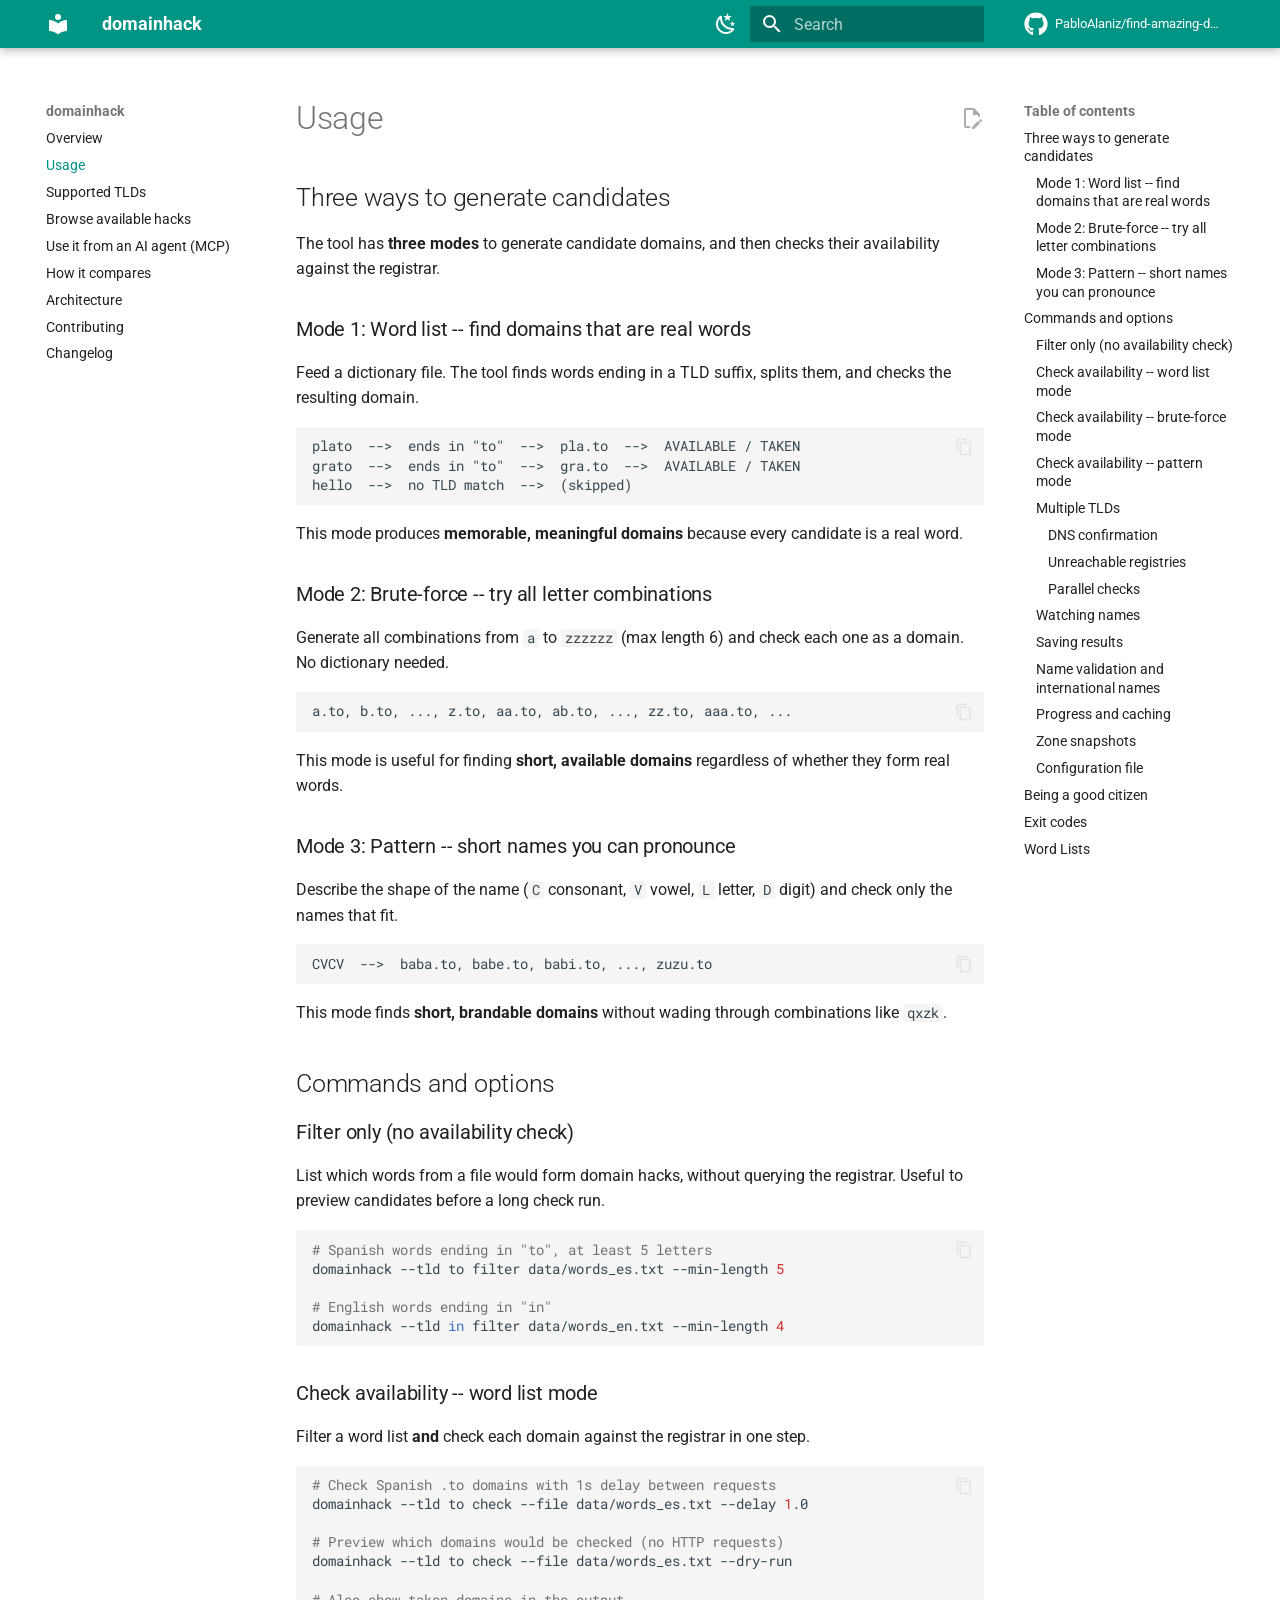
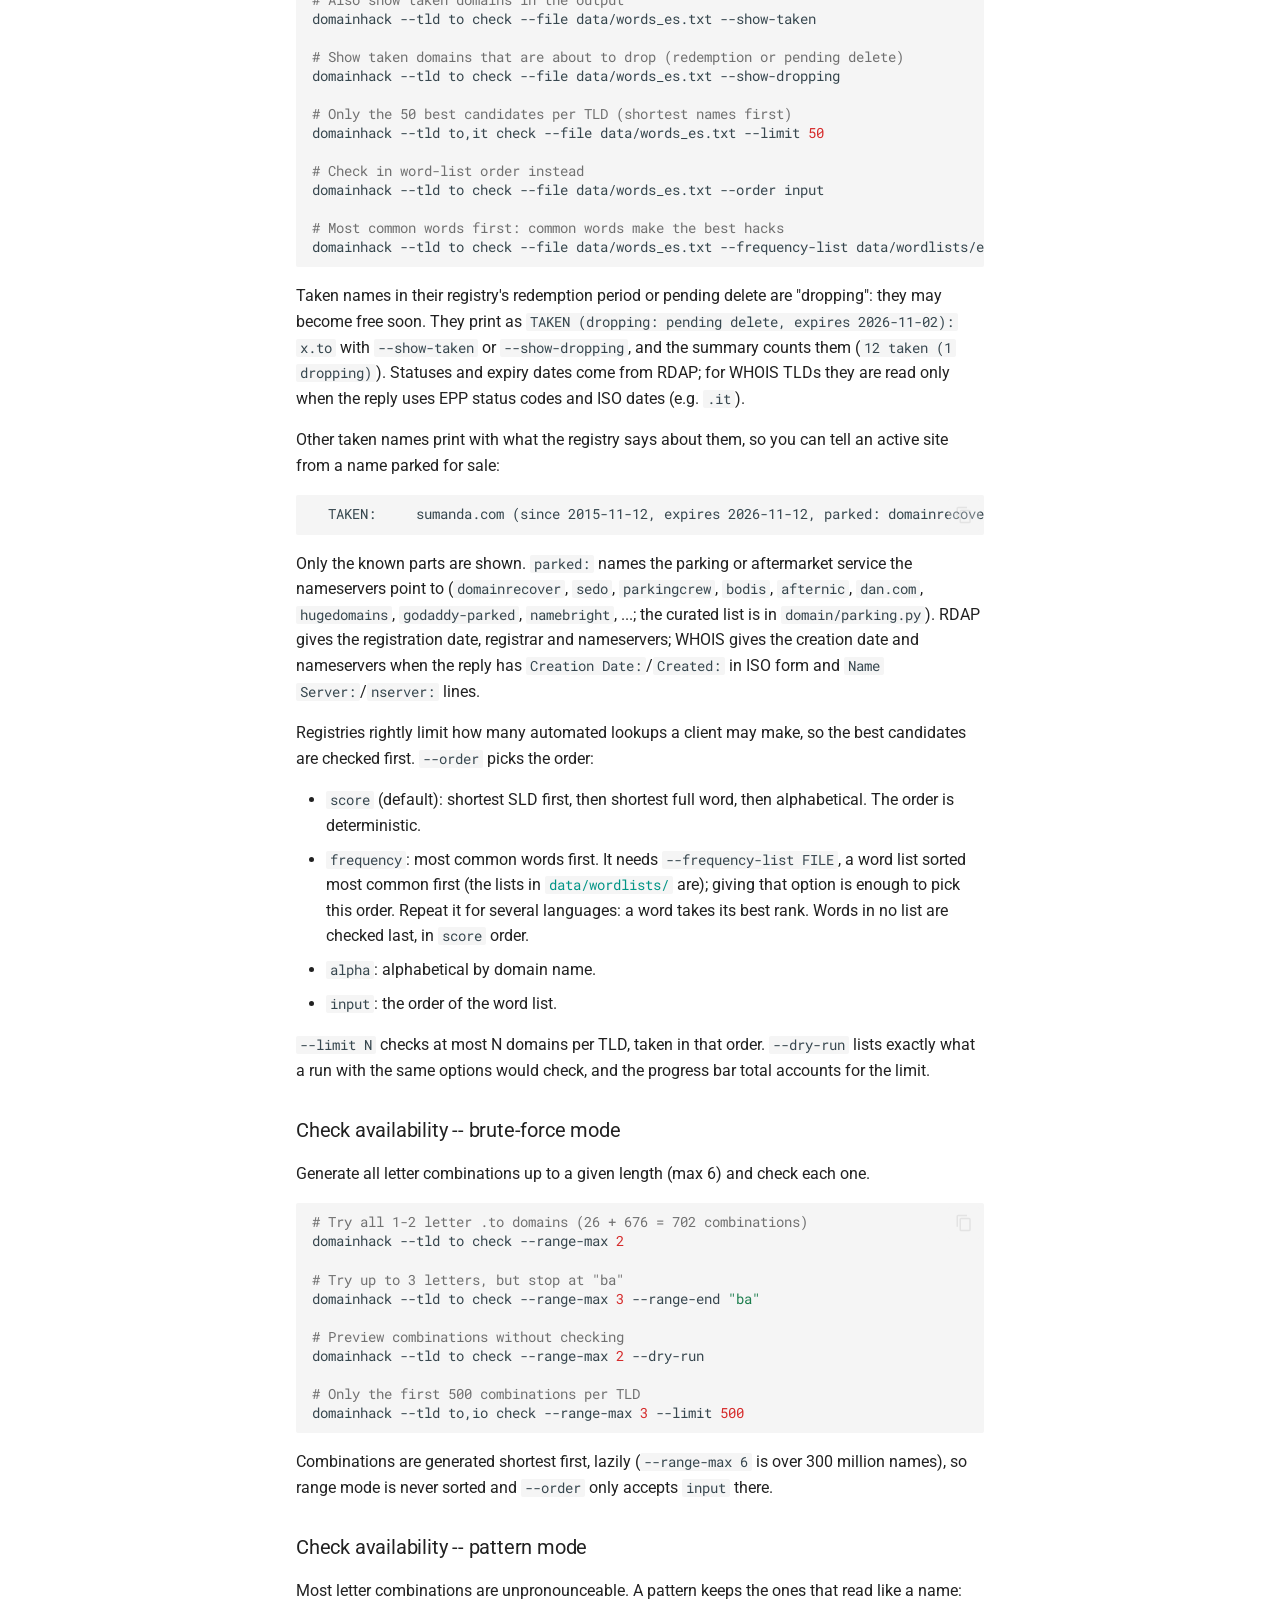
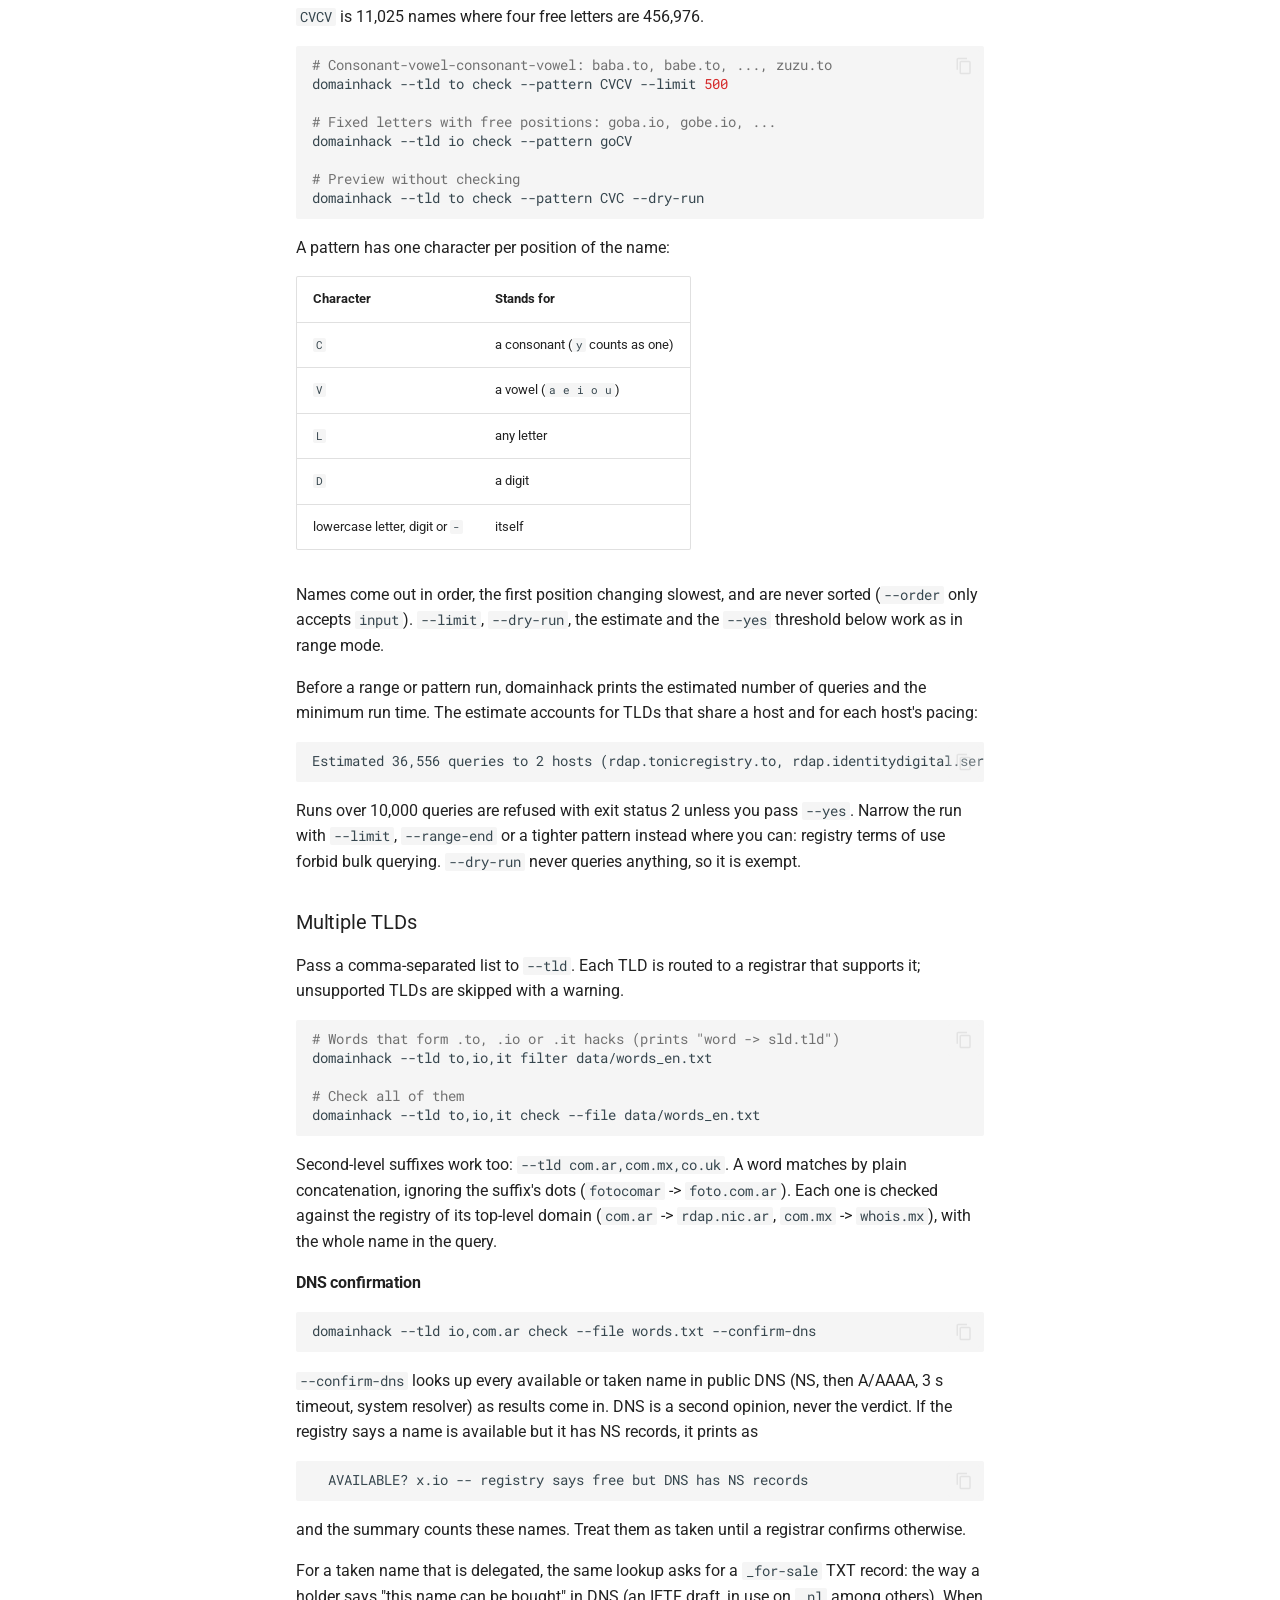
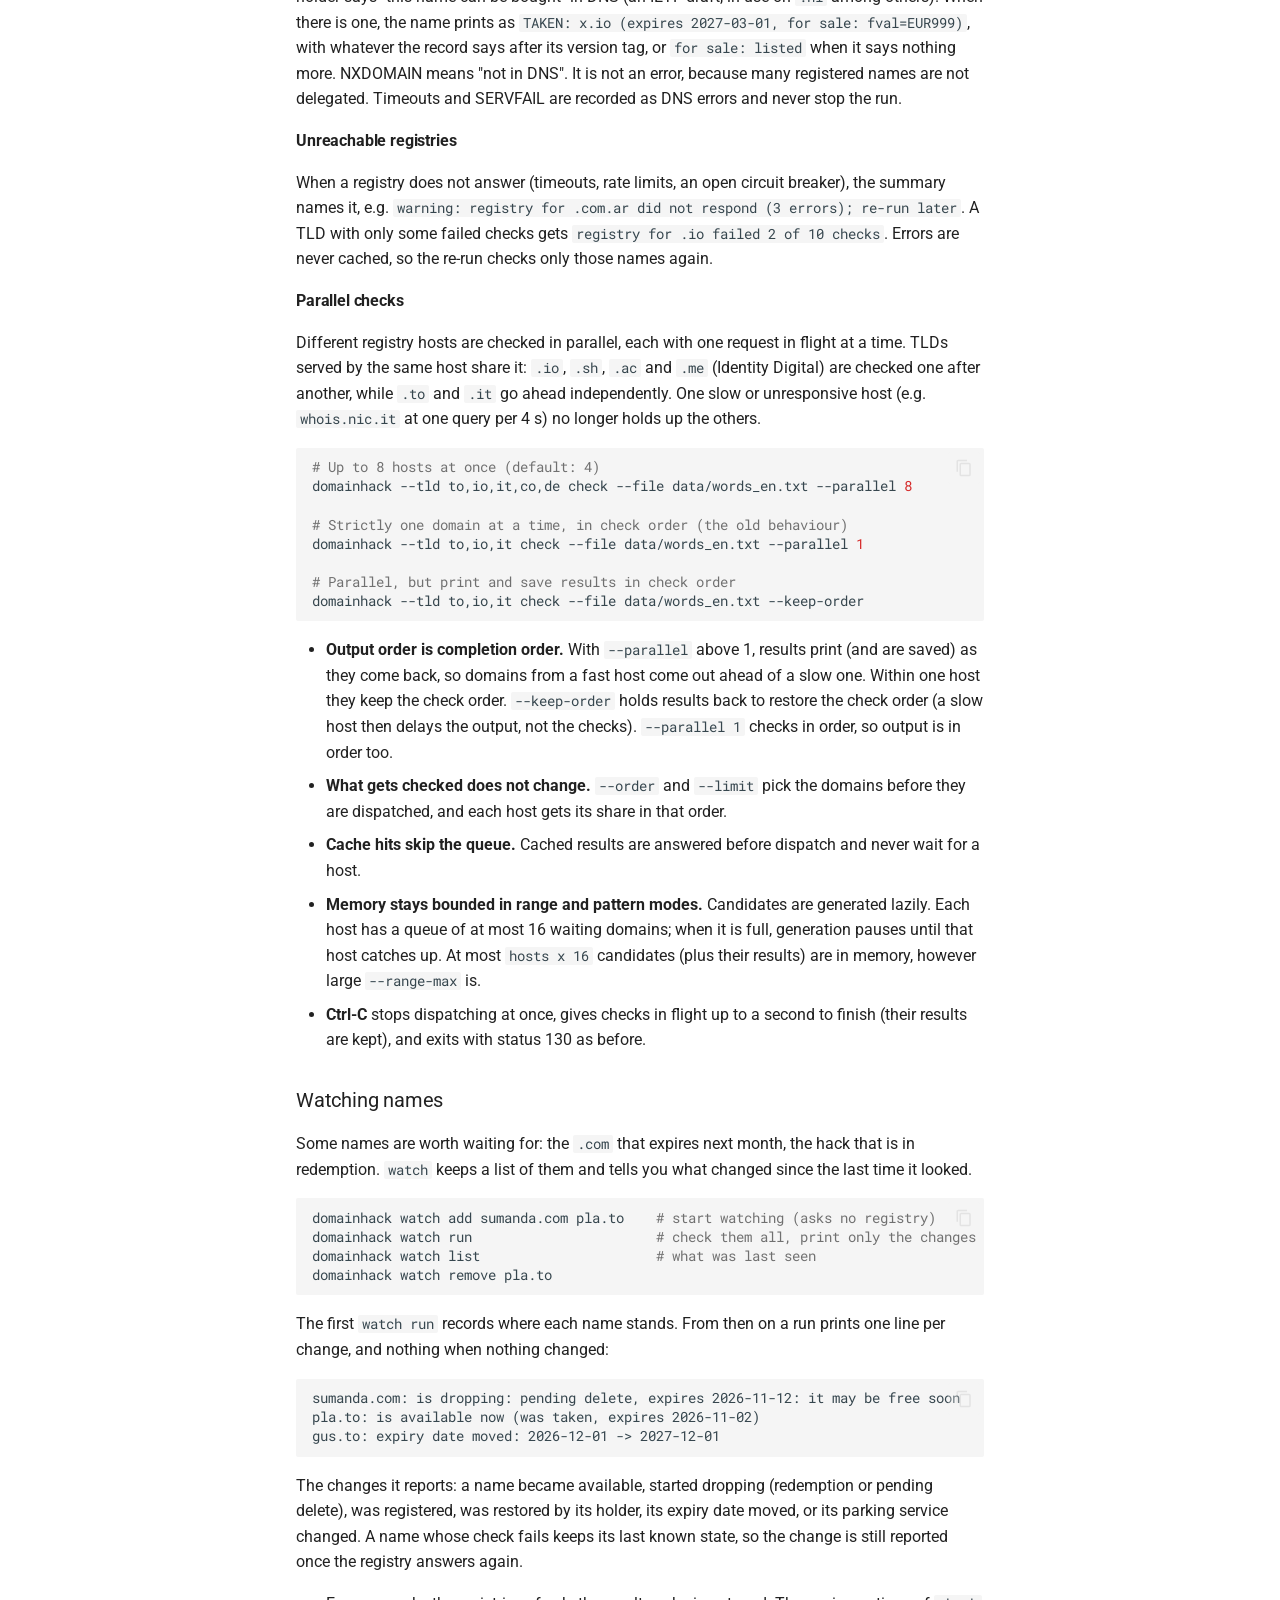
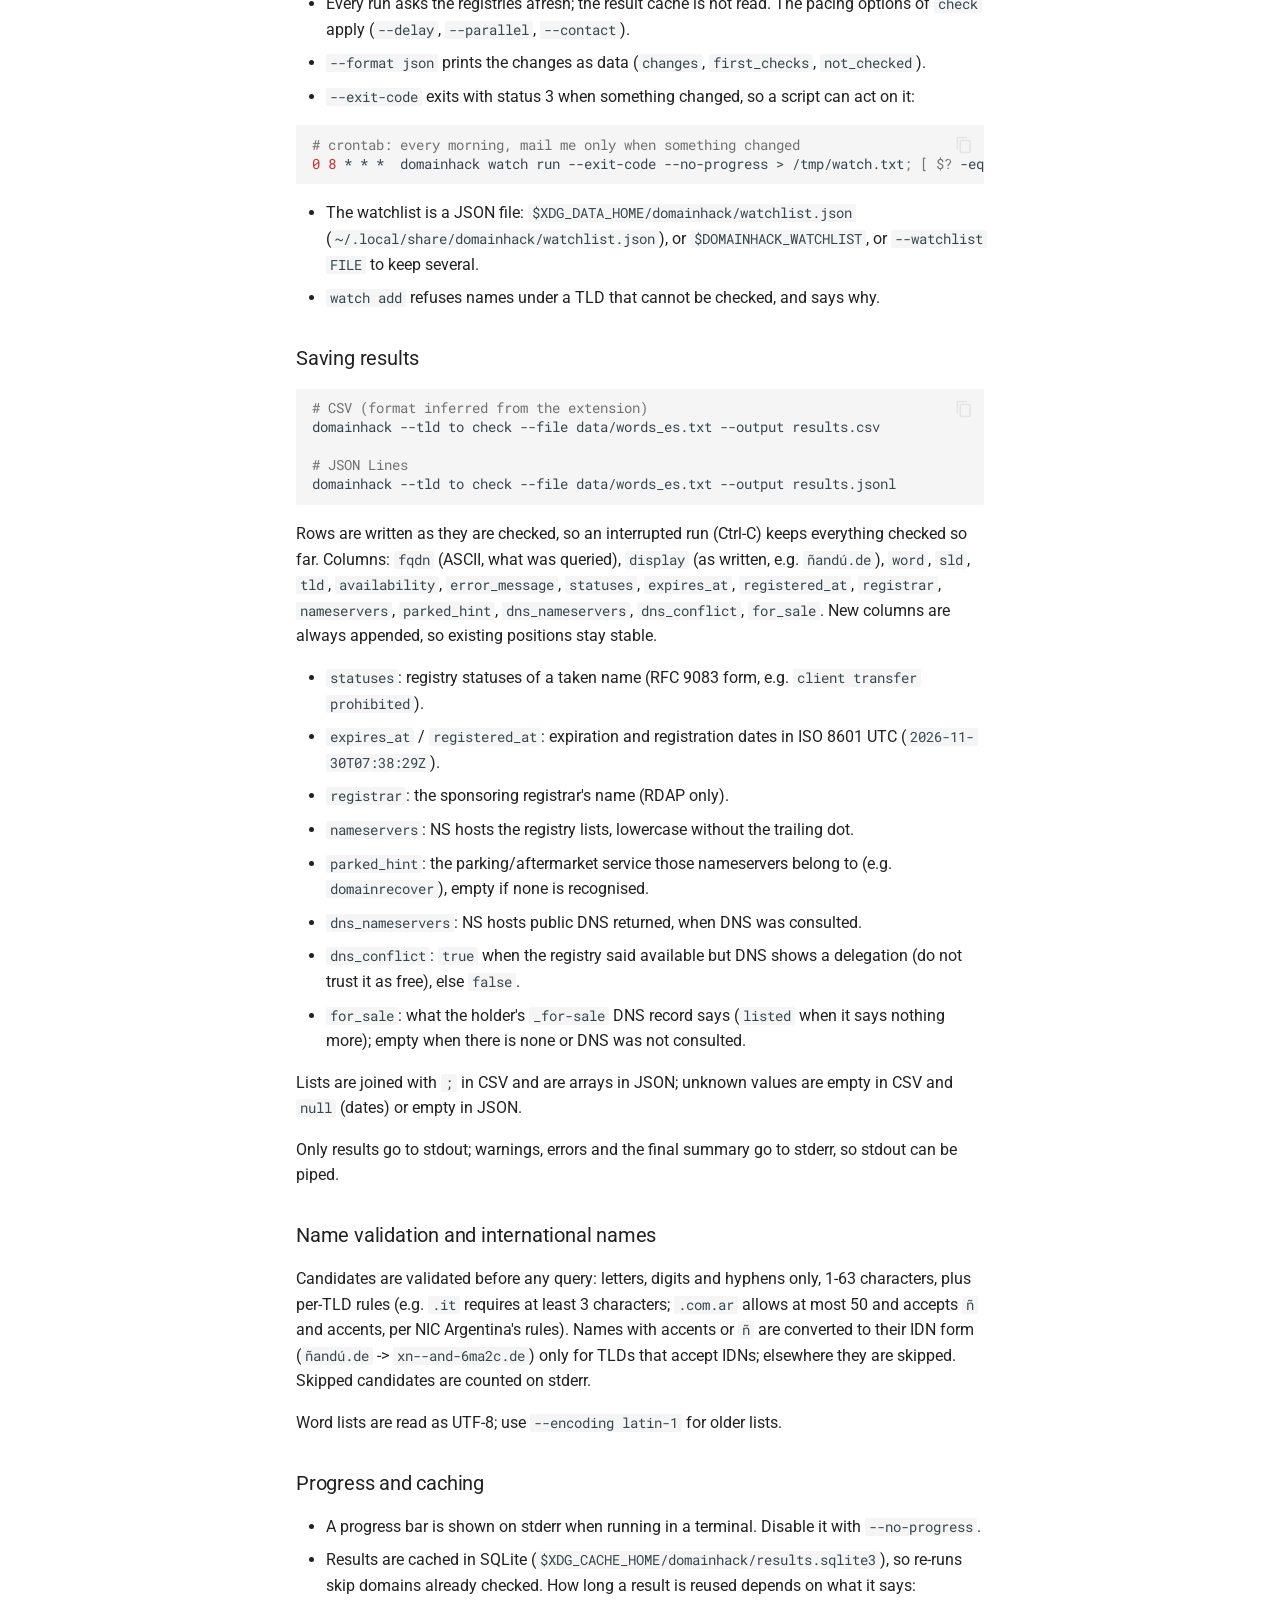
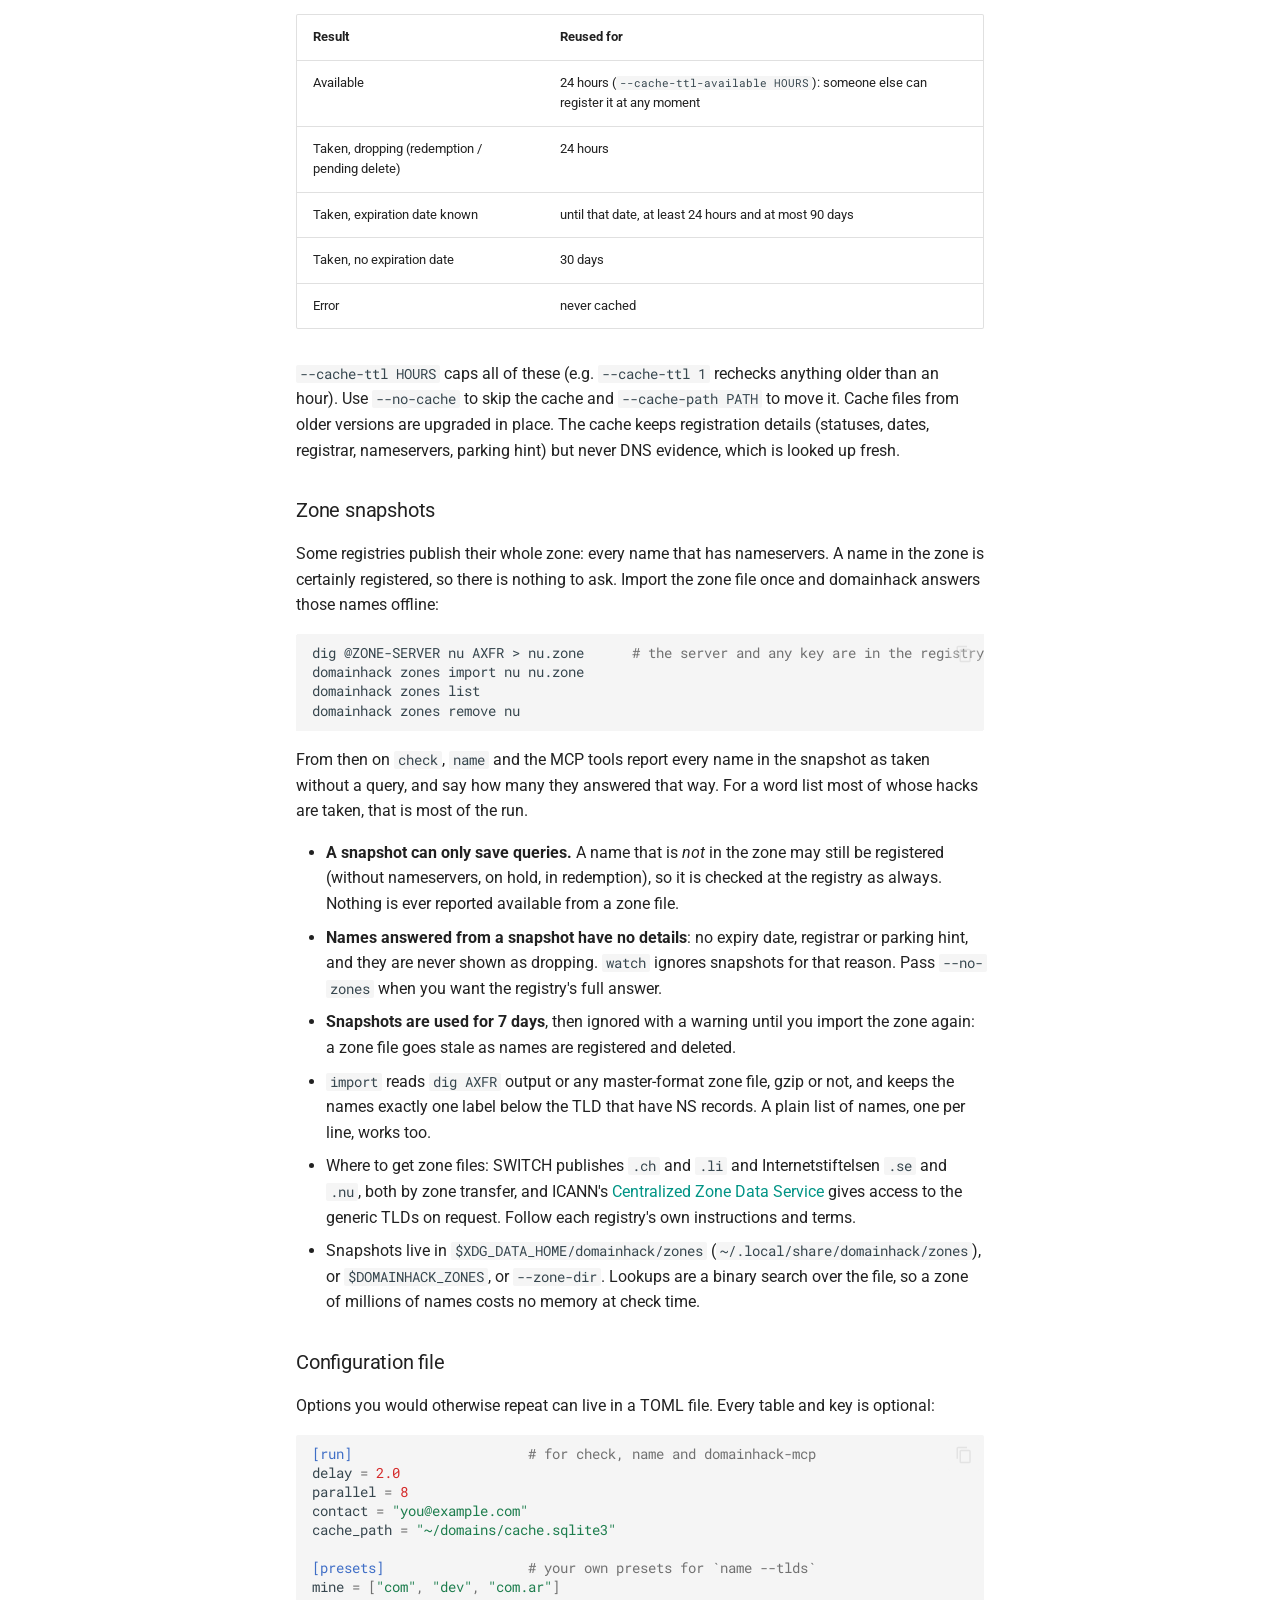
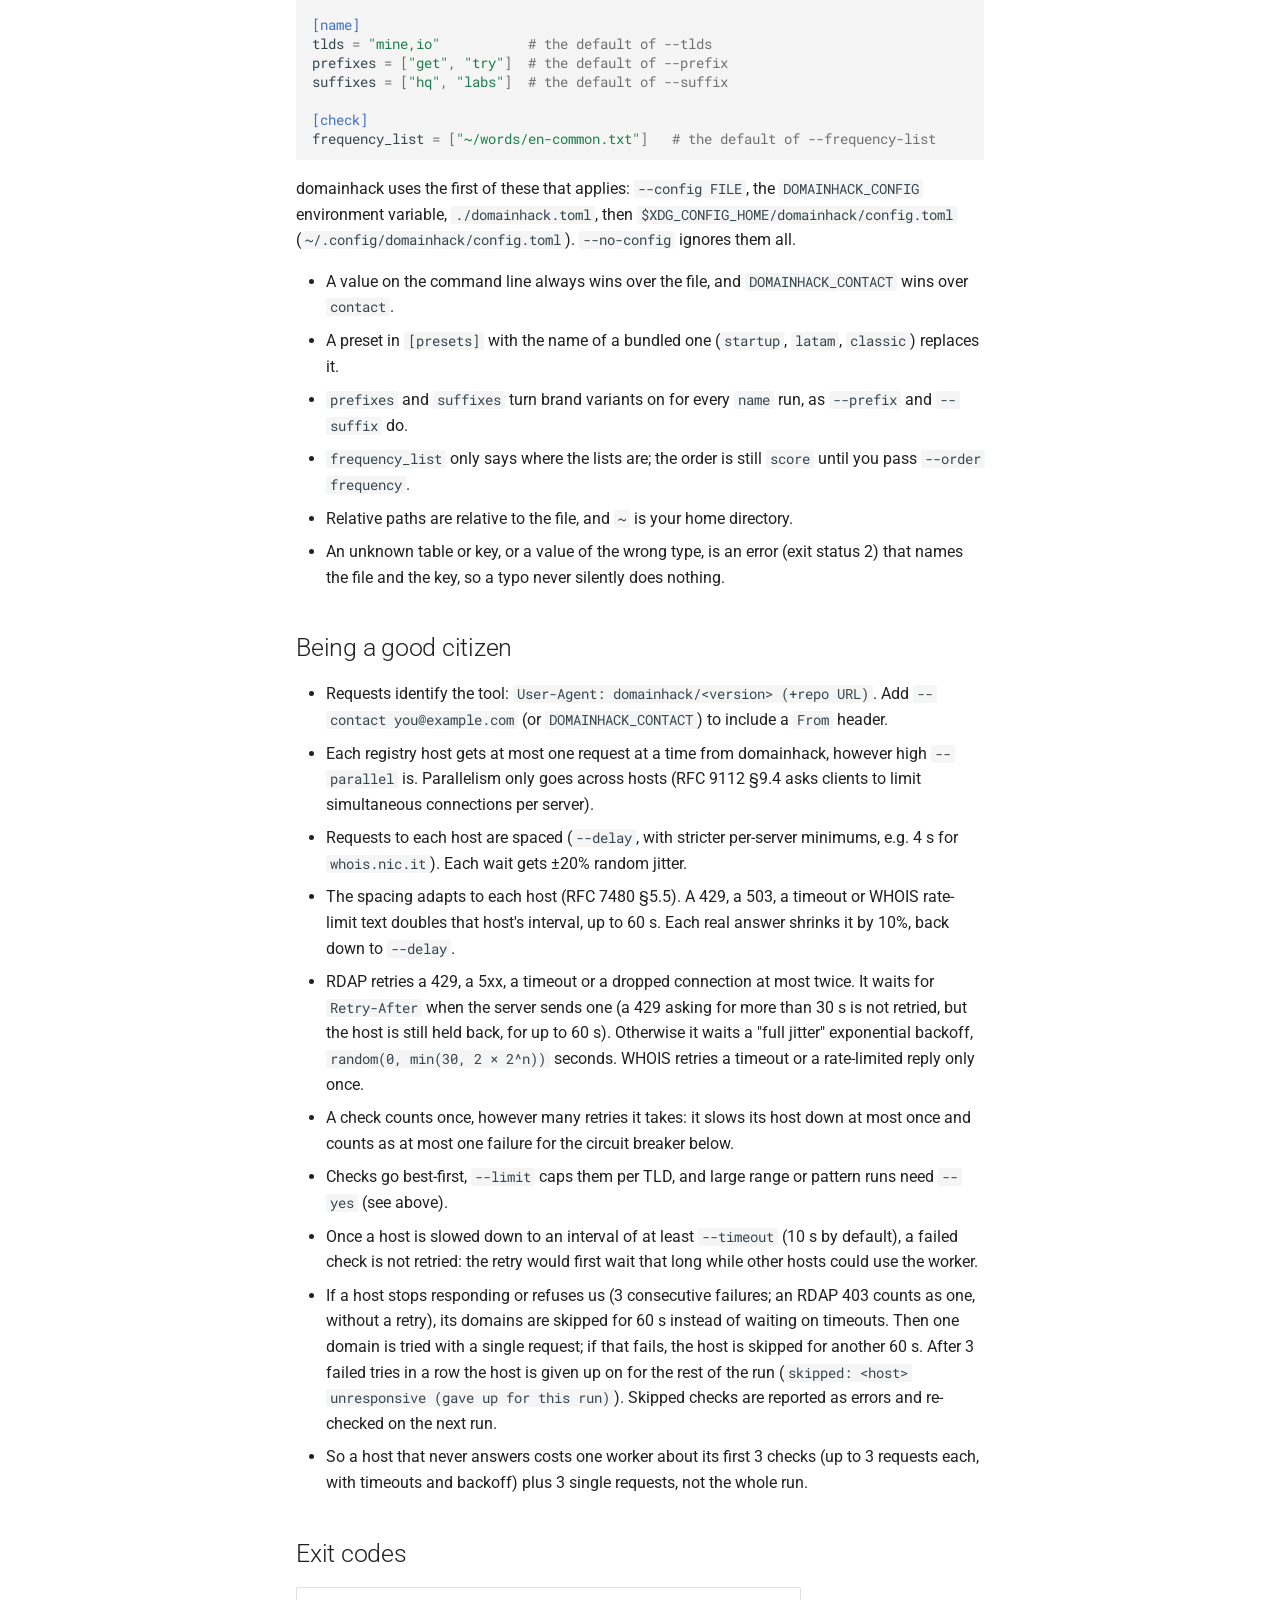
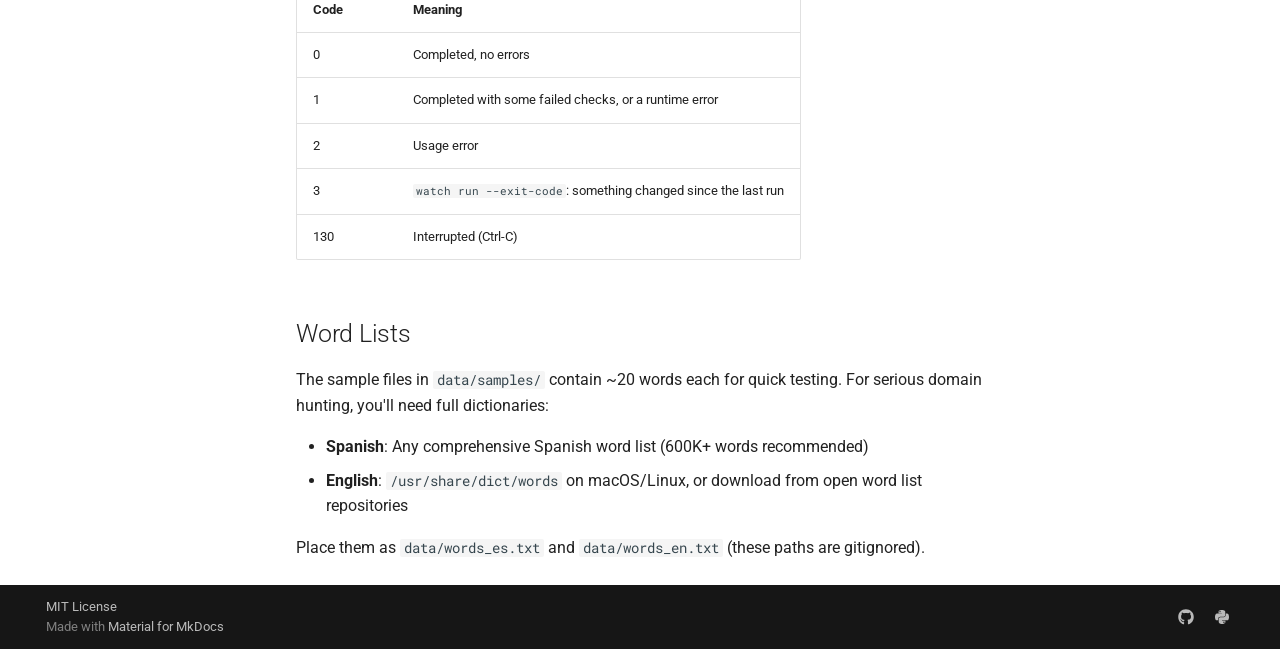
<file: usage/index.html>
<!doctype html>
<html lang="en" class="no-js">
  <head>
    
      <meta charset="utf-8">
      <meta name="viewport" content="width=device-width,initial-scale=1">
      
        <meta name="description" content="Find domain hacks hiding in real words. Live RDAP and WHOIS availability checks on 170 country-code TLDs plus every generic TLD, with no API keys.">
      
      
      
        <link rel="canonical" href="https://pabloalaniz.github.io/find-amazing-domains/usage/">
      
      
        <link rel="prev" href="..">
      
      
        <link rel="next" href="../tlds/">
      
      
        
      
      
      <link rel="icon" href="../assets/images/favicon.png">
      <meta name="generator" content="mkdocs-1.6.1, mkdocs-material-9.8.2">
    
    
      
        <title>Usage - domainhack</title>
      
    
    
      <link rel="stylesheet" href="../assets/stylesheets/main.57a0d79d.min.css">
      
        
        <link rel="stylesheet" href="../assets/stylesheets/palette.fb2fffe2.min.css">
      
      


    
    
      
    
    
      
        
        
        <link rel="preconnect" href="https://fonts.gstatic.com" crossorigin>
        <link rel="stylesheet" href="https://fonts.googleapis.com/css?family=Roboto:300,300i,400,400i,700,700i%7CRoboto+Mono:400,400i,700,700i&display=fallback">
        <style>:root{--md-text-font:"Roboto";--md-code-font:"Roboto Mono"}</style>
      
    
    
      <link rel="stylesheet" href="../stylesheets/browse.css">
    
    <script>__md_scope=new URL("..",location),__md_hash=e=>[...e].reduce(((e,_)=>(e<<5)-e+_.charCodeAt(0)),0),__md_get=(e,_=localStorage,t=__md_scope)=>JSON.parse(_.getItem(t.pathname+"."+e)),__md_set=(e,_,t=localStorage,a=__md_scope)=>{try{t.setItem(a.pathname+"."+e,JSON.stringify(_))}catch(e){}}</script>
    
      

    
    
  </head>
  
  
    
    
      
    
    
    
    
    <body dir="ltr" data-md-color-scheme="default" data-md-color-primary="teal" data-md-color-accent="teal">
  
    
    <input class="md-toggle" data-md-toggle="drawer" type="checkbox" id="__drawer" autocomplete="off">
    <input class="md-toggle" data-md-toggle="search" type="checkbox" id="__search" autocomplete="off">
    <label class="md-overlay" for="__drawer"></label>
    <div data-md-component="skip">
      
        
        <a href="#usage" class="md-skip">
          Skip to content
        </a>
      
    </div>
    <div data-md-component="announce">
      
    </div>
    
    
      

  

<header class="md-header md-header--shadow" data-md-component="header">
  <nav class="md-header__inner md-grid" aria-label="Header">
    <a href=".." title="domainhack" class="md-header__button md-logo" aria-label="domainhack" data-md-component="logo">
      
  
  <svg xmlns="http://www.w3.org/2000/svg" viewBox="0 0 24 24"><path d="M12 8a3 3 0 0 0 3-3 3 3 0 0 0-3-3 3 3 0 0 0-3 3 3 3 0 0 0 3 3m0 3.54C9.64 9.35 6.5 8 3 8v11c3.5 0 6.64 1.35 9 3.54 2.36-2.19 5.5-3.54 9-3.54V8c-3.5 0-6.64 1.35-9 3.54"/></svg>

    </a>
    <label class="md-header__button md-icon" for="__drawer">
      
      <svg xmlns="http://www.w3.org/2000/svg" viewBox="0 0 24 24"><path d="M3 6h18v2H3zm0 5h18v2H3zm0 5h18v2H3z"/></svg>
    </label>
    <div class="md-header__title" data-md-component="header-title">
      <div class="md-header__ellipsis">
        <div class="md-header__topic">
          <span class="md-ellipsis">
            domainhack
          </span>
        </div>
        <div class="md-header__topic" data-md-component="header-topic">
          <span class="md-ellipsis">
            
              Usage
            
          </span>
        </div>
      </div>
    </div>
    
      
        <form class="md-header__option" data-md-component="palette">
  
    
    
    
    <input class="md-option" data-md-color-media="(prefers-color-scheme: light)" data-md-color-scheme="default" data-md-color-primary="teal" data-md-color-accent="teal"  aria-label="Dark mode"  type="radio" name="__palette" id="__palette_0">
    
      <label class="md-header__button md-icon" title="Dark mode" for="__palette_1" hidden>
        <svg xmlns="http://www.w3.org/2000/svg" viewBox="0 0 24 24"><path d="m17.75 4.09-2.53 1.94.91 3.06-2.63-1.81-2.63 1.81.91-3.06-2.53-1.94L12.44 4l1.06-3 1.06 3zm3.5 6.91-1.64 1.25.59 1.98-1.7-1.17-1.7 1.17.59-1.98L15.75 11l2.06-.05L18.5 9l.69 1.95zm-2.28 4.95c.83-.08 1.72 1.1 1.19 1.85-.32.45-.66.87-1.08 1.27C15.17 23 8.84 23 4.94 19.07c-3.91-3.9-3.91-10.24 0-14.14.4-.4.82-.76 1.27-1.08.75-.53 1.93.36 1.85 1.19-.27 2.86.69 5.83 2.89 8.02a9.96 9.96 0 0 0 8.02 2.89m-1.64 2.02a12.08 12.08 0 0 1-7.8-3.47c-2.17-2.19-3.33-5-3.49-7.82-2.81 3.14-2.7 7.96.31 10.98 3.02 3.01 7.84 3.12 10.98.31"/></svg>
      </label>
    
  
    
    
    
    <input class="md-option" data-md-color-media="(prefers-color-scheme: dark)" data-md-color-scheme="slate" data-md-color-primary="teal" data-md-color-accent="teal"  aria-label="Light mode"  type="radio" name="__palette" id="__palette_1">
    
      <label class="md-header__button md-icon" title="Light mode" for="__palette_0" hidden>
        <svg xmlns="http://www.w3.org/2000/svg" viewBox="0 0 24 24"><path d="M12 7a5 5 0 0 1 5 5 5 5 0 0 1-5 5 5 5 0 0 1-5-5 5 5 0 0 1 5-5m0 2a3 3 0 0 0-3 3 3 3 0 0 0 3 3 3 3 0 0 0 3-3 3 3 0 0 0-3-3m0-7 2.39 3.42C13.65 5.15 12.84 5 12 5s-1.65.15-2.39.42zM3.34 7l4.16-.35A7.2 7.2 0 0 0 5.94 8.5c-.44.74-.69 1.5-.83 2.29zm.02 10 1.76-3.77a7.131 7.131 0 0 0 2.38 4.14zM20.65 7l-1.77 3.79a7.02 7.02 0 0 0-2.38-4.15zm-.01 10-4.14.36c.59-.51 1.12-1.14 1.54-1.86.42-.73.69-1.5.83-2.29zM12 22l-2.41-3.44c.74.27 1.55.44 2.41.44.82 0 1.63-.17 2.37-.44z"/></svg>
      </label>
    
  
</form>
      
    
    
      <script>var palette=__md_get("__palette");if(palette&&palette.color){if("(prefers-color-scheme)"===palette.color.media){var media=matchMedia("(prefers-color-scheme: light)"),input=document.querySelector(media.matches?"[data-md-color-media='(prefers-color-scheme: light)']":"[data-md-color-media='(prefers-color-scheme: dark)']");palette.color.media=input.getAttribute("data-md-color-media"),palette.color.scheme=input.getAttribute("data-md-color-scheme"),palette.color.primary=input.getAttribute("data-md-color-primary"),palette.color.accent=input.getAttribute("data-md-color-accent")}for(var[key,value]of Object.entries(palette.color))document.body.setAttribute("data-md-color-"+key,value)}</script>
    
    
    
      
      
        <label class="md-header__button md-icon" for="__search">
          
          <svg xmlns="http://www.w3.org/2000/svg" viewBox="0 0 24 24"><path d="M9.5 3A6.5 6.5 0 0 1 16 9.5c0 1.61-.59 3.09-1.56 4.23l.27.27h.79l5 5-1.5 1.5-5-5v-.79l-.27-.27A6.52 6.52 0 0 1 9.5 16 6.5 6.5 0 0 1 3 9.5 6.5 6.5 0 0 1 9.5 3m0 2C7 5 5 7 5 9.5S7 14 9.5 14 14 12 14 9.5 12 5 9.5 5"/></svg>
        </label>
        <div class="md-search" data-md-component="search" role="dialog">
  <label class="md-search__overlay" for="__search"></label>
  <div class="md-search__inner" role="search">
    <form class="md-search__form" name="search">
      <input type="text" class="md-search__input" name="query" aria-label="Search" placeholder="Search" autocapitalize="off" autocorrect="off" autocomplete="off" spellcheck="false" data-md-component="search-query" required>
      <label class="md-search__icon md-icon" for="__search">
        
        <svg xmlns="http://www.w3.org/2000/svg" viewBox="0 0 24 24"><path d="M9.5 3A6.5 6.5 0 0 1 16 9.5c0 1.61-.59 3.09-1.56 4.23l.27.27h.79l5 5-1.5 1.5-5-5v-.79l-.27-.27A6.52 6.52 0 0 1 9.5 16 6.5 6.5 0 0 1 3 9.5 6.5 6.5 0 0 1 9.5 3m0 2C7 5 5 7 5 9.5S7 14 9.5 14 14 12 14 9.5 12 5 9.5 5"/></svg>
        
        <svg xmlns="http://www.w3.org/2000/svg" viewBox="0 0 24 24"><path d="M20 11v2H8l5.5 5.5-1.42 1.42L4.16 12l7.92-7.92L13.5 5.5 8 11z"/></svg>
      </label>
      <nav class="md-search__options" aria-label="Search">
        
        <button type="reset" class="md-search__icon md-icon" title="Clear" aria-label="Clear" tabindex="-1">
          
          <svg xmlns="http://www.w3.org/2000/svg" viewBox="0 0 24 24"><path d="M19 6.41 17.59 5 12 10.59 6.41 5 5 6.41 10.59 12 5 17.59 6.41 19 12 13.41 17.59 19 19 17.59 13.41 12z"/></svg>
        </button>
      </nav>
      
        <div class="md-search__suggest" data-md-component="search-suggest"></div>
      
    </form>
    <div class="md-search__output">
      <div class="md-search__scrollwrap" tabindex="0" data-md-scrollfix>
        <div class="md-search-result" data-md-component="search-result">
          <div class="md-search-result__meta">
            Initializing search
          </div>
          <ol class="md-search-result__list" role="presentation"></ol>
        </div>
      </div>
    </div>
  </div>
</div>
      
    
    
      <div class="md-header__source">
        <a href="https://github.com/PabloAlaniz/find-amazing-domains" title="Go to repository" class="md-source" data-md-component="source">
  <div class="md-source__icon md-icon">
    
    <svg xmlns="http://www.w3.org/2000/svg" viewBox="0 0 512 512"><!--! Font Awesome Free 7.1.0 by @fontawesome - https://fontawesome.com License - https://fontawesome.com/license/free (Icons: CC BY 4.0, Fonts: SIL OFL 1.1, Code: MIT License) Copyright 2025 Fonticons, Inc.--><path d="M173.9 397.4c0 2-2.3 3.6-5.2 3.6-3.3.3-5.6-1.3-5.6-3.6 0-2 2.3-3.6 5.2-3.6 3-.3 5.6 1.3 5.6 3.6m-31.1-4.5c-.7 2 1.3 4.3 4.3 4.9 2.6 1 5.6 0 6.2-2s-1.3-4.3-4.3-5.2c-2.6-.7-5.5.3-6.2 2.3m44.2-1.7c-2.9.7-4.9 2.6-4.6 4.9.3 2 2.9 3.3 5.9 2.6 2.9-.7 4.9-2.6 4.6-4.6-.3-1.9-3-3.2-5.9-2.9M252.8 8C114.1 8 8 113.3 8 252c0 110.9 69.8 205.8 169.5 239.2 12.8 2.3 17.3-5.6 17.3-12.1 0-6.2-.3-40.4-.3-61.4 0 0-70 15-84.7-29.8 0 0-11.4-29.1-27.8-36.6 0 0-22.9-15.7 1.6-15.4 0 0 24.9 2 38.6 25.8 21.9 38.6 58.6 27.5 72.9 20.9 2.3-16 8.8-27.1 16-33.7-55.9-6.2-112.3-14.3-112.3-110.5 0-27.5 7.6-41.3 23.6-58.9-2.6-6.5-11.1-33.3 2.6-67.9 20.9-6.5 69 27 69 27 20-5.6 41.5-8.5 62.8-8.5s42.8 2.9 62.8 8.5c0 0 48.1-33.6 69-27 13.7 34.7 5.2 61.4 2.6 67.9 16 17.7 25.8 31.5 25.8 58.9 0 96.5-58.9 104.2-114.8 110.5 9.2 7.9 17 22.9 17 46.4 0 33.7-.3 75.4-.3 83.6 0 6.5 4.6 14.4 17.3 12.1C436.2 457.8 504 362.9 504 252 504 113.3 391.5 8 252.8 8M105.2 352.9c-1.3 1-1 3.3.7 5.2 1.6 1.6 3.9 2.3 5.2 1 1.3-1 1-3.3-.7-5.2-1.6-1.6-3.9-2.3-5.2-1m-10.8-8.1c-.7 1.3.3 2.9 2.3 3.9 1.6 1 3.6.7 4.3-.7.7-1.3-.3-2.9-2.3-3.9-2-.6-3.6-.3-4.3.7m32.4 35.6c-1.6 1.3-1 4.3 1.3 6.2 2.3 2.3 5.2 2.6 6.5 1 1.3-1.3.7-4.3-1.3-6.2-2.2-2.3-5.2-2.6-6.5-1m-11.4-14.7c-1.6 1-1.6 3.6 0 5.9s4.3 3.3 5.6 2.3c1.6-1.3 1.6-3.9 0-6.2-1.4-2.3-4-3.3-5.6-2"/></svg>
  </div>
  <div class="md-source__repository">
    PabloAlaniz/find-amazing-domains
  </div>
</a>
      </div>
    
  </nav>
  
</header>
    
    <div class="md-container" data-md-component="container">
      
      
        
          
        
      
      <main class="md-main" data-md-component="main">
        <div class="md-main__inner md-grid">
          
            
              
              <div class="md-sidebar md-sidebar--primary" data-md-component="sidebar" data-md-type="navigation" >
                <div class="md-sidebar__scrollwrap">
                  <div class="md-sidebar__inner">
                    



<nav class="md-nav md-nav--primary" aria-label="Navigation" data-md-level="0">
  <label class="md-nav__title" for="__drawer">
    <a href=".." title="domainhack" class="md-nav__button md-logo" aria-label="domainhack" data-md-component="logo">
      
  
  <svg xmlns="http://www.w3.org/2000/svg" viewBox="0 0 24 24"><path d="M12 8a3 3 0 0 0 3-3 3 3 0 0 0-3-3 3 3 0 0 0-3 3 3 3 0 0 0 3 3m0 3.54C9.64 9.35 6.5 8 3 8v11c3.5 0 6.64 1.35 9 3.54 2.36-2.19 5.5-3.54 9-3.54V8c-3.5 0-6.64 1.35-9 3.54"/></svg>

    </a>
    domainhack
  </label>
  
    <div class="md-nav__source">
      <a href="https://github.com/PabloAlaniz/find-amazing-domains" title="Go to repository" class="md-source" data-md-component="source">
  <div class="md-source__icon md-icon">
    
    <svg xmlns="http://www.w3.org/2000/svg" viewBox="0 0 512 512"><!--! Font Awesome Free 7.1.0 by @fontawesome - https://fontawesome.com License - https://fontawesome.com/license/free (Icons: CC BY 4.0, Fonts: SIL OFL 1.1, Code: MIT License) Copyright 2025 Fonticons, Inc.--><path d="M173.9 397.4c0 2-2.3 3.6-5.2 3.6-3.3.3-5.6-1.3-5.6-3.6 0-2 2.3-3.6 5.2-3.6 3-.3 5.6 1.3 5.6 3.6m-31.1-4.5c-.7 2 1.3 4.3 4.3 4.9 2.6 1 5.6 0 6.2-2s-1.3-4.3-4.3-5.2c-2.6-.7-5.5.3-6.2 2.3m44.2-1.7c-2.9.7-4.9 2.6-4.6 4.9.3 2 2.9 3.3 5.9 2.6 2.9-.7 4.9-2.6 4.6-4.6-.3-1.9-3-3.2-5.9-2.9M252.8 8C114.1 8 8 113.3 8 252c0 110.9 69.8 205.8 169.5 239.2 12.8 2.3 17.3-5.6 17.3-12.1 0-6.2-.3-40.4-.3-61.4 0 0-70 15-84.7-29.8 0 0-11.4-29.1-27.8-36.6 0 0-22.9-15.7 1.6-15.4 0 0 24.9 2 38.6 25.8 21.9 38.6 58.6 27.5 72.9 20.9 2.3-16 8.8-27.1 16-33.7-55.9-6.2-112.3-14.3-112.3-110.5 0-27.5 7.6-41.3 23.6-58.9-2.6-6.5-11.1-33.3 2.6-67.9 20.9-6.5 69 27 69 27 20-5.6 41.5-8.5 62.8-8.5s42.8 2.9 62.8 8.5c0 0 48.1-33.6 69-27 13.7 34.7 5.2 61.4 2.6 67.9 16 17.7 25.8 31.5 25.8 58.9 0 96.5-58.9 104.2-114.8 110.5 9.2 7.9 17 22.9 17 46.4 0 33.7-.3 75.4-.3 83.6 0 6.5 4.6 14.4 17.3 12.1C436.2 457.8 504 362.9 504 252 504 113.3 391.5 8 252.8 8M105.2 352.9c-1.3 1-1 3.3.7 5.2 1.6 1.6 3.9 2.3 5.2 1 1.3-1 1-3.3-.7-5.2-1.6-1.6-3.9-2.3-5.2-1m-10.8-8.1c-.7 1.3.3 2.9 2.3 3.9 1.6 1 3.6.7 4.3-.7.7-1.3-.3-2.9-2.3-3.9-2-.6-3.6-.3-4.3.7m32.4 35.6c-1.6 1.3-1 4.3 1.3 6.2 2.3 2.3 5.2 2.6 6.5 1 1.3-1.3.7-4.3-1.3-6.2-2.2-2.3-5.2-2.6-6.5-1m-11.4-14.7c-1.6 1-1.6 3.6 0 5.9s4.3 3.3 5.6 2.3c1.6-1.3 1.6-3.9 0-6.2-1.4-2.3-4-3.3-5.6-2"/></svg>
  </div>
  <div class="md-source__repository">
    PabloAlaniz/find-amazing-domains
  </div>
</a>
    </div>
  
  <ul class="md-nav__list" data-md-scrollfix>
    
      
      
  
  
  
  
    <li class="md-nav__item">
      <a href=".." class="md-nav__link">
        
  
  
  <span class="md-ellipsis">
    
  
    Overview
  

    
  </span>
  
  

      </a>
    </li>
  

    
      
      
  
  
    
  
  
  
    <li class="md-nav__item md-nav__item--active">
      
      <input class="md-nav__toggle md-toggle" type="checkbox" id="__toc">
      
      
        
      
      
        <label class="md-nav__link md-nav__link--active" for="__toc">
          
  
  
  <span class="md-ellipsis">
    
  
    Usage
  

    
  </span>
  
  

          <span class="md-nav__icon md-icon"></span>
        </label>
      
      <a href="./" class="md-nav__link md-nav__link--active">
        
  
  
  <span class="md-ellipsis">
    
  
    Usage
  

    
  </span>
  
  

      </a>
      
        

<nav class="md-nav md-nav--secondary" aria-label="Table of contents">
  
  
  
    
  
  
    <label class="md-nav__title" for="__toc">
      <span class="md-nav__icon md-icon"></span>
      Table of contents
    </label>
    <ul class="md-nav__list" data-md-component="toc" data-md-scrollfix>
      
        <li class="md-nav__item">
  <a href="#three-ways-to-generate-candidates" class="md-nav__link">
    <span class="md-ellipsis">
      
        Three ways to generate candidates
      
    </span>
  </a>
  
    <nav class="md-nav" aria-label="Three ways to generate candidates">
      <ul class="md-nav__list">
        
          <li class="md-nav__item">
  <a href="#mode-1-word-list-find-domains-that-are-real-words" class="md-nav__link">
    <span class="md-ellipsis">
      
        Mode 1: Word list -- find domains that are real words
      
    </span>
  </a>
  
</li>
        
          <li class="md-nav__item">
  <a href="#mode-2-brute-force-try-all-letter-combinations" class="md-nav__link">
    <span class="md-ellipsis">
      
        Mode 2: Brute-force -- try all letter combinations
      
    </span>
  </a>
  
</li>
        
          <li class="md-nav__item">
  <a href="#mode-3-pattern-short-names-you-can-pronounce" class="md-nav__link">
    <span class="md-ellipsis">
      
        Mode 3: Pattern -- short names you can pronounce
      
    </span>
  </a>
  
</li>
        
      </ul>
    </nav>
  
</li>
      
        <li class="md-nav__item">
  <a href="#commands-and-options" class="md-nav__link">
    <span class="md-ellipsis">
      
        Commands and options
      
    </span>
  </a>
  
    <nav class="md-nav" aria-label="Commands and options">
      <ul class="md-nav__list">
        
          <li class="md-nav__item">
  <a href="#filter-only-no-availability-check" class="md-nav__link">
    <span class="md-ellipsis">
      
        Filter only (no availability check)
      
    </span>
  </a>
  
</li>
        
          <li class="md-nav__item">
  <a href="#check-availability-word-list-mode" class="md-nav__link">
    <span class="md-ellipsis">
      
        Check availability -- word list mode
      
    </span>
  </a>
  
</li>
        
          <li class="md-nav__item">
  <a href="#check-availability-brute-force-mode" class="md-nav__link">
    <span class="md-ellipsis">
      
        Check availability -- brute-force mode
      
    </span>
  </a>
  
</li>
        
          <li class="md-nav__item">
  <a href="#check-availability-pattern-mode" class="md-nav__link">
    <span class="md-ellipsis">
      
        Check availability -- pattern mode
      
    </span>
  </a>
  
</li>
        
          <li class="md-nav__item">
  <a href="#multiple-tlds" class="md-nav__link">
    <span class="md-ellipsis">
      
        Multiple TLDs
      
    </span>
  </a>
  
    <nav class="md-nav" aria-label="Multiple TLDs">
      <ul class="md-nav__list">
        
          <li class="md-nav__item">
  <a href="#dns-confirmation" class="md-nav__link">
    <span class="md-ellipsis">
      
        DNS confirmation
      
    </span>
  </a>
  
</li>
        
          <li class="md-nav__item">
  <a href="#unreachable-registries" class="md-nav__link">
    <span class="md-ellipsis">
      
        Unreachable registries
      
    </span>
  </a>
  
</li>
        
          <li class="md-nav__item">
  <a href="#parallel-checks" class="md-nav__link">
    <span class="md-ellipsis">
      
        Parallel checks
      
    </span>
  </a>
  
</li>
        
      </ul>
    </nav>
  
</li>
        
          <li class="md-nav__item">
  <a href="#watching-names" class="md-nav__link">
    <span class="md-ellipsis">
      
        Watching names
      
    </span>
  </a>
  
</li>
        
          <li class="md-nav__item">
  <a href="#saving-results" class="md-nav__link">
    <span class="md-ellipsis">
      
        Saving results
      
    </span>
  </a>
  
</li>
        
          <li class="md-nav__item">
  <a href="#name-validation-and-international-names" class="md-nav__link">
    <span class="md-ellipsis">
      
        Name validation and international names
      
    </span>
  </a>
  
</li>
        
          <li class="md-nav__item">
  <a href="#progress-and-caching" class="md-nav__link">
    <span class="md-ellipsis">
      
        Progress and caching
      
    </span>
  </a>
  
</li>
        
          <li class="md-nav__item">
  <a href="#zone-snapshots" class="md-nav__link">
    <span class="md-ellipsis">
      
        Zone snapshots
      
    </span>
  </a>
  
</li>
        
          <li class="md-nav__item">
  <a href="#configuration-file" class="md-nav__link">
    <span class="md-ellipsis">
      
        Configuration file
      
    </span>
  </a>
  
</li>
        
      </ul>
    </nav>
  
</li>
      
        <li class="md-nav__item">
  <a href="#being-a-good-citizen" class="md-nav__link">
    <span class="md-ellipsis">
      
        Being a good citizen
      
    </span>
  </a>
  
</li>
      
        <li class="md-nav__item">
  <a href="#exit-codes" class="md-nav__link">
    <span class="md-ellipsis">
      
        Exit codes
      
    </span>
  </a>
  
</li>
      
        <li class="md-nav__item">
  <a href="#word-lists" class="md-nav__link">
    <span class="md-ellipsis">
      
        Word Lists
      
    </span>
  </a>
  
</li>
      
    </ul>
  
</nav>
      
    </li>
  

    
      
      
  
  
  
  
    <li class="md-nav__item">
      <a href="../tlds/" class="md-nav__link">
        
  
  
  <span class="md-ellipsis">
    
  
    Supported TLDs
  

    
  </span>
  
  

      </a>
    </li>
  

    
      
      
  
  
  
  
    <li class="md-nav__item">
      <a href="../browse/" class="md-nav__link">
        
  
  
  <span class="md-ellipsis">
    
  
    Browse available hacks
  

    
  </span>
  
  

      </a>
    </li>
  

    
      
      
  
  
  
  
    <li class="md-nav__item">
      <a href="../mcp/" class="md-nav__link">
        
  
  
  <span class="md-ellipsis">
    
  
    Use it from an AI agent (MCP)
  

    
  </span>
  
  

      </a>
    </li>
  

    
      
      
  
  
  
  
    <li class="md-nav__item">
      <a href="../compare/" class="md-nav__link">
        
  
  
  <span class="md-ellipsis">
    
  
    How it compares
  

    
  </span>
  
  

      </a>
    </li>
  

    
      
      
  
  
  
  
    <li class="md-nav__item">
      <a href="../architecture/" class="md-nav__link">
        
  
  
  <span class="md-ellipsis">
    
  
    Architecture
  

    
  </span>
  
  

      </a>
    </li>
  

    
      
      
  
  
  
  
    <li class="md-nav__item">
      <a href="../contributing/" class="md-nav__link">
        
  
  
  <span class="md-ellipsis">
    
  
    Contributing
  

    
  </span>
  
  

      </a>
    </li>
  

    
      
      
  
  
  
  
    <li class="md-nav__item">
      <a href="../changelog/" class="md-nav__link">
        
  
  
  <span class="md-ellipsis">
    
  
    Changelog
  

    
  </span>
  
  

      </a>
    </li>
  

    
  </ul>
</nav>
                  </div>
                </div>
              </div>
            
            
              
              <div class="md-sidebar md-sidebar--secondary" data-md-component="sidebar" data-md-type="toc" >
                <div class="md-sidebar__scrollwrap">
                  <div class="md-sidebar__inner">
                    

<nav class="md-nav md-nav--secondary" aria-label="Table of contents">
  
  
  
    
  
  
    <label class="md-nav__title" for="__toc">
      <span class="md-nav__icon md-icon"></span>
      Table of contents
    </label>
    <ul class="md-nav__list" data-md-component="toc" data-md-scrollfix>
      
        <li class="md-nav__item">
  <a href="#three-ways-to-generate-candidates" class="md-nav__link">
    <span class="md-ellipsis">
      
        Three ways to generate candidates
      
    </span>
  </a>
  
    <nav class="md-nav" aria-label="Three ways to generate candidates">
      <ul class="md-nav__list">
        
          <li class="md-nav__item">
  <a href="#mode-1-word-list-find-domains-that-are-real-words" class="md-nav__link">
    <span class="md-ellipsis">
      
        Mode 1: Word list -- find domains that are real words
      
    </span>
  </a>
  
</li>
        
          <li class="md-nav__item">
  <a href="#mode-2-brute-force-try-all-letter-combinations" class="md-nav__link">
    <span class="md-ellipsis">
      
        Mode 2: Brute-force -- try all letter combinations
      
    </span>
  </a>
  
</li>
        
          <li class="md-nav__item">
  <a href="#mode-3-pattern-short-names-you-can-pronounce" class="md-nav__link">
    <span class="md-ellipsis">
      
        Mode 3: Pattern -- short names you can pronounce
      
    </span>
  </a>
  
</li>
        
      </ul>
    </nav>
  
</li>
      
        <li class="md-nav__item">
  <a href="#commands-and-options" class="md-nav__link">
    <span class="md-ellipsis">
      
        Commands and options
      
    </span>
  </a>
  
    <nav class="md-nav" aria-label="Commands and options">
      <ul class="md-nav__list">
        
          <li class="md-nav__item">
  <a href="#filter-only-no-availability-check" class="md-nav__link">
    <span class="md-ellipsis">
      
        Filter only (no availability check)
      
    </span>
  </a>
  
</li>
        
          <li class="md-nav__item">
  <a href="#check-availability-word-list-mode" class="md-nav__link">
    <span class="md-ellipsis">
      
        Check availability -- word list mode
      
    </span>
  </a>
  
</li>
        
          <li class="md-nav__item">
  <a href="#check-availability-brute-force-mode" class="md-nav__link">
    <span class="md-ellipsis">
      
        Check availability -- brute-force mode
      
    </span>
  </a>
  
</li>
        
          <li class="md-nav__item">
  <a href="#check-availability-pattern-mode" class="md-nav__link">
    <span class="md-ellipsis">
      
        Check availability -- pattern mode
      
    </span>
  </a>
  
</li>
        
          <li class="md-nav__item">
  <a href="#multiple-tlds" class="md-nav__link">
    <span class="md-ellipsis">
      
        Multiple TLDs
      
    </span>
  </a>
  
    <nav class="md-nav" aria-label="Multiple TLDs">
      <ul class="md-nav__list">
        
          <li class="md-nav__item">
  <a href="#dns-confirmation" class="md-nav__link">
    <span class="md-ellipsis">
      
        DNS confirmation
      
    </span>
  </a>
  
</li>
        
          <li class="md-nav__item">
  <a href="#unreachable-registries" class="md-nav__link">
    <span class="md-ellipsis">
      
        Unreachable registries
      
    </span>
  </a>
  
</li>
        
          <li class="md-nav__item">
  <a href="#parallel-checks" class="md-nav__link">
    <span class="md-ellipsis">
      
        Parallel checks
      
    </span>
  </a>
  
</li>
        
      </ul>
    </nav>
  
</li>
        
          <li class="md-nav__item">
  <a href="#watching-names" class="md-nav__link">
    <span class="md-ellipsis">
      
        Watching names
      
    </span>
  </a>
  
</li>
        
          <li class="md-nav__item">
  <a href="#saving-results" class="md-nav__link">
    <span class="md-ellipsis">
      
        Saving results
      
    </span>
  </a>
  
</li>
        
          <li class="md-nav__item">
  <a href="#name-validation-and-international-names" class="md-nav__link">
    <span class="md-ellipsis">
      
        Name validation and international names
      
    </span>
  </a>
  
</li>
        
          <li class="md-nav__item">
  <a href="#progress-and-caching" class="md-nav__link">
    <span class="md-ellipsis">
      
        Progress and caching
      
    </span>
  </a>
  
</li>
        
          <li class="md-nav__item">
  <a href="#zone-snapshots" class="md-nav__link">
    <span class="md-ellipsis">
      
        Zone snapshots
      
    </span>
  </a>
  
</li>
        
          <li class="md-nav__item">
  <a href="#configuration-file" class="md-nav__link">
    <span class="md-ellipsis">
      
        Configuration file
      
    </span>
  </a>
  
</li>
        
      </ul>
    </nav>
  
</li>
      
        <li class="md-nav__item">
  <a href="#being-a-good-citizen" class="md-nav__link">
    <span class="md-ellipsis">
      
        Being a good citizen
      
    </span>
  </a>
  
</li>
      
        <li class="md-nav__item">
  <a href="#exit-codes" class="md-nav__link">
    <span class="md-ellipsis">
      
        Exit codes
      
    </span>
  </a>
  
</li>
      
        <li class="md-nav__item">
  <a href="#word-lists" class="md-nav__link">
    <span class="md-ellipsis">
      
        Word Lists
      
    </span>
  </a>
  
</li>
      
    </ul>
  
</nav>
                  </div>
                </div>
              </div>
            
          
          
            <div class="md-content" data-md-component="content">
              
              <article class="md-content__inner md-typeset">
                
                  


  
    <a href="https://github.com/PabloAlaniz/find-amazing-domains/edit/main/docs/usage.md" title="Edit this page" class="md-content__button md-icon" rel="edit">
      
      <svg xmlns="http://www.w3.org/2000/svg" viewBox="0 0 24 24"><path d="M10 20H6V4h7v5h5v3.1l2-2V8l-6-6H6c-1.1 0-2 .9-2 2v16c0 1.1.9 2 2 2h4zm10.2-7c.1 0 .3.1.4.2l1.3 1.3c.2.2.2.6 0 .8l-1 1-2.1-2.1 1-1c.1-.1.2-.2.4-.2m0 3.9L14.1 23H12v-2.1l6.1-6.1z"/></svg>
    </a>
  
  


<h1 id="usage">Usage<a class="headerlink" href="#usage" title="Permanent link">&para;</a></h1>
<h2 id="three-ways-to-generate-candidates">Three ways to generate candidates<a class="headerlink" href="#three-ways-to-generate-candidates" title="Permanent link">&para;</a></h2>
<p>The tool has <strong>three modes</strong> to generate candidate domains, and then checks their availability against the registrar.</p>
<h3 id="mode-1-word-list-find-domains-that-are-real-words">Mode 1: Word list -- find domains that are real words<a class="headerlink" href="#mode-1-word-list-find-domains-that-are-real-words" title="Permanent link">&para;</a></h3>
<p>Feed a dictionary file. The tool finds words ending in a TLD suffix, splits them, and checks the resulting domain.</p>
<div class="highlight"><pre><span></span><code>plato  --&gt;  ends in "to"  --&gt;  pla.to  --&gt;  AVAILABLE / TAKEN
grato  --&gt;  ends in "to"  --&gt;  gra.to  --&gt;  AVAILABLE / TAKEN
hello  --&gt;  no TLD match  --&gt;  (skipped)
</code></pre></div>
<p>This mode produces <strong>memorable, meaningful domains</strong> because every candidate is a real word.</p>
<h3 id="mode-2-brute-force-try-all-letter-combinations">Mode 2: Brute-force -- try all letter combinations<a class="headerlink" href="#mode-2-brute-force-try-all-letter-combinations" title="Permanent link">&para;</a></h3>
<p>Generate all combinations from <code>a</code> to <code>zzzzzz</code> (max length 6) and check each one as a domain. No dictionary needed.</p>
<div class="highlight"><pre><span></span><code>a.to, b.to, ..., z.to, aa.to, ab.to, ..., zz.to, aaa.to, ...
</code></pre></div>
<p>This mode is useful for finding <strong>short, available domains</strong> regardless of whether they form real words.</p>
<h3 id="mode-3-pattern-short-names-you-can-pronounce">Mode 3: Pattern -- short names you can pronounce<a class="headerlink" href="#mode-3-pattern-short-names-you-can-pronounce" title="Permanent link">&para;</a></h3>
<p>Describe the shape of the name (<code>C</code> consonant, <code>V</code> vowel, <code>L</code> letter, <code>D</code> digit) and check only the names that fit.</p>
<div class="highlight"><pre><span></span><code>CVCV  --&gt;  baba.to, babe.to, babi.to, ..., zuzu.to
</code></pre></div>
<p>This mode finds <strong>short, brandable domains</strong> without wading through combinations like <code>qxzk</code>.</p>
<h2 id="commands-and-options">Commands and options<a class="headerlink" href="#commands-and-options" title="Permanent link">&para;</a></h2>
<h3 id="filter-only-no-availability-check">Filter only (no availability check)<a class="headerlink" href="#filter-only-no-availability-check" title="Permanent link">&para;</a></h3>
<p>List which words from a file would form domain hacks, without querying the registrar. Useful to preview candidates before a long check run.</p>
<div class="highlight"><pre><span></span><code><span class="c1"># Spanish words ending in "to", at least 5 letters</span>
domainhack<span class="w"> </span>--tld<span class="w"> </span>to<span class="w"> </span>filter<span class="w"> </span>data/words_es.txt<span class="w"> </span>--min-length<span class="w"> </span><span class="m">5</span>

<span class="c1"># English words ending in "in"</span>
domainhack<span class="w"> </span>--tld<span class="w"> </span><span class="k">in</span><span class="w"> </span>filter<span class="w"> </span>data/words_en.txt<span class="w"> </span>--min-length<span class="w"> </span><span class="m">4</span>
</code></pre></div>
<h3 id="check-availability-word-list-mode">Check availability -- word list mode<a class="headerlink" href="#check-availability-word-list-mode" title="Permanent link">&para;</a></h3>
<p>Filter a word list <strong>and</strong> check each domain against the registrar in one step.</p>
<div class="highlight"><pre><span></span><code><span class="c1"># Check Spanish .to domains with 1s delay between requests</span>
domainhack<span class="w"> </span>--tld<span class="w"> </span>to<span class="w"> </span>check<span class="w"> </span>--file<span class="w"> </span>data/words_es.txt<span class="w"> </span>--delay<span class="w"> </span><span class="m">1</span>.0

<span class="c1"># Preview which domains would be checked (no HTTP requests)</span>
domainhack<span class="w"> </span>--tld<span class="w"> </span>to<span class="w"> </span>check<span class="w"> </span>--file<span class="w"> </span>data/words_es.txt<span class="w"> </span>--dry-run

<span class="c1"># Also show taken domains in the output</span>
domainhack<span class="w"> </span>--tld<span class="w"> </span>to<span class="w"> </span>check<span class="w"> </span>--file<span class="w"> </span>data/words_es.txt<span class="w"> </span>--show-taken

<span class="c1"># Show taken domains that are about to drop (redemption or pending delete)</span>
domainhack<span class="w"> </span>--tld<span class="w"> </span>to<span class="w"> </span>check<span class="w"> </span>--file<span class="w"> </span>data/words_es.txt<span class="w"> </span>--show-dropping

<span class="c1"># Only the 50 best candidates per TLD (shortest names first)</span>
domainhack<span class="w"> </span>--tld<span class="w"> </span>to,it<span class="w"> </span>check<span class="w"> </span>--file<span class="w"> </span>data/words_es.txt<span class="w"> </span>--limit<span class="w"> </span><span class="m">50</span>

<span class="c1"># Check in word-list order instead</span>
domainhack<span class="w"> </span>--tld<span class="w"> </span>to<span class="w"> </span>check<span class="w"> </span>--file<span class="w"> </span>data/words_es.txt<span class="w"> </span>--order<span class="w"> </span>input

<span class="c1"># Most common words first: common words make the best hacks</span>
domainhack<span class="w"> </span>--tld<span class="w"> </span>to<span class="w"> </span>check<span class="w"> </span>--file<span class="w"> </span>data/words_es.txt<span class="w"> </span>--frequency-list<span class="w"> </span>data/wordlists/es-common.txt
</code></pre></div>
<p>Taken names in their registry's redemption period or pending delete are "dropping": they may become free soon. They print as <code>TAKEN (dropping: pending delete, expires 2026-11-02): x.to</code> with <code>--show-taken</code> or <code>--show-dropping</code>, and the summary counts them (<code>12 taken (1 dropping)</code>). Statuses and expiry dates come from RDAP; for WHOIS TLDs they are read only when the reply uses EPP status codes and ISO dates (e.g. <code>.it</code>).</p>
<p>Other taken names print with what the registry says about them, so you can tell an active site from a name parked for sale:</p>
<div class="highlight"><pre><span></span><code>  TAKEN:     sumanda.com (since 2015-11-12, expires 2026-11-12, parked: domainrecover)
</code></pre></div>
<p>Only the known parts are shown. <code>parked:</code> names the parking or aftermarket service the nameservers point to (<code>domainrecover</code>, <code>sedo</code>, <code>parkingcrew</code>, <code>bodis</code>, <code>afternic</code>, <code>dan.com</code>, <code>hugedomains</code>, <code>godaddy-parked</code>, <code>namebright</code>, ...; the curated list is in <code>domain/parking.py</code>). RDAP gives the registration date, registrar and nameservers; WHOIS gives the creation date and nameservers when the reply has <code>Creation Date:</code>/<code>Created:</code> in ISO form and <code>Name Server:</code>/<code>nserver:</code> lines.</p>
<p>Registries rightly limit how many automated lookups a client may make, so the best candidates are checked first. <code>--order</code> picks the order:</p>
<ul>
<li><code>score</code> (default): shortest SLD first, then shortest full word, then alphabetical. The order is deterministic.</li>
<li><code>frequency</code>: most common words first. It needs <code>--frequency-list FILE</code>, a word list sorted most common first (the lists in <a href="https://github.com/PabloAlaniz/find-amazing-domains/tree/main/data/wordlists"><code>data/wordlists/</code></a> are); giving that option is enough to pick this order. Repeat it for several languages: a word takes its best rank. Words in no list are checked last, in <code>score</code> order.</li>
<li><code>alpha</code>: alphabetical by domain name.</li>
<li><code>input</code>: the order of the word list.</li>
</ul>
<p><code>--limit N</code> checks at most N domains per TLD, taken in that order. <code>--dry-run</code> lists exactly what a run with the same options would check, and the progress bar total accounts for the limit.</p>
<h3 id="check-availability-brute-force-mode">Check availability -- brute-force mode<a class="headerlink" href="#check-availability-brute-force-mode" title="Permanent link">&para;</a></h3>
<p>Generate all letter combinations up to a given length (max 6) and check each one.</p>
<div class="highlight"><pre><span></span><code><span class="c1"># Try all 1-2 letter .to domains (26 + 676 = 702 combinations)</span>
domainhack<span class="w"> </span>--tld<span class="w"> </span>to<span class="w"> </span>check<span class="w"> </span>--range-max<span class="w"> </span><span class="m">2</span>

<span class="c1"># Try up to 3 letters, but stop at "ba"</span>
domainhack<span class="w"> </span>--tld<span class="w"> </span>to<span class="w"> </span>check<span class="w"> </span>--range-max<span class="w"> </span><span class="m">3</span><span class="w"> </span>--range-end<span class="w"> </span><span class="s2">"ba"</span>

<span class="c1"># Preview combinations without checking</span>
domainhack<span class="w"> </span>--tld<span class="w"> </span>to<span class="w"> </span>check<span class="w"> </span>--range-max<span class="w"> </span><span class="m">2</span><span class="w"> </span>--dry-run

<span class="c1"># Only the first 500 combinations per TLD</span>
domainhack<span class="w"> </span>--tld<span class="w"> </span>to,io<span class="w"> </span>check<span class="w"> </span>--range-max<span class="w"> </span><span class="m">3</span><span class="w"> </span>--limit<span class="w"> </span><span class="m">500</span>
</code></pre></div>
<p>Combinations are generated shortest first, lazily (<code>--range-max 6</code> is over 300 million names), so range mode is never sorted and <code>--order</code> only accepts <code>input</code> there.</p>
<h3 id="check-availability-pattern-mode">Check availability -- pattern mode<a class="headerlink" href="#check-availability-pattern-mode" title="Permanent link">&para;</a></h3>
<p>Most letter combinations are unpronounceable. A pattern keeps the ones that read like a name: <code>CVCV</code> is 11,025 names where four free letters are 456,976.</p>
<div class="highlight"><pre><span></span><code><span class="c1"># Consonant-vowel-consonant-vowel: baba.to, babe.to, ..., zuzu.to</span>
domainhack<span class="w"> </span>--tld<span class="w"> </span>to<span class="w"> </span>check<span class="w"> </span>--pattern<span class="w"> </span>CVCV<span class="w"> </span>--limit<span class="w"> </span><span class="m">500</span>

<span class="c1"># Fixed letters with free positions: goba.io, gobe.io, ...</span>
domainhack<span class="w"> </span>--tld<span class="w"> </span>io<span class="w"> </span>check<span class="w"> </span>--pattern<span class="w"> </span>goCV

<span class="c1"># Preview without checking</span>
domainhack<span class="w"> </span>--tld<span class="w"> </span>to<span class="w"> </span>check<span class="w"> </span>--pattern<span class="w"> </span>CVC<span class="w"> </span>--dry-run
</code></pre></div>
<p>A pattern has one character per position of the name:</p>
<table>
<thead>
<tr>
<th>Character</th>
<th>Stands for</th>
</tr>
</thead>
<tbody>
<tr>
<td><code>C</code></td>
<td>a consonant (<code>y</code> counts as one)</td>
</tr>
<tr>
<td><code>V</code></td>
<td>a vowel (<code>a e i o u</code>)</td>
</tr>
<tr>
<td><code>L</code></td>
<td>any letter</td>
</tr>
<tr>
<td><code>D</code></td>
<td>a digit</td>
</tr>
<tr>
<td>lowercase letter, digit or <code>-</code></td>
<td>itself</td>
</tr>
</tbody>
</table>
<p>Names come out in order, the first position changing slowest, and are never sorted (<code>--order</code> only accepts <code>input</code>). <code>--limit</code>, <code>--dry-run</code>, the estimate and the <code>--yes</code> threshold below work as in range mode.</p>
<p>Before a range or pattern run, domainhack prints the estimated number of queries and the minimum run time. The estimate accounts for TLDs that share a host and for each host's pacing:</p>
<div class="highlight"><pre><span></span><code>Estimated 36,556 queries to 2 hosts (rdap.tonicregistry.to, rdap.identitydigital.services): at least 5 h 4 min at the current pacing.
</code></pre></div>
<p>Runs over 10,000 queries are refused with exit status 2 unless you pass <code>--yes</code>. Narrow the run with <code>--limit</code>, <code>--range-end</code> or a tighter pattern instead where you can: registry terms of use forbid bulk querying. <code>--dry-run</code> never queries anything, so it is exempt.</p>
<h3 id="multiple-tlds">Multiple TLDs<a class="headerlink" href="#multiple-tlds" title="Permanent link">&para;</a></h3>
<p>Pass a comma-separated list to <code>--tld</code>. Each TLD is routed to a registrar that supports it; unsupported TLDs are skipped with a warning.</p>
<div class="highlight"><pre><span></span><code><span class="c1"># Words that form .to, .io or .it hacks (prints "word -&gt; sld.tld")</span>
domainhack<span class="w"> </span>--tld<span class="w"> </span>to,io,it<span class="w"> </span>filter<span class="w"> </span>data/words_en.txt

<span class="c1"># Check all of them</span>
domainhack<span class="w"> </span>--tld<span class="w"> </span>to,io,it<span class="w"> </span>check<span class="w"> </span>--file<span class="w"> </span>data/words_en.txt
</code></pre></div>
<p>Second-level suffixes work too: <code>--tld com.ar,com.mx,co.uk</code>. A word matches by plain concatenation, ignoring the suffix's dots (<code>fotocomar</code> -&gt; <code>foto.com.ar</code>). Each one is checked against the registry of its top-level domain (<code>com.ar</code> -&gt; <code>rdap.nic.ar</code>, <code>com.mx</code> -&gt; <code>whois.mx</code>), with the whole name in the query.</p>
<h4 id="dns-confirmation">DNS confirmation<a class="headerlink" href="#dns-confirmation" title="Permanent link">&para;</a></h4>
<div class="highlight"><pre><span></span><code>domainhack<span class="w"> </span>--tld<span class="w"> </span>io,com.ar<span class="w"> </span>check<span class="w"> </span>--file<span class="w"> </span>words.txt<span class="w"> </span>--confirm-dns
</code></pre></div>
<p><code>--confirm-dns</code> looks up every available or taken name in public DNS (NS, then A/AAAA, 3 s timeout, system resolver) as results come in. DNS is a second opinion, never the verdict. If the registry says a name is available but it has NS records, it prints as</p>
<div class="highlight"><pre><span></span><code>  AVAILABLE? x.io -- registry says free but DNS has NS records
</code></pre></div>
<p>and the summary counts these names. Treat them as taken until a registrar confirms otherwise.</p>
<p>For a taken name that is delegated, the same lookup asks for a <code>_for-sale</code> TXT record: the way a holder says "this name can be bought" in DNS (an IETF draft, in use on <code>.nl</code> among others). When there is one, the name prints as <code>TAKEN: x.io (expires 2027-03-01, for sale: fval=EUR999)</code>, with whatever the record says after its version tag, or <code>for sale: listed</code> when it says nothing more. NXDOMAIN means "not in DNS". It is not an error, because many registered names are not delegated. Timeouts and SERVFAIL are recorded as DNS errors and never stop the run.</p>
<h4 id="unreachable-registries">Unreachable registries<a class="headerlink" href="#unreachable-registries" title="Permanent link">&para;</a></h4>
<p>When a registry does not answer (timeouts, rate limits, an open circuit breaker), the summary names it, e.g. <code>warning: registry for .com.ar did not respond (3 errors); re-run later</code>. A TLD with only some failed checks gets <code>registry for .io failed 2 of 10 checks</code>. Errors are never cached, so the re-run checks only those names again.</p>
<h4 id="parallel-checks">Parallel checks<a class="headerlink" href="#parallel-checks" title="Permanent link">&para;</a></h4>
<p>Different registry hosts are checked in parallel, each with one request in flight at a time. TLDs served by the same host share it: <code>.io</code>, <code>.sh</code>, <code>.ac</code> and <code>.me</code> (Identity Digital) are checked one after another, while <code>.to</code> and <code>.it</code> go ahead independently. One slow or unresponsive host (e.g. <code>whois.nic.it</code> at one query per 4 s) no longer holds up the others.</p>
<div class="highlight"><pre><span></span><code><span class="c1"># Up to 8 hosts at once (default: 4)</span>
domainhack<span class="w"> </span>--tld<span class="w"> </span>to,io,it,co,de<span class="w"> </span>check<span class="w"> </span>--file<span class="w"> </span>data/words_en.txt<span class="w"> </span>--parallel<span class="w"> </span><span class="m">8</span>

<span class="c1"># Strictly one domain at a time, in check order (the old behaviour)</span>
domainhack<span class="w"> </span>--tld<span class="w"> </span>to,io,it<span class="w"> </span>check<span class="w"> </span>--file<span class="w"> </span>data/words_en.txt<span class="w"> </span>--parallel<span class="w"> </span><span class="m">1</span>

<span class="c1"># Parallel, but print and save results in check order</span>
domainhack<span class="w"> </span>--tld<span class="w"> </span>to,io,it<span class="w"> </span>check<span class="w"> </span>--file<span class="w"> </span>data/words_en.txt<span class="w"> </span>--keep-order
</code></pre></div>
<ul>
<li><strong>Output order is completion order.</strong> With <code>--parallel</code> above 1, results print (and are saved) as they come back, so domains from a fast host come out ahead of a slow one. Within one host they keep the check order. <code>--keep-order</code> holds results back to restore the check order (a slow host then delays the output, not the checks). <code>--parallel 1</code> checks in order, so output is in order too.</li>
<li><strong>What gets checked does not change.</strong> <code>--order</code> and <code>--limit</code> pick the domains before they are dispatched, and each host gets its share in that order.</li>
<li><strong>Cache hits skip the queue.</strong> Cached results are answered before dispatch and never wait for a host.</li>
<li><strong>Memory stays bounded in range and pattern modes.</strong> Candidates are generated lazily. Each host has a queue of at most 16 waiting domains; when it is full, generation pauses until that host catches up. At most <code>hosts x 16</code> candidates (plus their results) are in memory, however large <code>--range-max</code> is.</li>
<li><strong>Ctrl-C</strong> stops dispatching at once, gives checks in flight up to a second to finish (their results are kept), and exits with status 130 as before.</li>
</ul>
<h3 id="watching-names">Watching names<a class="headerlink" href="#watching-names" title="Permanent link">&para;</a></h3>
<p>Some names are worth waiting for: the <code>.com</code> that expires next month, the hack that is in redemption. <code>watch</code> keeps a list of them and tells you what changed since the last time it looked.</p>
<div class="highlight"><pre><span></span><code>domainhack<span class="w"> </span>watch<span class="w"> </span>add<span class="w"> </span>sumanda.com<span class="w"> </span>pla.to<span class="w">    </span><span class="c1"># start watching (asks no registry)</span>
domainhack<span class="w"> </span>watch<span class="w"> </span>run<span class="w">                       </span><span class="c1"># check them all, print only the changes</span>
domainhack<span class="w"> </span>watch<span class="w"> </span>list<span class="w">                      </span><span class="c1"># what was last seen</span>
domainhack<span class="w"> </span>watch<span class="w"> </span>remove<span class="w"> </span>pla.to
</code></pre></div>
<p>The first <code>watch run</code> records where each name stands. From then on a run prints one line per change, and nothing when nothing changed:</p>
<div class="highlight"><pre><span></span><code>sumanda.com: is dropping: pending delete, expires 2026-11-12: it may be free soon
pla.to: is available now (was taken, expires 2026-11-02)
gus.to: expiry date moved: 2026-12-01 -&gt; 2027-12-01
</code></pre></div>
<p>The changes it reports: a name became available, started dropping (redemption or pending delete), was registered, was restored by its holder, its expiry date moved, or its parking service changed. A name whose check fails keeps its last known state, so the change is still reported once the registry answers again.</p>
<ul>
<li>Every run asks the registries afresh; the result cache is not read. The pacing options of <code>check</code> apply (<code>--delay</code>, <code>--parallel</code>, <code>--contact</code>).</li>
<li><code>--format json</code> prints the changes as data (<code>changes</code>, <code>first_checks</code>, <code>not_checked</code>).</li>
<li><code>--exit-code</code> exits with status 3 when something changed, so a script can act on it:</li>
</ul>
<div class="highlight"><pre><span></span><code><span class="c1"># crontab: every morning, mail me only when something changed</span>
<span class="m">0</span><span class="w"> </span><span class="m">8</span><span class="w"> </span>*<span class="w"> </span>*<span class="w"> </span>*<span class="w">  </span>domainhack<span class="w"> </span>watch<span class="w"> </span>run<span class="w"> </span>--exit-code<span class="w"> </span>--no-progress<span class="w"> </span>&gt;<span class="w"> </span>/tmp/watch.txt<span class="p">;</span><span class="w"> </span><span class="o">[</span><span class="w"> </span><span class="nv">$?</span><span class="w"> </span>-eq<span class="w"> </span><span class="m">3</span><span class="w"> </span><span class="o">]</span><span class="w"> </span><span class="o">&amp;&amp;</span><span class="w"> </span>mail<span class="w"> </span>-s<span class="w"> </span><span class="s2">"domain watch"</span><span class="w"> </span>you@example.com<span class="w"> </span>&lt;<span class="w"> </span>/tmp/watch.txt
</code></pre></div>
<ul>
<li>The watchlist is a JSON file: <code>$XDG_DATA_HOME/domainhack/watchlist.json</code> (<code>~/.local/share/domainhack/watchlist.json</code>), or <code>$DOMAINHACK_WATCHLIST</code>, or <code>--watchlist FILE</code> to keep several.</li>
<li><code>watch add</code> refuses names under a TLD that cannot be checked, and says why.</li>
</ul>
<h3 id="saving-results">Saving results<a class="headerlink" href="#saving-results" title="Permanent link">&para;</a></h3>
<div class="highlight"><pre><span></span><code><span class="c1"># CSV (format inferred from the extension)</span>
domainhack<span class="w"> </span>--tld<span class="w"> </span>to<span class="w"> </span>check<span class="w"> </span>--file<span class="w"> </span>data/words_es.txt<span class="w"> </span>--output<span class="w"> </span>results.csv

<span class="c1"># JSON Lines</span>
domainhack<span class="w"> </span>--tld<span class="w"> </span>to<span class="w"> </span>check<span class="w"> </span>--file<span class="w"> </span>data/words_es.txt<span class="w"> </span>--output<span class="w"> </span>results.jsonl
</code></pre></div>
<p>Rows are written as they are checked, so an interrupted run (Ctrl-C) keeps everything checked so far. Columns: <code>fqdn</code> (ASCII, what was queried), <code>display</code> (as written, e.g. <code>ñandú.de</code>), <code>word</code>, <code>sld</code>, <code>tld</code>, <code>availability</code>, <code>error_message</code>, <code>statuses</code>, <code>expires_at</code>, <code>registered_at</code>, <code>registrar</code>, <code>nameservers</code>, <code>parked_hint</code>, <code>dns_nameservers</code>, <code>dns_conflict</code>, <code>for_sale</code>. New columns are always appended, so existing positions stay stable.</p>
<ul>
<li><code>statuses</code>: registry statuses of a taken name (RFC 9083 form, e.g. <code>client transfer prohibited</code>).</li>
<li><code>expires_at</code> / <code>registered_at</code>: expiration and registration dates in ISO 8601 UTC (<code>2026-11-30T07:38:29Z</code>).</li>
<li><code>registrar</code>: the sponsoring registrar's name (RDAP only).</li>
<li><code>nameservers</code>: NS hosts the registry lists, lowercase without the trailing dot.</li>
<li><code>parked_hint</code>: the parking/aftermarket service those nameservers belong to (e.g. <code>domainrecover</code>), empty if none is recognised.</li>
<li><code>dns_nameservers</code>: NS hosts public DNS returned, when DNS was consulted.</li>
<li><code>dns_conflict</code>: <code>true</code> when the registry said available but DNS shows a delegation (do not trust it as free), else <code>false</code>.</li>
<li><code>for_sale</code>: what the holder's <code>_for-sale</code> DNS record says (<code>listed</code> when it says nothing more); empty when there is none or DNS was not consulted.</li>
</ul>
<p>Lists are joined with <code>;</code> in CSV and are arrays in JSON; unknown values are empty in CSV and <code>null</code> (dates) or empty in JSON.</p>
<p>Only results go to stdout; warnings, errors and the final summary go to stderr, so stdout can be piped.</p>
<h3 id="name-validation-and-international-names">Name validation and international names<a class="headerlink" href="#name-validation-and-international-names" title="Permanent link">&para;</a></h3>
<p>Candidates are validated before any query: letters, digits and hyphens only, 1-63 characters, plus per-TLD rules (e.g. <code>.it</code> requires at least 3 characters; <code>.com.ar</code> allows at most 50 and accepts <code>ñ</code> and accents, per NIC Argentina's rules). Names with accents or <code>ñ</code> are converted to their IDN form (<code>ñandú.de</code> -&gt; <code>xn--and-6ma2c.de</code>) only for TLDs that accept IDNs; elsewhere they are skipped. Skipped candidates are counted on stderr.</p>
<p>Word lists are read as UTF-8; use <code>--encoding latin-1</code> for older lists.</p>
<h3 id="progress-and-caching">Progress and caching<a class="headerlink" href="#progress-and-caching" title="Permanent link">&para;</a></h3>
<ul>
<li>A progress bar is shown on stderr when running in a terminal. Disable it with <code>--no-progress</code>.</li>
<li>Results are cached in SQLite (<code>$XDG_CACHE_HOME/domainhack/results.sqlite3</code>), so re-runs skip domains already checked. How long a result is reused depends on what it says:</li>
</ul>
<table>
<thead>
<tr>
<th>Result</th>
<th>Reused for</th>
</tr>
</thead>
<tbody>
<tr>
<td>Available</td>
<td>24 hours (<code>--cache-ttl-available HOURS</code>): someone else can register it at any moment</td>
</tr>
<tr>
<td>Taken, dropping (redemption / pending delete)</td>
<td>24 hours</td>
</tr>
<tr>
<td>Taken, expiration date known</td>
<td>until that date, at least 24 hours and at most 90 days</td>
</tr>
<tr>
<td>Taken, no expiration date</td>
<td>30 days</td>
</tr>
<tr>
<td>Error</td>
<td>never cached</td>
</tr>
</tbody>
</table>
<p><code>--cache-ttl HOURS</code> caps all of these (e.g. <code>--cache-ttl 1</code> rechecks anything older than an hour). Use <code>--no-cache</code> to skip the cache and <code>--cache-path PATH</code> to move it. Cache files from older versions are upgraded in place. The cache keeps registration details (statuses, dates, registrar, nameservers, parking hint) but never DNS evidence, which is looked up fresh.</p>
<h3 id="zone-snapshots">Zone snapshots<a class="headerlink" href="#zone-snapshots" title="Permanent link">&para;</a></h3>
<p>Some registries publish their whole zone: every name that has nameservers. A name in the zone is certainly registered, so there is nothing to ask. Import the zone file once and domainhack answers those names offline:</p>
<div class="highlight"><pre><span></span><code>dig<span class="w"> </span>@ZONE-SERVER<span class="w"> </span>nu<span class="w"> </span>AXFR<span class="w"> </span>&gt;<span class="w"> </span>nu.zone<span class="w">      </span><span class="c1"># the server and any key are in the registry's instructions</span>
domainhack<span class="w"> </span>zones<span class="w"> </span>import<span class="w"> </span>nu<span class="w"> </span>nu.zone
domainhack<span class="w"> </span>zones<span class="w"> </span>list
domainhack<span class="w"> </span>zones<span class="w"> </span>remove<span class="w"> </span>nu
</code></pre></div>
<p>From then on <code>check</code>, <code>name</code> and the MCP tools report every name in the snapshot as taken without a query, and say how many they answered that way. For a word list most of whose hacks are taken, that is most of the run.</p>
<ul>
<li><strong>A snapshot can only save queries.</strong> A name that is <em>not</em> in the zone may still be registered (without nameservers, on hold, in redemption), so it is checked at the registry as always. Nothing is ever reported available from a zone file.</li>
<li><strong>Names answered from a snapshot have no details</strong>: no expiry date, registrar or parking hint, and they are never shown as dropping. <code>watch</code> ignores snapshots for that reason. Pass <code>--no-zones</code> when you want the registry's full answer.</li>
<li><strong>Snapshots are used for 7 days</strong>, then ignored with a warning until you import the zone again: a zone file goes stale as names are registered and deleted.</li>
<li><code>import</code> reads <code>dig AXFR</code> output or any master-format zone file, gzip or not, and keeps the names exactly one label below the TLD that have NS records. A plain list of names, one per line, works too.</li>
<li>Where to get zone files: SWITCH publishes <code>.ch</code> and <code>.li</code> and Internetstiftelsen <code>.se</code> and <code>.nu</code>, both by zone transfer, and ICANN's <a href="https://czds.icann.org/">Centralized Zone Data Service</a> gives access to the generic TLDs on request. Follow each registry's own instructions and terms.</li>
<li>Snapshots live in <code>$XDG_DATA_HOME/domainhack/zones</code> (<code>~/.local/share/domainhack/zones</code>), or <code>$DOMAINHACK_ZONES</code>, or <code>--zone-dir</code>. Lookups are a binary search over the file, so a zone of millions of names costs no memory at check time.</li>
</ul>
<h3 id="configuration-file">Configuration file<a class="headerlink" href="#configuration-file" title="Permanent link">&para;</a></h3>
<p>Options you would otherwise repeat can live in a TOML file. Every table and key is optional:</p>
<div class="highlight"><pre><span></span><code><span class="k">[run]</span><span class="w">                      </span><span class="c1"># for check, name and domainhack-mcp</span>
<span class="n">delay</span><span class="w"> </span><span class="o">=</span><span class="w"> </span><span class="mf">2.0</span>
<span class="n">parallel</span><span class="w"> </span><span class="o">=</span><span class="w"> </span><span class="mi">8</span>
<span class="n">contact</span><span class="w"> </span><span class="o">=</span><span class="w"> </span><span class="s2">"you@example.com"</span>
<span class="n">cache_path</span><span class="w"> </span><span class="o">=</span><span class="w"> </span><span class="s2">"~/domains/cache.sqlite3"</span>

<span class="k">[presets]</span><span class="w">                  </span><span class="c1"># your own presets for `name --tlds`</span>
<span class="n">mine</span><span class="w"> </span><span class="o">=</span><span class="w"> </span><span class="p">[</span><span class="s2">"com"</span><span class="p">,</span><span class="w"> </span><span class="s2">"dev"</span><span class="p">,</span><span class="w"> </span><span class="s2">"com.ar"</span><span class="p">]</span>

<span class="k">[name]</span>
<span class="n">tlds</span><span class="w"> </span><span class="o">=</span><span class="w"> </span><span class="s2">"mine,io"</span><span class="w">           </span><span class="c1"># the default of --tlds</span>
<span class="n">prefixes</span><span class="w"> </span><span class="o">=</span><span class="w"> </span><span class="p">[</span><span class="s2">"get"</span><span class="p">,</span><span class="w"> </span><span class="s2">"try"</span><span class="p">]</span><span class="w">  </span><span class="c1"># the default of --prefix</span>
<span class="n">suffixes</span><span class="w"> </span><span class="o">=</span><span class="w"> </span><span class="p">[</span><span class="s2">"hq"</span><span class="p">,</span><span class="w"> </span><span class="s2">"labs"</span><span class="p">]</span><span class="w">  </span><span class="c1"># the default of --suffix</span>

<span class="k">[check]</span>
<span class="n">frequency_list</span><span class="w"> </span><span class="o">=</span><span class="w"> </span><span class="p">[</span><span class="s2">"~/words/en-common.txt"</span><span class="p">]</span><span class="w">   </span><span class="c1"># the default of --frequency-list</span>
</code></pre></div>
<p>domainhack uses the first of these that applies: <code>--config FILE</code>, the <code>DOMAINHACK_CONFIG</code> environment variable, <code>./domainhack.toml</code>, then <code>$XDG_CONFIG_HOME/domainhack/config.toml</code> (<code>~/.config/domainhack/config.toml</code>). <code>--no-config</code> ignores them all.</p>
<ul>
<li>A value on the command line always wins over the file, and <code>DOMAINHACK_CONTACT</code> wins over <code>contact</code>.</li>
<li>A preset in <code>[presets]</code> with the name of a bundled one (<code>startup</code>, <code>latam</code>, <code>classic</code>) replaces it.</li>
<li><code>prefixes</code> and <code>suffixes</code> turn brand variants on for every <code>name</code> run, as <code>--prefix</code> and <code>--suffix</code> do.</li>
<li><code>frequency_list</code> only says where the lists are; the order is still <code>score</code> until you pass <code>--order frequency</code>.</li>
<li>Relative paths are relative to the file, and <code>~</code> is your home directory.</li>
<li>An unknown table or key, or a value of the wrong type, is an error (exit status 2) that names the file and the key, so a typo never silently does nothing.</li>
</ul>
<h2 id="being-a-good-citizen">Being a good citizen<a class="headerlink" href="#being-a-good-citizen" title="Permanent link">&para;</a></h2>
<ul>
<li>Requests identify the tool: <code>User-Agent: domainhack/&lt;version&gt; (+repo URL)</code>. Add <code>--contact you@example.com</code> (or <code>DOMAINHACK_CONTACT</code>) to include a <code>From</code> header.</li>
<li>Each registry host gets at most one request at a time from domainhack, however high <code>--parallel</code> is. Parallelism only goes across hosts (RFC 9112 §9.4 asks clients to limit simultaneous connections per server).</li>
<li>Requests to each host are spaced (<code>--delay</code>, with stricter per-server minimums, e.g. 4 s for <code>whois.nic.it</code>). Each wait gets ±20% random jitter.</li>
<li>The spacing adapts to each host (RFC 7480 §5.5). A 429, a 503, a timeout or WHOIS rate-limit text doubles that host's interval, up to 60 s. Each real answer shrinks it by 10%, back down to <code>--delay</code>.</li>
<li>RDAP retries a 429, a 5xx, a timeout or a dropped connection at most twice. It waits for <code>Retry-After</code> when the server sends one (a 429 asking for more than 30 s is not retried, but the host is still held back, for up to 60 s). Otherwise it waits a "full jitter" exponential backoff, <code>random(0, min(30, 2 × 2^n))</code> seconds. WHOIS retries a timeout or a rate-limited reply only once.</li>
<li>A check counts once, however many retries it takes: it slows its host down at most once and counts as at most one failure for the circuit breaker below.</li>
<li>Checks go best-first, <code>--limit</code> caps them per TLD, and large range or pattern runs need <code>--yes</code> (see above).</li>
<li>Once a host is slowed down to an interval of at least <code>--timeout</code> (10 s by default), a failed check is not retried: the retry would first wait that long while other hosts could use the worker.</li>
<li>If a host stops responding or refuses us (3 consecutive failures; an RDAP 403 counts as one, without a retry), its domains are skipped for 60 s instead of waiting on timeouts. Then one domain is tried with a single request; if that fails, the host is skipped for another 60 s. After 3 failed tries in a row the host is given up on for the rest of the run (<code>skipped: &lt;host&gt; unresponsive (gave up for this run)</code>). Skipped checks are reported as errors and re-checked on the next run.</li>
<li>So a host that never answers costs one worker about its first 3 checks (up to 3 requests each, with timeouts and backoff) plus 3 single requests, not the whole run.</li>
</ul>
<h2 id="exit-codes">Exit codes<a class="headerlink" href="#exit-codes" title="Permanent link">&para;</a></h2>
<table>
<thead>
<tr>
<th>Code</th>
<th>Meaning</th>
</tr>
</thead>
<tbody>
<tr>
<td>0</td>
<td>Completed, no errors</td>
</tr>
<tr>
<td>1</td>
<td>Completed with some failed checks, or a runtime error</td>
</tr>
<tr>
<td>2</td>
<td>Usage error</td>
</tr>
<tr>
<td>3</td>
<td><code>watch run --exit-code</code>: something changed since the last run</td>
</tr>
<tr>
<td>130</td>
<td>Interrupted (Ctrl-C)</td>
</tr>
</tbody>
</table>
<h2 id="word-lists">Word Lists<a class="headerlink" href="#word-lists" title="Permanent link">&para;</a></h2>
<p>The sample files in <code>data/samples/</code> contain ~20 words each for quick testing. For serious domain hunting, you'll need full dictionaries:</p>
<ul>
<li><strong>Spanish</strong>: Any comprehensive Spanish word list (600K+ words recommended)</li>
<li><strong>English</strong>: <code>/usr/share/dict/words</code> on macOS/Linux, or download from open word list repositories</li>
</ul>
<p>Place them as <code>data/words_es.txt</code> and <code>data/words_en.txt</code> (these paths are gitignored).</p>












                
              </article>
            </div>
          
          
<script>var target=document.getElementById(location.hash.slice(1));target&&target.name&&(target.checked=target.name.startsWith("__tabbed_"))</script>
        </div>
        
          <button type="button" class="md-top md-icon" data-md-component="top" hidden>
  
  <svg xmlns="http://www.w3.org/2000/svg" viewBox="0 0 24 24"><path d="M13 20h-2V8l-5.5 5.5-1.42-1.42L12 4.16l7.92 7.92-1.42 1.42L13 8z"/></svg>
  Back to top
</button>
        
      </main>
      
        <footer class="md-footer">
  
  <div class="md-footer-meta md-typeset">
    <div class="md-footer-meta__inner md-grid">
      <div class="md-copyright">
  
    <div class="md-copyright__highlight">
      MIT License
    </div>
  
  
    Made with
    <a href="https://squidfunk.github.io/mkdocs-material/" target="_blank" rel="noopener">
      Material for MkDocs
    </a>
  
</div>
      
        
<div class="md-social">
  
    
    
    
    
      
      
    
    <a href="https://github.com/PabloAlaniz/find-amazing-domains" target="_blank" rel="noopener" title="github.com" class="md-social__link">
      <svg xmlns="http://www.w3.org/2000/svg" viewBox="0 0 512 512"><!--! Font Awesome Free 7.1.0 by @fontawesome - https://fontawesome.com License - https://fontawesome.com/license/free (Icons: CC BY 4.0, Fonts: SIL OFL 1.1, Code: MIT License) Copyright 2025 Fonticons, Inc.--><path d="M173.9 397.4c0 2-2.3 3.6-5.2 3.6-3.3.3-5.6-1.3-5.6-3.6 0-2 2.3-3.6 5.2-3.6 3-.3 5.6 1.3 5.6 3.6m-31.1-4.5c-.7 2 1.3 4.3 4.3 4.9 2.6 1 5.6 0 6.2-2s-1.3-4.3-4.3-5.2c-2.6-.7-5.5.3-6.2 2.3m44.2-1.7c-2.9.7-4.9 2.6-4.6 4.9.3 2 2.9 3.3 5.9 2.6 2.9-.7 4.9-2.6 4.6-4.6-.3-1.9-3-3.2-5.9-2.9M252.8 8C114.1 8 8 113.3 8 252c0 110.9 69.8 205.8 169.5 239.2 12.8 2.3 17.3-5.6 17.3-12.1 0-6.2-.3-40.4-.3-61.4 0 0-70 15-84.7-29.8 0 0-11.4-29.1-27.8-36.6 0 0-22.9-15.7 1.6-15.4 0 0 24.9 2 38.6 25.8 21.9 38.6 58.6 27.5 72.9 20.9 2.3-16 8.8-27.1 16-33.7-55.9-6.2-112.3-14.3-112.3-110.5 0-27.5 7.6-41.3 23.6-58.9-2.6-6.5-11.1-33.3 2.6-67.9 20.9-6.5 69 27 69 27 20-5.6 41.5-8.5 62.8-8.5s42.8 2.9 62.8 8.5c0 0 48.1-33.6 69-27 13.7 34.7 5.2 61.4 2.6 67.9 16 17.7 25.8 31.5 25.8 58.9 0 96.5-58.9 104.2-114.8 110.5 9.2 7.9 17 22.9 17 46.4 0 33.7-.3 75.4-.3 83.6 0 6.5 4.6 14.4 17.3 12.1C436.2 457.8 504 362.9 504 252 504 113.3 391.5 8 252.8 8M105.2 352.9c-1.3 1-1 3.3.7 5.2 1.6 1.6 3.9 2.3 5.2 1 1.3-1 1-3.3-.7-5.2-1.6-1.6-3.9-2.3-5.2-1m-10.8-8.1c-.7 1.3.3 2.9 2.3 3.9 1.6 1 3.6.7 4.3-.7.7-1.3-.3-2.9-2.3-3.9-2-.6-3.6-.3-4.3.7m32.4 35.6c-1.6 1.3-1 4.3 1.3 6.2 2.3 2.3 5.2 2.6 6.5 1 1.3-1.3.7-4.3-1.3-6.2-2.2-2.3-5.2-2.6-6.5-1m-11.4-14.7c-1.6 1-1.6 3.6 0 5.9s4.3 3.3 5.6 2.3c1.6-1.3 1.6-3.9 0-6.2-1.4-2.3-4-3.3-5.6-2"/></svg>
    </a>
  
    
    
    
    
      
      
    
    <a href="https://pypi.org/project/domainhack/" target="_blank" rel="noopener" title="pypi.org" class="md-social__link">
      <svg xmlns="http://www.w3.org/2000/svg" viewBox="0 0 448 512"><!--! Font Awesome Free 7.1.0 by @fontawesome - https://fontawesome.com License - https://fontawesome.com/license/free (Icons: CC BY 4.0, Fonts: SIL OFL 1.1, Code: MIT License) Copyright 2025 Fonticons, Inc.--><path d="M439.8 200.5c-7.7-30.9-22.3-54.2-53.4-54.2h-40.1v47.4c0 36.8-31.2 67.8-66.8 67.8H172.7c-29.2 0-53.4 25-53.4 54.3v101.8c0 29 25.2 46 53.4 54.3 33.8 9.9 66.3 11.7 106.8 0 26.9-7.8 53.4-23.5 53.4-54.3v-40.7H226.2v-13.6h160.2c31.1 0 42.6-21.7 53.4-54.2 11.2-33.5 10.7-65.7 0-108.6M286.2 444.7a20.4 20.4 0 1 1 0-40.7 20.4 20.4 0 1 1 0 40.7M167.8 248.1h106.8c29.7 0 53.4-24.5 53.4-54.3V91.9c0-29-24.4-50.7-53.4-55.6-35.8-5.9-74.7-5.6-106.8.1-45.2 8-53.4 24.7-53.4 55.6v40.7h106.9v13.6h-147c-31.1 0-58.3 18.7-66.8 54.2-9.8 40.7-10.2 66.1 0 108.6 7.6 31.6 25.7 54.2 56.8 54.2H101v-48.8c0-35.3 30.5-66.4 66.8-66.4m-6.6-183.4a20.4 20.4 0 1 1 0 40.8 20.4 20.4 0 1 1 0-40.8"/></svg>
    </a>
  
</div>
      
    </div>
  </div>
</footer>
      
    </div>
    <div class="md-dialog" data-md-component="dialog">
      <div class="md-dialog__inner md-typeset"></div>
    </div>
    
    
    
      
      
      <script id="__config" type="application/json">{"annotate": null, "base": "..", "features": ["navigation.instant", "navigation.tracking", "navigation.top", "toc.follow", "content.code.copy", "content.action.edit", "search.suggest"], "search": "../assets/javascripts/workers/search.a7633da7.min.js", "tags": null, "translations": {"clipboard.copied": "Copied to clipboard", "clipboard.copy": "Copy to clipboard", "search.result.more.one": "1 more on this page", "search.result.more.other": "# more on this page", "search.result.none": "No matching documents", "search.result.one": "1 matching document", "search.result.other": "# matching documents", "search.result.placeholder": "Type to start searching", "search.result.term.missing": "Missing", "select.version": "Select version"}, "version": null}</script>
    
    
      <script src="../assets/javascripts/bundle.a5f9d56c.min.js"></script>
      
        <script src="../javascripts/browse.js"></script>
      
    
  </body>
</html>
</file>
<file: stylesheets/browse.css>
/* The "Browse available hacks" page (docs/browse.md, javascripts/browse.js). */
#hack-browser .hb-controls {
  display: flex;
  flex-wrap: wrap;
  gap: 0.6rem 0.8rem;
  align-items: end;
  margin: 1rem 0 0.6rem;
}
#hack-browser label {
  display: flex;
  flex-direction: column;
  gap: 0.2rem;
  font-size: 0.7rem;
  color: var(--md-default-fg-color--light);
}
#hack-browser input,
#hack-browser select {
  font: inherit;
  font-size: 0.8rem;
  padding: 0.35rem 0.5rem;
  border: 1px solid var(--md-default-fg-color--lighter);
  border-radius: 0.2rem;
  background: var(--md-default-bg-color);
  color: var(--md-default-fg-color);
  min-width: 0;
}
#hack-browser input[type="search"] {
  width: 12rem;
}
#hack-browser input[type="number"] {
  width: 5rem;
}
#hack-browser .hb-status {
  font-size: 0.75rem;
  color: var(--md-default-fg-color--light);
  margin: 0.4rem 0;
}
#hack-browser .hb-table-wrap {
  overflow-x: auto;
}
#hack-browser table {
  display: table;
  width: 100%;
  font-size: 0.8rem;
}
#hack-browser td:first-child {
  font-family: var(--md-code-font-family);
  white-space: nowrap;
}
#hack-browser .hb-more {
  margin: 0.8rem 0;
}
/* Theme classes set `display`, which would otherwise win over the attribute. */
#hack-browser [hidden] {
  display: none;
}
</file>
<file: assets/stylesheets/main.57a0d79d.min.css>
@charset "UTF-8";html{box-sizing:border-box;-webkit-text-size-adjust:none;-moz-text-size-adjust:none;text-size-adjust:none}*,:after,:before{box-sizing:inherit}@media(prefers-reduced-motion){*,:after,:before{transition:none!important}}body{margin:0;-webkit-font-smoothing:antialiased;-moz-osx-font-smoothing:grayscale;--md-text-font-family:var(--md-text-font, _),
    -apple-system, BlinkMacSystemFont, Helvetica, Arial, sans-serif;--md-code-font-family:var(--md-code-font, _),
    SFMono-Regular, Consolas, Menlo, monospace}.md-typeset code:not(.focus-visible),a,button,input,label{-webkit-tap-highlight-color:transparent}a{color:inherit;text-decoration:none}hr{box-sizing:initial;display:block;height:.05rem;padding:0;overflow:visible;border:0}small{font-size:80%}sub,sup{line-height:1em}img{border-style:none}table{border-spacing:0;border-collapse:initial}td,th{font-weight:400;vertical-align:top}button{padding:0;margin:0;font-family:inherit;font-size:inherit;background:#0000;border:0}input{border:0;outline:none}:root{--md-primary-fg-color:#4051b5;--md-primary-fg-color--light:#5d6cc0;--md-primary-fg-color--dark:#303fa1;--md-primary-bg-color:#fff;--md-primary-bg-color--light:#ffffffb3;--md-accent-fg-color:#526cfe;--md-accent-fg-color--transparent:#526cfe1a;--md-accent-bg-color:#fff;--md-accent-bg-color--light:#ffffffb3;--md-typeset-table-sort-icon:url("data:image/svg+xml;charset=utf-8,<svg xmlns='http://www.w3.org/2000/svg' viewBox='0 0 24 24'><path d='m18 21-4-4h3V7h-3l4-4 4 4h-3v10h3M2 19v-2h10v2M2 13v-2h7v2M2 7V5h4v2z'/></svg>");--md-typeset-table-sort-icon--asc:url("data:image/svg+xml;charset=utf-8,<svg xmlns='http://www.w3.org/2000/svg' viewBox='0 0 24 24'><path d='M19 17h3l-4 4-4-4h3V3h2M2 17h10v2H2M6 5v2H2V5m0 6h7v2H2z'/></svg>");--md-typeset-table-sort-icon--desc:url("data:image/svg+xml;charset=utf-8,<svg xmlns='http://www.w3.org/2000/svg' viewBox='0 0 24 24'><path d='M19 7h3l-4-4-4 4h3v14h2M2 17h10v2H2M6 5v2H2V5m0 6h7v2H2z'/></svg>")}[data-md-color-scheme=default]{color-scheme:light}[data-md-color-scheme=default] img[src$="#gh-dark-mode-only"],[data-md-color-scheme=default] img[src$="#only-dark"]{display:none}:root,[data-md-color-scheme=default]{--md-hue:225deg;--md-default-fg-color:#000000de;--md-default-fg-color--light:#0000008a;--md-default-fg-color--lighter:#00000052;--md-default-fg-color--lightest:#00000012;--md-default-bg-color:#fff;--md-default-bg-color--light:#ffffffb3;--md-default-bg-color--lighter:#ffffff4d;--md-default-bg-color--lightest:#ffffff1f;--md-code-fg-color:#36464e;--md-code-bg-color:#f5f5f5;--md-code-bg-color--light:#f5f5f5b3;--md-code-bg-color--lighter:#f5f5f54d;--md-code-hl-color:#4287ff;--md-code-hl-color--light:#4287ff1a;--md-code-hl-number-color:#d52a2a;--md-code-hl-special-color:#db1457;--md-code-hl-function-color:#a846b9;--md-code-hl-constant-color:#6e59d9;--md-code-hl-keyword-color:#3f6ec6;--md-code-hl-string-color:#1c7d4d;--md-code-hl-name-color:var(--md-code-fg-color);--md-code-hl-operator-color:var(--md-default-fg-color--light);--md-code-hl-punctuation-color:var(--md-default-fg-color--light);--md-code-hl-comment-color:var(--md-default-fg-color--light);--md-code-hl-generic-color:var(--md-default-fg-color--light);--md-code-hl-variable-color:var(--md-default-fg-color--light);--md-typeset-color:var(--md-default-fg-color);--md-typeset-a-color:var(--md-primary-fg-color);--md-typeset-del-color:#f5503d26;--md-typeset-ins-color:#0bd57026;--md-typeset-kbd-color:#fafafa;--md-typeset-kbd-accent-color:#fff;--md-typeset-kbd-border-color:#b8b8b8;--md-typeset-mark-color:#ffff0080;--md-typeset-table-color:#0000001f;--md-typeset-table-color--light:#00000009;--md-admonition-fg-color:var(--md-default-fg-color);--md-admonition-bg-color:var(--md-default-bg-color);--md-warning-fg-color:#000000de;--md-warning-bg-color:#ff9;--md-footer-fg-color:#fff;--md-footer-fg-color--light:#ffffffb3;--md-footer-fg-color--lighter:#ffffff73;--md-footer-bg-color:#000000de;--md-footer-bg-color--dark:#00000052;--md-shadow-z1:0 0.2rem 0.5rem #0000000d,
    0 0 0.05rem #0000001a;--md-shadow-z2:0 0.2rem 0.5rem #0000001a,
    0 0 0.05rem #00000040;--md-shadow-z3:0 0.2rem 0.5rem #0003,
    0 0 0.05rem #00000059}.md-icon svg{display:block;width:1.2rem;height:1.2rem;fill:currentcolor}aside,body,input{font-family:var(--md-text-font-family);font-feature-settings:"kern","liga";color:var(--md-typeset-color)}code,kbd,pre{font-family:var(--md-code-font-family);font-feature-settings:"kern"}.md-typeset{font-size:.8rem;line-height:1.6;overflow-wrap:break-word;-webkit-print-color-adjust:exact;color-adjust:exact}@media print{.md-typeset{font-size:.68rem}.md-typeset code,.md-typeset kbd,.md-typeset pre{white-space:pre-wrap}}.md-typeset blockquote,.md-typeset dl,.md-typeset figure,.md-typeset ol,.md-typeset pre,.md-typeset ul{margin-top:1em;margin-bottom:1em}.md-typeset h1{margin:0 0 1.25em;font-size:2em;line-height:1.3;color:var(--md-default-fg-color--light)}.md-typeset h1,.md-typeset h2{font-weight:300;letter-spacing:-.01em}.md-typeset h2{margin:1.6em 0 .64em;font-size:1.5625em;line-height:1.4}.md-typeset h3{margin:1.6em 0 .8em;font-size:1.25em;font-weight:400;line-height:1.5;letter-spacing:-.01em}.md-typeset h2+h3{margin-top:.8em}.md-typeset h4{margin:1em 0;font-weight:700;letter-spacing:-.01em}.md-typeset h5,.md-typeset h6{margin:1.25em 0;font-size:.8em;font-weight:700;color:var(--md-default-fg-color--light);letter-spacing:-.01em}.md-typeset h5{text-transform:uppercase}.md-typeset h5 code{text-transform:none}.md-typeset hr{display:flow-root;margin:1.5em 0;border-bottom:.05rem solid var(--md-default-fg-color--lightest)}.md-typeset a{color:var(--md-typeset-a-color);word-break:break-word}.md-typeset a,.md-typeset a:before{transition:color 125ms}.md-typeset a:focus,.md-typeset a:hover{color:var(--md-accent-fg-color)}.md-typeset a:focus code,.md-typeset a:hover code{color:var(--md-accent-fg-color);background-color:var(--md-accent-fg-color--transparent)}.md-typeset a code{color:var(--md-typeset-a-color)}.md-typeset a.focus-visible{outline-color:var(--md-accent-fg-color);outline-offset:.2rem}.md-typeset code,.md-typeset kbd,.md-typeset pre{font-variant-ligatures:none;color:var(--md-code-fg-color);direction:ltr;transition:background-color 125ms}.md-typeset code{padding:0 .2941176471em;font-size:.85em;word-break:break-word;background-color:var(--md-code-bg-color);border-radius:.1rem;-webkit-box-decoration-break:clone;box-decoration-break:clone;transition:color 125ms,background-color 125ms}.md-typeset code:not(.focus-visible){outline:none}.md-typeset pre{position:relative;display:flow-root;line-height:1.4}.md-typeset pre>code{display:block;padding:.7720588235em 1.1764705882em;margin:0;overflow:auto;word-break:normal;touch-action:auto;scrollbar-color:var(--md-default-fg-color--lighter) #0000;scrollbar-width:thin;outline-color:var(--md-accent-fg-color);box-shadow:none;-webkit-box-decoration-break:slice;box-decoration-break:slice}.md-typeset pre>code:hover{scrollbar-color:var(--md-accent-fg-color) #0000}.md-typeset pre>code::-webkit-scrollbar{width:.2rem;height:.2rem}.md-typeset pre>code::-webkit-scrollbar-thumb{background-color:var(--md-default-fg-color--lighter)}.md-typeset pre>code::-webkit-scrollbar-thumb:hover{background-color:var(--md-accent-fg-color)}.md-typeset kbd{display:inline-block;padding:0 .6666666667em;font-size:.75em;color:var(--md-default-fg-color);word-break:break-word;vertical-align:text-top;background-color:var(--md-typeset-kbd-color);border-radius:.1rem;box-shadow:0 .1rem 0 .05rem var(--md-typeset-kbd-border-color),0 .1rem 0 var(--md-typeset-kbd-border-color),0 -.1rem .2rem var(--md-typeset-kbd-accent-color) inset}.md-typeset mark{color:inherit;word-break:break-word;background-color:var(--md-typeset-mark-color);-webkit-box-decoration-break:clone;box-decoration-break:clone}.md-typeset abbr{text-decoration:none;cursor:help}.md-typeset [data-preview],.md-typeset abbr{border-bottom:.05rem dotted var(--md-default-fg-color--light)}.md-typeset small{opacity:.75}[dir=ltr] .md-typeset sub,[dir=ltr] .md-typeset sup{margin-left:.078125em}[dir=rtl] .md-typeset sub,[dir=rtl] .md-typeset sup{margin-right:.078125em}[dir=ltr] .md-typeset blockquote{padding-left:.6rem;border-left:.2rem solid var(--md-default-fg-color--lighter)}[dir=rtl] .md-typeset blockquote{padding-right:.6rem;border-right:.2rem solid var(--md-default-fg-color--lighter)}.md-typeset blockquote{margin-left:0;margin-right:0;color:var(--md-default-fg-color--light)}.md-typeset ul{list-style-type:disc}.md-typeset ul[type]{list-style-type:revert-layer}[dir=ltr] .md-typeset ol,[dir=ltr] .md-typeset ol li ol,[dir=ltr] .md-typeset ol li ul,[dir=ltr] .md-typeset ul,[dir=ltr] .md-typeset ul li ol,[dir=ltr] .md-typeset ul li ul{margin-left:.625em}[dir=rtl] .md-typeset ol,[dir=rtl] .md-typeset ol li ol,[dir=rtl] .md-typeset ol li ul,[dir=rtl] .md-typeset ul,[dir=rtl] .md-typeset ul li ol,[dir=rtl] .md-typeset ul li ul{margin-right:.625em}.md-typeset ol,.md-typeset ul{padding:0}.md-typeset ol:not([hidden]),.md-typeset ul:not([hidden]){display:flow-root}.md-typeset ol ol,.md-typeset ul ol{list-style-type:lower-alpha}.md-typeset ol ol ol,.md-typeset ul ol ol{list-style-type:lower-roman}.md-typeset ol ol ol ol,.md-typeset ul ol ol ol{list-style-type:upper-alpha}.md-typeset ol ol ol ol ol,.md-typeset ul ol ol ol ol{list-style-type:upper-roman}.md-typeset ol[type],.md-typeset ul[type]{list-style-type:revert-layer}[dir=ltr] .md-typeset ol li,[dir=ltr] .md-typeset ul li{margin-left:1.25em}[dir=rtl] .md-typeset ol li,[dir=rtl] .md-typeset ul li{margin-right:1.25em}.md-typeset ol li,.md-typeset ul li{margin-bottom:.5em}.md-typeset ol li blockquote,.md-typeset ol li p,.md-typeset ul li blockquote,.md-typeset ul li p{margin:.5em 0}.md-typeset ol li:last-child,.md-typeset ul li:last-child{margin-bottom:0}.md-typeset ol li ol,.md-typeset ol li ul,.md-typeset ul li ol,.md-typeset ul li ul{margin-top:.5em;margin-bottom:.5em}[dir=ltr] .md-typeset dd{margin-left:1.875em}[dir=rtl] .md-typeset dd{margin-right:1.875em}.md-typeset dd{margin-top:1em;margin-bottom:1.5em}.md-typeset img,.md-typeset svg,.md-typeset video{max-width:100%;height:auto}.md-typeset img[align=left]{margin:1em 1em 1em 0}.md-typeset img[align=right]{margin:1em 0 1em 1em}.md-typeset img[align]:only-child{margin-top:0}.md-typeset figure{display:flow-root;width:fit-content;max-width:100%;margin:1em auto;text-align:center}.md-typeset figure img{display:block;margin:0 auto}.md-typeset figcaption{max-width:24rem;margin:1em auto;font-style:italic}.md-typeset iframe{max-width:100%}.md-typeset table:not([class]){display:inline-block;max-width:100%;overflow:auto;font-size:.64rem;touch-action:auto;background-color:var(--md-default-bg-color);border:.05rem solid var(--md-typeset-table-color);border-radius:.1rem}@media print{.md-typeset table:not([class]){display:table}}.md-typeset table:not([class])+*{margin-top:1.5em}.md-typeset table:not([class]) td>:first-child,.md-typeset table:not([class]) th>:first-child{margin-top:0}.md-typeset table:not([class]) td>:last-child,.md-typeset table:not([class]) th>:last-child{margin-bottom:0}.md-typeset table:not([class]) td:not([align]),.md-typeset table:not([class]) th:not([align]){text-align:left}[dir=rtl] .md-typeset table:not([class]) td:not([align]),[dir=rtl] .md-typeset table:not([class]) th:not([align]){text-align:right}.md-typeset table:not([class]) th{min-width:5rem;padding:.9375em 1.25em;font-weight:700;vertical-align:top}.md-typeset table:not([class]) td{padding:.9375em 1.25em;vertical-align:top;border-top:.05rem solid var(--md-typeset-table-color)}.md-typeset table:not([class]) tbody tr{transition:background-color 125ms}.md-typeset table:not([class]) tbody tr:hover{background-color:var(--md-typeset-table-color--light);box-shadow:0 .05rem 0 var(--md-default-bg-color) inset}.md-typeset table:not([class]) a{word-break:normal}.md-typeset table th[role=columnheader]{cursor:pointer}[dir=ltr] .md-typeset table th[role=columnheader]:after{margin-left:.5em}[dir=rtl] .md-typeset table th[role=columnheader]:after{margin-right:.5em}.md-typeset table th[role=columnheader]:after{display:inline-block;width:1.2em;height:1.2em;vertical-align:text-bottom;content:"";-webkit-mask-image:var(--md-typeset-table-sort-icon);mask-image:var(--md-typeset-table-sort-icon);-webkit-mask-repeat:no-repeat;mask-repeat:no-repeat;-webkit-mask-size:contain;mask-size:contain;transition:background-color 125ms}.md-typeset table th[role=columnheader]:hover:after{background-color:var(--md-default-fg-color--lighter)}.md-typeset table th[role=columnheader][aria-sort=ascending]:after{background-color:var(--md-default-fg-color--light);-webkit-mask-image:var(--md-typeset-table-sort-icon--asc);mask-image:var(--md-typeset-table-sort-icon--asc)}.md-typeset table th[role=columnheader][aria-sort=descending]:after{background-color:var(--md-default-fg-color--light);-webkit-mask-image:var(--md-typeset-table-sort-icon--desc);mask-image:var(--md-typeset-table-sort-icon--desc)}.md-typeset__scrollwrap{margin:1em -.8rem;overflow-x:auto;touch-action:auto}.md-typeset__table{display:inline-block;padding:0 .8rem;margin-bottom:.5em}@media print{.md-typeset__table{display:block}}html .md-typeset__table table{display:table;width:100%;margin:0;overflow:hidden}@media screen and (max-width:44.984375em){.md-content__inner>pre{margin:1em -.8rem}.md-content__inner>pre code{border-radius:0}}.md-typeset .md-author{position:relative;display:block;flex-shrink:0;width:1.6rem;height:1.6rem;overflow:hidden;border-radius:100%;transition:color 125ms,transform 125ms}.md-typeset .md-author img{display:block}.md-typeset .md-author--more{font-size:.6rem;font-weight:700;line-height:1.6rem;color:var(--md-default-fg-color--lighter);text-align:center;background:var(--md-default-fg-color--lightest)}.md-typeset .md-author--long{width:2.4rem;height:2.4rem}.md-typeset a.md-author{transform:scale(1)}.md-typeset a.md-author img{filter:grayscale(100%) opacity(75%);border-radius:100%;transition:filter 125ms}.md-typeset a.md-author:focus,.md-typeset a.md-author:hover{z-index:1;transform:scale(1.1)}.md-typeset a.md-author:focus img,.md-typeset a.md-author:hover img{filter:grayscale(0)}.md-banner{overflow:auto;color:var(--md-footer-fg-color);background-color:var(--md-footer-bg-color)}@media print{.md-banner{display:none}}.md-banner--warning{color:var(--md-warning-fg-color);background-color:var(--md-warning-bg-color)}.md-banner__inner{padding:0 .8rem;margin:.6rem auto;font-size:.7rem}[dir=ltr] .md-banner__button{float:right}[dir=rtl] .md-banner__button{float:left}.md-banner__button{color:inherit;cursor:pointer;transition:opacity .25s}.no-js .md-banner__button{display:none}.md-banner__button:hover{opacity:.7}html{height:100%;overflow-x:hidden;font-size:125%}@media screen and (min-width:100em){html{font-size:137.5%}}@media screen and (min-width:125em){html{font-size:150%}}body{position:relative;display:flex;flex-direction:column;width:100%;min-height:100%;font-size:.5rem;background-color:var(--md-default-bg-color)}@media print{body{display:block}}@media screen and (max-width:59.984375em){body[data-md-scrolllock]{position:fixed}}.md-grid{max-width:61rem;margin-left:auto;margin-right:auto}.md-container{display:flex;flex-grow:1;flex-direction:column}@media print{.md-container{display:block}}.md-main{flex-grow:1}.md-main__inner{display:flex;height:100%;margin-top:1.5rem}.md-ellipsis{overflow:hidden;text-overflow:ellipsis}.md-toggle{display:none}.md-option{position:absolute;width:0;height:0;opacity:0}.md-option:checked+label:not([hidden]){display:block}.md-option.focus-visible+label{outline-style:auto;outline-color:var(--md-accent-fg-color)}.md-skip{position:fixed;z-index:-1;padding:.3rem .5rem;margin:.5rem;font-size:.64rem;color:var(--md-default-bg-color);background-color:var(--md-default-fg-color);border-radius:.1rem;outline-color:var(--md-accent-fg-color);opacity:0;transform:translateY(.4rem)}.md-skip:focus{z-index:10;opacity:1;transition:transform .25s cubic-bezier(.4,0,.2,1),opacity 175ms 75ms;transform:translateY(0)}@page{margin:25mm}:root{--md-clipboard-icon:url("data:image/svg+xml;charset=utf-8,<svg xmlns='http://www.w3.org/2000/svg' viewBox='0 0 24 24'><path d='M19 21H8V7h11m0-2H8a2 2 0 0 0-2 2v14a2 2 0 0 0 2 2h11a2 2 0 0 0 2-2V7a2 2 0 0 0-2-2m-3-4H4a2 2 0 0 0-2 2v14h2V3h12z'/></svg>");--md-code-select-icon:url("data:image/svg+xml;charset=utf-8,<svg xmlns='http://www.w3.org/2000/svg' viewBox='0 0 24 24'><path d='M19 19h-4v2h4c1.1 0 2-.9 2-2v-4h-2m0-12h-4v2h4v4h2V5c0-1.1-.9-2-2-2M5 5h4V3H5c-1.1 0-2 .9-2 2v4h2m0 6H3v4c0 1.1.9 2 2 2h4v-2H5zm2-4h2v2H7zm4 0h2v2h-2zm4 0h2v2h-2zM7 7h2v2H7zm4 0h2v2h-2zm4 0h2v2h-2zm-8 8h2v2H7zm4 0h2v2h-2zm4 0h2v2h-2z'/></svg>");--md-code-copy-icon:url("data:image/svg+xml;charset=utf-8,<svg xmlns='http://www.w3.org/2000/svg' viewBox='0 0 24 24'><path d='M19 21H8V7h11m0-2H8a2 2 0 0 0-2 2v14a2 2 0 0 0 2 2h11a2 2 0 0 0 2-2V7a2 2 0 0 0-2-2m-3-4H4a2 2 0 0 0-2 2v14h2V3h12z'/></svg>")}.md-clipboard{z-index:1;width:1.5em;height:1.5em;color:var(--md-default-fg-color--lightest);cursor:pointer;border-radius:.1rem;outline-color:var(--md-accent-fg-color);outline-offset:.1rem;transition:color .25s}@media print{.md-clipboard{display:none}}.md-clipboard:not(.focus-visible){outline:none;-webkit-tap-highlight-color:transparent}:hover>.md-clipboard{color:var(--md-default-fg-color--light)}.md-clipboard:focus,.md-clipboard:hover{color:var(--md-accent-fg-color)}.md-clipboard:after{display:block;width:1.125em;height:1.125em;margin:0 auto;content:"";background-color:currentcolor;-webkit-mask-image:var(--md-clipboard-icon);mask-image:var(--md-clipboard-icon);-webkit-mask-repeat:no-repeat;mask-repeat:no-repeat;-webkit-mask-position:center;mask-position:center;-webkit-mask-size:contain;mask-size:contain}.md-clipboard--inline{cursor:pointer}.md-clipboard--inline code{transition:color .25s,background-color .25s}.md-clipboard--inline:focus code,.md-clipboard--inline:hover code{color:var(--md-accent-fg-color);background-color:var(--md-accent-fg-color--transparent)}.md-typeset .md-code__content{display:grid}.md-code__nav{position:absolute;top:.25em;right:.25em;z-index:1;display:flex;gap:.2rem;padding:.2rem;background-color:var(--md-code-bg-color--lighter);border-radius:.1rem;transition:background-color .25s}:hover>.md-code__nav{background-color:var(--md-code-bg-color--light)}.md-code__button{display:block;width:1.5em;height:1.5em;color:var(--md-default-fg-color--lightest);cursor:pointer;outline-color:var(--md-accent-fg-color);outline-offset:.1rem;transition:color .25s}:hover>*>.md-code__button{color:var(--md-default-fg-color--light)}.md-code__button.focus-visible,.md-code__button:hover{color:var(--md-accent-fg-color)}.md-code__button--active{color:var(--md-default-fg-color)!important}.md-code__button:after{display:block;width:1.125em;height:1.125em;margin:0 auto;content:"";background-color:currentcolor;-webkit-mask-repeat:no-repeat;mask-repeat:no-repeat;-webkit-mask-position:center;mask-position:center;-webkit-mask-size:contain;mask-size:contain}.md-code__button[data-md-type=select]:after{-webkit-mask-image:var(--md-code-select-icon);mask-image:var(--md-code-select-icon)}.md-code__button[data-md-type=copy]:after{-webkit-mask-image:var(--md-code-copy-icon);mask-image:var(--md-code-copy-icon)}@keyframes consent{0%{opacity:0;transform:translateY(100%)}to{opacity:1;transform:translateY(0)}}@keyframes overlay{0%{opacity:0}to{opacity:1}}.md-consent__overlay{position:fixed;top:0;z-index:5;width:100%;height:100%;background-color:#0000008a;-webkit-backdrop-filter:blur(.1rem);backdrop-filter:blur(.1rem);opacity:1;animation:overlay .25s both}.md-consent__inner{position:fixed;bottom:0;z-index:5;width:100%;max-height:100%;padding:0;overflow:auto;background-color:var(--md-default-bg-color);border:0;border-radius:.1rem;box-shadow:0 0 .2rem #0000001a,0 .2rem .4rem #0003;animation:consent .5s cubic-bezier(.1,.7,.1,1) both}.md-consent__form{padding:.8rem}.md-consent__settings{display:none;margin:1em 0}input:checked+.md-consent__settings{display:block}.md-consent__controls{margin-bottom:.8rem}.md-typeset .md-consent__controls .md-button{display:inline}@media screen and (max-width:44.984375em){.md-typeset .md-consent__controls .md-button{display:block;width:100%;margin-top:.4rem;text-align:center}}.md-consent label{cursor:pointer}.md-content{flex-grow:1;min-width:0}.md-content__inner{padding-top:.6rem;margin:0 .8rem 1.2rem}@media screen and (min-width:76.25em){[dir=ltr] .md-sidebar--primary:not([hidden])~.md-content>.md-content__inner,[dir=rtl] .md-sidebar--secondary:not([hidden])~.md-content>.md-content__inner{margin-left:1.2rem}[dir=ltr] .md-sidebar--secondary:not([hidden])~.md-content>.md-content__inner,[dir=rtl] .md-sidebar--primary:not([hidden])~.md-content>.md-content__inner{margin-right:1.2rem}}.md-content__inner:before{display:block;height:.4rem;content:""}.md-content__inner>:last-child{margin-bottom:0}[dir=ltr] .md-content__button{float:right;margin-left:.4rem}[dir=rtl] .md-content__button{float:left;margin-right:.4rem}.md-content__button{padding:0;margin:.4rem 0}@media print{.md-content__button{display:none}}.md-typeset .md-content__button{color:var(--md-default-fg-color--lighter)}.md-content__button svg{display:inline;vertical-align:top}[dir=rtl] .md-content__button svg{transform:scaleX(-1)}[dir=ltr] .md-dialog{right:.8rem}[dir=rtl] .md-dialog{left:.8rem}.md-dialog{position:fixed;bottom:.8rem;z-index:4;min-width:11.1rem;padding:.4rem .6rem;pointer-events:none;background-color:var(--md-default-fg-color);border-radius:.1rem;box-shadow:var(--md-shadow-z3);opacity:0;transition:transform 0s .4s,opacity .4s;transform:translateY(100%)}@media print{.md-dialog{display:none}}.md-dialog--active{pointer-events:auto;opacity:1;transition:transform .4s cubic-bezier(.075,.85,.175,1),opacity .4s;transform:translateY(0)}.md-dialog__inner{font-size:.7rem;color:var(--md-default-bg-color)}.md-feedback{margin:2em 0 1em;text-align:center}.md-feedback fieldset{padding:0;margin:0;border:none}.md-feedback__title{margin:1em auto;font-weight:700}.md-feedback__inner{position:relative}.md-feedback__list{position:relative;display:flex;flex-wrap:wrap;place-content:baseline center}.md-feedback__list:hover .md-icon:not(:disabled){color:var(--md-default-fg-color--lighter)}:disabled .md-feedback__list{min-height:1.8rem}.md-feedback__icon{flex-shrink:0;margin:0 .1rem;color:var(--md-default-fg-color--light);cursor:pointer;transition:color 125ms}.md-feedback__icon:not(:disabled).md-icon:hover{color:var(--md-accent-fg-color)}.md-feedback__icon:disabled{color:var(--md-default-fg-color--lightest);pointer-events:none}.md-feedback__note{position:relative;opacity:0;transition:transform .4s cubic-bezier(.1,.7,.1,1),opacity .15s;transform:translateY(.4rem)}.md-feedback__note>*{max-width:16rem;margin:0 auto}:disabled .md-feedback__note{opacity:1;transform:translateY(0)}@media print{.md-feedback,.md-footer{display:none}}.md-footer{color:var(--md-footer-fg-color);background-color:var(--md-footer-bg-color)}.md-footer__inner{justify-content:space-between;padding:.2rem;overflow:auto}.md-footer__inner:not([hidden]){display:flex}.md-footer__link{display:flex;flex-grow:.01;align-items:end;max-width:100%;margin-top:1rem;margin-bottom:.4rem;overflow:hidden;outline-color:var(--md-accent-fg-color);transition:opacity .25s}.md-footer__link:focus,.md-footer__link:hover{opacity:.7}[dir=rtl] .md-footer__link svg{transform:scaleX(-1)}@media screen and (max-width:44.984375em){.md-footer__link--prev{flex-shrink:0}.md-footer__link--prev .md-footer__title{display:none}}[dir=ltr] .md-footer__link--next{margin-left:auto}.md-footer__link--next{text-align:right}[dir=rtl] .md-footer__link--next{margin-right:auto;text-align:left}.md-footer__title{flex-grow:1;max-width:calc(100% - 2.4rem);padding:0 1rem;margin-bottom:.7rem;font-size:.9rem;white-space:nowrap}.md-footer__button{padding:.4rem;margin:.2rem}.md-footer__direction{font-size:.64rem;opacity:.7}.md-footer-meta{background-color:var(--md-footer-bg-color--dark)}.md-footer-meta__inner{display:flex;flex-wrap:wrap;justify-content:space-between;padding:.2rem}html .md-footer-meta.md-typeset a{color:var(--md-footer-fg-color--light)}html .md-footer-meta.md-typeset a:focus,html .md-footer-meta.md-typeset a:hover{color:var(--md-footer-fg-color)}.md-copyright{width:100%;padding:.4rem 0;margin:auto .6rem;font-size:.64rem;color:var(--md-footer-fg-color--lighter)}.md-copyright__highlight{color:var(--md-footer-fg-color--light)}.md-social{display:inline-flex;gap:.2rem;padding:.2rem 0 .6rem;margin:0 .4rem}@media screen and (min-width:45em){.md-copyright{width:auto}.md-social{padding:.6rem 0}}.md-social__link{display:inline-block;width:1.6rem;height:1.6rem;text-align:center}.md-social__link:before{line-height:1.9}.md-social__link svg{max-height:.8rem;vertical-align:-25%;fill:currentcolor}.md-typeset .md-button{display:inline-block;padding:.625em 2em;font-weight:700;color:var(--md-primary-fg-color);cursor:pointer;border:.1rem solid;border-radius:.1rem;transition:color 125ms,background-color 125ms,border-color 125ms}.md-typeset .md-button--primary{color:var(--md-primary-bg-color);background-color:var(--md-primary-fg-color);border-color:var(--md-primary-fg-color)}.md-typeset .md-button:focus,.md-typeset .md-button:hover{color:var(--md-accent-bg-color);background-color:var(--md-accent-fg-color);border-color:var(--md-accent-fg-color)}[dir=ltr] .md-typeset .md-input,[dir=rtl] .md-typeset .md-input{border-top-left-radius:.1rem}[dir=ltr] .md-typeset .md-input,[dir=rtl] .md-typeset .md-input{border-top-right-radius:.1rem}.md-typeset .md-input{height:1.8rem;padding:0 .6rem;font-size:.8rem;border-bottom:.1rem solid var(--md-default-fg-color--lighter);box-shadow:var(--md-shadow-z1);transition:border .25s,box-shadow .25s}.md-typeset .md-input:focus,.md-typeset .md-input:hover{border-bottom-color:var(--md-accent-fg-color);box-shadow:var(--md-shadow-z2)}.md-typeset .md-input--stretch{width:100%}.md-header{position:sticky;left:0;right:0;top:0;z-index:4;display:block;color:var(--md-primary-bg-color);background-color:var(--md-primary-fg-color);box-shadow:0 0 .2rem #0000,0 .2rem .4rem #0000}@media print{.md-header{display:none}}.md-header[hidden]{transition:transform .25s cubic-bezier(.8,0,.6,1),box-shadow .25s;transform:translateY(-100%)}.md-header--shadow{box-shadow:0 0 .2rem #0000001a,0 .2rem .4rem #0003;transition:transform .25s cubic-bezier(.1,.7,.1,1),box-shadow .25s}.md-header__inner{display:flex;align-items:center;padding:0 .2rem}.md-header__button{position:relative;z-index:1;padding:.4rem;margin:.2rem;color:currentcolor;vertical-align:middle;cursor:pointer;outline-color:var(--md-accent-fg-color);transition:opacity .25s}.md-header__button:hover{opacity:.7}.md-header__button:not([hidden]){display:inline-block}.md-header__button:not(.focus-visible){outline:none;-webkit-tap-highlight-color:transparent}.md-header__button.md-logo{padding:.4rem;margin:.2rem}@media screen and (max-width:76.234375em){.md-header__button.md-logo{display:none}}.md-header__button.md-logo img,.md-header__button.md-logo svg{display:block;width:auto;height:1.2rem;fill:currentcolor}@media screen and (min-width:60em){.md-header__button[for=__search]{display:none}}.no-js .md-header__button[for=__search]{display:none}[dir=rtl] .md-header__button[for=__search] svg{transform:scaleX(-1)}@media screen and (min-width:76.25em){.md-header__button[for=__drawer]{display:none}}.md-header__topic{position:absolute;display:flex;max-width:100%;white-space:nowrap;transition:transform .4s cubic-bezier(.1,.7,.1,1),opacity .15s}.md-header__topic+.md-header__topic{z-index:-1;pointer-events:none;opacity:0;transition:transform .4s cubic-bezier(1,.7,.1,.1),opacity .15s;transform:translateX(1.25rem)}[dir=rtl] .md-header__topic+.md-header__topic{transform:translateX(-1.25rem)}.md-draft,.md-header__topic:first-child,.md-nav__title{font-weight:700}[dir=ltr] .md-header__title{margin-left:1rem;margin-right:.4rem}[dir=rtl] .md-header__title{margin-right:1rem;margin-left:.4rem}.md-header__title{flex-grow:1;height:2.4rem;font-size:.9rem;line-height:2.4rem}.md-header__title--active .md-header__topic{z-index:-1;pointer-events:none;opacity:0;transition:transform .4s cubic-bezier(1,.7,.1,.1),opacity .15s;transform:translateX(-1.25rem)}[dir=rtl] .md-header__title--active .md-header__topic{transform:translateX(1.25rem)}.md-header__title--active .md-header__topic+.md-header__topic{z-index:0;pointer-events:auto;opacity:1;transition:transform .4s cubic-bezier(.1,.7,.1,1),opacity .15s;transform:translateX(0)}.md-header__title>.md-header__ellipsis{position:relative;width:100%;height:100%}.md-header__option{display:flex;flex-shrink:0;max-width:100%;white-space:nowrap;transition:max-width 0s .25s,opacity .25s .25s}[data-md-toggle=search]:checked~.md-header .md-header__option{max-width:0;opacity:0;transition:max-width,opacity}.md-header__option>input{bottom:0}.md-header__source{display:none}@media screen and (min-width:60em){[dir=ltr] .md-header__source{margin-left:1rem}[dir=rtl] .md-header__source{margin-right:1rem}.md-header__source{display:block;width:11.7rem;max-width:11.7rem}}@media screen and (min-width:76.25em){[dir=ltr] .md-header__source{margin-left:1.4rem}[dir=rtl] .md-header__source{margin-right:1.4rem}}.md-meta{font-size:.7rem;line-height:1.3;color:var(--md-default-fg-color--light)}.md-meta__list{display:inline-flex;flex-wrap:wrap;padding:0;margin:0;list-style:none}.md-meta__item:not(:last-child):after{margin-left:.2rem;margin-right:.2rem;content:"·"}.md-meta__link{color:var(--md-typeset-a-color)}.md-meta__link:focus,.md-meta__link:hover{color:var(--md-accent-fg-color)}.md-draft{display:inline-block;padding-left:.5714285714em;padding-right:.5714285714em;color:#fff;background-color:#ff1744;border-radius:.125em}:root{--md-nav-icon--prev:url("data:image/svg+xml;charset=utf-8,<svg xmlns='http://www.w3.org/2000/svg' viewBox='0 0 24 24'><path d='M20 11v2H8l5.5 5.5-1.42 1.42L4.16 12l7.92-7.92L13.5 5.5 8 11z'/></svg>");--md-nav-icon--next:url("data:image/svg+xml;charset=utf-8,<svg xmlns='http://www.w3.org/2000/svg' viewBox='0 0 24 24'><path d='M8.59 16.58 13.17 12 8.59 7.41 10 6l6 6-6 6z'/></svg>");--md-toc-icon:url("data:image/svg+xml;charset=utf-8,<svg xmlns='http://www.w3.org/2000/svg' viewBox='0 0 24 24'><path d='M3 9h14V7H3zm0 4h14v-2H3zm0 4h14v-2H3zm16 0h2v-2h-2zm0-10v2h2V7zm0 6h2v-2h-2z'/></svg>");--md-path-icon:url("data:image/svg+xml;charset=utf-8,<svg xmlns='http://www.w3.org/2000/svg' viewBox='0 0 24 24'><path d='M8.59 16.58 13.17 12 8.59 7.41 10 6l6 6-6 6z'/></svg>");--md-post-pin-icon:url("data:image/svg+xml;charset=utf-8,<svg xmlns='http://www.w3.org/2000/svg' viewBox='0 0 24 24'><path d='M16 12V4h1V2H7v2h1v8l-2 2v2h5.2v6h1.6v-6H18v-2z'/></svg>");--md-progress-value:0;--md-progress-delay:400ms;--md-search-result-icon:url("data:image/svg+xml;charset=utf-8,<svg xmlns='http://www.w3.org/2000/svg' viewBox='0 0 24 24'><path d='M14 2H6a2 2 0 0 0-2 2v16a2 2 0 0 0 2 2h7c-.41-.25-.8-.56-1.14-.9-.33-.33-.61-.7-.86-1.1H6V4h7v5h5v1.18c.71.16 1.39.43 2 .82V8zm6.31 16.9c1.33-2.11.69-4.9-1.4-6.22-2.11-1.33-4.91-.68-6.22 1.4-1.34 2.11-.69 4.89 1.4 6.22 1.46.93 3.32.93 4.79.02L22 23.39 23.39 22zm-3.81.1a2.5 2.5 0 0 1-2.5-2.5 2.5 2.5 0 0 1 2.5-2.5 2.5 2.5 0 0 1 2.5 2.5 2.5 2.5 0 0 1-2.5 2.5'/></svg>")}.md-nav,.md-nav__link .md-typeset{font-size:.7rem;line-height:1.3}.md-nav__title{display:block;padding:0 .6rem;overflow:hidden;color:var(--md-default-fg-color--light);text-overflow:ellipsis}.md-nav__title .md-nav__button{display:none}.md-nav__title .md-nav__button img{width:auto;height:100%}.md-nav__title .md-nav__button.md-logo img,.md-nav__title .md-nav__button.md-logo svg{display:block;width:auto;max-width:100%;height:2.4rem;object-fit:contain;fill:currentcolor}.md-nav__list{padding:0;margin:0;list-style:none}.md-nav__link{display:flex;gap:.4rem;align-items:flex-start;margin-top:.625em;scroll-snap-align:start;transition:color 125ms}.md-nav__link--passed,.md-nav__link--passed code{color:var(--md-default-fg-color--light)}.md-nav__item .md-nav__link--active,.md-nav__item .md-nav__link--active code{color:var(--md-typeset-a-color)}.md-nav__link .md-ellipsis{position:relative}.md-nav__link .md-ellipsis code{word-break:normal}[dir=ltr] .md-nav__link .md-icon:last-child{margin-left:auto}[dir=rtl] .md-nav__link .md-icon:last-child{margin-right:auto}.md-nav__link svg{position:relative;flex-shrink:0;height:1.3em;fill:currentcolor}.md-nav__link[for]:focus,.md-nav__link[for]:hover,.md-nav__link[href]:focus,.md-nav__link[href]:hover{color:var(--md-accent-fg-color);cursor:pointer}.md-nav__link[for]:focus code,.md-nav__link[for]:hover code,.md-nav__link[href]:focus code,.md-nav__link[href]:hover code{color:var(--md-accent-fg-color);background-color:var(--md-accent-fg-color--transparent)}.md-nav__link.focus-visible,.md-pagination__link.focus-visible{outline-color:var(--md-accent-fg-color);outline-offset:.2rem}.md-nav--primary .md-nav__link[for=__toc]{display:none}.md-nav--primary .md-nav__link[for=__toc] .md-icon:after{display:block;width:100%;height:100%;background-color:currentcolor;-webkit-mask-image:var(--md-toc-icon);mask-image:var(--md-toc-icon)}.md-nav--primary .md-nav__link[for=__toc]~.md-nav,.md-nav__source{display:none}.md-nav__container>.md-nav__link{margin-top:0}.md-nav__container>.md-nav__link:first-child{flex-grow:1;min-width:0}.md-nav__icon{flex-shrink:0}@media screen and (max-width:76.234375em){.md-nav--primary,.md-nav--primary .md-nav{position:absolute;left:0;right:0;top:0;z-index:1;display:flex;flex-direction:column;height:100%;background-color:var(--md-default-bg-color)}.md-nav--primary .md-nav__item,.md-nav--primary .md-nav__title{font-size:.8rem;line-height:1.5}.md-nav--primary .md-nav__title{position:relative;height:5.6rem;padding:3rem .8rem .2rem;line-height:2.4rem;color:var(--md-default-fg-color--light);white-space:nowrap;cursor:pointer;background-color:var(--md-default-fg-color--lightest)}[dir=ltr] .md-nav--primary .md-nav__title .md-nav__icon{left:.4rem}[dir=rtl] .md-nav--primary .md-nav__title .md-nav__icon{right:.4rem}.md-nav--primary .md-nav__title .md-nav__icon{position:absolute;top:.4rem;display:block;width:1.2rem;height:1.2rem;margin:.2rem}.md-nav--primary .md-nav__title .md-nav__icon:after{display:block;width:100%;height:100%;content:"";background-color:currentcolor;-webkit-mask-image:var(--md-nav-icon--prev);mask-image:var(--md-nav-icon--prev);-webkit-mask-repeat:no-repeat;mask-repeat:no-repeat;-webkit-mask-position:center;mask-position:center;-webkit-mask-size:contain;mask-size:contain}.md-nav--primary .md-nav__title~.md-nav__list{overflow-y:auto;touch-action:pan-y;scroll-snap-type:y mandatory;background-color:var(--md-default-bg-color);box-shadow:0 .05rem 0 var(--md-default-fg-color--lightest) inset}.md-nav--primary .md-nav__title~.md-nav__list>:first-child{border-top:0}.md-nav--primary .md-nav__title[for=__drawer]{font-weight:700;color:var(--md-primary-bg-color);background-color:var(--md-primary-fg-color)}.md-nav--primary .md-nav__title .md-logo{position:absolute;left:.2rem;right:.2rem;top:.2rem;display:block;padding:.4rem;margin:.2rem}.md-nav--primary .md-nav__list{flex:1}.md-nav--primary .md-nav__item{border-top:.05rem solid var(--md-default-fg-color--lightest)}.md-nav--primary .md-nav__item--active>.md-nav__link{color:var(--md-typeset-a-color)}.md-nav--primary .md-nav__item--active>.md-nav__link:focus,.md-nav--primary .md-nav__item--active>.md-nav__link:hover{color:var(--md-accent-fg-color)}.md-nav--primary .md-nav__link{padding:.6rem .8rem;margin-top:0}.md-nav--primary .md-nav__link svg{margin-top:.1em}.md-nav--primary .md-nav__link>.md-nav__link{padding:0}[dir=ltr] .md-nav--primary .md-nav__link .md-nav__icon{margin-right:-.2rem}[dir=rtl] .md-nav--primary .md-nav__link .md-nav__icon{margin-left:-.2rem}.md-nav--primary .md-nav__link .md-nav__icon{width:1.2rem;height:1.2rem;font-size:1.2rem}.md-nav--primary .md-nav__link .md-nav__icon:after{display:block;width:100%;height:100%;content:"";background-color:currentcolor;-webkit-mask-image:var(--md-nav-icon--next);mask-image:var(--md-nav-icon--next);-webkit-mask-repeat:no-repeat;mask-repeat:no-repeat;-webkit-mask-position:center;mask-position:center;-webkit-mask-size:contain;mask-size:contain}[dir=rtl] .md-nav--primary .md-nav__icon:after{transform:scale(-1)}.md-nav--primary .md-nav--secondary .md-nav{position:static;background-color:initial}[dir=ltr] .md-nav--primary .md-nav--secondary .md-nav .md-nav__link{padding-left:1.4rem}[dir=rtl] .md-nav--primary .md-nav--secondary .md-nav .md-nav__link{padding-right:1.4rem}[dir=ltr] .md-nav--primary .md-nav--secondary .md-nav .md-nav .md-nav__link{padding-left:2rem}[dir=rtl] .md-nav--primary .md-nav--secondary .md-nav .md-nav .md-nav__link{padding-right:2rem}[dir=ltr] .md-nav--primary .md-nav--secondary .md-nav .md-nav .md-nav .md-nav__link{padding-left:2.6rem}[dir=rtl] .md-nav--primary .md-nav--secondary .md-nav .md-nav .md-nav .md-nav__link{padding-right:2.6rem}[dir=ltr] .md-nav--primary .md-nav--secondary .md-nav .md-nav .md-nav .md-nav .md-nav__link{padding-left:3.2rem}[dir=rtl] .md-nav--primary .md-nav--secondary .md-nav .md-nav .md-nav .md-nav .md-nav__link{padding-right:3.2rem}.md-nav--secondary{background-color:initial}.md-nav__toggle~.md-nav{display:flex;opacity:0;transition:transform .25s cubic-bezier(.8,0,.6,1),opacity 125ms 50ms;transform:translateX(100%)}[dir=rtl] .md-nav__toggle~.md-nav{transform:translateX(-100%)}.md-nav__toggle:checked~.md-nav{opacity:1;transition:transform .25s cubic-bezier(.4,0,.2,1),opacity 125ms 125ms;transform:translateX(0)}.md-nav__toggle:checked~.md-nav>.md-nav__list{backface-visibility:hidden}}@media screen and (max-width:59.984375em){.md-nav--primary .md-nav__link[for=__toc]{display:flex}.md-nav--primary .md-nav__link[for=__toc] .md-icon:after{content:""}.md-nav--primary .md-nav__link[for=__toc]+.md-nav__link{display:none}.md-nav--primary .md-nav__link[for=__toc]~.md-nav{display:flex}.md-nav__source{display:block;padding:0 .2rem;color:var(--md-primary-bg-color);background-color:var(--md-primary-fg-color--dark)}}@media screen and (min-width:60em) and (max-width:76.234375em){.md-nav--integrated .md-nav__link[for=__toc]{display:flex}.md-nav--integrated .md-nav__link[for=__toc] .md-icon:after{content:""}.md-nav--integrated .md-nav__link[for=__toc]+.md-nav__link{display:none}.md-nav--integrated .md-nav__link[for=__toc]~.md-nav{display:flex}}@media screen and (min-width:60em){.md-nav{margin-bottom:-.4rem}.md-nav--secondary .md-nav__title{position:sticky;top:0;z-index:1;background:var(--md-default-bg-color);box-shadow:0 0 .4rem .4rem var(--md-default-bg-color)}.md-nav--secondary .md-nav__title[for=__toc]{scroll-snap-align:start}.md-nav--secondary .md-nav__title .md-nav__icon{display:none}[dir=ltr] .md-nav--secondary .md-nav__list{padding-left:.6rem}[dir=rtl] .md-nav--secondary .md-nav__list{padding-right:.6rem}.md-nav--secondary .md-nav__list{padding-bottom:.4rem}[dir=ltr] .md-nav--secondary .md-nav__item>.md-nav__link{margin-right:.4rem}[dir=rtl] .md-nav--secondary .md-nav__item>.md-nav__link{margin-left:.4rem}}@media screen and (min-width:76.25em){.md-nav{margin-bottom:-.4rem;transition:max-height .25s cubic-bezier(.86,0,.07,1)}.md-nav--primary .md-nav__title{position:sticky;top:0;z-index:1;background:var(--md-default-bg-color);box-shadow:0 0 .4rem .4rem var(--md-default-bg-color)}.md-nav--primary .md-nav__title[for=__drawer]{scroll-snap-align:start}.md-nav--primary .md-nav__title .md-nav__icon{display:none}[dir=ltr] .md-nav--primary .md-nav__list{padding-left:.6rem}[dir=rtl] .md-nav--primary .md-nav__list{padding-right:.6rem}.md-nav--primary .md-nav__list{padding-bottom:.4rem}[dir=ltr] .md-nav--primary .md-nav__item>.md-nav__link{margin-right:.4rem}[dir=rtl] .md-nav--primary .md-nav__item>.md-nav__link{margin-left:.4rem}.md-nav__toggle~.md-nav{display:grid;grid-template-rows:minmax(.4rem,0fr);visibility:collapse;opacity:0;transition:grid-template-rows .25s cubic-bezier(.86,0,.07,1),opacity .25s,visibility 0s .25s}.md-nav__toggle~.md-nav>.md-nav__list{overflow:hidden}.md-nav__toggle.md-toggle--indeterminate~.md-nav,.md-nav__toggle:checked~.md-nav{grid-template-rows:minmax(.4rem,1fr);visibility:visible;opacity:1;transition:grid-template-rows .25s cubic-bezier(.86,0,.07,1),opacity .15s .1s,visibility}.md-nav__toggle.md-toggle--indeterminate~.md-nav{transition:none}.md-nav__item--nested>.md-nav>.md-nav__title{display:none}.md-nav__item--section{display:block;margin:1.25em 0}.md-nav__item--section:last-child{margin-bottom:0}.md-nav__item--section>.md-nav__link{font-weight:700}.md-nav--lifted>.md-nav__list>.md-nav__item>[for],.md-nav__item--section>.md-nav__link[for]{color:var(--md-default-fg-color--light)}.md-nav--lifted>.md-nav__list>.md-nav__item--active>.md-nav__link:not(.md-nav__container),.md-nav__item--section>.md-nav__link:not(.md-nav__container){pointer-events:none}.md-nav__item--section>.md-nav__link .md-icon,.md-nav__item--section>.md-nav__link>[for]{display:none}[dir=ltr] .md-nav__item--section>.md-nav{margin-left:-.6rem}[dir=rtl] .md-nav__item--section>.md-nav{margin-right:-.6rem}.md-nav__item--section>.md-nav{display:block;visibility:visible;opacity:1}.md-nav__item--section>.md-nav>.md-nav__list>.md-nav__item{padding:0}.md-nav__icon{width:.9rem;height:.9rem;border-radius:100%;transition:background-color .25s}.md-nav__icon:hover{background-color:var(--md-accent-fg-color--transparent)}.md-nav__icon:after{display:inline-block;width:100%;height:100%;vertical-align:-.1rem;content:"";background-color:currentcolor;border-radius:100%;-webkit-mask-image:var(--md-nav-icon--next);mask-image:var(--md-nav-icon--next);-webkit-mask-repeat:no-repeat;mask-repeat:no-repeat;-webkit-mask-position:center;mask-position:center;-webkit-mask-size:contain;mask-size:contain;transition:transform .25s}[dir=rtl] .md-nav__icon:after{transform:rotate(180deg)}.md-nav__item--nested .md-nav__toggle:checked~.md-nav__link .md-nav__icon:after,.md-nav__item--nested .md-toggle--indeterminate~.md-nav__link .md-nav__icon:after{transform:rotate(90deg)}.md-nav--lifted>.md-nav__list>.md-nav__item,.md-nav--lifted>.md-nav__title{display:none}.md-nav--lifted>.md-nav__list>.md-nav__item--active{display:block}.md-nav--lifted>.md-nav__list>.md-nav__item--active>.md-nav__link{position:sticky;top:0;z-index:1;margin-top:0;background:var(--md-default-bg-color);box-shadow:0 0 .4rem .4rem var(--md-default-bg-color)}.md-nav--lifted>.md-nav__list>.md-nav__item--active.md-nav__item--section{margin:0}[dir=ltr] .md-nav--lifted>.md-nav__list>.md-nav__item>.md-nav:not(.md-nav--secondary){margin-left:-.6rem}[dir=rtl] .md-nav--lifted>.md-nav__list>.md-nav__item>.md-nav:not(.md-nav--secondary){margin-right:-.6rem}.md-nav--lifted .md-nav[data-md-level="1"]{grid-template-rows:minmax(.4rem,1fr);visibility:visible;opacity:1}[dir=ltr] .md-nav--integrated>.md-nav__list>.md-nav__item--active .md-nav--secondary{border-left:.05rem solid var(--md-primary-fg-color)}[dir=rtl] .md-nav--integrated>.md-nav__list>.md-nav__item--active .md-nav--secondary{border-right:.05rem solid var(--md-primary-fg-color)}.md-nav--integrated>.md-nav__list>.md-nav__item--active .md-nav--secondary{display:block;margin-bottom:1.25em;visibility:visible;opacity:1}.md-nav--integrated>.md-nav__list>.md-nav__item--active .md-nav--secondary>.md-nav__list{padding-bottom:0;overflow:visible}.md-nav--integrated>.md-nav__list>.md-nav__item--active .md-nav--secondary>.md-nav__title{display:none}}.md-pagination{gap:.4rem;font-size:.8rem;font-weight:700}.md-pagination,.md-pagination>*{display:flex;align-items:center;justify-content:center}.md-pagination>*{min-width:1.8rem;height:1.8rem;text-align:center;border-radius:.2rem}.md-pagination__current{color:var(--md-default-fg-color--light);background-color:var(--md-default-fg-color--lightest)}.md-pagination__link{transition:color 125ms,background-color 125ms}.md-pagination__link:focus,.md-pagination__link:hover{color:var(--md-accent-fg-color);background-color:var(--md-accent-fg-color--transparent)}.md-pagination__link:focus svg,.md-pagination__link:hover svg{color:var(--md-accent-fg-color)}.md-pagination__link svg{display:block;width:1.2rem;max-height:100%;color:var(--md-default-fg-color--lighter);fill:currentcolor}.md-path{padding-top:1.2rem;margin:0 .8rem;overflow:auto;font-size:.7rem}.md-path:not([hidden]){display:block}@media screen and (min-width:76.25em){.md-path{margin:0 1.2rem}}.md-path__list{display:flex;gap:.2rem;align-items:center;padding:0;margin:0;list-style:none}.md-path__item:not(:first-child){display:inline-flex;gap:.2rem;white-space:nowrap}.md-path__item:not(:first-child):before{display:inline;width:.8rem;height:.8rem;content:"";background-color:var(--md-default-fg-color--lighter);-webkit-mask-image:var(--md-path-icon);mask-image:var(--md-path-icon)}.md-path__link{display:flex;align-items:center;color:var(--md-default-fg-color--light)}.md-path__link:focus,.md-path__link:hover,.md-post .md-post__meta a:focus,.md-post .md-post__meta a:hover{color:var(--md-accent-fg-color)}.md-post__back{padding-bottom:1.2rem;margin-bottom:1.2rem;border-bottom:.05rem solid var(--md-default-fg-color--lightest)}@media screen and (max-width:76.234375em){.md-post__back{display:none}}[dir=rtl] .md-post__back svg{transform:scaleX(-1)}.md-post__authors{display:flex;flex-direction:column;gap:.6rem;margin:0 .6rem 1.2rem}.md-post .md-post__meta a{transition:color 125ms}.md-post__title{font-weight:700;color:var(--md-default-fg-color--light)}.md-post--excerpt{margin-bottom:3.2rem}.md-post--excerpt .md-post__header{display:flex;gap:.6rem;align-items:center;min-height:1.6rem}.md-post--excerpt .md-post__authors{display:inline-flex;flex-direction:row;gap:.2rem;align-items:center;min-height:2.4rem;margin:0}[dir=ltr] .md-post--excerpt .md-post__meta .md-meta__list{margin-right:.4rem}[dir=rtl] .md-post--excerpt .md-post__meta .md-meta__list{margin-left:.4rem}.md-post--excerpt .md-post__content>:first-child{--md-scroll-margin:6rem;margin-top:0}.md-post>.md-nav--secondary{margin:1em 0}.md-pin{padding:.2rem;margin-top:-.05rem;background:var(--md-default-fg-color--lightest);border-radius:1rem}.md-pin:after{display:block;width:.6rem;height:.6rem;margin:0 auto;content:"";background-color:currentcolor;-webkit-mask-image:var(--md-post-pin-icon);mask-image:var(--md-post-pin-icon);-webkit-mask-repeat:no-repeat;mask-repeat:no-repeat;-webkit-mask-position:center;mask-position:center;-webkit-mask-size:contain;mask-size:contain}.md-profile{display:flex;gap:.6rem;align-items:center;width:100%;font-size:.7rem;line-height:1.4}.md-profile__description{flex-grow:1}.md-content--post{display:flex}.md-content--post>.md-content__inner{flex-grow:1;min-width:0}@media screen and (min-width:76.25em){[dir=ltr] .md-content--post>.md-content__inner{margin-left:1.2rem}[dir=rtl] .md-content--post>.md-content__inner{margin-right:1.2rem}}@media screen and (max-width:76.234375em){.md-content--post{flex-flow:column-reverse}.md-sidebar.md-sidebar--post{position:static;width:100%;padding:0}.md-sidebar.md-sidebar--post .md-sidebar__scrollwrap{overflow:visible}.md-sidebar.md-sidebar--post .md-sidebar__inner{padding:0}.md-sidebar.md-sidebar--post .md-post__meta{margin-left:.6rem;margin-right:.6rem}.md-sidebar.md-sidebar--post .md-nav__item{display:inline;border:none}.md-sidebar.md-sidebar--post .md-nav__list{display:inline-flex;flex-wrap:wrap;gap:.6rem;padding-top:.6rem;padding-bottom:.6rem}.md-sidebar.md-sidebar--post .md-nav__link{padding:0}.md-sidebar.md-sidebar--post .md-nav{position:static;height:auto;margin-bottom:0}}.md-progress{position:fixed;top:0;z-index:4;width:100%;height:.075rem;background:var(--md-primary-bg-color);opacity:min(clamp(0,var(--md-progress-value),1),clamp(0,100 - var(--md-progress-value),1));transition:transform .5s cubic-bezier(.19,1,.22,1),opacity .25s var(--md-progress-delay);transform:scaleX(calc(var(--md-progress-value) * 1%));transform-origin:left}.md-search{position:relative}.no-js .md-search{display:none}.md-search__overlay{z-index:1;opacity:0}@media screen and (max-width:59.984375em){[dir=ltr] .md-search__overlay{left:-2.2rem}[dir=rtl] .md-search__overlay{right:-2.2rem}.md-search__overlay{position:absolute;top:-1rem;width:2rem;height:2rem;overflow:hidden;pointer-events:none;background-color:var(--md-default-bg-color);border-radius:1rem;transition:transform .3s .1s,opacity .2s .2s;transform-origin:center}[data-md-toggle=search]:checked~.md-header .md-search__overlay{opacity:1;transition:transform .4s,opacity .1s}}@media screen and (min-width:60em){.md-search{padding:.2rem 0}[dir=ltr] .md-search__overlay{left:0}[dir=rtl] .md-search__overlay{right:0}.md-search__overlay{position:fixed;top:0;width:0;height:0;cursor:pointer;background-color:#0000008a;transition:width 0s .25s,height 0s .25s,opacity .25s}[data-md-toggle=search]:checked~.md-header .md-search__overlay{width:100%;height:200vh;opacity:1;transition:width,height,opacity .25s}}@media screen and (max-width:29.984375em){[data-md-toggle=search]:checked~.md-header .md-search__overlay{transform:scale(45)}}@media screen and (min-width:30em) and (max-width:44.984375em){[data-md-toggle=search]:checked~.md-header .md-search__overlay{transform:scale(60)}}@media screen and (min-width:45em) and (max-width:59.984375em){[data-md-toggle=search]:checked~.md-header .md-search__overlay{transform:scale(75)}}.md-search__inner,.md-search__scrollwrap,.md-sidebar__scrollwrap{backface-visibility:hidden}@media screen and (max-width:59.984375em){[dir=ltr] .md-search__inner{left:0}.md-search__inner{position:fixed;top:0;z-index:2;width:0;height:0;overflow:hidden;opacity:0;transition:width 0s .3s,height 0s .3s,transform .15s cubic-bezier(.4,0,.2,1) .15s,opacity .15s .15s;transform:translateX(5%)}[dir=rtl] .md-search__inner{right:0;transform:translateX(-5%)}[data-md-toggle=search]:checked~.md-header .md-search__inner{width:100%;height:100%;opacity:1;transition:width,height,transform .15s cubic-bezier(.1,.7,.1,1) .15s,opacity .15s .15s;transform:translateX(0)}}@media screen and (min-width:60em){[dir=ltr] .md-search__inner{float:right}[dir=rtl] .md-search__inner{float:left}.md-search__inner{position:relative;width:11.7rem;padding:.1rem 0;transition:width .25s cubic-bezier(.1,.7,.1,1)}}@media screen and (min-width:60em) and (max-width:76.234375em){[data-md-toggle=search]:checked~.md-header .md-search__inner{width:23.4rem}}@media screen and (min-width:76.25em){[data-md-toggle=search]:checked~.md-header .md-search__inner{width:34.4rem}}.md-search__form{position:relative;z-index:2;height:2.4rem;background-color:var(--md-default-bg-color);box-shadow:0 0 .6rem #0000;transition:color .25s,background-color .25s}@media screen and (min-width:60em){.md-search__form{height:1.8rem;background-color:#00000042;border-radius:.1rem}.md-search__form:hover{background-color:#ffffff1f}}[data-md-toggle=search]:checked~.md-header .md-search__form{color:var(--md-default-fg-color);background-color:var(--md-default-bg-color);border-radius:.1rem .1rem 0 0;box-shadow:0 0 .6rem #00000012}[dir=ltr] .md-search__input{padding-left:3.6rem;padding-right:2.2rem}[dir=rtl] .md-search__input{padding-right:3.6rem;padding-left:2.2rem}.md-search__input{position:relative;z-index:2;width:100%;height:100%;font-size:.9rem;text-overflow:ellipsis;background:#0000}.md-search__input::placeholder{transition:color .25s}.md-search__input::placeholder,.md-search__input~.md-search__icon{color:var(--md-default-fg-color--light)}.md-search__input::-ms-clear{display:none}@media screen and (max-width:59.984375em){.md-search__input{width:100%;height:2.4rem;font-size:.9rem}}.md-search__icon{display:inline-block;width:1.2rem;height:1.2rem;cursor:pointer;transition:color .25s,opacity .25s}.md-search__icon:hover{opacity:.7}[dir=ltr] .md-search__icon[for=__search]{left:.5rem}[dir=rtl] .md-search__icon[for=__search]{right:.5rem}.md-search__icon[for=__search]{position:absolute;top:.3rem;z-index:2}[dir=rtl] .md-search__icon[for=__search] svg{transform:scaleX(-1)}@media screen and (max-width:59.984375em){[dir=ltr] .md-search__icon[for=__search]{left:.8rem}[dir=rtl] .md-search__icon[for=__search]{right:.8rem}.md-search__icon[for=__search]{top:.6rem}.md-search__icon[for=__search] svg:first-child{display:none}}@media screen and (min-width:60em){[dir=ltr] .md-search__input{padding-left:2.2rem}[dir=rtl] .md-search__input{padding-right:2.2rem}.md-search__input{font-size:.8rem;color:inherit}.md-search__input::placeholder{color:var(--md-primary-bg-color--light)}.md-search__input+.md-search__icon{color:var(--md-primary-bg-color)}[data-md-toggle=search]:checked~.md-header .md-search__input{text-overflow:clip}[data-md-toggle=search]:checked~.md-header .md-search__input+.md-search__icon{color:var(--md-default-fg-color--light)}[data-md-toggle=search]:checked~.md-header .md-search__input::placeholder{color:#0000}.md-search__icon[for=__search]{pointer-events:none}.md-search__icon[for=__search] svg:last-child{display:none}}[dir=ltr] .md-search__options{right:.5rem}[dir=rtl] .md-search__options{left:.5rem}.md-search__options{position:absolute;top:.3rem;z-index:2;pointer-events:none}@media screen and (max-width:59.984375em){[dir=ltr] .md-search__options{right:.8rem}[dir=rtl] .md-search__options{left:.8rem}.md-search__options{top:.6rem}}[dir=ltr] .md-search__options>.md-icon{margin-left:.2rem}[dir=rtl] .md-search__options>.md-icon{margin-right:.2rem}.md-search__options>.md-icon{color:var(--md-default-fg-color--light);opacity:0;transition:transform .15s cubic-bezier(.1,.7,.1,1),opacity .15s;transform:scale(.75)}.md-search__options>.md-icon:not(.focus-visible){outline:none;-webkit-tap-highlight-color:transparent}[data-md-toggle=search]:checked~.md-header .md-search__input:valid~.md-search__options>.md-icon{pointer-events:auto;opacity:1;transform:scale(1)}[data-md-toggle=search]:checked~.md-header .md-search__input:valid~.md-search__options>.md-icon:hover{opacity:.7}[dir=ltr] .md-search__suggest{padding-left:3.6rem;padding-right:2.2rem}[dir=rtl] .md-search__suggest{padding-right:3.6rem;padding-left:2.2rem}.md-search__suggest{position:absolute;top:0;display:flex;align-items:center;width:100%;height:100%;font-size:.9rem;color:var(--md-default-fg-color--lighter);white-space:pre;opacity:0;transition:opacity 50ms}[data-md-toggle=search]:checked~.md-header .md-search__suggest{opacity:1;transition:opacity .3s .1s}[dir=ltr] .md-search__output,[dir=rtl] .md-search__output{border-bottom-left-radius:.1rem}[dir=ltr] .md-search__output,[dir=rtl] .md-search__output{border-bottom-right-radius:.1rem}.md-search__output{position:absolute;z-index:1;width:100%;overflow:hidden}@media screen and (max-width:59.984375em){.md-search__output{top:2.4rem;bottom:0}}.md-search__scrollwrap{height:100%;overflow-y:auto;touch-action:pan-y;background-color:var(--md-default-bg-color)}@media(max-resolution:1dppx){.md-search__scrollwrap{transform:translateZ(0)}}@media screen and (min-width:60em) and (max-width:76.234375em){.md-search__scrollwrap{width:23.4rem}}@media screen and (min-width:76.25em){.md-search__scrollwrap{width:34.4rem}}@media screen and (min-width:60em){[dir=ltr] .md-search__suggest{padding-left:2.2rem}[dir=rtl] .md-search__suggest{padding-right:2.2rem}.md-search__suggest{font-size:.8rem}.md-search__output{top:1.9rem;opacity:0;transition:opacity .4s}[data-md-toggle=search]:checked~.md-header .md-search__output{box-shadow:var(--md-shadow-z3);opacity:1}.md-search__scrollwrap{max-height:0;scrollbar-color:var(--md-default-fg-color--lighter) #0000;scrollbar-width:thin}[data-md-toggle=search]:checked~.md-header .md-search__scrollwrap{max-height:75vh}.md-search__scrollwrap:hover{scrollbar-color:var(--md-accent-fg-color) #0000}.md-search__scrollwrap::-webkit-scrollbar{width:.2rem;height:.2rem}.md-search__scrollwrap::-webkit-scrollbar-thumb{background-color:var(--md-default-fg-color--lighter)}.md-search__scrollwrap::-webkit-scrollbar-thumb:hover{background-color:var(--md-accent-fg-color)}}.md-search-result{color:var(--md-default-fg-color);word-break:break-word}.md-search-result__meta{padding:0 .8rem;font-size:.64rem;line-height:1.8rem;color:var(--md-default-fg-color--light);scroll-snap-align:start;background-color:var(--md-default-fg-color--lightest)}@media screen and (min-width:60em){[dir=ltr] .md-search-result__meta{padding-left:2.2rem}[dir=rtl] .md-search-result__meta{padding-right:2.2rem}}.md-search-result__list{padding:0;margin:0;list-style:none;-webkit-user-select:none;user-select:none}.md-search-result__item{box-shadow:0 -.05rem var(--md-default-fg-color--lightest)}.md-search-result__item:first-child{box-shadow:none}.md-search-result__link{display:block;scroll-snap-align:start;outline:none;transition:background-color .25s}.md-search-result__link:focus,.md-search-result__link:hover{background-color:var(--md-accent-fg-color--transparent)}.md-search-result__link:last-child p:last-child{margin-bottom:.6rem}.md-search-result__more>summary{position:sticky;top:0;z-index:1;display:block;cursor:pointer;scroll-snap-align:start;outline:none}.md-search-result__more>summary::marker{display:none}.md-search-result__more>summary::-webkit-details-marker{display:none}.md-search-result__more>summary>div{padding:.75em .8rem;font-size:.64rem;color:var(--md-typeset-a-color);transition:color .25s,background-color .25s}@media screen and (min-width:60em){[dir=ltr] .md-search-result__more>summary>div{padding-left:2.2rem}[dir=rtl] .md-search-result__more>summary>div{padding-right:2.2rem}}.md-search-result__more>summary:focus>div,.md-search-result__more>summary:hover>div{color:var(--md-accent-fg-color);background-color:var(--md-accent-fg-color--transparent)}.md-search-result__more[open]>summary{background-color:var(--md-default-bg-color)}.md-search-result__article{position:relative;padding:0 .8rem;overflow:hidden}@media screen and (min-width:60em){[dir=ltr] .md-search-result__article{padding-left:2.2rem}[dir=rtl] .md-search-result__article{padding-right:2.2rem}}[dir=ltr] .md-search-result__icon{left:0}[dir=rtl] .md-search-result__icon{right:0}.md-search-result__icon{position:absolute;width:1.2rem;height:1.2rem;margin:.5rem;color:var(--md-default-fg-color--light)}@media screen and (max-width:59.984375em){.md-search-result__icon{display:none}}.md-search-result__icon:after{display:inline-block;width:100%;height:100%;content:"";background-color:currentcolor;-webkit-mask-image:var(--md-search-result-icon);mask-image:var(--md-search-result-icon);-webkit-mask-repeat:no-repeat;mask-repeat:no-repeat;-webkit-mask-position:center;mask-position:center;-webkit-mask-size:contain;mask-size:contain}[dir=rtl] .md-search-result__icon:after{transform:scaleX(-1)}.md-search-result .md-typeset{font-size:.64rem;line-height:1.6;color:var(--md-default-fg-color--light)}.md-search-result .md-typeset h1{margin:.55rem 0;font-size:.8rem;font-weight:400;line-height:1.4;color:var(--md-default-fg-color)}.md-search-result .md-typeset h1 mark,.md-search-result .md-typeset h2 mark{text-decoration:none}.md-search-result .md-typeset h2{font-weight:700;line-height:1.6}.md-search-result .md-typeset h2,.md-search-result__terms{margin:.5em 0;font-size:.64rem;color:var(--md-default-fg-color)}.md-search-result__terms{display:block;font-style:italic}.md-search-result mark{color:var(--md-accent-fg-color);text-decoration:underline;background-color:initial}.md-select{position:relative;z-index:1}.md-select__inner{position:absolute;top:calc(100% - .2rem);left:50%;max-height:0;margin-top:.2rem;color:var(--md-default-fg-color);background-color:var(--md-default-bg-color);border-radius:.1rem;box-shadow:var(--md-shadow-z2);opacity:0;transition:transform .25s 375ms,opacity .25s .25s,max-height 0s .5s;transform:translate3d(-50%,.3rem,0)}.md-select:focus-within .md-select__inner,.md-select:hover .md-select__inner{max-height:10rem;opacity:1;transition:transform .25s cubic-bezier(.1,.7,.1,1),opacity .25s,max-height;transform:translate3d(-50%,0,0)}.md-select__inner:after{position:absolute;top:0;left:50%;width:0;height:0;margin-top:-.2rem;margin-left:-.2rem;content:"";border:.2rem solid #0000;border-top:0;border-bottom-color:var(--md-default-bg-color)}.md-select__list{max-height:inherit;padding:0;margin:0;overflow:auto;font-size:.8rem;list-style-type:none;border-radius:.1rem}.md-select__item{line-height:1.8rem}[dir=ltr] .md-select__link{padding-left:.6rem;padding-right:1.2rem}[dir=rtl] .md-select__link{padding-right:.6rem;padding-left:1.2rem}.md-select__link{display:block;width:100%;cursor:pointer;scroll-snap-align:start;outline:none;transition:background-color .25s,color .25s}.md-select__link:focus,.md-select__link:hover{color:var(--md-accent-fg-color)}.md-select__link:focus{background-color:var(--md-default-fg-color--lightest)}.md-sidebar{position:sticky;top:2.4rem;flex-shrink:0;align-self:flex-start;width:12.1rem;padding:1.2rem 0}@media print{.md-sidebar{display:none}}@media screen and (max-width:76.234375em){[dir=ltr] .md-sidebar--primary{left:-12.1rem}[dir=rtl] .md-sidebar--primary{right:-12.1rem}.md-sidebar--primary{position:fixed;top:0;z-index:5;display:block;width:12.1rem;height:100%;background-color:var(--md-default-bg-color);transition:transform .25s cubic-bezier(.4,0,.2,1),box-shadow .25s;transform:translateX(0)}[data-md-toggle=drawer]:checked~.md-container .md-sidebar--primary{box-shadow:var(--md-shadow-z3);transform:translateX(12.1rem)}[dir=rtl] [data-md-toggle=drawer]:checked~.md-container .md-sidebar--primary{transform:translateX(-12.1rem)}.md-sidebar--primary .md-sidebar__scrollwrap{position:absolute;top:0;right:0;bottom:0;left:0;margin:0;overflow:hidden;scroll-snap-type:none}}@media screen and (min-width:76.25em){.md-sidebar{height:0}.no-js .md-sidebar{height:auto}.md-header--lifted~.md-container .md-sidebar{top:4.8rem}}.md-sidebar--secondary{display:none;order:2}@media screen and (min-width:60em){.md-sidebar--secondary{height:0}.no-js .md-sidebar--secondary{height:auto}.md-sidebar--secondary:not([hidden]){display:block}.md-sidebar--secondary .md-sidebar__scrollwrap{touch-action:pan-y}.md-sidebar__scrollwrap{scrollbar-gutter:stable;scrollbar-width:thin}}.md-sidebar__scrollwrap{margin:0 .2rem;overflow-y:auto;scrollbar-color:var(--md-default-fg-color--lighter) #0000}.md-sidebar__scrollwrap::-webkit-scrollbar{width:.2rem;height:.2rem}.md-sidebar__scrollwrap:focus-within,.md-sidebar__scrollwrap:hover{scrollbar-color:var(--md-accent-fg-color) #0000}.md-sidebar__scrollwrap:focus-within::-webkit-scrollbar-thumb,.md-sidebar__scrollwrap:hover::-webkit-scrollbar-thumb{background-color:var(--md-default-fg-color--lighter)}.md-sidebar__scrollwrap:focus-within::-webkit-scrollbar-thumb:hover,.md-sidebar__scrollwrap:hover::-webkit-scrollbar-thumb:hover{background-color:var(--md-accent-fg-color)}@supports selector(::-webkit-scrollbar){.md-sidebar__scrollwrap{scrollbar-gutter:auto}[dir=ltr] .md-sidebar__inner{padding-right:calc(100% - 11.5rem)}[dir=rtl] .md-sidebar__inner{padding-left:calc(100% - 11.5rem)}}@media screen and (max-width:76.234375em){.md-overlay{position:fixed;top:0;z-index:5;width:0;height:0;background-color:#0000008a;opacity:0;transition:width 0s .25s,height 0s .25s,opacity .25s}[data-md-toggle=drawer]:checked~.md-overlay{width:100%;height:100%;opacity:1;transition:width,height,opacity .25s}}@keyframes facts{0%{height:0}to{height:.65rem}}@keyframes fact{0%{opacity:0;transform:translateY(100%)}50%{opacity:0}to{opacity:1;transform:translateY(0)}}:root{--md-source-forks-icon:url("data:image/svg+xml;charset=utf-8,<svg xmlns='http://www.w3.org/2000/svg' viewBox='0 0 16 16'><path d='M5 5.372v.878c0 .414.336.75.75.75h4.5a.75.75 0 0 0 .75-.75v-.878a2.25 2.25 0 1 1 1.5 0v.878a2.25 2.25 0 0 1-2.25 2.25h-1.5v2.128a2.251 2.251 0 1 1-1.5 0V8.5h-1.5A2.25 2.25 0 0 1 3.5 6.25v-.878a2.25 2.25 0 1 1 1.5 0M5 3.25a.75.75 0 1 0-1.5 0 .75.75 0 0 0 1.5 0m6.75.75a.75.75 0 1 0 0-1.5.75.75 0 0 0 0 1.5m-3 8.75a.75.75 0 1 0-1.5 0 .75.75 0 0 0 1.5 0'/></svg>");--md-source-repositories-icon:url("data:image/svg+xml;charset=utf-8,<svg xmlns='http://www.w3.org/2000/svg' viewBox='0 0 16 16'><path d='M2 2.5A2.5 2.5 0 0 1 4.5 0h8.75a.75.75 0 0 1 .75.75v12.5a.75.75 0 0 1-.75.75h-2.5a.75.75 0 0 1 0-1.5h1.75v-2h-8a1 1 0 0 0-.714 1.7.75.75 0 1 1-1.072 1.05A2.5 2.5 0 0 1 2 11.5Zm10.5-1h-8a1 1 0 0 0-1 1v6.708A2.5 2.5 0 0 1 4.5 9h8ZM5 12.25a.25.25 0 0 1 .25-.25h3.5a.25.25 0 0 1 .25.25v3.25a.25.25 0 0 1-.4.2l-1.45-1.087a.25.25 0 0 0-.3 0L5.4 15.7a.25.25 0 0 1-.4-.2Z'/></svg>");--md-source-stars-icon:url("data:image/svg+xml;charset=utf-8,<svg xmlns='http://www.w3.org/2000/svg' viewBox='0 0 16 16'><path d='M8 .25a.75.75 0 0 1 .673.418l1.882 3.815 4.21.612a.75.75 0 0 1 .416 1.279l-3.046 2.97.719 4.192a.751.751 0 0 1-1.088.791L8 12.347l-3.766 1.98a.75.75 0 0 1-1.088-.79l.72-4.194L.818 6.374a.75.75 0 0 1 .416-1.28l4.21-.611L7.327.668A.75.75 0 0 1 8 .25m0 2.445L6.615 5.5a.75.75 0 0 1-.564.41l-3.097.45 2.24 2.184a.75.75 0 0 1 .216.664l-.528 3.084 2.769-1.456a.75.75 0 0 1 .698 0l2.77 1.456-.53-3.084a.75.75 0 0 1 .216-.664l2.24-2.183-3.096-.45a.75.75 0 0 1-.564-.41z'/></svg>");--md-source-version-icon:url("data:image/svg+xml;charset=utf-8,<svg xmlns='http://www.w3.org/2000/svg' viewBox='0 0 16 16'><path d='M1 7.775V2.75C1 1.784 1.784 1 2.75 1h5.025c.464 0 .91.184 1.238.513l6.25 6.25a1.75 1.75 0 0 1 0 2.474l-5.026 5.026a1.75 1.75 0 0 1-2.474 0l-6.25-6.25A1.75 1.75 0 0 1 1 7.775m1.5 0c0 .066.026.13.073.177l6.25 6.25a.25.25 0 0 0 .354 0l5.025-5.025a.25.25 0 0 0 0-.354l-6.25-6.25a.25.25 0 0 0-.177-.073H2.75a.25.25 0 0 0-.25.25ZM6 5a1 1 0 1 1 0 2 1 1 0 0 1 0-2'/></svg>");--md-status:url("data:image/svg+xml;charset=utf-8,<svg xmlns='http://www.w3.org/2000/svg' viewBox='0 0 24 24'><path d='M11 9h2V7h-2m1 13c-4.41 0-8-3.59-8-8s3.59-8 8-8 8 3.59 8 8-3.59 8-8 8m0-18A10 10 0 0 0 2 12a10 10 0 0 0 10 10 10 10 0 0 0 10-10A10 10 0 0 0 12 2m-1 15h2v-6h-2z'/></svg>");--md-status--new:url("data:image/svg+xml;charset=utf-8,<svg xmlns='http://www.w3.org/2000/svg' viewBox='0 0 24 24'><path d='m23 12-2.44-2.78.34-3.68-3.61-.82-1.89-3.18L12 3 8.6 1.54 6.71 4.72l-3.61.81.34 3.68L1 12l2.44 2.78-.34 3.69 3.61.82 1.89 3.18L12 21l3.4 1.46 1.89-3.18 3.61-.82-.34-3.68zm-10 5h-2v-2h2zm0-4h-2V7h2z'/></svg>");--md-status--deprecated:url("data:image/svg+xml;charset=utf-8,<svg xmlns='http://www.w3.org/2000/svg' viewBox='0 0 24 24'><path d='M9 3v1H4v2h1v13a2 2 0 0 0 2 2h10a2 2 0 0 0 2-2V6h1V4h-5V3zm0 5h2v9H9zm4 0h2v9h-2z'/></svg>");--md-status--encrypted:url("data:image/svg+xml;charset=utf-8,<svg xmlns='http://www.w3.org/2000/svg' viewBox='0 0 24 24'><path d='M12 1 3 5v6c0 5.55 3.84 10.74 9 12 5.16-1.26 9-6.45 9-12V5zm0 6c1.4 0 2.8 1.1 2.8 2.5V11c.6 0 1.2.6 1.2 1.3v3.5c0 .6-.6 1.2-1.3 1.2H9.2c-.6 0-1.2-.6-1.2-1.3v-3.5c0-.6.6-1.2 1.2-1.2V9.5C9.2 8.1 10.6 7 12 7m0 1.2c-.8 0-1.5.5-1.5 1.3V11h3V9.5c0-.8-.7-1.3-1.5-1.3'/></svg>");--md-tag-icon:url("data:image/svg+xml;charset=utf-8,<svg xmlns='http://www.w3.org/2000/svg' viewBox='0 0 24 24'><path d='m5.41 21 .71-4h-4l.35-2h4l1.06-6h-4l.35-2h4l.71-4h2l-.71 4h6l.71-4h2l-.71 4h4l-.35 2h-4l-1.06 6h4l-.35 2h-4l-.71 4h-2l.71-4h-6l-.71 4zM9.53 9l-1.06 6h6l1.06-6z'/></svg>")}.md-source{display:block;font-size:.65rem;line-height:1.2;white-space:nowrap;outline-color:var(--md-accent-fg-color);backface-visibility:hidden;transition:opacity .25s}.md-source:hover{opacity:.7}.md-source__icon{display:inline-block;width:2rem;height:2.4rem;vertical-align:middle}[dir=ltr] .md-source__icon svg{margin-left:.6rem}[dir=rtl] .md-source__icon svg{margin-right:.6rem}.md-source__icon svg{margin-top:.6rem}[dir=ltr] .md-source__icon+.md-source__repository{padding-left:2rem;margin-left:-2rem}[dir=rtl] .md-source__icon+.md-source__repository{padding-right:2rem;margin-right:-2rem}[dir=ltr] .md-source__repository{margin-left:.6rem}[dir=rtl] .md-source__repository{margin-right:.6rem}.md-source__repository{display:inline-block;max-width:calc(100% - 1.2rem);overflow:hidden;text-overflow:ellipsis;vertical-align:middle}.md-source__facts{display:flex;gap:.4rem;width:100%;padding:0;margin:.1rem 0 0;overflow:hidden;font-size:.55rem;list-style-type:none;opacity:.75}.md-source__repository--active .md-source__facts{animation:facts .25s ease-in}.md-source__fact{overflow:hidden;text-overflow:ellipsis}.md-source__repository--active .md-source__fact{animation:fact .4s ease-out}[dir=ltr] .md-source__fact:before{margin-right:.1rem}[dir=rtl] .md-source__fact:before{margin-left:.1rem}.md-source__fact:before{display:inline-block;width:.6rem;height:.6rem;vertical-align:text-top;content:"";background-color:currentcolor;-webkit-mask-repeat:no-repeat;mask-repeat:no-repeat;-webkit-mask-position:center;mask-position:center;-webkit-mask-size:contain;mask-size:contain}.md-source__fact:nth-child(1n+2){flex-shrink:0}.md-source__fact--version:before{-webkit-mask-image:var(--md-source-version-icon);mask-image:var(--md-source-version-icon)}.md-source__fact--stars:before{-webkit-mask-image:var(--md-source-stars-icon);mask-image:var(--md-source-stars-icon)}.md-source__fact--forks:before{-webkit-mask-image:var(--md-source-forks-icon);mask-image:var(--md-source-forks-icon)}.md-source__fact--repositories:before{-webkit-mask-image:var(--md-source-repositories-icon);mask-image:var(--md-source-repositories-icon)}.md-source-file{margin:1em 0}[dir=ltr] .md-source-file__fact{margin-right:.6rem}[dir=rtl] .md-source-file__fact{margin-left:.6rem}.md-source-file__fact{display:inline-flex;gap:.3rem;align-items:center;font-size:.68rem;color:var(--md-default-fg-color--light)}.md-source-file__fact .md-icon{flex-shrink:0;margin-bottom:.05rem}[dir=ltr] .md-source-file__fact .md-author{float:left}[dir=rtl] .md-source-file__fact .md-author{float:right}.md-source-file__fact .md-author,[dir=rtl] .md-tabs__list{margin-right:.2rem}.md-source-file__fact svg{width:.9rem}.md-status:after{display:inline-block;width:1.125em;height:1.125em;vertical-align:text-bottom;content:"";background-color:var(--md-default-fg-color--light);-webkit-mask-image:var(--md-status);mask-image:var(--md-status);-webkit-mask-repeat:no-repeat;mask-repeat:no-repeat;-webkit-mask-position:center;mask-position:center;-webkit-mask-size:contain;mask-size:contain}.md-status:hover:after{background-color:currentcolor}.md-status--new:after{-webkit-mask-image:var(--md-status--new);mask-image:var(--md-status--new)}.md-status--deprecated:after{-webkit-mask-image:var(--md-status--deprecated);mask-image:var(--md-status--deprecated)}.md-status--encrypted:after{-webkit-mask-image:var(--md-status--encrypted);mask-image:var(--md-status--encrypted)}.md-tabs{z-index:3;display:block;width:100%;overflow:auto;line-height:1.3;color:var(--md-primary-bg-color);background-color:var(--md-primary-fg-color)}@media print{.md-tabs{display:none}}@media screen and (max-width:76.234375em){.md-tabs{display:none}}.md-tabs[hidden]{pointer-events:none}[dir=ltr] .md-tabs__list{margin-left:.2rem}.md-tabs__list{display:flex;padding:0;margin:0;overflow:auto;white-space:nowrap;list-style:none;contain:content;scrollbar-width:none}.md-tabs__list::-webkit-scrollbar{display:none}.md-tabs__item{height:2.4rem;padding-left:.6rem;padding-right:.6rem}.md-tabs__item--active .md-tabs__link{color:inherit;opacity:1}.md-tabs__link{display:flex;margin-top:.8rem;font-size:.7rem;outline-color:var(--md-accent-fg-color);outline-offset:.2rem;backface-visibility:hidden;opacity:.7;transition:transform .4s cubic-bezier(.1,.7,.1,1),opacity .25s}.md-tabs__link:focus,.md-tabs__link:hover{color:inherit;opacity:1}[dir=ltr] .md-tabs__link svg{margin-right:.4rem}[dir=rtl] .md-tabs__link svg{margin-left:.4rem}.md-tabs__link svg{height:1.3em;fill:currentcolor}.md-tabs__item:nth-child(2) .md-tabs__link{transition-delay:20ms}.md-tabs__item:nth-child(3) .md-tabs__link{transition-delay:40ms}.md-tabs__item:nth-child(4) .md-tabs__link{transition-delay:60ms}.md-tabs__item:nth-child(5) .md-tabs__link{transition-delay:80ms}.md-tabs__item:nth-child(6) .md-tabs__link{transition-delay:.1s}.md-tabs__item:nth-child(7) .md-tabs__link{transition-delay:.12s}.md-tabs__item:nth-child(8) .md-tabs__link{transition-delay:.14s}.md-tabs__item:nth-child(9) .md-tabs__link{transition-delay:.16s}.md-tabs__item:nth-child(10) .md-tabs__link{transition-delay:.18s}.md-tabs__item:nth-child(11) .md-tabs__link{transition-delay:.2s}.md-tabs__item:nth-child(12) .md-tabs__link{transition-delay:.22s}.md-tabs__item:nth-child(13) .md-tabs__link{transition-delay:.24s}.md-tabs__item:nth-child(14) .md-tabs__link{transition-delay:.26s}.md-tabs__item:nth-child(15) .md-tabs__link{transition-delay:.28s}.md-tabs__item:nth-child(16) .md-tabs__link{transition-delay:.3s}.md-tabs[hidden] .md-tabs__link{opacity:0;transition:transform 0s .1s,opacity .1s;transform:translateY(50%)}.md-typeset .md-tags:not([hidden]){display:inline-flex;flex-wrap:wrap;gap:.5em;margin-top:-.125em;margin-bottom:.75em}.md-typeset .md-tag{display:inline-flex;gap:.5em;align-items:center;padding:.3125em .78125em;font-size:.64rem;font-size:calc(min(.8em,.64rem));font-weight:700;line-height:1.6;letter-spacing:normal;background:var(--md-default-fg-color--lightest);border-radius:2.4rem}.md-typeset .md-tag[href]{color:inherit;outline:none;-webkit-tap-highlight-color:transparent;transition:color 125ms,background-color 125ms}.md-typeset .md-tag[href]:focus,.md-typeset .md-tag[href]:hover{color:var(--md-accent-bg-color);background-color:var(--md-accent-fg-color)}[id]>.md-typeset .md-tag{vertical-align:text-top}.md-typeset .md-tag-shadow{opacity:.5}.md-typeset .md-tag-icon:before{display:inline-block;width:1.2em;height:1.2em;vertical-align:text-bottom;content:"";background-color:var(--md-default-fg-color--lighter);-webkit-mask-image:var(--md-tag-icon);mask-image:var(--md-tag-icon);-webkit-mask-repeat:no-repeat;mask-repeat:no-repeat;-webkit-mask-position:center;mask-position:center;-webkit-mask-size:contain;mask-size:contain;transition:background-color 125ms}.md-typeset .md-tag-icon[href]:focus:before,.md-typeset .md-tag-icon[href]:hover:before{background-color:var(--md-accent-bg-color)}@keyframes pulse{0%{transform:scale(.95)}75%{transform:scale(1)}to{transform:scale(.95)}}:root{--md-annotation-bg-icon:url("data:image/svg+xml;charset=utf-8,<svg xmlns='http://www.w3.org/2000/svg' viewBox='0 0 24 24'><path d='M12 2A10 10 0 0 0 2 12a10 10 0 0 0 10 10 10 10 0 0 0 10-10A10 10 0 0 0 12 2'/></svg>");--md-annotation-icon:url("data:image/svg+xml;charset=utf-8,<svg xmlns='http://www.w3.org/2000/svg' viewBox='0 0 24 24'><path d='M17 13h-4v4h-2v-4H7v-2h4V7h2v4h4m-5-9A10 10 0 0 0 2 12a10 10 0 0 0 10 10 10 10 0 0 0 10-10A10 10 0 0 0 12 2'/></svg>");--md-tooltip-width:20rem;--md-tooltip-tail:0.3rem}.md-tooltip{position:absolute;top:var(--md-tooltip-y);left:clamp(.8rem + var(--md-tooltip-0,0rem),var(--md-tooltip-x),100vw - .8rem + var(--md-tooltip-0,0rem) - var(--md-tooltip-width));z-index:0;width:var(--md-tooltip-width);max-width:calc(100vw - 1.6rem);font-family:var(--md-text-font-family);color:var(--md-default-fg-color);background-color:var(--md-default-bg-color);border-radius:.1rem;box-shadow:var(--md-shadow-z2);opacity:0;transition:transform 0s .25s,opacity .25s,z-index .25s;transform:translateY(-.4rem);backface-visibility:hidden}.md-tooltip--active{z-index:2;opacity:1;transition:transform .25s cubic-bezier(.1,.7,.1,1),opacity .25s,z-index;transform:translateY(0)}.md-tooltip--inline{width:auto;font-weight:700;-webkit-user-select:none;user-select:none}.md-tooltip--inline:not(.md-tooltip--active){transform:translateY(.2rem) scale(.9)}.md-tooltip--inline .md-tooltip__inner{padding:.2rem .4rem;font-size:.5rem}[hidden]+.md-tooltip--inline{display:none}.focus-visible>.md-tooltip,.md-tooltip:target{outline:var(--md-accent-fg-color) auto}.md-tooltip__inner{padding:.8rem;font-size:.64rem}.md-tooltip2__inner.md-typeset>:first-child,.md-tooltip__inner.md-typeset>:first-child{margin-top:0}.md-tooltip2__inner.md-typeset>:last-child,.md-tooltip__inner.md-typeset>:last-child{margin-bottom:0}.md-annotation{font-style:normal;font-weight:400;text-align:initial;white-space:normal;vertical-align:text-bottom;outline:none}[dir=rtl] .md-annotation{direction:rtl}code .md-annotation{font-family:var(--md-code-font-family);font-size:inherit}.md-annotation:not([hidden]){display:inline-block;line-height:1.25}.md-annotation__index{position:relative;z-index:0;display:inline-block;margin-left:.4ch;margin-right:.4ch;vertical-align:text-top;cursor:pointer;-webkit-user-select:none;user-select:none;outline:none;overflow:hidden;border-radius:.01px}.md-annotation .md-annotation__index{transition:z-index .25s}@media screen{.md-annotation__index{width:2.2ch}[data-md-visible]>.md-annotation__index{animation:pulse 2s infinite}.md-annotation__index:before{background:var(--md-default-bg-color);-webkit-mask-image:var(--md-annotation-bg-icon);mask-image:var(--md-annotation-bg-icon)}.md-annotation__index:after,.md-annotation__index:before{position:absolute;top:-.1ch;z-index:-1;width:2.2ch;height:2.2ch;content:"";-webkit-mask-repeat:no-repeat;mask-repeat:no-repeat;-webkit-mask-position:center;mask-position:center;-webkit-mask-size:contain;mask-size:contain}.md-annotation__index:after{background-color:var(--md-default-fg-color--lighter);-webkit-mask-image:var(--md-annotation-icon);mask-image:var(--md-annotation-icon);transition:background-color .25s,transform .25s;transform:scale(1.0001)}.md-tooltip--active+.md-annotation__index:after{transform:rotate(45deg)}.md-tooltip--active+.md-annotation__index:after,:hover>.md-annotation__index:after{background-color:var(--md-accent-fg-color)}}.md-tooltip--active+.md-annotation__index{z-index:2;transition-duration:0s;animation-play-state:paused}.md-annotation__index [data-md-annotation-id]{display:inline-block}@media print{.md-annotation__index [data-md-annotation-id]{padding:0 .6ch;font-weight:700;color:var(--md-default-bg-color);white-space:nowrap;background:var(--md-default-fg-color--lighter);border-radius:2ch}.md-annotation__index [data-md-annotation-id]:after{content:attr(data-md-annotation-id)}}.md-typeset .md-annotation-list{list-style:none!important;counter-reset:annotation}.md-typeset .md-annotation-list li{position:relative}[dir=ltr] .md-typeset .md-annotation-list li:before{left:-2.125em}[dir=rtl] .md-typeset .md-annotation-list li:before{right:-2.125em}.md-typeset .md-annotation-list li:before{position:absolute;top:.25em;min-width:2ch;height:2ch;padding:0 .6ch;font-size:.8875em;font-weight:700;line-height:1.25;color:var(--md-default-bg-color);text-align:center;content:counter(annotation);counter-increment:annotation;background:var(--md-default-fg-color--lighter);border-radius:2ch}.md-tooltip2{position:absolute;top:calc(var(--md-tooltip-host-y) + var(--md-tooltip-y));z-index:0;width:100%;font-family:var(--md-text-font-family);color:var(--md-default-fg-color);pointer-events:none;opacity:0;transition:transform 0s .25s,opacity .25s,z-index .25s;transform:translateY(-.4rem);transform-origin:calc(var(--md-tooltip-host-x) + var(--md-tooltip-x)) 0;backface-visibility:hidden}.md-tooltip2:before{position:absolute;left:clamp(1.2rem,var(--md-tooltip-host-x) + var(--md-tooltip-x) - var(--md-tooltip-tail),100vw - 1.2rem - 2 * var(--md-tooltip-tail));z-index:1;display:block;content:"";border-left:var(--md-tooltip-tail) solid #0000;border-right:var(--md-tooltip-tail) solid #0000}.md-tooltip2--top:before{bottom:calc(.025rem + -1 * var(--md-tooltip-tail));filter:drop-shadow(0 1px 0 hsla(0,0%,0%,.05));border-top:var(--md-tooltip-tail) solid var(--md-default-bg-color)}.md-tooltip2--bottom:before{top:calc(.025rem + -1 * var(--md-tooltip-tail));filter:drop-shadow(0 -1px 0 hsla(0,0%,0%,.05));border-bottom:var(--md-tooltip-tail) solid var(--md-default-bg-color)}.md-tooltip2--active{z-index:2;opacity:1;transition:transform .4s cubic-bezier(0,1,.5,1),opacity .25s,z-index;transform:translateY(0)}.md-tooltip2__inner{position:relative;left:clamp(.8rem,-.8rem + var(--md-tooltip-host-x),100vw - .8rem - var(--md-tooltip-width));max-width:calc(100vw - 1.6rem);max-height:40vh;scrollbar-gutter:stable;scrollbar-width:thin;background-color:var(--md-default-bg-color);border-radius:.1rem;box-shadow:var(--md-shadow-z2)}.md-tooltip2__inner::-webkit-scrollbar{width:.2rem;height:.2rem}.md-tooltip2__inner::-webkit-scrollbar-thumb{background-color:var(--md-default-fg-color--lighter)}.md-tooltip2__inner::-webkit-scrollbar-thumb:hover{background-color:var(--md-accent-fg-color)}[role=dialog]>.md-tooltip2__inner{width:var(--md-tooltip-width);padding:0 .8rem;overflow:auto;font-size:.64rem;pointer-events:auto}[role=dialog]>.md-tooltip2__inner:after,[role=dialog]>.md-tooltip2__inner:before{position:sticky;z-index:10;display:block;width:100%;height:.8rem;content:""}[role=dialog]>.md-tooltip2__inner:before{top:0;background:linear-gradient(var(--md-default-bg-color),#0000 75%)}[role=dialog]>.md-tooltip2__inner:after{bottom:0;background:linear-gradient(#0000,var(--md-default-bg-color) 75%)}[role=tooltip]>.md-tooltip2__inner{left:clamp(.8rem,var(--md-tooltip-host-x) + var(--md-tooltip-x) - var(--md-tooltip-width) / 2,100vw - .8rem - var(--md-tooltip-width));width:fit-content;max-width:calc(min(100vw - 1.6rem,400px));padding:.2rem .4rem;font-size:.5rem;font-weight:700;-webkit-user-select:none;user-select:none}[dir=ltr] .md-top{margin-left:50%}.md-top{position:fixed;top:3.2rem;z-index:2;display:block;padding:.4rem .8rem;font-size:.7rem;color:var(--md-default-fg-color--light);cursor:pointer;background-color:var(--md-default-bg-color);border-radius:1.6rem;outline:none;box-shadow:var(--md-shadow-z2);transition:color 125ms,background-color 125ms,transform 125ms cubic-bezier(.4,0,.2,1),opacity 125ms;transform:translate(-50%)}@media print{.md-top{display:none}}[dir=rtl] .md-top{margin-right:50%;transform:translate(50%)}.md-top[hidden]{pointer-events:none;opacity:0;transition-duration:0s;transform:translate(-50%,.2rem)}[dir=rtl] .md-top[hidden]{transform:translate(50%,.2rem)}.md-top:focus,.md-top:hover{color:var(--md-accent-bg-color);background-color:var(--md-accent-fg-color)}.md-top svg{display:inline-block;vertical-align:-.5em}@keyframes hoverfix{0%{pointer-events:none}}:root{--md-version-icon:url("data:image/svg+xml;charset=utf-8,<svg xmlns='http://www.w3.org/2000/svg' viewBox='0 0 320 512'>\3c !--! Font Awesome Free 7.1.0 by @fontawesome - https://fontawesome.com License - https://fontawesome.com/license/free (Icons: CC BY 4.0, Fonts: SIL OFL 1.1, Code: MIT License) Copyright 2025 Fonticons, Inc.--><path d='M140.3 376.8c12.6 10.2 31.1 9.5 42.8-2.2l128-128c9.2-9.2 11.9-22.9 6.9-34.9S301.4 192 288.5 192h-256c-12.9 0-24.6 7.8-29.6 19.8s-2.2 25.7 7 34.8l128 128z'/></svg>");--md-admonition-icon--note:url("data:image/svg+xml;charset=utf-8,<svg xmlns='http://www.w3.org/2000/svg' viewBox='0 0 24 24'><path d='M12 2C6.47 2 2 6.47 2 12s4.47 10 10 10 10-4.47 10-10S17.53 2 12 2m3.1 5.07c.14 0 .28.05.4.16l1.27 1.27c.23.22.23.57 0 .78l-1 1-2.05-2.05 1-1c.1-.11.24-.16.38-.16m-1.97 1.74 2.06 2.06-6.06 6.06H7.07v-2.06z'/></svg>");--md-admonition-icon--abstract:url("data:image/svg+xml;charset=utf-8,<svg xmlns='http://www.w3.org/2000/svg' viewBox='0 0 24 24'><path d='M17 9H7V7h10m0 6H7v-2h10m-3 6H7v-2h7M12 3a1 1 0 0 1 1 1 1 1 0 0 1-1 1 1 1 0 0 1-1-1 1 1 0 0 1 1-1m7 0h-4.18C14.4 1.84 13.3 1 12 1s-2.4.84-2.82 2H5a2 2 0 0 0-2 2v14a2 2 0 0 0 2 2h14a2 2 0 0 0 2-2V5a2 2 0 0 0-2-2'/></svg>");--md-admonition-icon--info:url("data:image/svg+xml;charset=utf-8,<svg xmlns='http://www.w3.org/2000/svg' viewBox='0 0 24 24'><path d='M13 9h-2V7h2m0 10h-2v-6h2m-1-9A10 10 0 0 0 2 12a10 10 0 0 0 10 10 10 10 0 0 0 10-10A10 10 0 0 0 12 2'/></svg>");--md-admonition-icon--tip:url("data:image/svg+xml;charset=utf-8,<svg xmlns='http://www.w3.org/2000/svg' viewBox='0 0 24 24'><path d='M17.66 11.2c-.23-.3-.51-.56-.77-.82-.67-.6-1.43-1.03-2.07-1.66C13.33 7.26 13 4.85 13.95 3c-.95.23-1.78.75-2.49 1.32-2.59 2.08-3.61 5.75-2.39 8.9.04.1.08.2.08.33 0 .22-.15.42-.35.5-.23.1-.47.04-.66-.12a.6.6 0 0 1-.14-.17c-1.13-1.43-1.31-3.48-.55-5.12C5.78 10 4.87 12.3 5 14.47c.06.5.12 1 .29 1.5.14.6.41 1.2.71 1.73 1.08 1.73 2.95 2.97 4.96 3.22 2.14.27 4.43-.12 6.07-1.6 1.83-1.66 2.47-4.32 1.53-6.6l-.13-.26c-.21-.46-.77-1.26-.77-1.26m-3.16 6.3c-.28.24-.74.5-1.1.6-1.12.4-2.24-.16-2.9-.82 1.19-.28 1.9-1.16 2.11-2.05.17-.8-.15-1.46-.28-2.23-.12-.74-.1-1.37.17-2.06.19.38.39.76.63 1.06.77 1 1.98 1.44 2.24 2.8.04.14.06.28.06.43.03.82-.33 1.72-.93 2.27'/></svg>");--md-admonition-icon--success:url("data:image/svg+xml;charset=utf-8,<svg xmlns='http://www.w3.org/2000/svg' viewBox='0 0 24 24'><path d='M21 7 9 19l-5.5-5.5 1.41-1.41L9 16.17 19.59 5.59z'/></svg>");--md-admonition-icon--question:url("data:image/svg+xml;charset=utf-8,<svg xmlns='http://www.w3.org/2000/svg' viewBox='0 0 24 24'><path d='m15.07 11.25-.9.92C13.45 12.89 13 13.5 13 15h-2v-.5c0-1.11.45-2.11 1.17-2.83l1.24-1.26c.37-.36.59-.86.59-1.41a2 2 0 0 0-2-2 2 2 0 0 0-2 2H8a4 4 0 0 1 4-4 4 4 0 0 1 4 4 3.2 3.2 0 0 1-.93 2.25M13 19h-2v-2h2M12 2A10 10 0 0 0 2 12a10 10 0 0 0 10 10 10 10 0 0 0 10-10c0-5.53-4.5-10-10-10'/></svg>");--md-admonition-icon--warning:url("data:image/svg+xml;charset=utf-8,<svg xmlns='http://www.w3.org/2000/svg' viewBox='0 0 24 24'><path d='M13 14h-2V9h2m0 9h-2v-2h2M1 21h22L12 2z'/></svg>");--md-admonition-icon--failure:url("data:image/svg+xml;charset=utf-8,<svg xmlns='http://www.w3.org/2000/svg' viewBox='0 0 24 24'><path d='M19 6.41 17.59 5 12 10.59 6.41 5 5 6.41 10.59 12 5 17.59 6.41 19 12 13.41 17.59 19 19 17.59 13.41 12z'/></svg>");--md-admonition-icon--danger:url("data:image/svg+xml;charset=utf-8,<svg xmlns='http://www.w3.org/2000/svg' viewBox='0 0 24 24'><path d='m11.5 20 4.86-9.73H13V4l-5 9.73h3.5zM12 2c2.75 0 5.1 1 7.05 2.95S22 9.25 22 12s-1 5.1-2.95 7.05S14.75 22 12 22s-5.1-1-7.05-2.95S2 14.75 2 12s1-5.1 2.95-7.05S9.25 2 12 2'/></svg>");--md-admonition-icon--bug:url("data:image/svg+xml;charset=utf-8,<svg xmlns='http://www.w3.org/2000/svg' viewBox='0 0 24 24'><path d='M11 13h2v1h-2zm10-8v6c0 5.5-3.8 10.7-9 12-5.2-1.3-9-6.5-9-12V5l9-4zm-4 5h-2.2c-.2-.6-.6-1.1-1.1-1.5l1.2-1.2-.7-.7L12.8 8H12c-.2 0-.5 0-.7.1L9.9 6.6l-.8.8 1.2 1.2c-.5.3-.9.8-1.1 1.4H7v1h2v1H7v1h2v1H7v1h2.2c.4 1.2 1.5 2 2.8 2s2.4-.8 2.8-2H17v-1h-2v-1h2v-1h-2v-1h2zm-6 2h2v-1h-2z'/></svg>");--md-admonition-icon--example:url("data:image/svg+xml;charset=utf-8,<svg xmlns='http://www.w3.org/2000/svg' viewBox='0 0 24 24'><path d='M7 2v2h1v14a4 4 0 0 0 4 4 4 4 0 0 0 4-4V4h1V2zm4 14c-.6 0-1-.4-1-1s.4-1 1-1 1 .4 1 1-.4 1-1 1m2-4c-.6 0-1-.4-1-1s.4-1 1-1 1 .4 1 1-.4 1-1 1m1-5h-4V4h4z'/></svg>");--md-admonition-icon--quote:url("data:image/svg+xml;charset=utf-8,<svg xmlns='http://www.w3.org/2000/svg' viewBox='0 0 24 24'><path d='M14 17h3l2-4V7h-6v6h3M6 17h3l2-4V7H5v6h3z'/></svg>");--md-footnotes-icon:url("data:image/svg+xml;charset=utf-8,<svg xmlns='http://www.w3.org/2000/svg' viewBox='0 0 24 24'><path d='M19 7v4H5.83l3.58-3.59L8 6l-6 6 6 6 1.41-1.42L5.83 13H21V7z'/></svg>");--md-details-icon:url("data:image/svg+xml;charset=utf-8,<svg xmlns='http://www.w3.org/2000/svg' viewBox='0 0 24 24'><path d='M8.59 16.58 13.17 12 8.59 7.41 10 6l6 6-6 6z'/></svg>");--md-tabbed-icon--prev:url("data:image/svg+xml;charset=utf-8,<svg xmlns='http://www.w3.org/2000/svg' viewBox='0 0 24 24'><path d='M15.41 16.58 10.83 12l4.58-4.59L14 6l-6 6 6 6z'/></svg>");--md-tabbed-icon--next:url("data:image/svg+xml;charset=utf-8,<svg xmlns='http://www.w3.org/2000/svg' viewBox='0 0 24 24'><path d='M8.59 16.58 13.17 12 8.59 7.41 10 6l6 6-6 6z'/></svg>");--md-tasklist-icon:url("data:image/svg+xml;charset=utf-8,<svg xmlns='http://www.w3.org/2000/svg' viewBox='0 0 24 24'><path d='M1 12C1 5.925 5.925 1 12 1s11 4.925 11 11-4.925 11-11 11S1 18.075 1 12m16.28-2.72a.75.75 0 0 0-.018-1.042.75.75 0 0 0-1.042-.018l-5.97 5.97-2.47-2.47a.75.75 0 0 0-1.042.018.75.75 0 0 0-.018 1.042l3 3a.75.75 0 0 0 1.06 0Z'/></svg>");--md-tasklist-icon--checked:url("data:image/svg+xml;charset=utf-8,<svg xmlns='http://www.w3.org/2000/svg' viewBox='0 0 24 24'><path d='M1 12C1 5.925 5.925 1 12 1s11 4.925 11 11-4.925 11-11 11S1 18.075 1 12m16.28-2.72a.75.75 0 0 0-.018-1.042.75.75 0 0 0-1.042-.018l-5.97 5.97-2.47-2.47a.75.75 0 0 0-1.042.018.75.75 0 0 0-.018 1.042l3 3a.75.75 0 0 0 1.06 0Z'/></svg>")}.md-version{flex-shrink:0;height:2.4rem;font-size:.8rem}[dir=ltr] .md-version__current{margin-left:1.4rem;margin-right:.4rem}[dir=rtl] .md-version__current{margin-right:1.4rem;margin-left:.4rem}.md-version__current{position:relative;top:.05rem;color:inherit;cursor:pointer;outline:none}[dir=ltr] .md-version__current:after{margin-left:.4rem}[dir=rtl] .md-version__current:after{margin-right:.4rem}.md-version__current:after{display:inline-block;width:.4rem;height:.6rem;content:"";background-color:currentcolor;-webkit-mask-image:var(--md-version-icon);mask-image:var(--md-version-icon);-webkit-mask-repeat:no-repeat;mask-repeat:no-repeat;-webkit-mask-position:center;mask-position:center;-webkit-mask-size:contain;mask-size:contain}.md-version__alias{margin-left:.3rem;opacity:.7}.md-version__list{position:absolute;top:.15rem;z-index:3;max-height:0;padding:0;margin:.2rem .8rem;overflow:auto;color:var(--md-default-fg-color);list-style-type:none;scroll-snap-type:y mandatory;background-color:var(--md-default-bg-color);border-radius:.1rem;box-shadow:var(--md-shadow-z2);opacity:0;transition:max-height 0s .5s,opacity .25s .25s}.md-version:focus-within .md-version__list,.md-version:hover .md-version__list{max-height:10rem;opacity:1;transition:max-height,opacity .25s}@media(hover:none),(pointer:coarse){.md-version:hover .md-version__list{animation:hoverfix .25s forwards}.md-version:focus-within .md-version__list{animation:none}}.md-version__item{line-height:1.8rem}[dir=ltr] .md-version__link{padding-left:.6rem;padding-right:1.2rem}[dir=rtl] .md-version__link{padding-right:.6rem;padding-left:1.2rem}.md-version__link{display:block;width:100%;white-space:nowrap;cursor:pointer;scroll-snap-align:start;outline:none;transition:color .25s,background-color .25s}.md-version__link:focus,.md-version__link:hover{color:var(--md-accent-fg-color)}.md-version__link:focus{background-color:var(--md-default-fg-color--lightest)}.md-typeset .admonition,.md-typeset details{display:flow-root;padding:0 .6rem;margin:1.5625em 0;font-size:.64rem;color:var(--md-admonition-fg-color);background-color:var(--md-admonition-bg-color);border:.075rem solid #448aff;border-radius:.2rem;box-shadow:var(--md-shadow-z1);transition:box-shadow 125ms;page-break-inside:avoid}@media print{.md-typeset .admonition,.md-typeset details{box-shadow:none}}.md-typeset .admonition:focus-within,.md-typeset details:focus-within{box-shadow:0 0 0 .2rem #448aff1a}.md-typeset .admonition>*,.md-typeset details>*{box-sizing:border-box}.md-typeset .admonition .admonition,.md-typeset .admonition details,.md-typeset details .admonition,.md-typeset details details{margin-top:1em;margin-bottom:1em}.md-typeset .admonition .md-typeset__scrollwrap,.md-typeset details .md-typeset__scrollwrap{margin:1em -.6rem}.md-typeset .admonition .md-typeset__table,.md-typeset details .md-typeset__table{padding:0 .6rem}.md-typeset .admonition>.tabbed-set:only-child,.md-typeset details>.tabbed-set:only-child{margin-top:0}html .md-typeset .admonition>:last-child,html .md-typeset details>:last-child{margin-bottom:.6rem}[dir=ltr] .md-typeset .admonition-title,[dir=ltr] .md-typeset summary{padding-left:2rem;padding-right:.6rem;border-left-width:.2rem;border-top-left-radius:.1rem}[dir=rtl] .md-typeset .admonition-title,[dir=rtl] .md-typeset summary{padding-right:2rem;padding-left:.6rem;border-right-width:.2rem;border-top-left-radius:.1rem}[dir=ltr] .md-typeset .admonition-title,[dir=ltr] .md-typeset summary,[dir=rtl] .md-typeset .admonition-title,[dir=rtl] .md-typeset summary{border-top-right-radius:.1rem}.md-typeset .admonition-title,.md-typeset summary{position:relative;padding-top:.4rem;padding-bottom:.4rem;margin:0 -.6rem;font-weight:700;background-color:#448aff1a;border:none}html .md-typeset .admonition-title:last-child,html .md-typeset summary:last-child{margin-bottom:0}[dir=ltr] .md-typeset .admonition-title:before,[dir=ltr] .md-typeset summary:before{left:.6rem}[dir=rtl] .md-typeset .admonition-title:before,[dir=rtl] .md-typeset summary:before{right:.6rem}.md-typeset .admonition-title:before,.md-typeset summary:before{position:absolute;top:.625em;width:1rem;height:1rem;content:"";background-color:#448aff;-webkit-mask-image:var(--md-admonition-icon--note);mask-image:var(--md-admonition-icon--note);-webkit-mask-repeat:no-repeat;mask-repeat:no-repeat;-webkit-mask-position:center;mask-position:center;-webkit-mask-size:contain;mask-size:contain}.md-typeset .admonition-title code,.md-typeset summary code{box-shadow:0 0 0 .05rem var(--md-default-fg-color--lightest)}.md-typeset .admonition.note,.md-typeset details.note{border-color:#448aff}.md-typeset .admonition.note:focus-within,.md-typeset details.note:focus-within{box-shadow:0 0 0 .2rem #448aff1a}.md-typeset .note>.admonition-title,.md-typeset .note>summary{background-color:#448aff1a}.md-typeset .note>.admonition-title:before,.md-typeset .note>summary:before{background-color:#448aff;-webkit-mask-image:var(--md-admonition-icon--note);mask-image:var(--md-admonition-icon--note)}.md-typeset .note>.admonition-title:after,.md-typeset .note>summary:after{color:#448aff}.md-typeset .admonition.abstract,.md-typeset details.abstract{border-color:#00b0ff}.md-typeset .admonition.abstract:focus-within,.md-typeset details.abstract:focus-within{box-shadow:0 0 0 .2rem #00b0ff1a}.md-typeset .abstract>.admonition-title,.md-typeset .abstract>summary{background-color:#00b0ff1a}.md-typeset .abstract>.admonition-title:before,.md-typeset .abstract>summary:before{background-color:#00b0ff;-webkit-mask-image:var(--md-admonition-icon--abstract);mask-image:var(--md-admonition-icon--abstract)}.md-typeset .abstract>.admonition-title:after,.md-typeset .abstract>summary:after{color:#00b0ff}.md-typeset .admonition.info,.md-typeset details.info{border-color:#00b8d4}.md-typeset .admonition.info:focus-within,.md-typeset details.info:focus-within{box-shadow:0 0 0 .2rem #00b8d41a}.md-typeset .info>.admonition-title,.md-typeset .info>summary{background-color:#00b8d41a}.md-typeset .info>.admonition-title:before,.md-typeset .info>summary:before{background-color:#00b8d4;-webkit-mask-image:var(--md-admonition-icon--info);mask-image:var(--md-admonition-icon--info)}.md-typeset .info>.admonition-title:after,.md-typeset .info>summary:after{color:#00b8d4}.md-typeset .admonition.tip,.md-typeset details.tip{border-color:#00bfa5}.md-typeset .admonition.tip:focus-within,.md-typeset details.tip:focus-within{box-shadow:0 0 0 .2rem #00bfa51a}.md-typeset .tip>.admonition-title,.md-typeset .tip>summary{background-color:#00bfa51a}.md-typeset .tip>.admonition-title:before,.md-typeset .tip>summary:before{background-color:#00bfa5;-webkit-mask-image:var(--md-admonition-icon--tip);mask-image:var(--md-admonition-icon--tip)}.md-typeset .tip>.admonition-title:after,.md-typeset .tip>summary:after{color:#00bfa5}.md-typeset .admonition.success,.md-typeset details.success{border-color:#00c853}.md-typeset .admonition.success:focus-within,.md-typeset details.success:focus-within{box-shadow:0 0 0 .2rem #00c8531a}.md-typeset .success>.admonition-title,.md-typeset .success>summary{background-color:#00c8531a}.md-typeset .success>.admonition-title:before,.md-typeset .success>summary:before{background-color:#00c853;-webkit-mask-image:var(--md-admonition-icon--success);mask-image:var(--md-admonition-icon--success)}.md-typeset .success>.admonition-title:after,.md-typeset .success>summary:after{color:#00c853}.md-typeset .admonition.question,.md-typeset details.question{border-color:#64dd17}.md-typeset .admonition.question:focus-within,.md-typeset details.question:focus-within{box-shadow:0 0 0 .2rem #64dd171a}.md-typeset .question>.admonition-title,.md-typeset .question>summary{background-color:#64dd171a}.md-typeset .question>.admonition-title:before,.md-typeset .question>summary:before{background-color:#64dd17;-webkit-mask-image:var(--md-admonition-icon--question);mask-image:var(--md-admonition-icon--question)}.md-typeset .question>.admonition-title:after,.md-typeset .question>summary:after{color:#64dd17}.md-typeset .admonition.warning,.md-typeset details.warning{border-color:#ff9100}.md-typeset .admonition.warning:focus-within,.md-typeset details.warning:focus-within{box-shadow:0 0 0 .2rem #ff91001a}.md-typeset .warning>.admonition-title,.md-typeset .warning>summary{background-color:#ff91001a}.md-typeset .warning>.admonition-title:before,.md-typeset .warning>summary:before{background-color:#ff9100;-webkit-mask-image:var(--md-admonition-icon--warning);mask-image:var(--md-admonition-icon--warning)}.md-typeset .warning>.admonition-title:after,.md-typeset .warning>summary:after{color:#ff9100}.md-typeset .admonition.failure,.md-typeset details.failure{border-color:#ff5252}.md-typeset .admonition.failure:focus-within,.md-typeset details.failure:focus-within{box-shadow:0 0 0 .2rem #ff52521a}.md-typeset .failure>.admonition-title,.md-typeset .failure>summary{background-color:#ff52521a}.md-typeset .failure>.admonition-title:before,.md-typeset .failure>summary:before{background-color:#ff5252;-webkit-mask-image:var(--md-admonition-icon--failure);mask-image:var(--md-admonition-icon--failure)}.md-typeset .failure>.admonition-title:after,.md-typeset .failure>summary:after{color:#ff5252}.md-typeset .admonition.danger,.md-typeset details.danger{border-color:#ff1744}.md-typeset .admonition.danger:focus-within,.md-typeset details.danger:focus-within{box-shadow:0 0 0 .2rem #ff17441a}.md-typeset .danger>.admonition-title,.md-typeset .danger>summary{background-color:#ff17441a}.md-typeset .danger>.admonition-title:before,.md-typeset .danger>summary:before{background-color:#ff1744;-webkit-mask-image:var(--md-admonition-icon--danger);mask-image:var(--md-admonition-icon--danger)}.md-typeset .danger>.admonition-title:after,.md-typeset .danger>summary:after{color:#ff1744}.md-typeset .admonition.bug,.md-typeset details.bug{border-color:#f50057}.md-typeset .admonition.bug:focus-within,.md-typeset details.bug:focus-within{box-shadow:0 0 0 .2rem #f500571a}.md-typeset .bug>.admonition-title,.md-typeset .bug>summary{background-color:#f500571a}.md-typeset .bug>.admonition-title:before,.md-typeset .bug>summary:before{background-color:#f50057;-webkit-mask-image:var(--md-admonition-icon--bug);mask-image:var(--md-admonition-icon--bug)}.md-typeset .bug>.admonition-title:after,.md-typeset .bug>summary:after{color:#f50057}.md-typeset .admonition.example,.md-typeset details.example{border-color:#7c4dff}.md-typeset .admonition.example:focus-within,.md-typeset details.example:focus-within{box-shadow:0 0 0 .2rem #7c4dff1a}.md-typeset .example>.admonition-title,.md-typeset .example>summary{background-color:#7c4dff1a}.md-typeset .example>.admonition-title:before,.md-typeset .example>summary:before{background-color:#7c4dff;-webkit-mask-image:var(--md-admonition-icon--example);mask-image:var(--md-admonition-icon--example)}.md-typeset .example>.admonition-title:after,.md-typeset .example>summary:after{color:#7c4dff}.md-typeset .admonition.quote,.md-typeset details.quote{border-color:#9e9e9e}.md-typeset .admonition.quote:focus-within,.md-typeset details.quote:focus-within{box-shadow:0 0 0 .2rem #9e9e9e1a}.md-typeset .quote>.admonition-title,.md-typeset .quote>summary{background-color:#9e9e9e1a}.md-typeset .quote>.admonition-title:before,.md-typeset .quote>summary:before{background-color:#9e9e9e;-webkit-mask-image:var(--md-admonition-icon--quote);mask-image:var(--md-admonition-icon--quote)}.md-typeset .quote>.admonition-title:after,.md-typeset .quote>summary:after{color:#9e9e9e}.md-typeset .footnote{font-size:.64rem;color:var(--md-default-fg-color--light)}[dir=ltr] .md-typeset .footnote>ol{margin-left:0}[dir=rtl] .md-typeset .footnote>ol{margin-right:0}.md-typeset .footnote>ol>li{transition:color 125ms}.md-typeset .footnote>ol>li:target{color:var(--md-default-fg-color)}.md-typeset .footnote>ol>li:focus-within .footnote-backref{opacity:1;transition:none;transform:translateX(0)}.md-typeset .footnote>ol>li:hover .footnote-backref,.md-typeset .footnote>ol>li:target .footnote-backref{opacity:1;transform:translateX(0)}.md-typeset .footnote>ol>li>:first-child{margin-top:0}.md-typeset .footnote-ref{font-size:.75em;font-weight:700}html .md-typeset .footnote-ref{outline-offset:.1rem}.md-typeset [id^="fnref:"]:target>.footnote-ref{outline:auto}.md-typeset .footnote-backref{display:inline-block;font-size:0;color:var(--md-typeset-a-color);vertical-align:text-bottom;opacity:0;transition:color .25s,transform .25s .25s,opacity 125ms .25s;transform:translateX(.25rem)}@media print{.md-typeset .footnote-backref{color:var(--md-typeset-a-color);opacity:1;transform:translateX(0)}}[dir=rtl] .md-typeset .footnote-backref{transform:translateX(-.25rem)}.md-typeset .footnote-backref:hover{color:var(--md-accent-fg-color)}.md-typeset .footnote-backref:before{display:inline-block;width:.8rem;height:.8rem;content:"";background-color:currentcolor;-webkit-mask-image:var(--md-footnotes-icon);mask-image:var(--md-footnotes-icon);-webkit-mask-repeat:no-repeat;mask-repeat:no-repeat;-webkit-mask-position:center;mask-position:center;-webkit-mask-size:contain;mask-size:contain}[dir=rtl] .md-typeset .footnote-backref:before{transform:scaleX(-1)}[dir=ltr] .md-typeset .headerlink{margin-left:.5rem}[dir=rtl] .md-typeset .headerlink{margin-right:.5rem}.md-typeset .headerlink{display:inline-block;color:var(--md-default-fg-color--lighter);opacity:0;transition:color .25s,opacity 125ms}@media print{.md-typeset .headerlink{display:none}}.md-typeset .headerlink:focus,.md-typeset :hover>.headerlink,.md-typeset :target>.headerlink{opacity:1;transition:color .25s,opacity 125ms}.md-typeset .headerlink:focus,.md-typeset .headerlink:hover,.md-typeset :target>.headerlink{color:var(--md-accent-fg-color)}.md-typeset :target{--md-scroll-margin:3.6rem;--md-scroll-offset:0rem;scroll-margin-top:calc(var(--md-scroll-margin) - var(--md-scroll-offset))}@media screen and (min-width:76.25em){.md-header--lifted~.md-container .md-typeset :target{--md-scroll-margin:6rem}}.md-typeset h1:target,.md-typeset h2:target,.md-typeset h3:target{--md-scroll-offset:0.2rem}.md-typeset h4:target{--md-scroll-offset:0.15rem}.md-typeset div.arithmatex{overflow:auto}@media screen and (max-width:44.984375em){.md-typeset div.arithmatex{margin:0 -.8rem}.md-typeset div.arithmatex>*{width:min-content}}.md-typeset div.arithmatex>*{padding:0 .8rem;margin-left:auto!important;margin-right:auto!important;touch-action:auto}.md-typeset div.arithmatex>* mjx-container{margin:0!important}.md-typeset div.arithmatex mjx-assistive-mml{height:0}.md-typeset .katex-html svg{max-width:revert}.md-typeset del.critic{background-color:var(--md-typeset-del-color)}.md-typeset .critic.comment,.md-typeset del.critic,.md-typeset ins.critic{-webkit-box-decoration-break:clone;box-decoration-break:clone}.md-typeset ins.critic{background-color:var(--md-typeset-ins-color)}.md-typeset .critic.comment{color:var(--md-code-hl-comment-color)}.md-typeset .critic.comment:before{content:"/* "}.md-typeset .critic.comment:after{content:" */"}.md-typeset .critic.block{display:block;padding-left:.8rem;padding-right:.8rem;margin:1em 0;overflow:auto;box-shadow:none}.md-typeset .critic.block>:first-child{margin-top:.5em}.md-typeset .critic.block>:last-child{margin-bottom:.5em}.md-typeset details{display:flow-root;padding-top:0;overflow:visible}.md-typeset details[open]>summary:after{transform:rotate(90deg)}.md-typeset details:not([open]){padding-bottom:0;box-shadow:none}.md-typeset details:not([open])>summary{border-radius:.1rem}[dir=ltr] .md-typeset summary{padding-right:1.8rem;border-top-left-radius:.1rem}[dir=rtl] .md-typeset summary{padding-left:1.8rem;border-top-left-radius:.1rem}[dir=ltr] .md-typeset summary,[dir=rtl] .md-typeset summary{border-top-right-radius:.1rem}.md-typeset summary{display:block;min-height:1rem;overflow:hidden;cursor:pointer}.md-typeset summary.focus-visible{outline-color:var(--md-accent-fg-color);outline-offset:.2rem}.md-typeset summary:not(.focus-visible){outline:none;-webkit-tap-highlight-color:transparent}[dir=ltr] .md-typeset summary:after{right:.4rem}.md-typeset summary:after{position:absolute;top:.625em;width:1rem;height:1rem;content:"";background-color:currentcolor;-webkit-mask-image:var(--md-details-icon);mask-image:var(--md-details-icon);-webkit-mask-repeat:no-repeat;mask-repeat:no-repeat;-webkit-mask-position:center;mask-position:center;-webkit-mask-size:contain;mask-size:contain;transition:transform .25s;transform:rotate(0deg)}[dir=rtl] .md-typeset summary:after{left:.4rem;transform:rotate(180deg)}.md-typeset summary::marker{display:none}.md-typeset summary::-webkit-details-marker{display:none}.md-typeset .emojione,.md-typeset .gemoji,.md-typeset .twemoji{--md-icon-size:1.125em;display:inline-flex;height:var(--md-icon-size);vertical-align:text-top}.md-typeset .emojione svg,.md-typeset .gemoji svg,.md-typeset .twemoji svg{width:var(--md-icon-size);max-height:100%;fill:currentcolor}.md-typeset .lg,.md-typeset .xl,.md-typeset .xxl,.md-typeset .xxxl{vertical-align:text-bottom}.md-typeset .middle{vertical-align:middle}.md-typeset .lg{--md-icon-size:1.5em}.md-typeset .xl{--md-icon-size:2.25em}.md-typeset .xxl{--md-icon-size:3em}.md-typeset .xxxl{--md-icon-size:4em}.highlight .o,.highlight .ow{color:var(--md-code-hl-operator-color)}.highlight .p{color:var(--md-code-hl-punctuation-color)}.highlight .cpf,.highlight .l,.highlight .s,.highlight .s1,.highlight .s2,.highlight .sb,.highlight .sc,.highlight .si,.highlight .ss{color:var(--md-code-hl-string-color)}.highlight .cp,.highlight .se,.highlight .sh,.highlight .sr,.highlight .sx{color:var(--md-code-hl-special-color)}.highlight .il,.highlight .m,.highlight .mb,.highlight .mf,.highlight .mh,.highlight .mi,.highlight .mo{color:var(--md-code-hl-number-color)}.highlight .k,.highlight .kd,.highlight .kn,.highlight .kp,.highlight .kr,.highlight .kt{color:var(--md-code-hl-keyword-color)}.highlight .kc,.highlight .n{color:var(--md-code-hl-name-color)}.highlight .bp,.highlight .nb,.highlight .no{color:var(--md-code-hl-constant-color)}.highlight .nc,.highlight .ne,.highlight .nf,.highlight .nn{color:var(--md-code-hl-function-color)}.highlight .nd,.highlight .ni,.highlight .nl,.highlight .nt{color:var(--md-code-hl-keyword-color)}.highlight .c,.highlight .c1,.highlight .ch,.highlight .cm,.highlight .cs,.highlight .sd{color:var(--md-code-hl-comment-color)}.highlight .na,.highlight .nv,.highlight .vc,.highlight .vg,.highlight .vi{color:var(--md-code-hl-variable-color)}.highlight .ge,.highlight .gh,.highlight .go,.highlight .gp,.highlight .gr,.highlight .gs,.highlight .gt,.highlight .gu{color:var(--md-code-hl-generic-color)}.highlight .gd,.highlight .gi{padding:0 .125em;margin:0 -.125em;border-radius:.1rem}.highlight .gd{background-color:var(--md-typeset-del-color)}.highlight .gi{background-color:var(--md-typeset-ins-color)}.highlight .hll{display:block;padding:0 1.1764705882em;margin:0 -1.1764705882em;background-color:var(--md-code-hl-color--light);box-shadow:2px 0 0 0 var(--md-code-hl-color) inset}.highlight span.filename{position:relative;display:flow-root;padding:.6617647059em 1.1764705882em;margin-top:1em;font-size:.85em;font-weight:700;background-color:var(--md-code-bg-color);border-bottom:.05rem solid var(--md-default-fg-color--lightest);border-top-left-radius:.1rem;border-top-right-radius:.1rem}.highlight span.filename+pre{margin-top:0}.highlight span.filename+pre>code{border-top-left-radius:0;border-top-right-radius:0}.highlight [data-linenos]:before{position:sticky;left:-1.1764705882em;z-index:3;float:left;padding-left:1.1764705882em;margin-right:1.1764705882em;margin-left:-1.1764705882em;color:var(--md-default-fg-color--light);content:attr(data-linenos);-webkit-user-select:none;user-select:none;background-color:var(--md-code-bg-color);box-shadow:-.05rem 0 var(--md-default-fg-color--lightest) inset}.highlight code a[id]{position:absolute;visibility:hidden}.highlight code[data-md-copying]{display:initial}.highlight code[data-md-copying] .hll{display:contents}.highlight code[data-md-copying] .md-annotation{display:none}.highlighttable{display:flow-root}.highlighttable tbody,.highlighttable td{display:block;padding:0}.highlighttable tr{display:flex}.highlighttable pre{margin:0}.highlighttable th.filename{flex-grow:1;padding:0;text-align:left}.highlighttable th.filename span.filename{margin-top:0}.highlighttable .linenos{padding:.7720588235em 0 .7720588235em 1.1764705882em;font-size:.85em;-webkit-user-select:none;user-select:none;background-color:var(--md-code-bg-color);border-top-left-radius:.1rem;border-bottom-left-radius:.1rem}.highlighttable .linenodiv{box-shadow:-.05rem 0 var(--md-default-fg-color--lightest) inset}.highlighttable .linenodiv pre{color:var(--md-default-fg-color--light);text-align:right}.highlighttable .linenodiv span[class]{padding-right:.5882352941em}.highlighttable .code{flex:1;min-width:0}.linenodiv a{color:inherit}.md-typeset .highlighttable{margin:1em 0;direction:ltr}.md-typeset .highlighttable>tbody>tr>.code>div>pre>code{border-top-left-radius:0;border-bottom-left-radius:0}.md-typeset .highlight+.result{padding:0 1em;margin-top:calc(-1.125em);overflow:visible;border:.05rem solid var(--md-code-bg-color);border-top-width:.1rem;border-bottom-right-radius:.1rem;border-bottom-left-radius:.1rem}.md-typeset .highlight+.result:after{display:block;clear:both;content:""}@media screen and (max-width:44.984375em){.md-content__inner>.highlight{margin:1em -.8rem}.md-content__inner>.highlight>.filename,.md-content__inner>.highlight>.highlighttable>tbody>tr>.code>div>pre>code,.md-content__inner>.highlight>.highlighttable>tbody>tr>.filename span.filename,.md-content__inner>.highlight>.highlighttable>tbody>tr>.linenos,.md-content__inner>.highlight>pre>code{border-radius:0}.md-content__inner>.highlight+.result{margin-left:-.8rem;margin-right:-.8rem;border-left-width:0;border-right-width:0;border-radius:0}}.md-typeset .keys kbd:after,.md-typeset .keys kbd:before{position:relative;margin:0;color:inherit;-moz-osx-font-smoothing:initial;-webkit-font-smoothing:initial}.md-typeset .keys span{padding:0 .2em;color:var(--md-default-fg-color--light)}.md-typeset .keys .key-alt:before,.md-typeset .keys .key-left-alt:before,.md-typeset .keys .key-right-alt:before{padding-right:.4em;content:"⎇"}.md-typeset .keys .key-command:before,.md-typeset .keys .key-left-command:before,.md-typeset .keys .key-right-command:before{padding-right:.4em;content:"⌘"}.md-typeset .keys .key-control:before,.md-typeset .keys .key-left-control:before,.md-typeset .keys .key-right-control:before{padding-right:.4em;content:"⌃"}.md-typeset .keys .key-left-meta:before,.md-typeset .keys .key-meta:before,.md-typeset .keys .key-right-meta:before{padding-right:.4em;content:"◆"}.md-typeset .keys .key-left-option:before,.md-typeset .keys .key-option:before,.md-typeset .keys .key-right-option:before{padding-right:.4em;content:"⌥"}.md-typeset .keys .key-left-shift:before,.md-typeset .keys .key-right-shift:before,.md-typeset .keys .key-shift:before{padding-right:.4em;content:"⇧"}.md-typeset .keys .key-left-super:before,.md-typeset .keys .key-right-super:before,.md-typeset .keys .key-super:before{padding-right:.4em;content:"❖"}.md-typeset .keys .key-left-windows:before,.md-typeset .keys .key-right-windows:before,.md-typeset .keys .key-windows:before{padding-right:.4em;content:"⊞"}.md-typeset .keys .key-arrow-down:before{padding-right:.4em;content:"↓"}.md-typeset .keys .key-arrow-left:before{padding-right:.4em;content:"←"}.md-typeset .keys .key-arrow-right:before{padding-right:.4em;content:"→"}.md-typeset .keys .key-arrow-up:before{padding-right:.4em;content:"↑"}.md-typeset .keys .key-backspace:before{padding-right:.4em;content:"⌫"}.md-typeset .keys .key-backtab:before{padding-right:.4em;content:"⇤"}.md-typeset .keys .key-caps-lock:before{padding-right:.4em;content:"⇪"}.md-typeset .keys .key-clear:before{padding-right:.4em;content:"⌧"}.md-typeset .keys .key-context-menu:before{padding-right:.4em;content:"☰"}.md-typeset .keys .key-delete:before{padding-right:.4em;content:"⌦"}.md-typeset .keys .key-eject:before{padding-right:.4em;content:"⏏"}.md-typeset .keys .key-end:before{padding-right:.4em;content:"⤓"}.md-typeset .keys .key-escape:before{padding-right:.4em;content:"⎋"}.md-typeset .keys .key-home:before{padding-right:.4em;content:"⤒"}.md-typeset .keys .key-insert:before{padding-right:.4em;content:"⎀"}.md-typeset .keys .key-page-down:before{padding-right:.4em;content:"⇟"}.md-typeset .keys .key-page-up:before{padding-right:.4em;content:"⇞"}.md-typeset .keys .key-print-screen:before{padding-right:.4em;content:"⎙"}.md-typeset .keys .key-tab:after{padding-left:.4em;content:"⇥"}.md-typeset .keys .key-num-enter:after{padding-left:.4em;content:"⌤"}.md-typeset .keys .key-enter:after{padding-left:.4em;content:"⏎"}.md-typeset .tabbed-set{position:relative;display:flex;flex-flow:column wrap;margin:1em 0;border-radius:.1rem}.md-typeset .tabbed-set>input{position:absolute;width:0;height:0;opacity:0}.md-typeset .tabbed-set>input:target{--md-scroll-offset:0.625em}.md-typeset .tabbed-set>input.focus-visible~.tabbed-labels:before{background-color:var(--md-accent-fg-color)}.md-typeset .tabbed-labels{display:flex;max-width:100%;overflow:auto;scrollbar-width:none;box-shadow:0 -.05rem var(--md-default-fg-color--lightest) inset;-ms-overflow-style:none}@media print{.md-typeset .tabbed-labels{display:contents}.md-typeset .tabbed-labels>label:first-child{order:1}.md-typeset .tabbed-labels>label:nth-child(2){order:2}.md-typeset .tabbed-labels>label:nth-child(3){order:3}.md-typeset .tabbed-labels>label:nth-child(4){order:4}.md-typeset .tabbed-labels>label:nth-child(5){order:5}.md-typeset .tabbed-labels>label:nth-child(6){order:6}.md-typeset .tabbed-labels>label:nth-child(7){order:7}.md-typeset .tabbed-labels>label:nth-child(8){order:8}.md-typeset .tabbed-labels>label:nth-child(9){order:9}.md-typeset .tabbed-labels>label:nth-child(10){order:10}.md-typeset .tabbed-labels>label:nth-child(11){order:11}.md-typeset .tabbed-labels>label:nth-child(12){order:12}.md-typeset .tabbed-labels>label:nth-child(13){order:13}.md-typeset .tabbed-labels>label:nth-child(14){order:14}.md-typeset .tabbed-labels>label:nth-child(15){order:15}.md-typeset .tabbed-labels>label:nth-child(16){order:16}.md-typeset .tabbed-labels>label:nth-child(17){order:17}.md-typeset .tabbed-labels>label:nth-child(18){order:18}.md-typeset .tabbed-labels>label:nth-child(19){order:19}.md-typeset .tabbed-labels>label:nth-child(20){order:20}}@media screen{.js .md-typeset .tabbed-labels{position:relative}.js .md-typeset .tabbed-labels:before{position:absolute;bottom:0;left:0;display:block;width:var(--md-indicator-width);height:2px;content:"";background:var(--md-default-fg-color);transition:width 225ms,background-color .25s,transform .25s;transition-timing-function:cubic-bezier(.4,0,.2,1);transform:translateX(var(--md-indicator-x))}}.md-typeset .tabbed-labels::-webkit-scrollbar{display:none}.md-typeset .tabbed-labels>label{flex-shrink:0;width:auto;padding:.78125em 1.25em .625em;font-size:.64rem;font-weight:700;color:var(--md-default-fg-color--light);white-space:nowrap;cursor:pointer;scroll-margin-inline-start:1rem;border-bottom:.1rem solid #0000;border-radius:.1rem .1rem 0 0;transition:background-color .25s,color .25s}.md-typeset .tabbed-labels>label:hover{color:var(--md-default-fg-color)}.md-typeset .tabbed-labels>label>[href]:first-child{color:inherit}.md-typeset .tabbed-labels--linked>label{padding:0}.md-typeset .tabbed-labels--linked>label>a{display:block;padding:.78125em 1.25em .625em}.md-typeset .tabbed-content{width:100%}@media print{.md-typeset .tabbed-content{display:contents}}.md-typeset .tabbed-block{display:none}@media print{.md-typeset .tabbed-block{display:block}.md-typeset .tabbed-block:first-child{order:1}.md-typeset .tabbed-block:nth-child(2){order:2}.md-typeset .tabbed-block:nth-child(3){order:3}.md-typeset .tabbed-block:nth-child(4){order:4}.md-typeset .tabbed-block:nth-child(5){order:5}.md-typeset .tabbed-block:nth-child(6){order:6}.md-typeset .tabbed-block:nth-child(7){order:7}.md-typeset .tabbed-block:nth-child(8){order:8}.md-typeset .tabbed-block:nth-child(9){order:9}.md-typeset .tabbed-block:nth-child(10){order:10}.md-typeset .tabbed-block:nth-child(11){order:11}.md-typeset .tabbed-block:nth-child(12){order:12}.md-typeset .tabbed-block:nth-child(13){order:13}.md-typeset .tabbed-block:nth-child(14){order:14}.md-typeset .tabbed-block:nth-child(15){order:15}.md-typeset .tabbed-block:nth-child(16){order:16}.md-typeset .tabbed-block:nth-child(17){order:17}.md-typeset .tabbed-block:nth-child(18){order:18}.md-typeset .tabbed-block:nth-child(19){order:19}.md-typeset .tabbed-block:nth-child(20){order:20}}.md-typeset .tabbed-block>.highlight:first-child>pre,.md-typeset .tabbed-block>pre:first-child{margin:0}.md-typeset .tabbed-block>.highlight:first-child>pre>code,.md-typeset .tabbed-block>pre:first-child>code{border-top-left-radius:0;border-top-right-radius:0}.md-typeset .tabbed-block>.highlight:first-child>.filename{margin:0;border-top-left-radius:0;border-top-right-radius:0}.md-typeset .tabbed-block>.highlight:first-child>.highlighttable{margin:0}.md-typeset .tabbed-block>.highlight:first-child>.highlighttable>tbody>tr>.filename span.filename,.md-typeset .tabbed-block>.highlight:first-child>.highlighttable>tbody>tr>.linenos{margin:0;border-top-left-radius:0;border-top-right-radius:0}.md-typeset .tabbed-block>.highlight:first-child>.highlighttable>tbody>tr>.code>div>pre>code{border-top-left-radius:0;border-top-right-radius:0}.md-typeset .tabbed-block>.highlight:first-child+.result{margin-top:-.125em}.md-typeset .tabbed-block>.tabbed-set{margin:0}.md-typeset .tabbed-button{display:block;align-self:center;width:.9rem;height:.9rem;margin-top:.1rem;color:var(--md-default-fg-color--light);pointer-events:auto;cursor:pointer;border-radius:100%;transition:background-color .25s}.md-typeset .tabbed-button:hover{color:var(--md-accent-fg-color);background-color:var(--md-accent-fg-color--transparent)}.md-typeset .tabbed-button:after{display:block;width:100%;height:100%;content:"";background-color:currentcolor;-webkit-mask-image:var(--md-tabbed-icon--prev);mask-image:var(--md-tabbed-icon--prev);-webkit-mask-repeat:no-repeat;mask-repeat:no-repeat;-webkit-mask-position:center;mask-position:center;-webkit-mask-size:contain;mask-size:contain;transition:background-color .25s,transform .25s}.md-typeset .tabbed-control{position:absolute;display:flex;justify-content:start;width:1.2rem;height:1.9rem;pointer-events:none;background:linear-gradient(to right,var(--md-default-bg-color) 60%,#0000);transition:opacity 125ms}[dir=rtl] .md-typeset .tabbed-control{transform:rotate(180deg)}.md-typeset .tabbed-control[hidden]{opacity:0}.md-typeset .tabbed-control--next{right:0;justify-content:end;background:linear-gradient(to left,var(--md-default-bg-color) 60%,#0000)}.md-typeset .tabbed-control--next .tabbed-button:after{-webkit-mask-image:var(--md-tabbed-icon--next);mask-image:var(--md-tabbed-icon--next)}@media screen and (max-width:44.984375em){[dir=ltr] .md-content__inner>.tabbed-set .tabbed-labels,[dir=rtl] .md-content__inner>.tabbed-set .tabbed-labels:after{padding-left:.8rem}[dir=ltr] .md-content__inner>.tabbed-set .tabbed-labels:after,[dir=rtl] .md-content__inner>.tabbed-set .tabbed-labels{padding-right:.8rem}.md-content__inner>.tabbed-set .tabbed-labels{max-width:100vw;margin:0 -.8rem;scroll-padding-inline-start:.8rem}.md-content__inner>.tabbed-set .tabbed-labels:after{content:""}[dir=ltr] .md-content__inner>.tabbed-set .tabbed-labels~.tabbed-control--prev,[dir=rtl] .md-content__inner>.tabbed-set .tabbed-labels~.tabbed-control--next{padding-left:.8rem;margin-left:-.8rem}[dir=ltr] .md-content__inner>.tabbed-set .tabbed-labels~.tabbed-control--next,[dir=rtl] .md-content__inner>.tabbed-set .tabbed-labels~.tabbed-control--prev{padding-right:.8rem;margin-right:-.8rem}.md-content__inner>.tabbed-set .tabbed-labels~.tabbed-control--next,.md-content__inner>.tabbed-set .tabbed-labels~.tabbed-control--prev{width:2rem}}@media screen{.md-typeset .tabbed-set>input:first-child:checked~.tabbed-labels>:first-child,.md-typeset .tabbed-set>input:nth-child(10):checked~.tabbed-labels>:nth-child(10),.md-typeset .tabbed-set>input:nth-child(11):checked~.tabbed-labels>:nth-child(11),.md-typeset .tabbed-set>input:nth-child(12):checked~.tabbed-labels>:nth-child(12),.md-typeset .tabbed-set>input:nth-child(13):checked~.tabbed-labels>:nth-child(13),.md-typeset .tabbed-set>input:nth-child(14):checked~.tabbed-labels>:nth-child(14),.md-typeset .tabbed-set>input:nth-child(15):checked~.tabbed-labels>:nth-child(15),.md-typeset .tabbed-set>input:nth-child(16):checked~.tabbed-labels>:nth-child(16),.md-typeset .tabbed-set>input:nth-child(17):checked~.tabbed-labels>:nth-child(17),.md-typeset .tabbed-set>input:nth-child(18):checked~.tabbed-labels>:nth-child(18),.md-typeset .tabbed-set>input:nth-child(19):checked~.tabbed-labels>:nth-child(19),.md-typeset .tabbed-set>input:nth-child(2):checked~.tabbed-labels>:nth-child(2),.md-typeset .tabbed-set>input:nth-child(20):checked~.tabbed-labels>:nth-child(20),.md-typeset .tabbed-set>input:nth-child(3):checked~.tabbed-labels>:nth-child(3),.md-typeset .tabbed-set>input:nth-child(4):checked~.tabbed-labels>:nth-child(4),.md-typeset .tabbed-set>input:nth-child(5):checked~.tabbed-labels>:nth-child(5),.md-typeset .tabbed-set>input:nth-child(6):checked~.tabbed-labels>:nth-child(6),.md-typeset .tabbed-set>input:nth-child(7):checked~.tabbed-labels>:nth-child(7),.md-typeset .tabbed-set>input:nth-child(8):checked~.tabbed-labels>:nth-child(8),.md-typeset .tabbed-set>input:nth-child(9):checked~.tabbed-labels>:nth-child(9){color:var(--md-default-fg-color)}.md-typeset .no-js .tabbed-set>input:first-child:checked~.tabbed-labels>:first-child,.md-typeset .no-js .tabbed-set>input:nth-child(10):checked~.tabbed-labels>:nth-child(10),.md-typeset .no-js .tabbed-set>input:nth-child(11):checked~.tabbed-labels>:nth-child(11),.md-typeset .no-js .tabbed-set>input:nth-child(12):checked~.tabbed-labels>:nth-child(12),.md-typeset .no-js .tabbed-set>input:nth-child(13):checked~.tabbed-labels>:nth-child(13),.md-typeset .no-js .tabbed-set>input:nth-child(14):checked~.tabbed-labels>:nth-child(14),.md-typeset .no-js .tabbed-set>input:nth-child(15):checked~.tabbed-labels>:nth-child(15),.md-typeset .no-js .tabbed-set>input:nth-child(16):checked~.tabbed-labels>:nth-child(16),.md-typeset .no-js .tabbed-set>input:nth-child(17):checked~.tabbed-labels>:nth-child(17),.md-typeset .no-js .tabbed-set>input:nth-child(18):checked~.tabbed-labels>:nth-child(18),.md-typeset .no-js .tabbed-set>input:nth-child(19):checked~.tabbed-labels>:nth-child(19),.md-typeset .no-js .tabbed-set>input:nth-child(2):checked~.tabbed-labels>:nth-child(2),.md-typeset .no-js .tabbed-set>input:nth-child(20):checked~.tabbed-labels>:nth-child(20),.md-typeset .no-js .tabbed-set>input:nth-child(3):checked~.tabbed-labels>:nth-child(3),.md-typeset .no-js .tabbed-set>input:nth-child(4):checked~.tabbed-labels>:nth-child(4),.md-typeset .no-js .tabbed-set>input:nth-child(5):checked~.tabbed-labels>:nth-child(5),.md-typeset .no-js .tabbed-set>input:nth-child(6):checked~.tabbed-labels>:nth-child(6),.md-typeset .no-js .tabbed-set>input:nth-child(7):checked~.tabbed-labels>:nth-child(7),.md-typeset .no-js .tabbed-set>input:nth-child(8):checked~.tabbed-labels>:nth-child(8),.md-typeset .no-js .tabbed-set>input:nth-child(9):checked~.tabbed-labels>:nth-child(9),.md-typeset [role=dialog] .tabbed-set>input:first-child:checked~.tabbed-labels>:first-child,.md-typeset [role=dialog] .tabbed-set>input:nth-child(10):checked~.tabbed-labels>:nth-child(10),.md-typeset [role=dialog] .tabbed-set>input:nth-child(11):checked~.tabbed-labels>:nth-child(11),.md-typeset [role=dialog] .tabbed-set>input:nth-child(12):checked~.tabbed-labels>:nth-child(12),.md-typeset [role=dialog] .tabbed-set>input:nth-child(13):checked~.tabbed-labels>:nth-child(13),.md-typeset [role=dialog] .tabbed-set>input:nth-child(14):checked~.tabbed-labels>:nth-child(14),.md-typeset [role=dialog] .tabbed-set>input:nth-child(15):checked~.tabbed-labels>:nth-child(15),.md-typeset [role=dialog] .tabbed-set>input:nth-child(16):checked~.tabbed-labels>:nth-child(16),.md-typeset [role=dialog] .tabbed-set>input:nth-child(17):checked~.tabbed-labels>:nth-child(17),.md-typeset [role=dialog] .tabbed-set>input:nth-child(18):checked~.tabbed-labels>:nth-child(18),.md-typeset [role=dialog] .tabbed-set>input:nth-child(19):checked~.tabbed-labels>:nth-child(19),.md-typeset [role=dialog] .tabbed-set>input:nth-child(2):checked~.tabbed-labels>:nth-child(2),.md-typeset [role=dialog] .tabbed-set>input:nth-child(20):checked~.tabbed-labels>:nth-child(20),.md-typeset [role=dialog] .tabbed-set>input:nth-child(3):checked~.tabbed-labels>:nth-child(3),.md-typeset [role=dialog] .tabbed-set>input:nth-child(4):checked~.tabbed-labels>:nth-child(4),.md-typeset [role=dialog] .tabbed-set>input:nth-child(5):checked~.tabbed-labels>:nth-child(5),.md-typeset [role=dialog] .tabbed-set>input:nth-child(6):checked~.tabbed-labels>:nth-child(6),.md-typeset [role=dialog] .tabbed-set>input:nth-child(7):checked~.tabbed-labels>:nth-child(7),.md-typeset [role=dialog] .tabbed-set>input:nth-child(8):checked~.tabbed-labels>:nth-child(8),.md-typeset [role=dialog] .tabbed-set>input:nth-child(9):checked~.tabbed-labels>:nth-child(9),.no-js .md-typeset .tabbed-set>input:first-child:checked~.tabbed-labels>:first-child,.no-js .md-typeset .tabbed-set>input:nth-child(10):checked~.tabbed-labels>:nth-child(10),.no-js .md-typeset .tabbed-set>input:nth-child(11):checked~.tabbed-labels>:nth-child(11),.no-js .md-typeset .tabbed-set>input:nth-child(12):checked~.tabbed-labels>:nth-child(12),.no-js .md-typeset .tabbed-set>input:nth-child(13):checked~.tabbed-labels>:nth-child(13),.no-js .md-typeset .tabbed-set>input:nth-child(14):checked~.tabbed-labels>:nth-child(14),.no-js .md-typeset .tabbed-set>input:nth-child(15):checked~.tabbed-labels>:nth-child(15),.no-js .md-typeset .tabbed-set>input:nth-child(16):checked~.tabbed-labels>:nth-child(16),.no-js .md-typeset .tabbed-set>input:nth-child(17):checked~.tabbed-labels>:nth-child(17),.no-js .md-typeset .tabbed-set>input:nth-child(18):checked~.tabbed-labels>:nth-child(18),.no-js .md-typeset .tabbed-set>input:nth-child(19):checked~.tabbed-labels>:nth-child(19),.no-js .md-typeset .tabbed-set>input:nth-child(2):checked~.tabbed-labels>:nth-child(2),.no-js .md-typeset .tabbed-set>input:nth-child(20):checked~.tabbed-labels>:nth-child(20),.no-js .md-typeset .tabbed-set>input:nth-child(3):checked~.tabbed-labels>:nth-child(3),.no-js .md-typeset .tabbed-set>input:nth-child(4):checked~.tabbed-labels>:nth-child(4),.no-js .md-typeset .tabbed-set>input:nth-child(5):checked~.tabbed-labels>:nth-child(5),.no-js .md-typeset .tabbed-set>input:nth-child(6):checked~.tabbed-labels>:nth-child(6),.no-js .md-typeset .tabbed-set>input:nth-child(7):checked~.tabbed-labels>:nth-child(7),.no-js .md-typeset .tabbed-set>input:nth-child(8):checked~.tabbed-labels>:nth-child(8),.no-js .md-typeset .tabbed-set>input:nth-child(9):checked~.tabbed-labels>:nth-child(9),[role=dialog] .md-typeset .tabbed-set>input:first-child:checked~.tabbed-labels>:first-child,[role=dialog] .md-typeset .tabbed-set>input:nth-child(10):checked~.tabbed-labels>:nth-child(10),[role=dialog] .md-typeset .tabbed-set>input:nth-child(11):checked~.tabbed-labels>:nth-child(11),[role=dialog] .md-typeset .tabbed-set>input:nth-child(12):checked~.tabbed-labels>:nth-child(12),[role=dialog] .md-typeset .tabbed-set>input:nth-child(13):checked~.tabbed-labels>:nth-child(13),[role=dialog] .md-typeset .tabbed-set>input:nth-child(14):checked~.tabbed-labels>:nth-child(14),[role=dialog] .md-typeset .tabbed-set>input:nth-child(15):checked~.tabbed-labels>:nth-child(15),[role=dialog] .md-typeset .tabbed-set>input:nth-child(16):checked~.tabbed-labels>:nth-child(16),[role=dialog] .md-typeset .tabbed-set>input:nth-child(17):checked~.tabbed-labels>:nth-child(17),[role=dialog] .md-typeset .tabbed-set>input:nth-child(18):checked~.tabbed-labels>:nth-child(18),[role=dialog] .md-typeset .tabbed-set>input:nth-child(19):checked~.tabbed-labels>:nth-child(19),[role=dialog] .md-typeset .tabbed-set>input:nth-child(2):checked~.tabbed-labels>:nth-child(2),[role=dialog] .md-typeset .tabbed-set>input:nth-child(20):checked~.tabbed-labels>:nth-child(20),[role=dialog] .md-typeset .tabbed-set>input:nth-child(3):checked~.tabbed-labels>:nth-child(3),[role=dialog] .md-typeset .tabbed-set>input:nth-child(4):checked~.tabbed-labels>:nth-child(4),[role=dialog] .md-typeset .tabbed-set>input:nth-child(5):checked~.tabbed-labels>:nth-child(5),[role=dialog] .md-typeset .tabbed-set>input:nth-child(6):checked~.tabbed-labels>:nth-child(6),[role=dialog] .md-typeset .tabbed-set>input:nth-child(7):checked~.tabbed-labels>:nth-child(7),[role=dialog] .md-typeset .tabbed-set>input:nth-child(8):checked~.tabbed-labels>:nth-child(8),[role=dialog] .md-typeset .tabbed-set>input:nth-child(9):checked~.tabbed-labels>:nth-child(9){border-color:var(--md-default-fg-color)}}.md-typeset .tabbed-set>input:first-child.focus-visible~.tabbed-labels>:first-child,.md-typeset .tabbed-set>input:nth-child(10).focus-visible~.tabbed-labels>:nth-child(10),.md-typeset .tabbed-set>input:nth-child(11).focus-visible~.tabbed-labels>:nth-child(11),.md-typeset .tabbed-set>input:nth-child(12).focus-visible~.tabbed-labels>:nth-child(12),.md-typeset .tabbed-set>input:nth-child(13).focus-visible~.tabbed-labels>:nth-child(13),.md-typeset .tabbed-set>input:nth-child(14).focus-visible~.tabbed-labels>:nth-child(14),.md-typeset .tabbed-set>input:nth-child(15).focus-visible~.tabbed-labels>:nth-child(15),.md-typeset .tabbed-set>input:nth-child(16).focus-visible~.tabbed-labels>:nth-child(16),.md-typeset .tabbed-set>input:nth-child(17).focus-visible~.tabbed-labels>:nth-child(17),.md-typeset .tabbed-set>input:nth-child(18).focus-visible~.tabbed-labels>:nth-child(18),.md-typeset .tabbed-set>input:nth-child(19).focus-visible~.tabbed-labels>:nth-child(19),.md-typeset .tabbed-set>input:nth-child(2).focus-visible~.tabbed-labels>:nth-child(2),.md-typeset .tabbed-set>input:nth-child(20).focus-visible~.tabbed-labels>:nth-child(20),.md-typeset .tabbed-set>input:nth-child(3).focus-visible~.tabbed-labels>:nth-child(3),.md-typeset .tabbed-set>input:nth-child(4).focus-visible~.tabbed-labels>:nth-child(4),.md-typeset .tabbed-set>input:nth-child(5).focus-visible~.tabbed-labels>:nth-child(5),.md-typeset .tabbed-set>input:nth-child(6).focus-visible~.tabbed-labels>:nth-child(6),.md-typeset .tabbed-set>input:nth-child(7).focus-visible~.tabbed-labels>:nth-child(7),.md-typeset .tabbed-set>input:nth-child(8).focus-visible~.tabbed-labels>:nth-child(8),.md-typeset .tabbed-set>input:nth-child(9).focus-visible~.tabbed-labels>:nth-child(9){color:var(--md-accent-fg-color)}.md-typeset .tabbed-set>input:first-child:checked~.tabbed-content>:first-child,.md-typeset .tabbed-set>input:nth-child(10):checked~.tabbed-content>:nth-child(10),.md-typeset .tabbed-set>input:nth-child(11):checked~.tabbed-content>:nth-child(11),.md-typeset .tabbed-set>input:nth-child(12):checked~.tabbed-content>:nth-child(12),.md-typeset .tabbed-set>input:nth-child(13):checked~.tabbed-content>:nth-child(13),.md-typeset .tabbed-set>input:nth-child(14):checked~.tabbed-content>:nth-child(14),.md-typeset .tabbed-set>input:nth-child(15):checked~.tabbed-content>:nth-child(15),.md-typeset .tabbed-set>input:nth-child(16):checked~.tabbed-content>:nth-child(16),.md-typeset .tabbed-set>input:nth-child(17):checked~.tabbed-content>:nth-child(17),.md-typeset .tabbed-set>input:nth-child(18):checked~.tabbed-content>:nth-child(18),.md-typeset .tabbed-set>input:nth-child(19):checked~.tabbed-content>:nth-child(19),.md-typeset .tabbed-set>input:nth-child(2):checked~.tabbed-content>:nth-child(2),.md-typeset .tabbed-set>input:nth-child(20):checked~.tabbed-content>:nth-child(20),.md-typeset .tabbed-set>input:nth-child(3):checked~.tabbed-content>:nth-child(3),.md-typeset .tabbed-set>input:nth-child(4):checked~.tabbed-content>:nth-child(4),.md-typeset .tabbed-set>input:nth-child(5):checked~.tabbed-content>:nth-child(5),.md-typeset .tabbed-set>input:nth-child(6):checked~.tabbed-content>:nth-child(6),.md-typeset .tabbed-set>input:nth-child(7):checked~.tabbed-content>:nth-child(7),.md-typeset .tabbed-set>input:nth-child(8):checked~.tabbed-content>:nth-child(8),.md-typeset .tabbed-set>input:nth-child(9):checked~.tabbed-content>:nth-child(9){display:block}.md-typeset .task-list-item{position:relative;list-style-type:none}[dir=ltr] .md-typeset .task-list-item [type=checkbox]{left:-2em}[dir=rtl] .md-typeset .task-list-item [type=checkbox]{right:-2em}.md-typeset .task-list-item [type=checkbox]{position:absolute;top:.45em}.md-typeset .task-list-control [type=checkbox]{z-index:-1;opacity:0}[dir=ltr] .md-typeset .task-list-indicator:before{left:-1.5em}[dir=rtl] .md-typeset .task-list-indicator:before{right:-1.5em}.md-typeset .task-list-indicator:before{position:absolute;top:.15em;width:1.25em;height:1.25em;content:"";background-color:var(--md-default-fg-color--lightest);-webkit-mask-image:var(--md-tasklist-icon);mask-image:var(--md-tasklist-icon);-webkit-mask-repeat:no-repeat;mask-repeat:no-repeat;-webkit-mask-position:center;mask-position:center;-webkit-mask-size:contain;mask-size:contain}.md-typeset [type=checkbox]:checked+.task-list-indicator:before{background-color:#00e676;-webkit-mask-image:var(--md-tasklist-icon--checked);mask-image:var(--md-tasklist-icon--checked)}@media print{.giscus,[id=__comments]{display:none}}:root>*{--md-mermaid-font-family:var(--md-text-font-family), sans-serif;--md-mermaid-edge-color:var(--md-code-fg-color);--md-mermaid-node-bg-color:var(--md-accent-fg-color--transparent);--md-mermaid-node-fg-color:var(--md-accent-fg-color);--md-mermaid-label-bg-color:var(--md-default-bg-color);--md-mermaid-label-fg-color:var(--md-code-fg-color);--md-mermaid-sequence-actor-bg-color:var(--md-mermaid-label-bg-color);--md-mermaid-sequence-actor-fg-color:var(--md-mermaid-label-fg-color);--md-mermaid-sequence-actor-border-color:var(--md-mermaid-node-fg-color);--md-mermaid-sequence-actor-line-color:var(--md-default-fg-color--lighter);--md-mermaid-sequence-actorman-bg-color:var(--md-mermaid-label-bg-color);--md-mermaid-sequence-actorman-line-color:var(--md-mermaid-node-fg-color);--md-mermaid-sequence-box-bg-color:var(--md-mermaid-node-bg-color);--md-mermaid-sequence-box-fg-color:var(--md-mermaid-edge-color);--md-mermaid-sequence-label-bg-color:var(--md-mermaid-node-bg-color);--md-mermaid-sequence-label-fg-color:var(--md-mermaid-node-fg-color);--md-mermaid-sequence-loop-bg-color:var(--md-mermaid-node-bg-color);--md-mermaid-sequence-loop-fg-color:var(--md-mermaid-edge-color);--md-mermaid-sequence-loop-border-color:var(--md-mermaid-node-fg-color);--md-mermaid-sequence-message-fg-color:var(--md-mermaid-edge-color);--md-mermaid-sequence-message-line-color:var(--md-mermaid-edge-color);--md-mermaid-sequence-note-bg-color:var(--md-mermaid-label-bg-color);--md-mermaid-sequence-note-fg-color:var(--md-mermaid-edge-color);--md-mermaid-sequence-note-border-color:var(--md-mermaid-label-fg-color);--md-mermaid-sequence-number-bg-color:var(--md-mermaid-node-fg-color);--md-mermaid-sequence-number-fg-color:var(--md-accent-bg-color)}.mermaid{margin:1em 0;line-height:normal}.md-typeset .grid{display:grid;grid-template-columns:repeat(auto-fit,minmax(min(100%,16rem),1fr));grid-gap:.4rem;margin:1em 0}.md-typeset .grid.cards>ol,.md-typeset .grid.cards>ul{display:contents}.md-typeset .grid.cards>ol>li,.md-typeset .grid.cards>ul>li,.md-typeset .grid>.card{display:block;padding:.8rem;margin:0;border:.05rem solid var(--md-default-fg-color--lightest);border-radius:.1rem;transition:border .25s,box-shadow .25s}.md-typeset .grid.cards>ol>li:focus-within,.md-typeset .grid.cards>ol>li:hover,.md-typeset .grid.cards>ul>li:focus-within,.md-typeset .grid.cards>ul>li:hover,.md-typeset .grid>.card:focus-within,.md-typeset .grid>.card:hover{border-color:#0000;box-shadow:var(--md-shadow-z2)}.md-typeset .grid.cards>ol>li>hr,.md-typeset .grid.cards>ul>li>hr,.md-typeset .grid>.card>hr{margin-top:1em;margin-bottom:1em}.md-typeset .grid.cards>ol>li>:first-child,.md-typeset .grid.cards>ul>li>:first-child,.md-typeset .grid>.card>:first-child{margin-top:0}.md-typeset .grid.cards>ol>li>:last-child,.md-typeset .grid.cards>ul>li>:last-child,.md-typeset .grid>.card>:last-child{margin-bottom:0}.md-typeset .grid>*,.md-typeset .grid>.admonition,.md-typeset .grid>.highlight>*,.md-typeset .grid>.highlighttable,.md-typeset .grid>.md-typeset details,.md-typeset .grid>.tabbed-set,.md-typeset .grid>details,.md-typeset .grid>pre{margin-top:0;margin-bottom:0}.md-typeset .grid>.highlight>pre:only-child,.md-typeset .grid>.highlight>pre>code,.md-typeset .grid>.highlighttable,.md-typeset .grid>.highlighttable>tbody,.md-typeset .grid>.highlighttable>tbody>tr,.md-typeset .grid>.highlighttable>tbody>tr>.code,.md-typeset .grid>.highlighttable>tbody>tr>.code>.highlight,.md-typeset .grid>.highlighttable>tbody>tr>.code>.highlight>pre,.md-typeset .grid>.highlighttable>tbody>tr>.code>.highlight>pre>code{height:100%}@media screen and (min-width:45em){[dir=ltr] .md-typeset .inline{float:left;margin-right:.8rem}[dir=rtl] .md-typeset .inline{float:right;margin-left:.8rem}.md-typeset .inline{width:11.7rem;margin-top:0;margin-bottom:.8rem}[dir=ltr] .md-typeset .inline.end{float:right;margin-left:.8rem;margin-right:0}[dir=rtl] .md-typeset .inline.end{float:left;margin-right:.8rem;margin-left:0}}
</file>
<file: assets/stylesheets/palette.fb2fffe2.min.css>
@media screen{[data-md-color-scheme=slate]{color-scheme:dark;--md-default-fg-color:hsla(var(--md-hue), 15%, 90%, 0.82);--md-default-fg-color--light:hsla(var(--md-hue), 15%, 90%, 0.56);--md-default-fg-color--lighter:hsla(var(--md-hue), 15%, 90%, 0.32);--md-default-fg-color--lightest:hsla(var(--md-hue), 15%, 90%, 0.12);--md-default-bg-color:hsla(var(--md-hue), 15%, 14%, 1);--md-default-bg-color--light:hsla(var(--md-hue), 15%, 14%, 0.54);--md-default-bg-color--lighter:hsla(var(--md-hue), 15%, 14%, 0.26);--md-default-bg-color--lightest:hsla(var(--md-hue), 15%, 14%, 0.07);--md-code-fg-color:hsla(var(--md-hue), 18%, 86%, 0.82);--md-code-bg-color:hsla(var(--md-hue), 15%, 18%, 1);--md-code-bg-color--light:hsla(var(--md-hue), 15%, 18%, 0.9);--md-code-bg-color--lighter:hsla(var(--md-hue), 15%, 18%, 0.54);--md-code-hl-color:#2977ff;--md-code-hl-color--light:#2977ff1a;--md-code-hl-number-color:#e6695b;--md-code-hl-special-color:#f06090;--md-code-hl-function-color:#c973d9;--md-code-hl-constant-color:#9383e2;--md-code-hl-keyword-color:#6791e0;--md-code-hl-string-color:#2fb170;--md-code-hl-name-color:var(--md-code-fg-color);--md-code-hl-operator-color:var(--md-default-fg-color--light);--md-code-hl-punctuation-color:var(--md-default-fg-color--light);--md-code-hl-comment-color:var(--md-default-fg-color--light);--md-code-hl-generic-color:var(--md-default-fg-color--light);--md-code-hl-variable-color:var(--md-default-fg-color--light);--md-typeset-color:var(--md-default-fg-color);--md-typeset-a-color:var(--md-primary-fg-color);--md-typeset-kbd-color:hsla(var(--md-hue), 15%, 90%, 0.12);--md-typeset-kbd-accent-color:hsla(var(--md-hue), 15%, 90%, 0.2);--md-typeset-kbd-border-color:hsla(var(--md-hue), 15%, 14%, 1);--md-typeset-mark-color:#4287ff4d;--md-typeset-table-color:hsla(var(--md-hue), 15%, 95%, 0.12);--md-typeset-table-color--light:hsla(var(--md-hue), 15%, 95%, 0.035);--md-admonition-fg-color:var(--md-default-fg-color);--md-admonition-bg-color:var(--md-default-bg-color);--md-footer-bg-color:hsla(var(--md-hue), 15%, 10%, 0.87);--md-footer-bg-color--dark:hsla(var(--md-hue), 15%, 8%, 1);--md-shadow-z1:0 0.2rem 0.5rem #0000000d,
      0 0 0.05rem #0000001a;--md-shadow-z2:0 0.2rem 0.5rem #00000040,
      0 0 0.05rem #00000040;--md-shadow-z3:0 0.2rem 0.5rem #0006,
      0 0 0.05rem #00000059}[data-md-color-scheme=slate] img[src$="#gh-light-mode-only"],[data-md-color-scheme=slate] img[src$="#only-light"]{display:none}[data-md-color-scheme=slate][data-md-color-primary=pink]{--md-typeset-a-color:#ed5487}[data-md-color-scheme=slate][data-md-color-primary=purple]{--md-typeset-a-color:#c46fd3}[data-md-color-scheme=slate][data-md-color-primary=deep-purple]{--md-typeset-a-color:#a47bea}[data-md-color-scheme=slate][data-md-color-primary=indigo]{--md-typeset-a-color:#5488e8}[data-md-color-scheme=slate][data-md-color-primary=teal]{--md-typeset-a-color:#00ccb8}[data-md-color-scheme=slate][data-md-color-primary=green]{--md-typeset-a-color:#71c174}[data-md-color-scheme=slate][data-md-color-primary=deep-orange]{--md-typeset-a-color:#ff764d}[data-md-color-scheme=slate][data-md-color-primary=brown]{--md-typeset-a-color:#c1775c}[data-md-color-scheme=slate][data-md-color-primary=black],[data-md-color-scheme=slate][data-md-color-primary=blue-grey],[data-md-color-scheme=slate][data-md-color-primary=grey],[data-md-color-scheme=slate][data-md-color-primary=white]{--md-typeset-a-color:#5e8bde}[data-md-color-switching] *,[data-md-color-switching] :after,[data-md-color-switching] :before{transition-duration:0s!important}}[data-md-color-accent=red]{--md-accent-fg-color:#ff1a47;--md-accent-fg-color--transparent:#ff1a471a}[data-md-color-accent=blue],[data-md-color-accent=cyan],[data-md-color-accent=deep-purple],[data-md-color-accent=green],[data-md-color-accent=indigo],[data-md-color-accent=light-blue],[data-md-color-accent=light-green],[data-md-color-accent=pink],[data-md-color-accent=purple],[data-md-color-accent=red],[data-md-color-accent=teal]{--md-accent-bg-color:#fff;--md-accent-bg-color--light:#ffffffb3}[data-md-color-accent=pink]{--md-accent-fg-color:#f50056;--md-accent-fg-color--transparent:#f500561a}[data-md-color-accent=purple]{--md-accent-fg-color:#df41fb;--md-accent-fg-color--transparent:#df41fb1a}[data-md-color-accent=deep-purple]{--md-accent-fg-color:#7c4dff;--md-accent-fg-color--transparent:#7c4dff1a}[data-md-color-accent=indigo]{--md-accent-fg-color:#526cfe;--md-accent-fg-color--transparent:#526cfe1a}[data-md-color-accent=blue]{--md-accent-fg-color:#4287ff;--md-accent-fg-color--transparent:#4287ff1a}[data-md-color-accent=light-blue]{--md-accent-fg-color:#0091eb;--md-accent-fg-color--transparent:#0091eb1a}[data-md-color-accent=cyan]{--md-accent-fg-color:#00bad6;--md-accent-fg-color--transparent:#00bad61a}[data-md-color-accent=teal]{--md-accent-fg-color:#00bda4;--md-accent-fg-color--transparent:#00bda41a}[data-md-color-accent=green]{--md-accent-fg-color:#00c753;--md-accent-fg-color--transparent:#00c7531a}[data-md-color-accent=light-green]{--md-accent-fg-color:#63de17;--md-accent-fg-color--transparent:#63de171a}[data-md-color-accent=lime]{--md-accent-fg-color:#b0eb00;--md-accent-fg-color--transparent:#b0eb001a}[data-md-color-accent=amber],[data-md-color-accent=lime],[data-md-color-accent=orange],[data-md-color-accent=yellow]{--md-accent-bg-color:#000000de;--md-accent-bg-color--light:#0000008a}[data-md-color-accent=yellow]{--md-accent-fg-color:hsl(50,100%,50%);--md-accent-fg-color--transparent:hsla(50,100%,50%,.1)}[data-md-color-accent=amber]{--md-accent-fg-color:#fa0;--md-accent-fg-color--transparent:#ffaa001a}[data-md-color-accent=orange]{--md-accent-fg-color:hsl(34,100%,50%);--md-accent-fg-color--transparent:hsla(34,100%,50%,.1)}[data-md-color-accent=deep-orange]{--md-accent-fg-color:#ff6e42;--md-accent-fg-color--transparent:#ff6e421a;--md-accent-bg-color:#fff;--md-accent-bg-color--light:#ffffffb3}[data-md-color-primary=red]{--md-primary-fg-color:#ef5552;--md-primary-fg-color--light:#e57171;--md-primary-fg-color--dark:#e53734}[data-md-color-primary=blue],[data-md-color-primary=cyan],[data-md-color-primary=deep-purple],[data-md-color-primary=green],[data-md-color-primary=indigo],[data-md-color-primary=light-blue],[data-md-color-primary=light-green],[data-md-color-primary=pink],[data-md-color-primary=purple],[data-md-color-primary=red],[data-md-color-primary=teal]{--md-primary-bg-color:#fff;--md-primary-bg-color--light:#ffffffb3}[data-md-color-primary=pink]{--md-primary-fg-color:#e92063;--md-primary-fg-color--light:#ec417a;--md-primary-fg-color--dark:#c3185d}[data-md-color-primary=purple]{--md-primary-fg-color:#ab47bd;--md-primary-fg-color--light:#bb69c9;--md-primary-fg-color--dark:#8c24a8}[data-md-color-primary=deep-purple]{--md-primary-fg-color:#7e56c2;--md-primary-fg-color--light:#9574cd;--md-primary-fg-color--dark:#673ab6}[data-md-color-primary=indigo]{--md-primary-fg-color:#4051b5;--md-primary-fg-color--light:#5d6cc0;--md-primary-fg-color--dark:#303fa1}[data-md-color-primary=blue]{--md-primary-fg-color:#2094f3;--md-primary-fg-color--light:hsl(207,90%,61%);--md-primary-fg-color--dark:#1975d2}[data-md-color-primary=light-blue]{--md-primary-fg-color:#02a6f2;--md-primary-fg-color--light:#28b5f6;--md-primary-fg-color--dark:#0287cf}[data-md-color-primary=cyan]{--md-primary-fg-color:#00bdd6;--md-primary-fg-color--light:#25c5da;--md-primary-fg-color--dark:#0097a8}[data-md-color-primary=teal]{--md-primary-fg-color:#009485;--md-primary-fg-color--light:#26a699;--md-primary-fg-color--dark:#007a6c}[data-md-color-primary=green]{--md-primary-fg-color:#4cae4f;--md-primary-fg-color--light:#68bb6c;--md-primary-fg-color--dark:#398e3d}[data-md-color-primary=light-green]{--md-primary-fg-color:#8bc34b;--md-primary-fg-color--light:#9ccc66;--md-primary-fg-color--dark:#689f38}[data-md-color-primary=lime]{--md-primary-fg-color:#cbdc38;--md-primary-fg-color--light:#d3e156;--md-primary-fg-color--dark:#b0b52c}[data-md-color-primary=amber],[data-md-color-primary=lime],[data-md-color-primary=orange],[data-md-color-primary=yellow]{--md-primary-bg-color:#000000de;--md-primary-bg-color--light:#0000008a}[data-md-color-primary=yellow]{--md-primary-fg-color:#ffec3d;--md-primary-fg-color--light:#ffee57;--md-primary-fg-color--dark:#fbc02d}[data-md-color-primary=amber]{--md-primary-fg-color:#ffc105;--md-primary-fg-color--light:#ffc929;--md-primary-fg-color--dark:hsl(38,100%,50%)}[data-md-color-primary=orange]{--md-primary-fg-color:#ffa724;--md-primary-fg-color--light:#ffa724;--md-primary-fg-color--dark:#fa8900}[data-md-color-primary=deep-orange]{--md-primary-fg-color:#ff6e42;--md-primary-fg-color--light:#ff8a66;--md-primary-fg-color--dark:#f4511f}[data-md-color-primary=blue-grey],[data-md-color-primary=brown],[data-md-color-primary=deep-orange],[data-md-color-primary=grey]{--md-primary-bg-color:#fff;--md-primary-bg-color--light:#ffffffb3}[data-md-color-primary=brown]{--md-primary-fg-color:#795649;--md-primary-fg-color--light:#8d6e62;--md-primary-fg-color--dark:#5d4037}[data-md-color-primary=grey]{--md-primary-fg-color:#757575;--md-primary-fg-color--light:#9e9e9e;--md-primary-fg-color--dark:#616161;--md-typeset-a-color:#4051b5}[data-md-color-primary=blue-grey]{--md-primary-fg-color:#546d78;--md-primary-fg-color--light:#607c8a;--md-primary-fg-color--dark:#455a63;--md-typeset-a-color:#4051b5}[data-md-color-primary=light-green]:not([data-md-color-scheme=slate]){--md-typeset-a-color:#72ad2e}[data-md-color-primary=lime]:not([data-md-color-scheme=slate]){--md-typeset-a-color:#8b990a}[data-md-color-primary=yellow]:not([data-md-color-scheme=slate]){--md-typeset-a-color:#b8a500}[data-md-color-primary=amber]:not([data-md-color-scheme=slate]){--md-typeset-a-color:#d19d00}[data-md-color-primary=orange]:not([data-md-color-scheme=slate]){--md-typeset-a-color:#e68a00}[data-md-color-primary=white]{--md-primary-fg-color:hsla(var(--md-hue), 0%, 100%, 1);--md-primary-fg-color--light:hsla(var(--md-hue), 0%, 100%, 0.7);--md-primary-fg-color--dark:hsla(var(--md-hue), 0%, 0%, 0.07);--md-primary-bg-color:hsla(var(--md-hue), 0%, 0%, 0.87);--md-primary-bg-color--light:hsla(var(--md-hue), 0%, 0%, 0.54);--md-typeset-a-color:#4051b5}[data-md-color-primary=white] .md-button{color:var(--md-typeset-a-color)}[data-md-color-primary=white] .md-button--primary{color:hsla(var(--md-hue),0%,100%,1);background-color:var(--md-typeset-a-color);border-color:var(--md-typeset-a-color)}@media screen and (min-width:60em){[data-md-color-primary=white] .md-search__form{background-color:hsla(var(--md-hue),0%,0%,.07)}[data-md-color-primary=white] .md-search__form:hover{background-color:hsla(var(--md-hue),0%,0%,.32)}[data-md-color-primary=white] .md-search__input+.md-search__icon{color:hsla(var(--md-hue),0%,0%,.87)}}@media screen and (min-width:76.25em){[data-md-color-primary=white] .md-tabs{border-bottom:.05rem solid #00000012}}[data-md-color-primary=black]{--md-primary-fg-color:hsla(var(--md-hue), 15%, 9%, 1);--md-primary-fg-color--light:hsla(var(--md-hue), 15%, 9%, 0.54);--md-primary-fg-color--dark:hsla(var(--md-hue), 15%, 9%, 1);--md-primary-bg-color:hsla(var(--md-hue), 15%, 100%, 1);--md-primary-bg-color--light:hsla(var(--md-hue), 15%, 100%, 0.7);--md-typeset-a-color:#4051b5}[data-md-color-primary=black] .md-button{color:var(--md-typeset-a-color)}[data-md-color-primary=black] .md-button--primary{color:hsla(var(--md-hue),0%,100%,1);background-color:var(--md-typeset-a-color);border-color:var(--md-typeset-a-color)}[data-md-color-primary=black] .md-header{background-color:hsla(var(--md-hue),15%,9%,1)}@media screen and (max-width:59.984375em){[data-md-color-primary=black] .md-nav__source{background-color:hsla(var(--md-hue),15%,11%,.87)}}@media screen and (max-width:76.234375em){html [data-md-color-primary=black] .md-nav--primary .md-nav__title[for=__drawer]{background-color:hsla(var(--md-hue),15%,9%,1)}}@media screen and (min-width:76.25em){[data-md-color-primary=black] .md-tabs{background-color:hsla(var(--md-hue),15%,9%,1)}}
</file>
